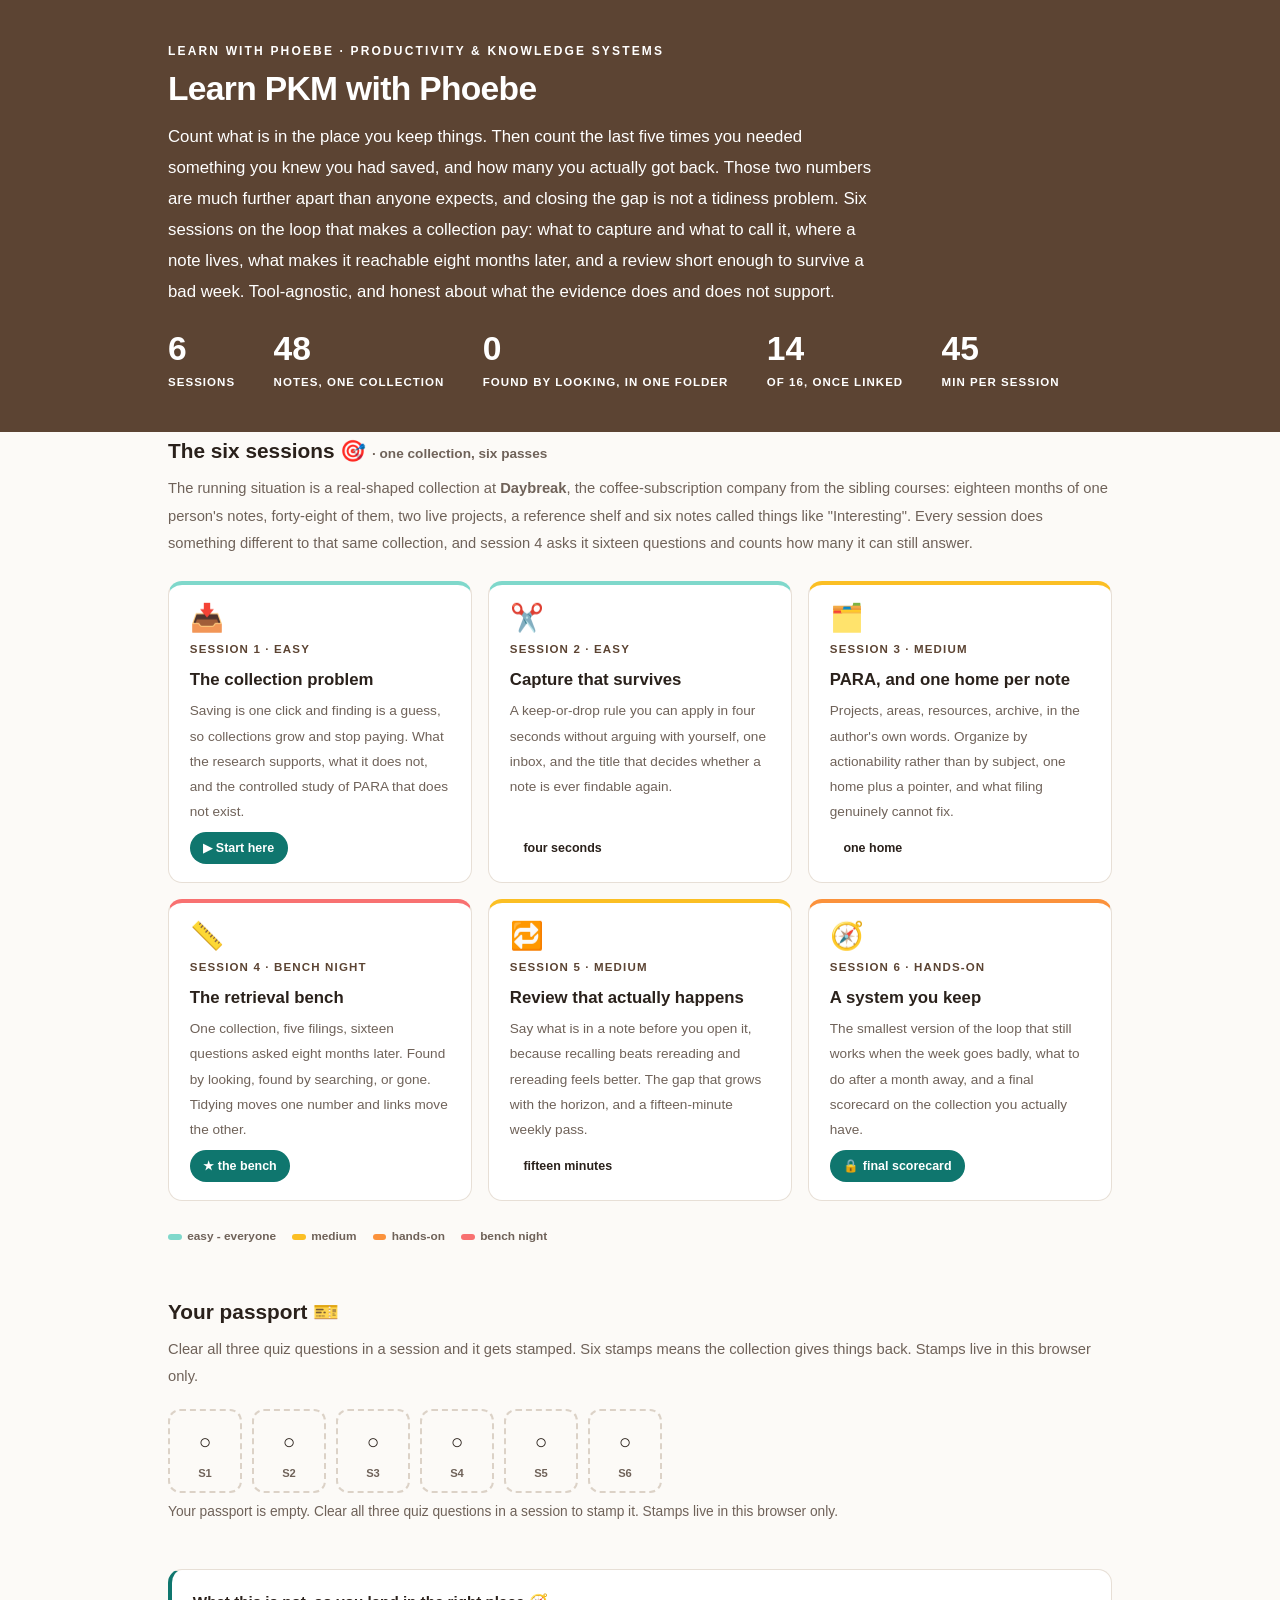
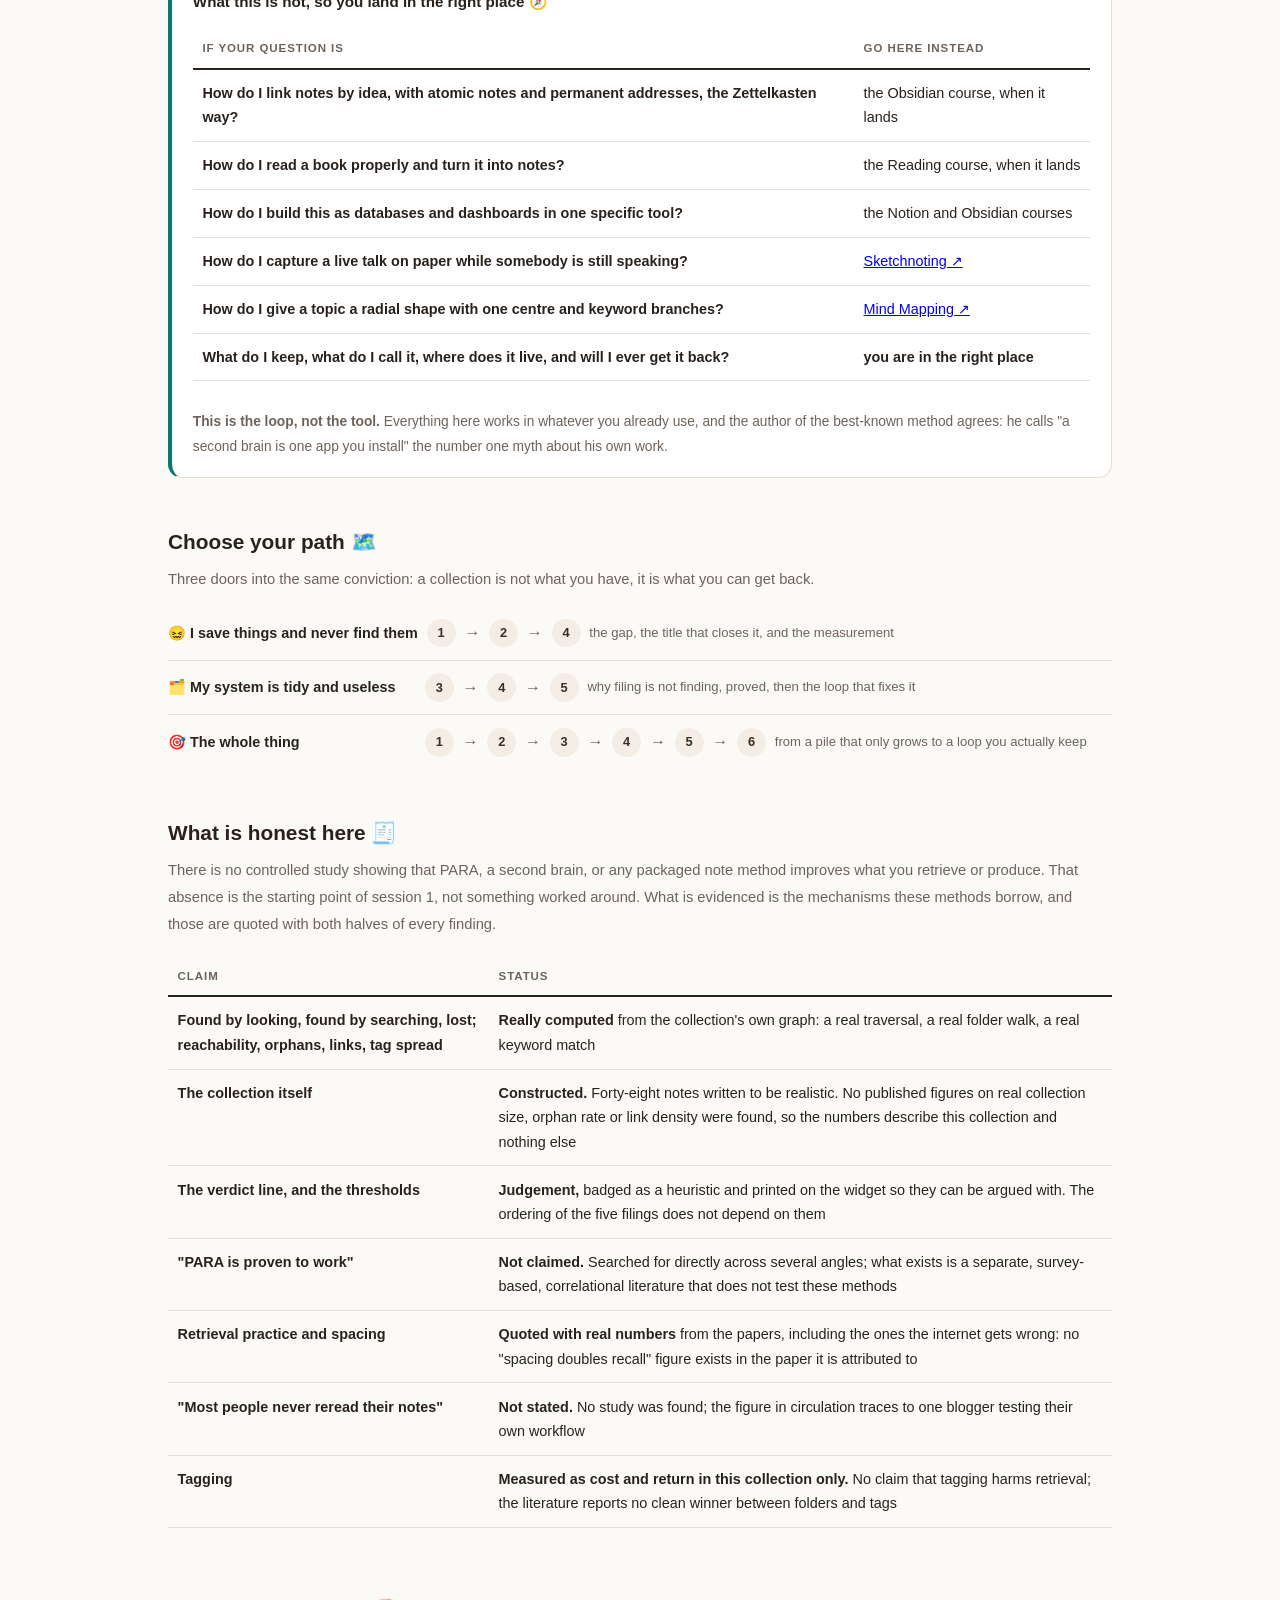
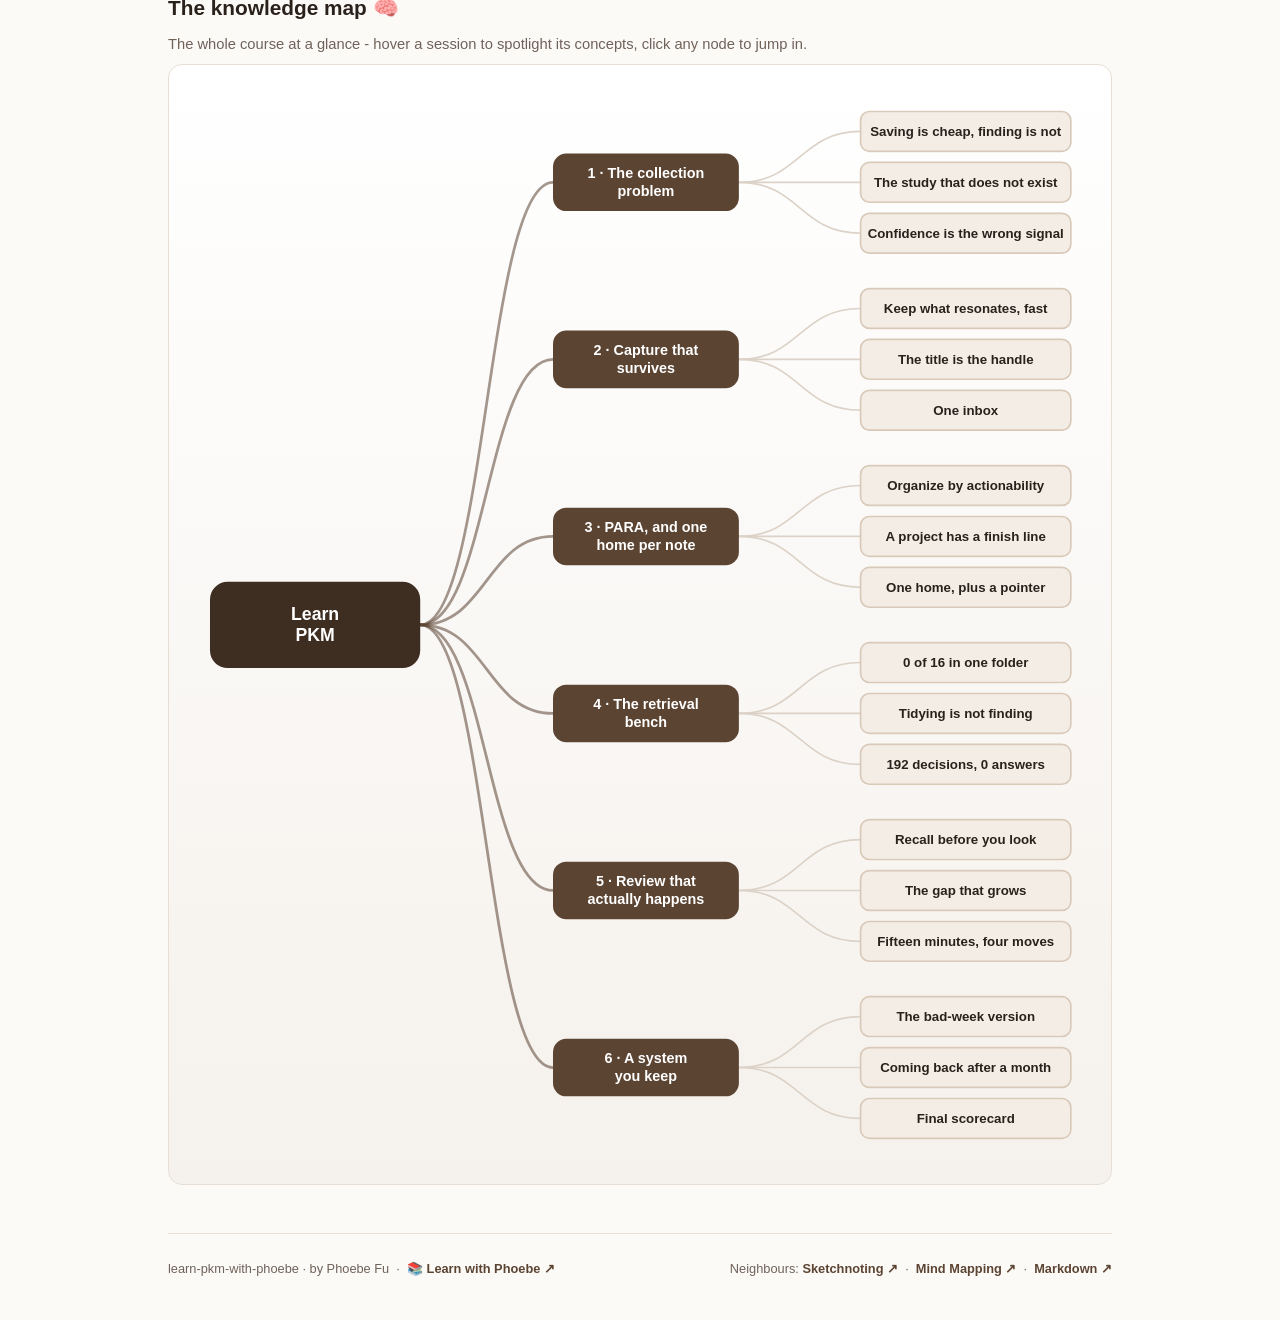
<file: index.html>
<!DOCTYPE html>
<html lang="en">
<head>
<meta charset="UTF-8">
<meta name="viewport" content="width=device-width, initial-scale=1.0">
<!-- social:start -->
<meta name="description" content="Six sessions on the loop that makes a note collection pay: capture, organize, retrieve, review - in any tool. With a bench that files one real collection five ways and counts what you could still get back eight months later. Free, by Phoebe Fu.">
<meta property="og:type" content="website">
<meta property="og:site_name" content="Learn with Phoebe">
<meta property="og:title" content="Learn PKM with Phoebe">
<meta property="og:description" content="One big folder answers zero of sixteen questions by looking. Sorting into topics fixes tidiness and not retrieval. Thirty-seven links fix both.">
<meta property="og:url" content="https://phoebefu6.github.io/learn-pkm-with-phoebe/">
<meta property="og:image" content="https://phoebefu6.github.io/learn-pkm-with-phoebe/assets/og-cover.png">
<meta property="og:image:width" content="1200">
<meta property="og:image:height" content="630">
<meta name="twitter:card" content="summary_large_image">
<meta name="twitter:title" content="Learn PKM with Phoebe">
<meta name="twitter:description" content="Six sessions on capture, organize, retrieve and review, with a bench that measures what a collection can still give back.">
<meta name="twitter:image" content="https://phoebefu6.github.io/learn-pkm-with-phoebe/assets/og-cover.png">
<!-- social:end -->
<title>Learn PKM with Phoebe</title>
<link rel="stylesheet" href="assets/style.css?v=24">
<style>

  .stats-row { display: flex; gap: 2.4rem; margin-top: 1.5rem; flex-wrap: wrap; }
  .stat b { display: block; font-size: 2.1rem; font-weight: 800; line-height: 1.05; font-variant-numeric: tabular-nums; }
  .stat span { font-size: .72rem; opacity: 1; text-transform: uppercase; letter-spacing: .09em; font-weight: 600; }

  .course-grid { display: grid; grid-template-columns: repeat(auto-fit, minmax(17rem, 1fr)); gap: 1rem; margin-top: 1.5rem; }
  .course-card {
    border: 1px solid var(--hairline);
    border-top: 4px solid var(--diff, var(--indigo));
    border-radius: var(--radius);
    padding: 1.2rem 1.3rem 1.1rem;
    display: flex;
    flex-direction: column;
    gap: .5rem;
    text-decoration: none;
    color: var(--ink);
    background: #fff;
    transition: box-shadow .15s ease, border-color .15s ease, transform .15s ease;
    position: relative;
  }
  .course-card:hover { border-color: var(--indigo-soft); border-top-color: var(--diff, var(--indigo)); box-shadow: 0 8px 28px rgba(92,68,51,.14); transform: translateY(-3px); }
  .course-card .cicon { font-size: 1.7rem; line-height: 1; }
  .course-card .cnum { font-size: .72rem; font-weight: 700; color: var(--indigo); text-transform: uppercase; letter-spacing: .1em; }
  .course-card h3 { font-size: 1.05rem; font-weight: 800; line-height: 1.3; }
  .course-card p { font-size: .85rem; color: var(--muted); flex: 1; }
  .course-card .meta { display: flex; gap: .4rem; flex-wrap: wrap; }

  .diff-legend { display: flex; gap: 1rem; margin-top: 1.6rem; font-size: .74rem; color: var(--muted); font-weight: 600; flex-wrap: wrap; }
  .diff-legend i { display: inline-block; width: .85rem; height: .35rem; border-radius: 999px; margin-right: .35rem; vertical-align: middle; }

  .paths { margin-top: 2.6rem; }
  .paths h2 { font-size: 1.3rem; font-weight: 800; margin-bottom: .3rem; }
  .paths .plede { color: var(--muted); font-size: .92rem; margin-bottom: .8rem; }
  .path { display: flex; gap: .55rem; align-items: center; padding: .75rem 0; border-bottom: .5px solid var(--hairline); flex-wrap: wrap; }
  .path:last-child { border-bottom: none; }
  .path b { min-width: 15.5rem; font-size: .9rem; }
  .path .pstep { background: var(--indigo-50); color: var(--indigo-deep); border-radius: 999px; padding: .16rem .68rem; font-weight: 700; font-size: .8rem; text-decoration: none; transition: all .12s ease; }
  .path .pstep:hover { background: var(--indigo); color: #fff; }
  .path .parr { color: var(--muted); font-weight: 700; }

  .mm-section { margin-top: 1.6rem; }
  .mm-section h2 { font-size: 1.3rem; font-weight: 800; margin-bottom: .2rem; }
  .mm-section .mm-lede { color: var(--muted); font-size: .92rem; margin-bottom: .4rem; }
  .mm-wrap { border: 1px solid var(--hairline); border-radius: var(--radius); background: linear-gradient(180deg,#fff,#F5F1EC); padding: .6rem; overflow-x: auto; }
  .mm-svg { width: 100%; height: auto; display: block; max-width: 60rem; margin: 0 auto; min-width: 34rem; }
  .mm-link { cursor: pointer; text-decoration: none; }
  .mm-node rect { transition: opacity .15s ease, filter .15s ease; }
  .mm-node text { pointer-events: none; }
  .mm-link:hover .mm-node rect { filter: brightness(1.06); }
  .mm-edge { transition: opacity .15s ease; }

  .not-this { border: 1px solid var(--hairline); border-left: 4px solid var(--jade); border-radius: var(--radius); background: #fff; padding: 1.1rem 1.3rem; margin-top: 1.2rem; }
  .not-this h3 { font-size: .95rem; font-weight: 800; margin-bottom: .5rem; }
</style>
</head>
<body>

<header class="masthead">
  <div class="wrap">
    <div class="eyebrow">Learn with Phoebe · Productivity &amp; Knowledge Systems</div>
    <h1>Learn <span class="accent">PKM</span> with Phoebe</h1>
    <p class="sub">Count what is in the place you keep things. Then count the last five times you needed something you knew you had saved, and how many you actually got back. Those two numbers are much further apart than anyone expects, and closing the gap is not a tidiness problem. Six sessions on the loop that makes a collection pay: what to capture and what to call it, where a note lives, what makes it reachable eight months later, and a review short enough to survive a bad week. Tool-agnostic, and honest about what the evidence does and does not support.</p>
    <div class="stats-row">
      <div class="stat"><b data-count="6">6</b><span>sessions</span></div>
      <div class="stat"><b data-count="48">48</b><span>notes, one collection</span></div>
      <div class="stat"><b data-count="0">0</b><span>found by looking, in one folder</span></div>
      <div class="stat"><b data-count="14">14</b><span>of 16, once linked</span></div>
      <div class="stat"><b data-count="45">45</b><span>min per session</span></div>
    </div>
  </div>
</header>

<main class="wrap">

  <section class="section">
    <div class="paths" style="margin-top:0">
      <h2>The six sessions 🎯 <span style="font-size:.85rem;font-weight:600;color:var(--muted)">· one collection, six passes</span></h2>
      <p class="plede">The running situation is a real-shaped collection at <strong>Daybreak</strong>, the coffee-subscription company from the sibling courses: eighteen months of one person's notes, forty-eight of them, two live projects, a reference shelf and six notes called things like "Interesting". Every session does something different to that same collection, and session 4 asks it sixteen questions and counts how many it can still answer.</p>
    </div>

    <div class="course-grid">
      <a class="course-card" href="courses/01-the-collection-problem.html" style="--diff:#7FD8CB">
        <span class="cicon">📥</span>
        <span class="cnum">Session 1 · easy</span>
        <h3>The collection problem</h3>
        <p>Saving is one click and finding is a guess, so collections grow and stop paying. What the research supports, what it does not, and the controlled study of PARA that does not exist.</p>
        <span class="meta"><span class="pill amber">▶ Start here</span></span>
      </a>
      <a class="course-card" href="courses/02-capture-that-survives.html" style="--diff:#7FD8CB">
        <span class="cicon">✂️</span>
        <span class="cnum">Session 2 · easy</span>
        <h3>Capture that survives</h3>
        <p>A keep-or-drop rule you can apply in four seconds without arguing with yourself, one inbox, and the title that decides whether a note is ever findable again.</p>
        <span class="meta"><span class="pill">four seconds</span></span>
      </a>
      <a class="course-card" href="courses/03-para-and-one-home.html" style="--diff:#FBBF24">
        <span class="cicon">🗂️</span>
        <span class="cnum">Session 3 · medium</span>
        <h3>PARA, and one home per note</h3>
        <p>Projects, areas, resources, archive, in the author's own words. Organize by actionability rather than by subject, one home plus a pointer, and what filing genuinely cannot fix.</p>
        <span class="meta"><span class="pill">one home</span></span>
      </a>
      <a class="course-card" href="courses/04-the-retrieval-bench.html" style="--diff:#F87171">
        <span class="cicon">📏</span>
        <span class="cnum">Session 4 · bench night</span>
        <h3>The retrieval bench</h3>
        <p>One collection, five filings, sixteen questions asked eight months later. Found by looking, found by searching, or gone. Tidying moves one number and links move the other.</p>
        <span class="meta"><span class="pill amber">★ the bench</span></span>
      </a>
      <a class="course-card" href="courses/05-review-that-actually-happens.html" style="--diff:#FBBF24">
        <span class="cicon">🔁</span>
        <span class="cnum">Session 5 · medium</span>
        <h3>Review that actually happens</h3>
        <p>Say what is in a note before you open it, because recalling beats rereading and rereading feels better. The gap that grows with the horizon, and a fifteen-minute weekly pass.</p>
        <span class="meta"><span class="pill">fifteen minutes</span></span>
      </a>
      <a class="course-card" href="courses/06-a-system-you-keep.html" style="--diff:#FB923C">
        <span class="cicon">🧭</span>
        <span class="cnum">Session 6 · hands-on</span>
        <h3>A system you keep</h3>
        <p>The smallest version of the loop that still works when the week goes badly, what to do after a month away, and a final scorecard on the collection you actually have.</p>
        <span class="meta"><span class="pill amber">🔒 final scorecard</span></span>
      </a>
    </div>

    <div class="diff-legend">
      <span><i style="background:#7FD8CB"></i>easy - everyone</span>
      <span><i style="background:#FBBF24"></i>medium</span>
      <span><i style="background:#FB923C"></i>hands-on</span>
      <span><i style="background:#F87171"></i>bench night</span>
    </div>
  </section>

  <section class="section">
    <div class="paths" style="margin-top:0">
      <h2>Your passport 🎫</h2>
      <p class="plede">Clear all three quiz questions in a session and it gets stamped. Six stamps means the collection gives things back. Stamps live in this browser only.</p>
    </div>
    <div class="pp-strip"></div>
  </section>

  <section class="section">
    <div class="not-this">
      <h3>What this is not, so you land in the right place 🧭</h3>
      <table class="clean">
        <tr><th>If your question is</th><th>Go here instead</th></tr>
        <tr><td>How do I link notes by idea, with atomic notes and permanent addresses, the Zettelkasten way?</td><td>the Obsidian course, when it lands</td></tr>
        <tr><td>How do I read a book properly and turn it into notes?</td><td>the Reading course, when it lands</td></tr>
        <tr><td>How do I build this as databases and dashboards in one specific tool?</td><td>the Notion and Obsidian courses</td></tr>
        <tr><td>How do I capture a live talk on paper while somebody is still speaking?</td><td><a href="https://phoebefu6.github.io/learn-sketchnoting-with-phoebe/">Sketchnoting ↗</a></td></tr>
        <tr><td>How do I give a topic a radial shape with one centre and keyword branches?</td><td><a href="https://phoebefu6.github.io/learn-mind-mapping-with-phoebe/">Mind Mapping ↗</a></td></tr>
        <tr><td><strong>What do I keep, what do I call it, where does it live, and will I ever get it back?</strong></td><td><strong>you are in the right place</strong></td></tr>
      </table>
      <p style="margin-top:.7rem;font-size:.86rem;color:var(--muted)"><strong>This is the loop, not the tool.</strong> Everything here works in whatever you already use, and the author of the best-known method agrees: he calls "a second brain is one app you install" the number one myth about his own work.</p>
    </div>
  </section>

  <section class="section">
    <div class="paths">
      <h2>Choose your path 🗺️</h2>
      <p class="plede">Three doors into the same conviction: a collection is not what you have, it is what you can get back.</p>
      <div class="path"><b>😖 I save things and never find them</b>
        <a class="pstep" href="courses/01-the-collection-problem.html">1</a><span class="parr">→</span>
        <a class="pstep" href="courses/02-capture-that-survives.html">2</a><span class="parr">→</span>
        <a class="pstep" href="courses/04-the-retrieval-bench.html">4</a>
        <span style="font-size:.82rem;color:var(--muted)">the gap, the title that closes it, and the measurement</span>
      </div>
      <div class="path"><b>🗂️ My system is tidy and useless</b>
        <a class="pstep" href="courses/03-para-and-one-home.html">3</a><span class="parr">→</span>
        <a class="pstep" href="courses/04-the-retrieval-bench.html">4</a><span class="parr">→</span>
        <a class="pstep" href="courses/05-review-that-actually-happens.html">5</a>
        <span style="font-size:.82rem;color:var(--muted)">why filing is not finding, proved, then the loop that fixes it</span>
      </div>
      <div class="path"><b>🎯 The whole thing</b>
        <a class="pstep" href="courses/01-the-collection-problem.html">1</a><span class="parr">→</span>
        <a class="pstep" href="courses/02-capture-that-survives.html">2</a><span class="parr">→</span>
        <a class="pstep" href="courses/03-para-and-one-home.html">3</a><span class="parr">→</span>
        <a class="pstep" href="courses/04-the-retrieval-bench.html">4</a><span class="parr">→</span>
        <a class="pstep" href="courses/05-review-that-actually-happens.html">5</a><span class="parr">→</span>
        <a class="pstep" href="courses/06-a-system-you-keep.html">6</a>
        <span style="font-size:.82rem;color:var(--muted)">from a pile that only grows to a loop you actually keep</span>
      </div>
    </div>
  </section>

  <section class="section">
    <div class="paths" style="margin-top:0">
      <h2>What is honest here 🧾</h2>
      <p class="plede">There is no controlled study showing that PARA, a second brain, or any packaged note method improves what you retrieve or produce. That absence is the starting point of session 1, not something worked around. What is evidenced is the mechanisms these methods borrow, and those are quoted with both halves of every finding.</p>
    </div>
    <table class="clean">
      <tr><th>Claim</th><th>Status</th></tr>
      <tr><td>Found by looking, found by searching, lost; reachability, orphans, links, tag spread</td><td><strong>Really computed</strong> from the collection's own graph: a real traversal, a real folder walk, a real keyword match</td></tr>
      <tr><td>The collection itself</td><td><strong>Constructed.</strong> Forty-eight notes written to be realistic. No published figures on real collection size, orphan rate or link density were found, so the numbers describe this collection and nothing else</td></tr>
      <tr><td>The verdict line, and the thresholds</td><td><strong>Judgement,</strong> badged as a heuristic and printed on the widget so they can be argued with. The ordering of the five filings does not depend on them</td></tr>
      <tr><td>"PARA is proven to work"</td><td><strong>Not claimed.</strong> Searched for directly across several angles; what exists is a separate, survey-based, correlational literature that does not test these methods</td></tr>
      <tr><td>Retrieval practice and spacing</td><td><strong>Quoted with real numbers</strong> from the papers, including the ones the internet gets wrong: no "spacing doubles recall" figure exists in the paper it is attributed to</td></tr>
      <tr><td>"Most people never reread their notes"</td><td><strong>Not stated.</strong> No study was found; the figure in circulation traces to one blogger testing their own workflow</td></tr>
      <tr><td>Tagging</td><td><strong>Measured as cost and return in this collection only.</strong> No claim that tagging harms retrieval; the literature reports no clean winner between folders and tags</td></tr>
    </table>
  </section>

  <section class="section mm-section">
    <h2>The knowledge map 🧠</h2>
    <p class="mm-lede">The whole course at a glance - hover a session to spotlight its concepts, click any node to jump in.</p>
    <div class="mm-wrap"><div id="mindmap"></div></div>
  </section>

  <footer class="pagefoot">
    <span>learn-pkm-with-phoebe · by Phoebe Fu &nbsp;·&nbsp; 📚 <a href="https://phoebefu6.github.io/learn-with-phoebe/">Learn with Phoebe ↗</a></span>
    <span>Neighbours: <a href="https://phoebefu6.github.io/learn-sketchnoting-with-phoebe/">Sketchnoting ↗</a> &nbsp;·&nbsp; <a href="https://phoebefu6.github.io/learn-mind-mapping-with-phoebe/">Mind Mapping ↗</a> &nbsp;·&nbsp; <a href="https://phoebefu6.github.io/learn-markdown-with-phoebe/">Markdown ↗</a></span>
  </footer>

</main>

<script>
window.MINDMAP_DATA = {
  title: "Learn\nPKM",
  centerColor: "#3E2D21",
  sessions: [
    { label: "The collection\nproblem", href: "courses/01-the-collection-problem.html", color: "#7FD8CB",
      concepts: [
        { label: "Saving is cheap, finding is not", href: "courses/01-the-collection-problem.html" },
        { label: "The study that does not exist", href: "courses/01-the-collection-problem.html" },
        { label: "Confidence is the wrong signal", href: "courses/01-the-collection-problem.html" } ] },
    { label: "Capture that\nsurvives", href: "courses/02-capture-that-survives.html", color: "#7FD8CB",
      concepts: [
        { label: "Keep what resonates, fast", href: "courses/02-capture-that-survives.html" },
        { label: "The title is the handle", href: "courses/02-capture-that-survives.html" },
        { label: "One inbox", href: "courses/02-capture-that-survives.html" } ] },
    { label: "PARA, and one\nhome per note", href: "courses/03-para-and-one-home.html", color: "#FBBF24",
      concepts: [
        { label: "Organize by actionability", href: "courses/03-para-and-one-home.html" },
        { label: "A project has a finish line", href: "courses/03-para-and-one-home.html" },
        { label: "One home, plus a pointer", href: "courses/03-para-and-one-home.html" } ] },
    { label: "The retrieval\nbench", href: "courses/04-the-retrieval-bench.html", color: "#F87171",
      concepts: [
        { label: "0 of 16 in one folder", href: "courses/04-the-retrieval-bench.html" },
        { label: "Tidying is not finding", href: "courses/04-the-retrieval-bench.html" },
        { label: "192 decisions, 0 answers", href: "courses/04-the-retrieval-bench.html" } ] },
    { label: "Review that\nactually happens", href: "courses/05-review-that-actually-happens.html", color: "#FBBF24",
      concepts: [
        { label: "Recall before you look", href: "courses/05-review-that-actually-happens.html" },
        { label: "The gap that grows", href: "courses/05-review-that-actually-happens.html" },
        { label: "Fifteen minutes, four moves", href: "courses/05-review-that-actually-happens.html" } ] },
    { label: "A system\nyou keep", href: "courses/06-a-system-you-keep.html", color: "#FB923C",
      concepts: [
        { label: "The bad-week version", href: "courses/06-a-system-you-keep.html" },
        { label: "Coming back after a month", href: "courses/06-a-system-you-keep.html" },
        { label: "Final scorecard", href: "courses/06-a-system-you-keep.html" } ] }
  ]
};
</script>
<script src="assets/mindmap.js?v=1"></script>
<script src="assets/app.js?v=21"></script>
</body>
</html>
</file>
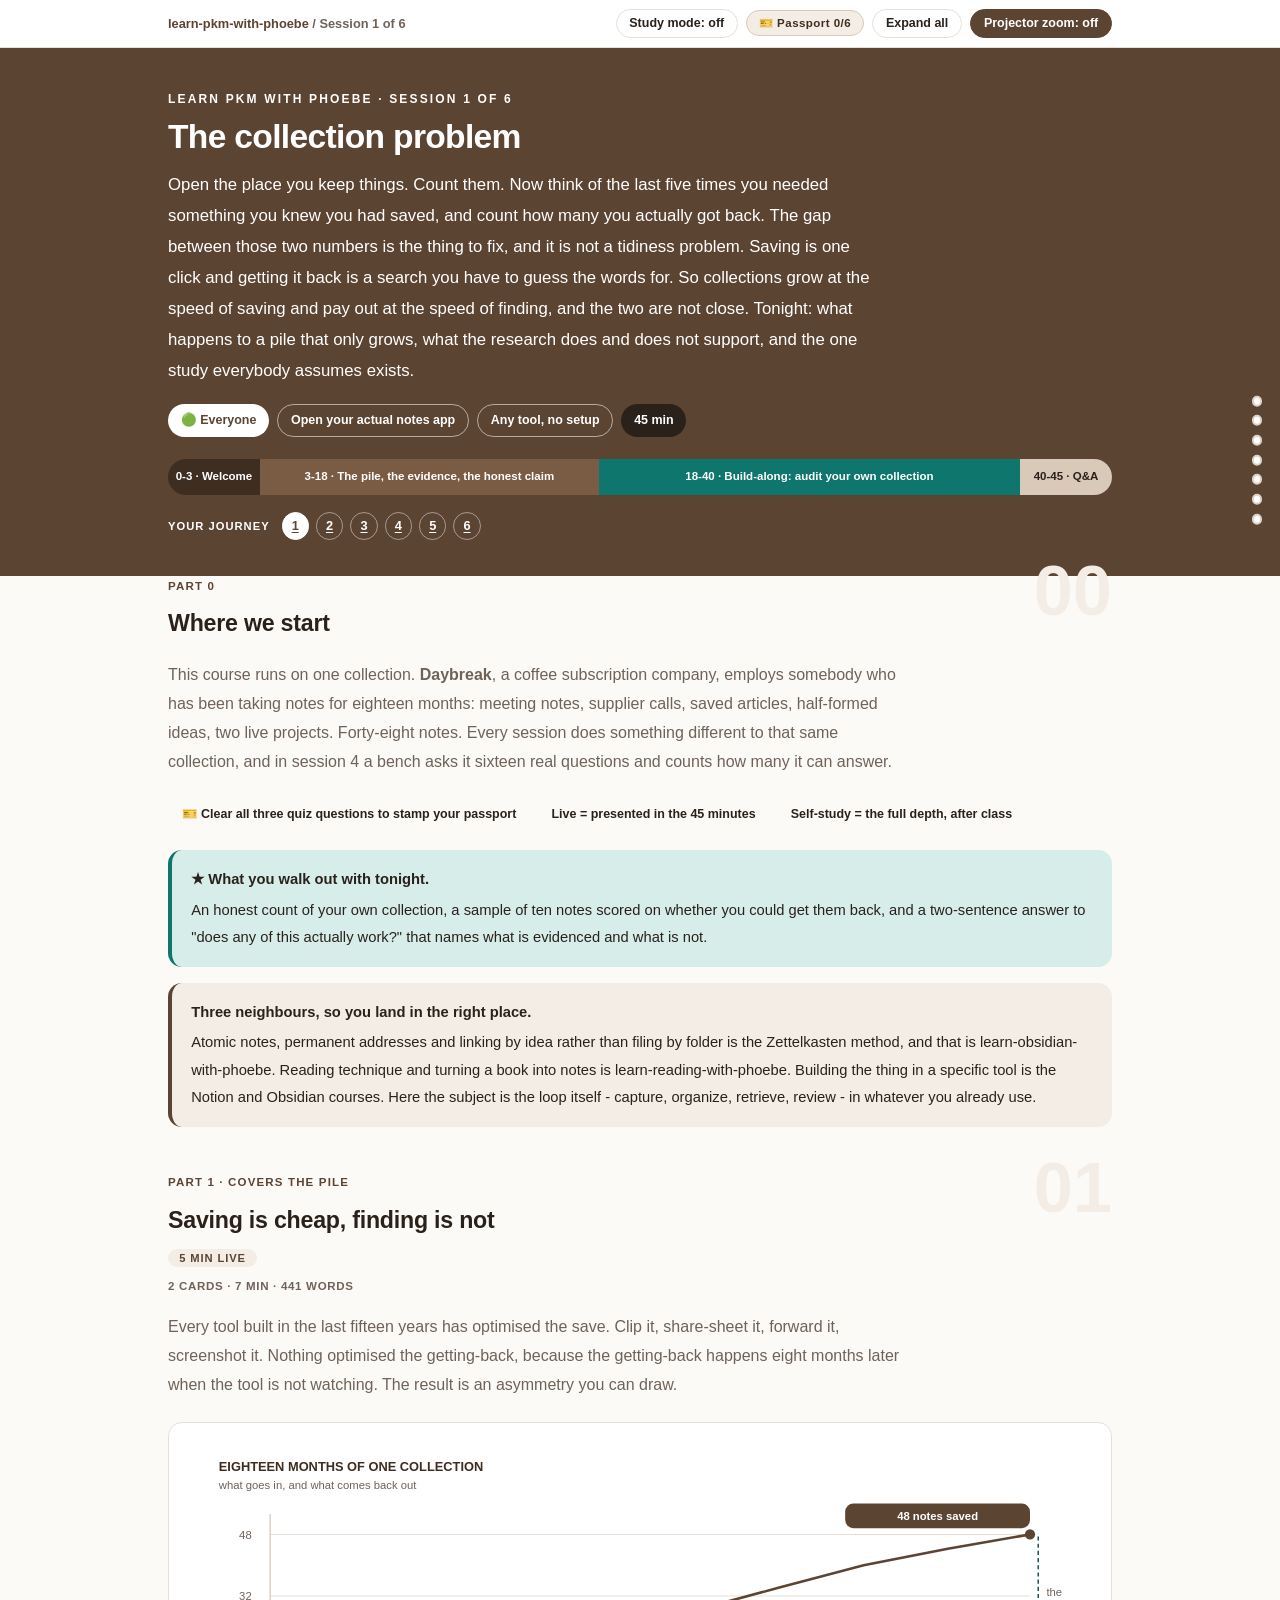
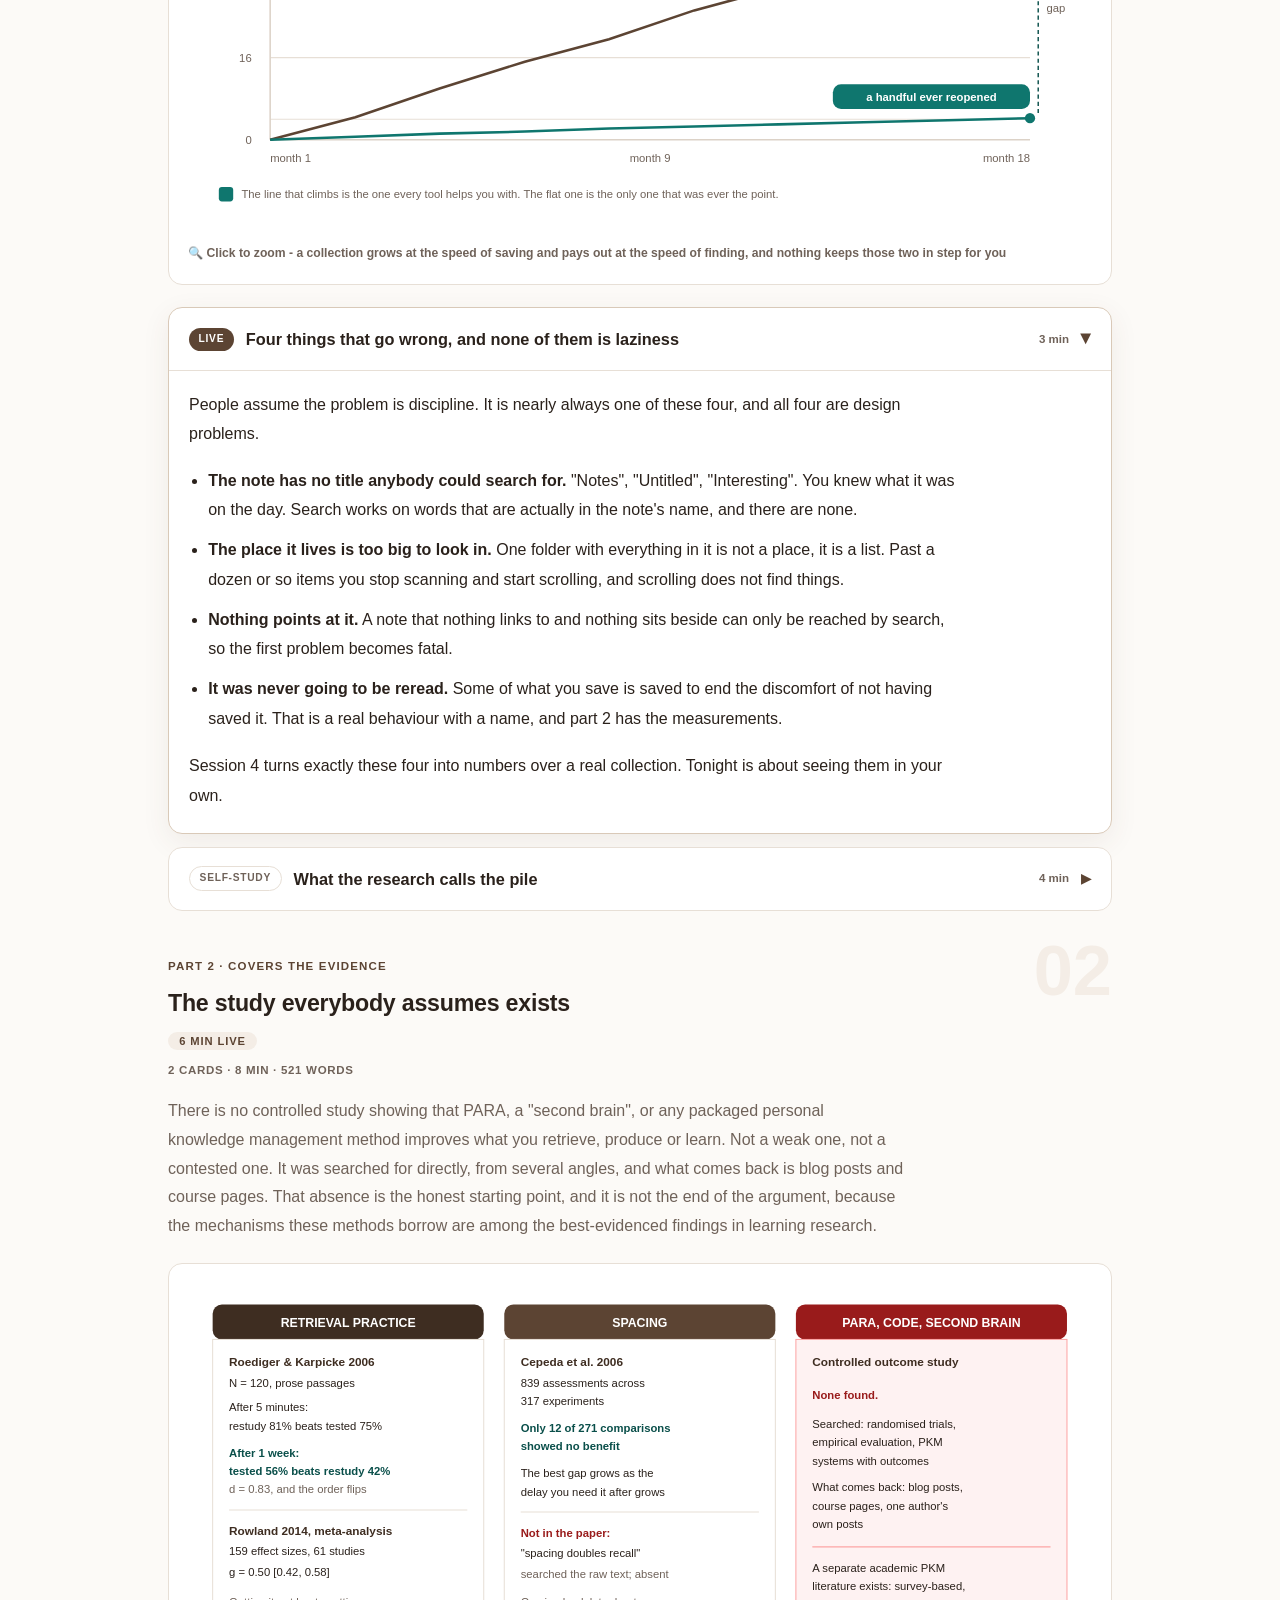
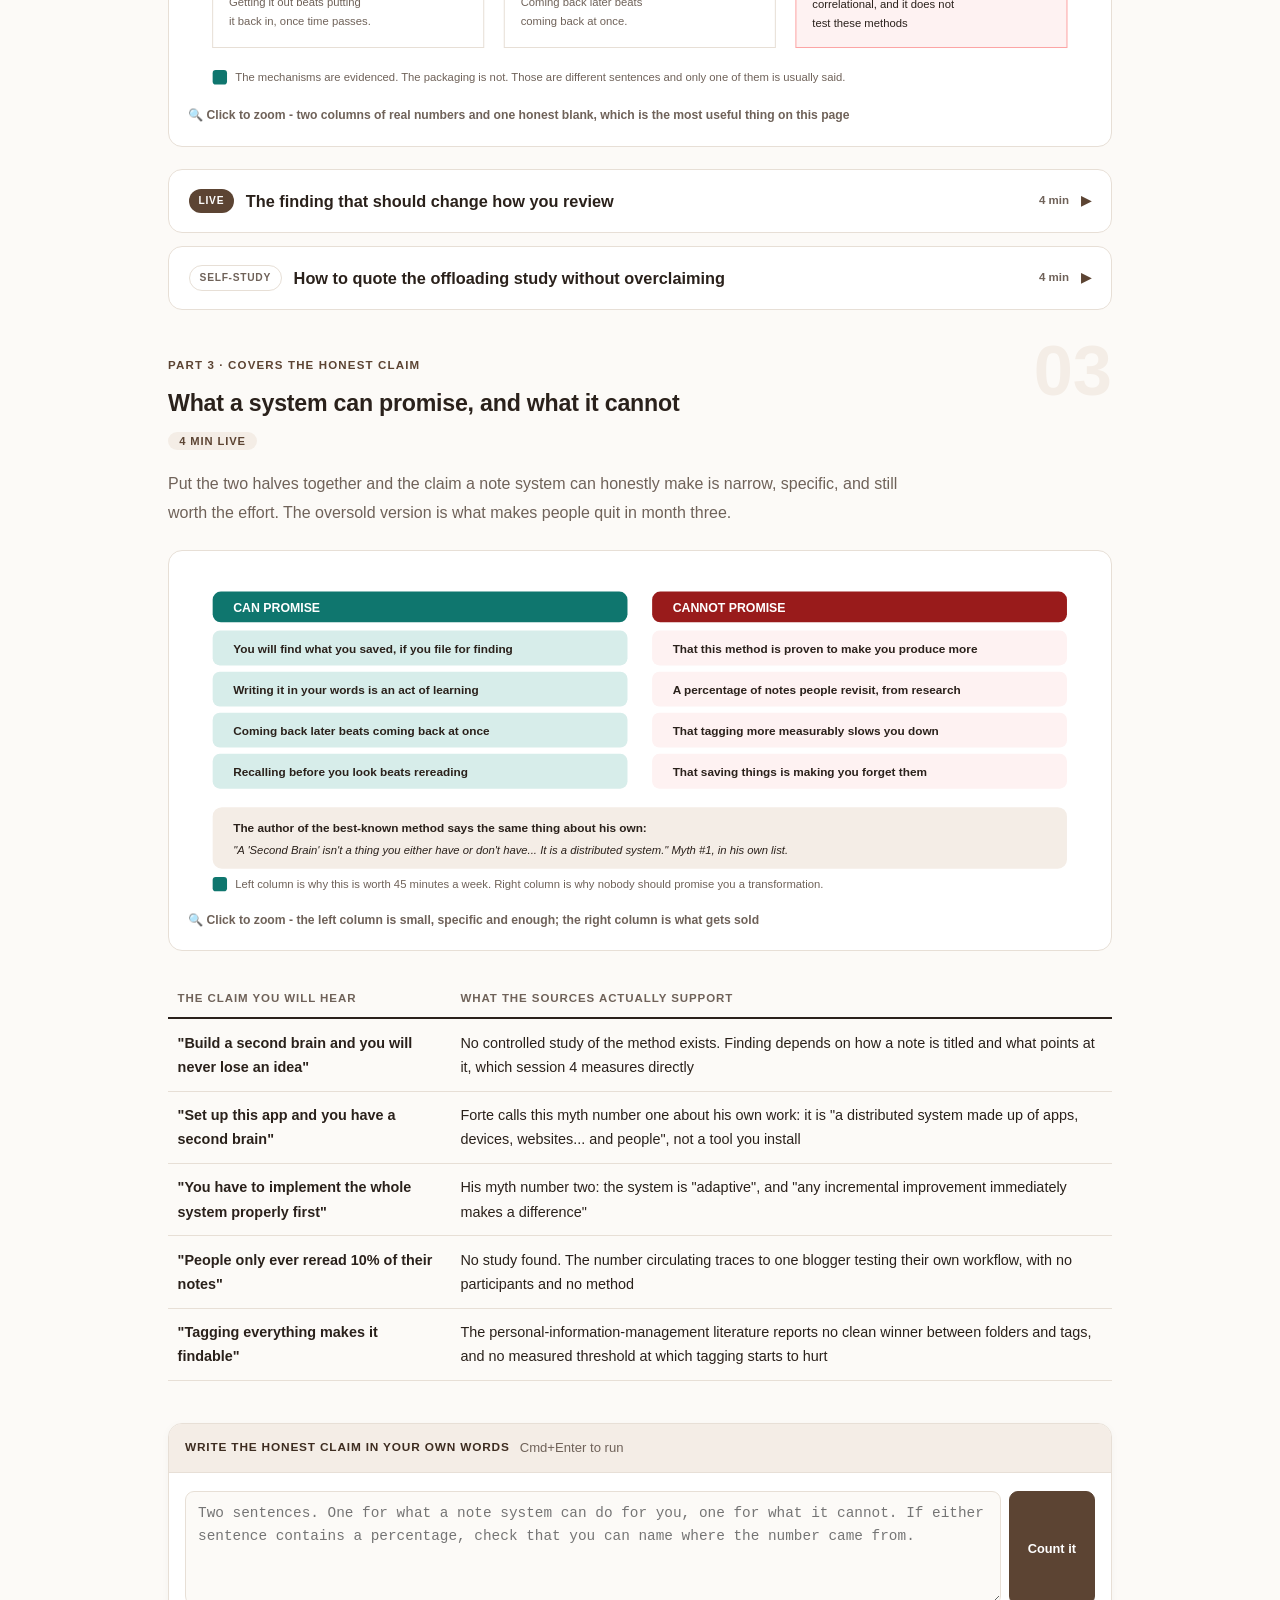
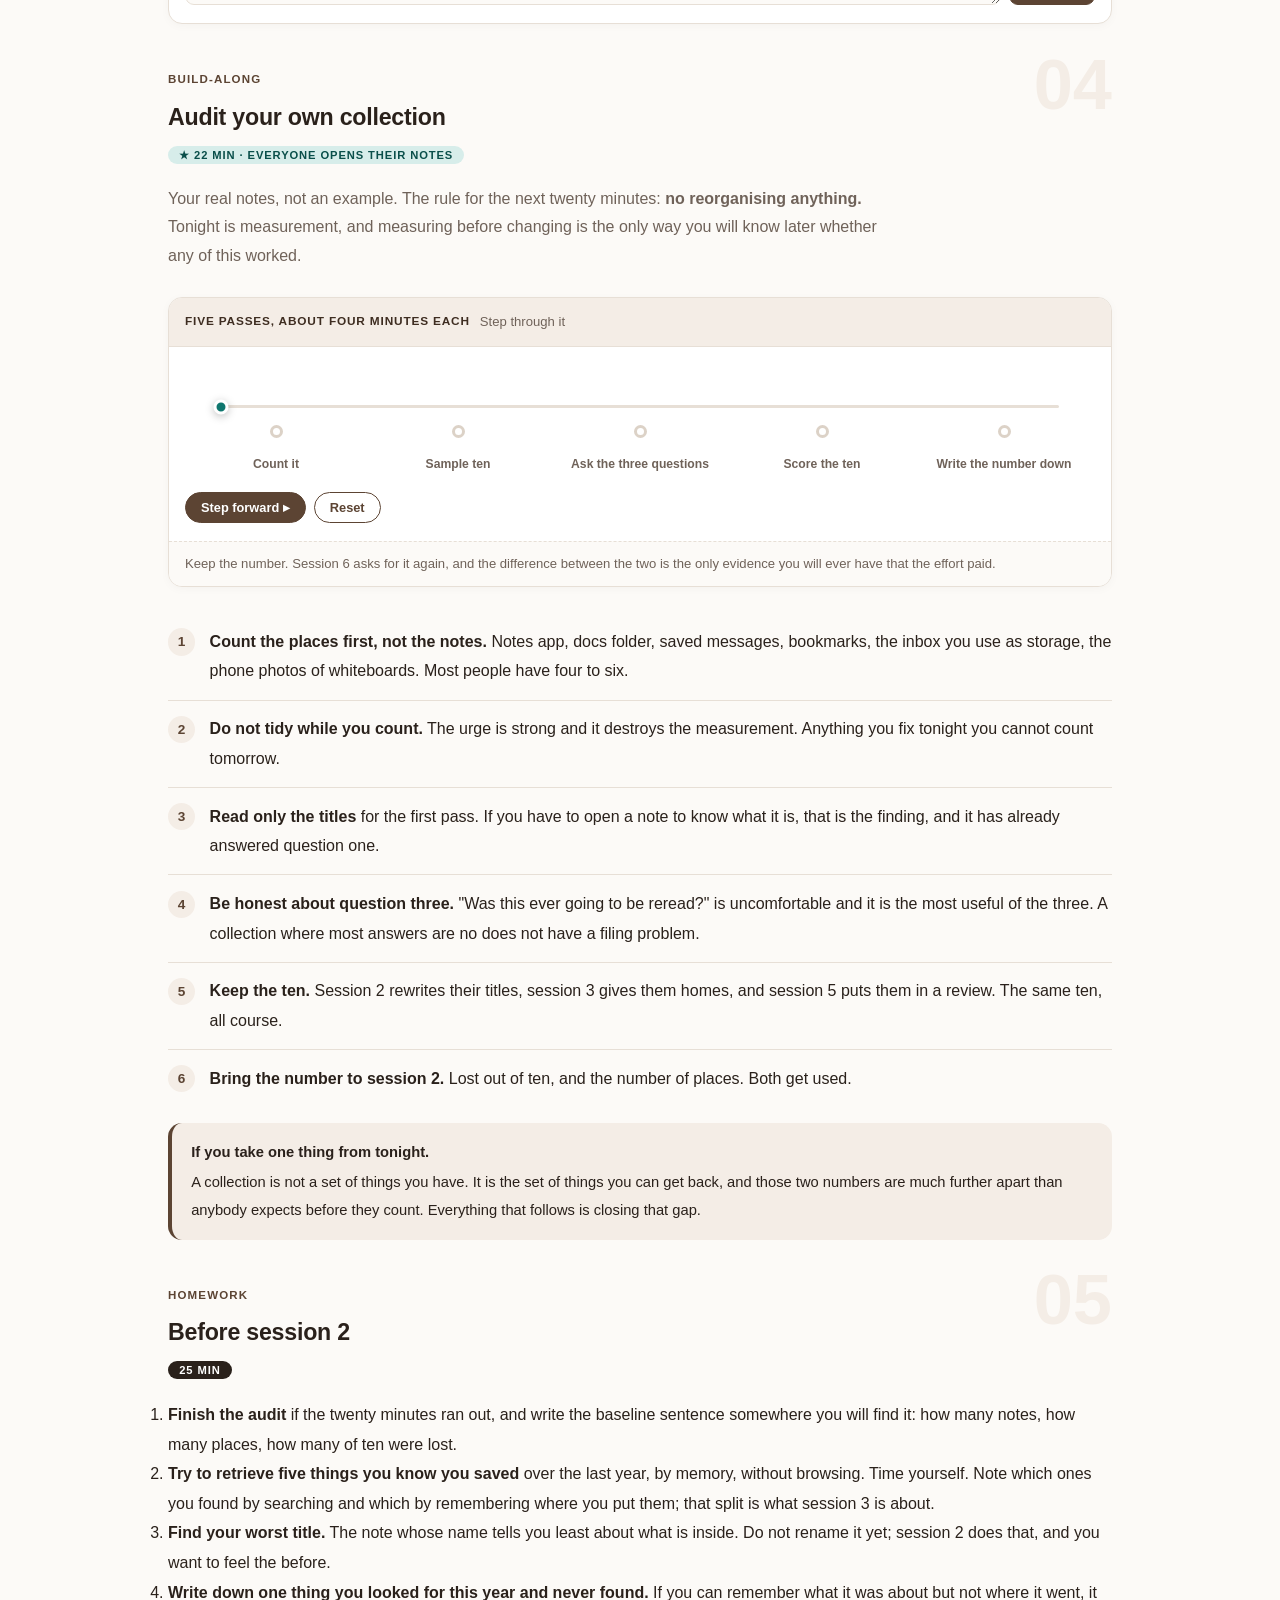
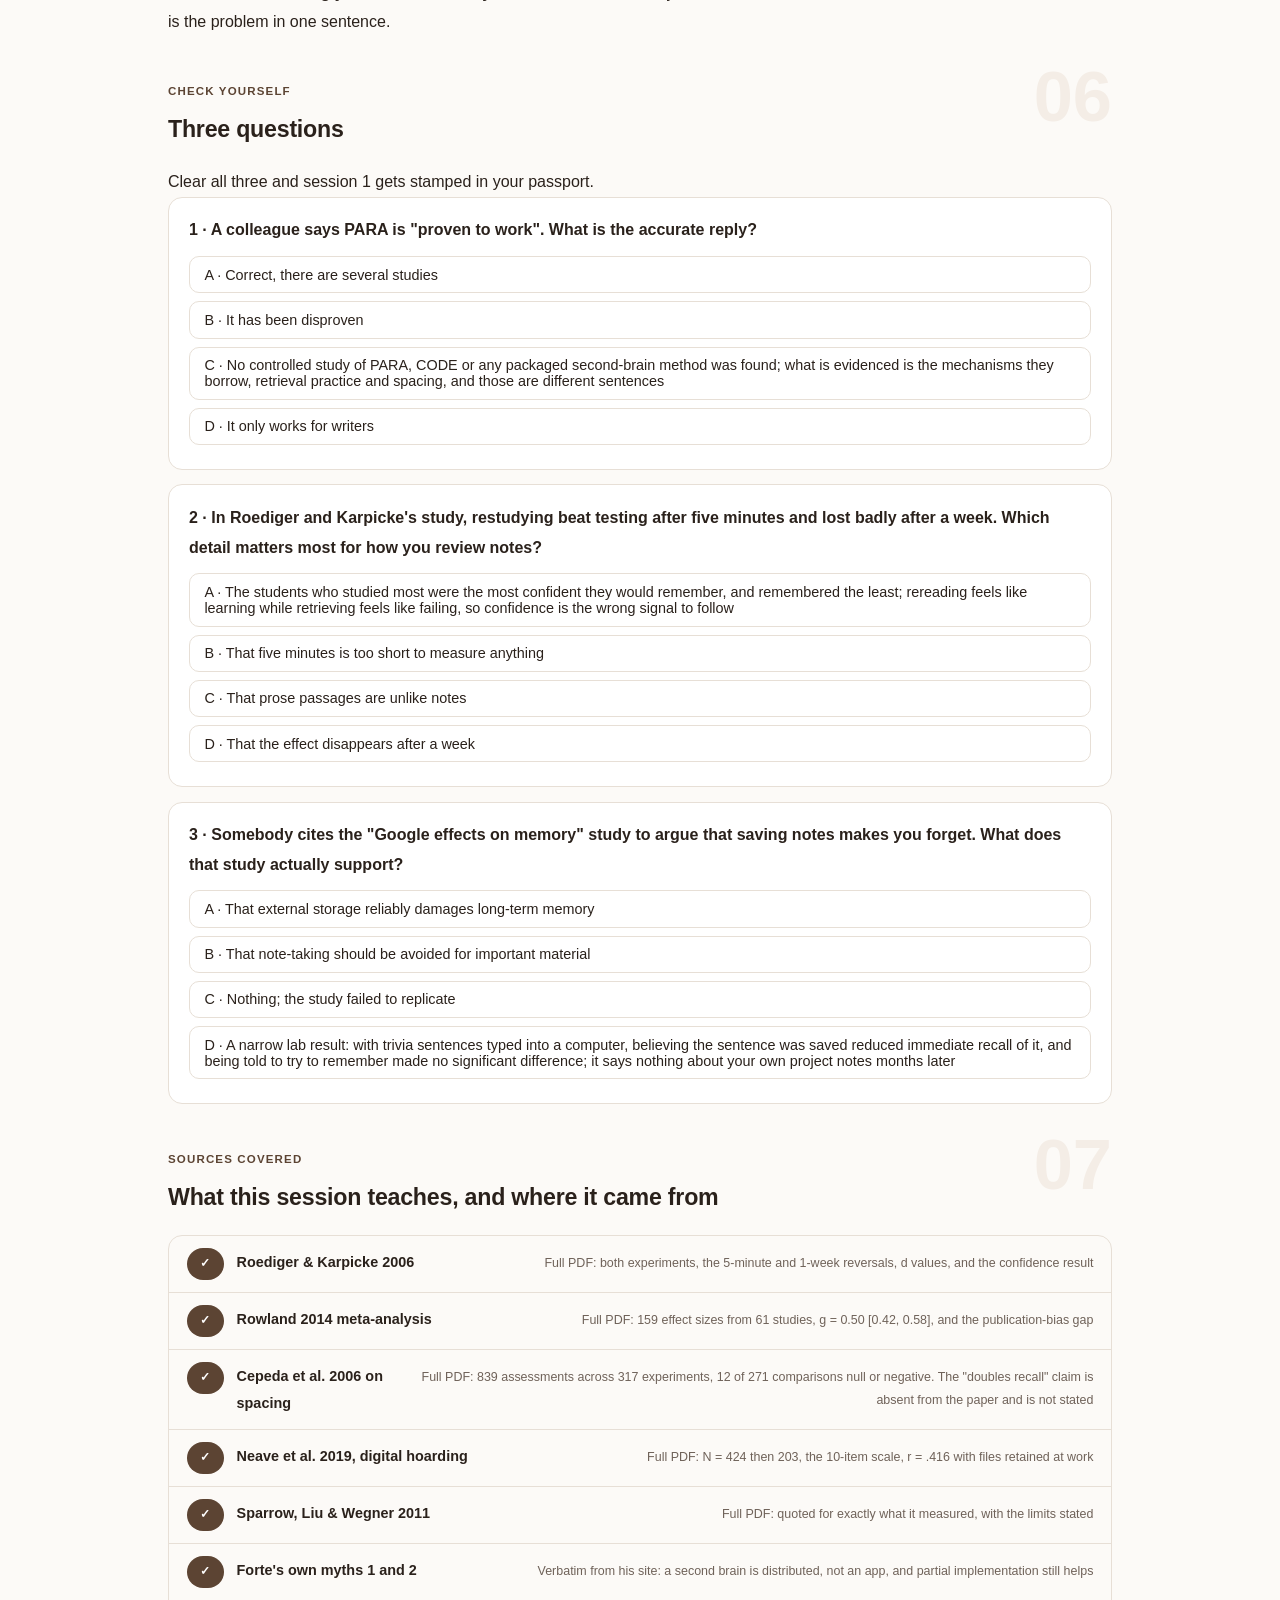
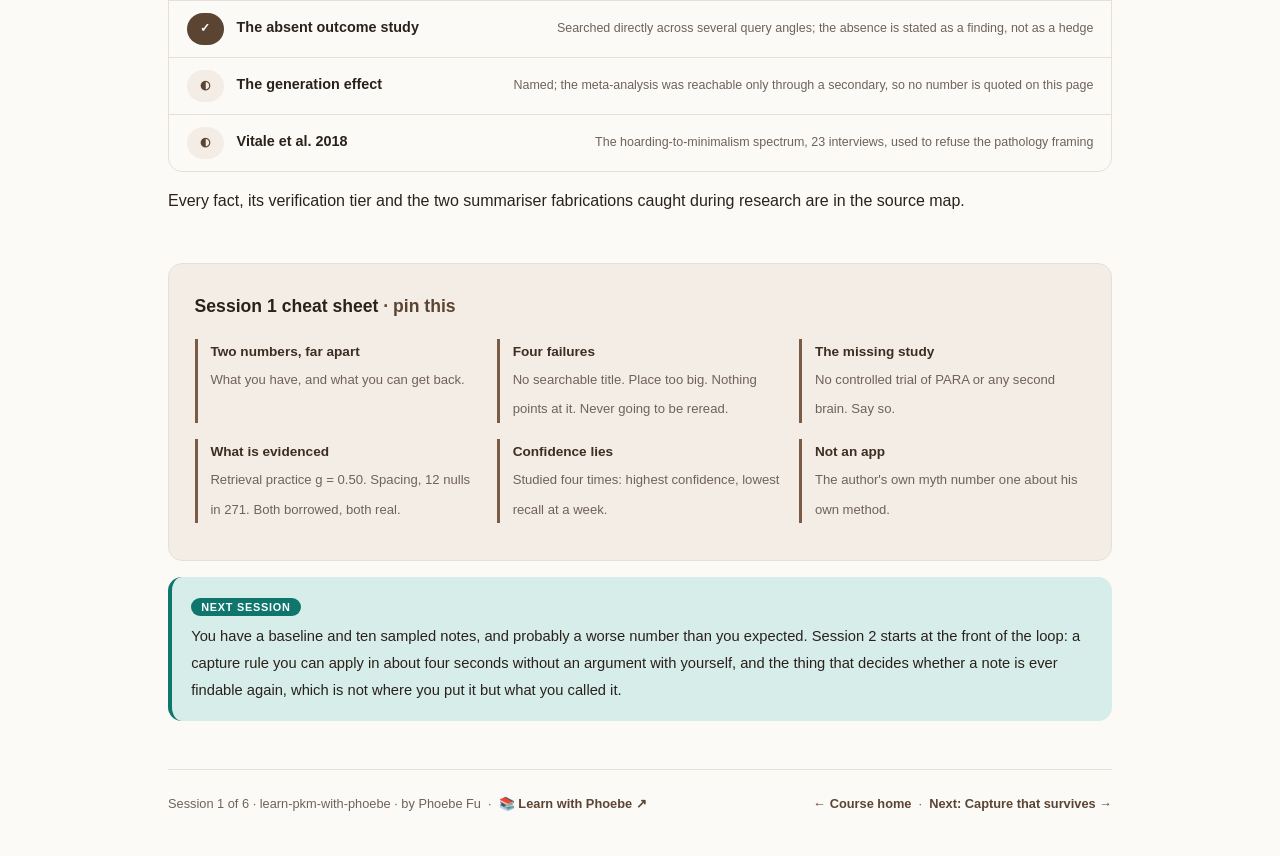
<file: courses/01-the-collection-problem.html>
<!DOCTYPE html>
<html lang="en">
<head>
<meta charset="UTF-8">
<meta name="viewport" content="width=device-width, initial-scale=1.0">
<!-- social:start -->
<meta name="description" content="Session 1 of 6. Saving is easy and getting it back is not, so collections grow and stop paying. What the evidence says about that - including the controlled study of PARA that does not exist, and the three findings a note system can honestly stand on.">
<meta property="og:type" content="article">
<meta property="og:site_name" content="Learn with Phoebe">
<meta property="og:title" content="The collection problem - learn PKM with phoebe">
<meta property="og:description" content="Session 1 of 6. Nobody has ever run a controlled study of PARA or of any second-brain method. That absence is the honest starting point, and there is still plenty to stand on.">
<meta property="og:url" content="https://phoebefu6.github.io/learn-pkm-with-phoebe/courses/01-the-collection-problem.html">
<meta property="og:image" content="https://phoebefu6.github.io/learn-pkm-with-phoebe/assets/og-cover.png">
<meta property="og:image:width" content="1200">
<meta property="og:image:height" content="630">
<meta name="twitter:card" content="summary_large_image">
<meta name="twitter:title" content="The collection problem - learn PKM with phoebe">
<meta name="twitter:description" content="Session 1 of 6. Why the pile stops paying, and what the evidence actually supports.">
<meta name="twitter:image" content="https://phoebefu6.github.io/learn-pkm-with-phoebe/assets/og-cover.png">
<!-- social:end -->
<title>Session 1 · The collection problem - learn PKM with phoebe</title>
<link rel="stylesheet" href="../assets/style.css?v=23">
</head>
<body>

<div class="toolbar">
  <div class="wrap">
    <span class="crumb"><a href="../index.html">learn-pkm-with-phoebe</a> / Session 1 of 6</span>
    <button class="btn" id="toggle-all" type="button">Expand all</button>
    <button class="btn primary" id="zoom-toggle" type="button">Projector zoom: off</button>
  </div>
</div>

<header class="masthead">
  <div class="wrap">
    <div class="eyebrow">Learn PKM with Phoebe · Session 1 of 6</div>
    <h1>The collection <span class="accent">problem</span></h1>
    <p class="sub">Open the place you keep things. Count them. Now think of the last five times you needed something you knew you had saved, and count how many you actually got back. The gap between those two numbers is the thing to fix, and it is not a tidiness problem. Saving is one click and getting it back is a search you have to guess the words for. So collections grow at the speed of saving and pay out at the speed of finding, and the two are not close. Tonight: what happens to a pile that only grows, what the research does and does not support, and the one study everybody assumes exists.</p>
    <div class="chip-row">
      <span class="chip level">🟢 Everyone</span>
      <span class="chip audience">Open your actual notes app</span>
      <span class="chip audience">Any tool, no setup</span>
      <span class="chip time">45 min</span>
    </div>
    <div class="agenda">
      <span class="a1" style="flex:1">0-3 · Welcome</span>
      <span class="a2" style="flex:4">3-18 · The pile, the evidence, the honest claim</span>
      <span class="a3" style="flex:5">18-40 · Build-along: audit your own collection</span>
      <span class="a4" style="flex:1">40-45 · Q&amp;A</span>
    </div>
  </div>
</header>

<main class="wrap">

  <section class="section" id="intro">
    <div class="section-kicker">
      <span class="klabel">Part 0</span>
      <h2>Where we start</h2>
    </div>
    <p class="lede">This course runs on one collection. <strong>Daybreak</strong>, a coffee subscription company, employs somebody who has been taking notes for eighteen months: meeting notes, supplier calls, saved articles, half-formed ideas, two live projects. Forty-eight notes. Every session does something different to that same collection, and in session 4 a bench asks it sixteen real questions and counts how many it can answer.</p>

    <div class="legend">
      <span class="pill">🎫 Clear all three quiz questions to stamp your passport</span>
      <span class="pill">Live = presented in the 45 minutes</span>
      <span class="pill">Self-study = the full depth, after class</span>
    </div>

    <div class="callout win">
      <p><strong>★ What you walk out with tonight.</strong> An honest count of your own collection, a sample of ten notes scored on whether you could get them back, and a two-sentence answer to "does any of this actually work?" that names what is evidenced and what is not.</p>
    </div>

    <div class="callout tip">
      <p><strong>Three neighbours, so you land in the right place.</strong> Atomic notes, permanent addresses and linking by idea rather than filing by folder is the Zettelkasten method, and that is <span class="mono">learn-obsidian-with-phoebe</span>. Reading technique and turning a book into notes is <span class="mono">learn-reading-with-phoebe</span>. Building the thing in a specific tool is the Notion and Obsidian courses. Here the subject is the loop itself - capture, organize, retrieve, review - in whatever you already use.</p>
    </div>
  </section>

  <section class="section" id="part-1">
    <div class="section-kicker">
      <span class="klabel">Part 1 · covers the pile</span>
      <h2>Saving is cheap, finding is not</h2>
      <span class="tag concept">5 min live</span>
    </div>
    <p class="lede">Every tool built in the last fifteen years has optimised the save. Clip it, share-sheet it, forward it, screenshot it. Nothing optimised the getting-back, because the getting-back happens eight months later when the tool is not watching. The result is an asymmetry you can draw.</p>

    <figure class="zoomable">
      <svg viewBox="0 0 880 380" xmlns="http://www.w3.org/2000/svg" role="img" aria-label="Two lines over eighteen months: notes saved climbing steadily to forty-eight, and notes retrieved staying almost flat, with the widening gap between them labelled as the collection problem">
        <style>
          .p1aH { font: 800 12.5px Inter, sans-serif; fill: #3E2D21; }
          .p1aB { font: 400 11px Inter, sans-serif; fill: #2A211B; }
          .p1aN { font: 400 11px Inter, sans-serif; fill: #6F6259; }
          .p1aW { font: 700 11px Inter, sans-serif; fill: #FFFFFF; }
          .p1aL { fill: none; stroke: #5C4433; stroke-width: 2.5; }
          .p1aJ { fill: none; stroke: #0F766E; stroke-width: 2.5; }
          .p1aG { stroke: #E7DFD6; stroke-width: 1; }
        </style>

        <text class="p1aH" x="30" y="28">EIGHTEEN MONTHS OF ONE COLLECTION</text>
        <text class="p1aN" x="30" y="46">what goes in, and what comes back out</text>

        <line class="p1aG" x1="80" y1="90" x2="820" y2="90"/>
        <line class="p1aG" x1="80" y1="150" x2="820" y2="150"/>
        <line class="p1aG" x1="80" y1="210" x2="820" y2="210"/>
        <line class="p1aG" x1="80" y1="270" x2="820" y2="270"/>
        <line x1="80" y1="290" x2="820" y2="290" stroke="#DCD2C7" stroke-width="1.5"/>
        <line x1="80" y1="70" x2="80" y2="290" stroke="#DCD2C7" stroke-width="1.5"/>

        <text class="p1aN" x="62" y="94" text-anchor="end">48</text>
        <text class="p1aN" x="62" y="154" text-anchor="end">32</text>
        <text class="p1aN" x="62" y="214" text-anchor="end">16</text>
        <text class="p1aN" x="62" y="294" text-anchor="end">0</text>
        <text class="p1aN" x="80" y="312">month 1</text>
        <text class="p1aN" x="450" y="312" text-anchor="middle">month 9</text>
        <text class="p1aN" x="820" y="312" text-anchor="end">month 18</text>

        <path class="p1aL" d="M80 290 L163 268 L245 240 L328 214 L410 192 L493 164 L575 142 L658 120 L740 104 L820 90"/>
        <circle cx="820" cy="90" r="5" fill="#5C4433"/>
        <rect x="640" y="60" width="180" height="24" rx="8" fill="#5C4433"/>
        <text class="p1aW" x="730" y="76" text-anchor="middle">48 notes saved</text>

        <path class="p1aJ" d="M80 290 L163 287 L245 284 L328 282 L410 279 L493 277 L575 275 L658 273 L740 271 L820 269"/>
        <circle cx="820" cy="269" r="5" fill="#0F766E"/>
        <rect x="628" y="236" width="192" height="24" rx="8" fill="#0F766E"/>
        <text class="p1aW" x="724" y="252" text-anchor="middle">a handful ever reopened</text>

        <path d="M828 92 L828 267" stroke="#0A4F4A" stroke-width="1.4" stroke-dasharray="4 3"/>
        <text class="p1aN" x="836" y="150">the</text>
        <text class="p1aN" x="836" y="166">gap</text>

        <rect x="30" y="336" width="14" height="14" rx="3" fill="#0F766E"/>
        <text class="p1aN" x="52" y="347">The line that climbs is the one every tool helps you with. The flat one is the only one that was ever the point.</text>
      </svg>
      <figcaption>🔍 Click to zoom - a collection grows at the speed of saving and pays out at the speed of finding, and nothing keeps those two in step for you</figcaption>
    </figure>

    <details class="card" open>
      <summary><span class="mode live">Live</span>Four things that go wrong, and none of them is laziness<span class="mini">3 min</span><span class="caret">▶</span></summary>
      <div class="body">
        <p>People assume the problem is discipline. It is nearly always one of these four, and all four are design problems.</p>
        <ul>
          <li><strong>The note has no title anybody could search for.</strong> "Notes", "Untitled", "Interesting". You knew what it was on the day. Search works on words that are actually in the note's name, and there are none.</li>
          <li><strong>The place it lives is too big to look in.</strong> One folder with everything in it is not a place, it is a list. Past a dozen or so items you stop scanning and start scrolling, and scrolling does not find things.</li>
          <li><strong>Nothing points at it.</strong> A note that nothing links to and nothing sits beside can only be reached by search, so the first problem becomes fatal.</li>
          <li><strong>It was never going to be reread.</strong> Some of what you save is saved to end the discomfort of not having saved it. That is a real behaviour with a name, and part 2 has the measurements.</li>
        </ul>
        <p>Session 4 turns exactly these four into numbers over a real collection. Tonight is about seeing them in your own.</p>
      </div>
    </details>

    <details class="card">
      <summary><span class="mode self">Self-study</span>What the research calls the pile<span class="mini">4 min</span><span class="caret">▶</span></summary>
      <div class="body">
        <p>Accumulating digital material you never revisit has been studied, and it has an instrument. Neave, Briggs, McKellar and Sillence (2019) built a Digital Hoarding Questionnaire across two samples: 424 adults for the structure, then a fresh 203 to validate it. It came out as ten items in two factors, <strong>difficulty deleting</strong> (six items) and <strong>accumulating</strong> (four), and the two correlate strongly at r = .736. Both sub-scales correlated at r = .416 with the sheer number of files a person kept at work. Emails were the most commonly hoarded thing in both samples.</p>
        <p>A separate qualitative study is worth knowing because it refuses the pathology framing. Vitale, Janzen and McGrenere (2018) interviewed 23 people and found a spectrum running from hoarding at one end to deliberate minimalism at the other, with most people somewhere in between and not distressed about it. So the honest framing is not "you are a hoarder". It is that keeping is frictionless, discarding is effortful, and a collection with no discard step only ever goes one direction.</p>
        <div class="callout example">
          <span class="ex-pill">Real world</span>
          <p>The Daybreak collection has six notes called some version of nothing: "Notes", "Untitled", "Interesting", "Read later", "Misc", "Ideas". Two of them turn out to matter: one is the meeting where the October launch date was agreed, and one is a competitor tip somebody sent. In session 4, the bench asks for both. One of them is recoverable in the best filing the course builds. The other is lost in every single one, and it stays lost, because nothing points at it and its title is a word.</p>
        </div>
      </div>
    </details>
  </section>

  <section class="section" id="part-2">
    <div class="section-kicker">
      <span class="klabel">Part 2 · covers the evidence</span>
      <h2>The study everybody assumes exists</h2>
      <span class="tag concept">6 min live</span>
    </div>
    <p class="lede">There is no controlled study showing that PARA, a "second brain", or any packaged personal knowledge management method improves what you retrieve, produce or learn. Not a weak one, not a contested one. It was searched for directly, from several angles, and what comes back is blog posts and course pages. That absence is the honest starting point, and it is not the end of the argument, because the mechanisms these methods borrow are among the best-evidenced findings in learning research.</p>

    <figure class="zoomable">
      <svg viewBox="0 0 880 400" xmlns="http://www.w3.org/2000/svg" role="img" aria-label="Three columns of evidence: retrieval practice with real numbers, spacing with real numbers, and the packaged PKM method with an empty column marked no controlled study found">
        <style>
          .p2aH { font: 800 12px Inter, sans-serif; fill: #FFFFFF; }
          .p2aT { font: 800 11.5px Inter, sans-serif; fill: #3E2D21; }
          .p2aB { font: 400 11px Inter, sans-serif; fill: #2A211B; }
          .p2aN { font: 400 11px Inter, sans-serif; fill: #6F6259; }
          .p2aS { font: 700 11px Inter, sans-serif; fill: #0A4F4A; }
          .p2aX { font: 800 11px Inter, sans-serif; fill: #991B1B; }
        </style>

        <rect x="24" y="20" width="264" height="34" rx="9" fill="#3E2D21"/>
        <text class="p2aH" x="156" y="42" text-anchor="middle">RETRIEVAL PRACTICE</text>
        <rect x="24" y="54" width="264" height="300" fill="#FFFFFF" stroke="#E7DFD6"/>
        <text class="p2aT" x="40" y="80">Roediger &amp; Karpicke 2006</text>
        <text class="p2aB" x="40" y="100">N = 120, prose passages</text>
        <text class="p2aB" x="40" y="124">After 5 minutes:</text>
        <text class="p2aB" x="40" y="142">restudy 81% beats tested 75%</text>
        <text class="p2aS" x="40" y="168">After 1 week:</text>
        <text class="p2aS" x="40" y="186">tested 56% beats restudy 42%</text>
        <text class="p2aN" x="40" y="204">d = 0.83, and the order flips</text>
        <line x1="40" y1="220" x2="272" y2="220" stroke="#E7DFD6"/>
        <text class="p2aT" x="40" y="244">Rowland 2014, meta-analysis</text>
        <text class="p2aB" x="40" y="264">159 effect sizes, 61 studies</text>
        <text class="p2aB" x="40" y="284">g = 0.50 [0.42, 0.58]</text>
        <text class="p2aN" x="40" y="314">Getting it out beats putting</text>
        <text class="p2aN" x="40" y="332">it back in, once time passes.</text>

        <rect x="308" y="20" width="264" height="34" rx="9" fill="#5C4433"/>
        <text class="p2aH" x="440" y="42" text-anchor="middle">SPACING</text>
        <rect x="308" y="54" width="264" height="300" fill="#FFFFFF" stroke="#E7DFD6"/>
        <text class="p2aT" x="324" y="80">Cepeda et al. 2006</text>
        <text class="p2aB" x="324" y="100">839 assessments across</text>
        <text class="p2aB" x="324" y="118">317 experiments</text>
        <text class="p2aS" x="324" y="144">Only 12 of 271 comparisons</text>
        <text class="p2aS" x="324" y="162">showed no benefit</text>
        <text class="p2aB" x="324" y="188">The best gap grows as the</text>
        <text class="p2aB" x="324" y="206">delay you need it after grows</text>
        <line x1="324" y1="222" x2="556" y2="222" stroke="#E7DFD6"/>
        <text class="p2aX" x="324" y="246">Not in the paper:</text>
        <text class="p2aB" x="324" y="266">"spacing doubles recall"</text>
        <text class="p2aN" x="324" y="286">searched the raw text; absent</text>
        <text class="p2aN" x="324" y="314">Coming back later beats</text>
        <text class="p2aN" x="324" y="332">coming back at once.</text>

        <rect x="592" y="20" width="264" height="34" rx="9" fill="#991B1B"/>
        <text class="p2aH" x="724" y="42" text-anchor="middle">PARA, CODE, SECOND BRAIN</text>
        <rect x="592" y="54" width="264" height="300" fill="#FEF2F2" stroke="#FCA5A5"/>
        <text class="p2aT" x="608" y="80">Controlled outcome study</text>
        <text class="p2aX" x="608" y="112">None found.</text>
        <text class="p2aB" x="608" y="140">Searched: randomised trials,</text>
        <text class="p2aB" x="608" y="158">empirical evaluation, PKM</text>
        <text class="p2aB" x="608" y="176">systems with outcomes</text>
        <text class="p2aB" x="608" y="202">What comes back: blog posts,</text>
        <text class="p2aB" x="608" y="220">course pages, one author's</text>
        <text class="p2aB" x="608" y="238">own posts</text>
        <line x1="608" y1="256" x2="840" y2="256" stroke="#FCA5A5"/>
        <text class="p2aB" x="608" y="280">A separate academic PKM</text>
        <text class="p2aB" x="608" y="298">literature exists: survey-based,</text>
        <text class="p2aB" x="608" y="316">correlational, and it does not</text>
        <text class="p2aB" x="608" y="334">test these methods</text>

        <rect x="24" y="376" width="14" height="14" rx="3" fill="#0F766E"/>
        <text class="p2aN" x="46" y="387">The mechanisms are evidenced. The packaging is not. Those are different sentences and only one of them is usually said.</text>
      </svg>
      <figcaption>🔍 Click to zoom - two columns of real numbers and one honest blank, which is the most useful thing on this page</figcaption>
    </figure>

    <details class="card">
      <summary><span class="mode live">Live</span>The finding that should change how you review<span class="mini">4 min</span><span class="caret">▶</span></summary>
      <div class="body">
        <p>Roediger and Karpicke gave 120 students prose passages to learn, then either let them restudy or made them try to recall with no feedback. Five minutes later, restudying won: 81% against 75%. That is the result everyone's instincts predict, and it is why people reread.</p>
        <p>Two days later it had reversed: 68% for the tested group, 54% for restudy. At one week, 56% against 42%, and the tested group after a week remembered as much as the restudy group had after two days. Their second experiment made it sharper. Studying four times beat everything at five minutes (83%) and came last at one week (40%), while the group that tested three times came last early (71%) and first late (61%).</p>
        <p>Then the part that matters most for a note system: <strong>the students who studied four times were the most confident they would remember it in a week, and they remembered the least.</strong> Rereading feels like learning. Retrieving feels like failing, and it is the one that works. A meta-analysis of 159 effect sizes across 61 studies puts the overall benefit at g = 0.50, medium and reliable, with the caveat that published studies show a bigger effect than unpublished ones, so some inflation is likely.</p>
        <p>The application is session 5, and it is not flashcards. It is that a review where you look at your notes is worth much less than one where you try to say what is in them first.</p>
      </div>
    </details>

    <details class="card">
      <summary><span class="mode self">Self-study</span>How to quote the offloading study without overclaiming<span class="mini">4 min</span><span class="caret">▶</span></summary>
      <div class="body">
        <p>Somebody will tell you that saving things makes you forget them, and cite Sparrow, Liu and Wegner's 2011 "Google Effects on Memory" in <em>Science</em>. Here is what that paper actually did. In one experiment, people who had just been asked hard trivia questions were slower to name the colour of computer-related words (712ms against 591ms) than general words, which suggests a knowledge gap makes you think of a computer. In another, people who typed trivia statements and were told the statements would be <em>erased</em> recalled more of them (0.31) than people told they would be <em>saved</em> (0.22). Being told to try hard to remember made no significant difference; expecting the thing to be available later did.</p>
        <p>What that licenses is narrow and worth saying precisely: in a small lab study, with decontextualised trivia sentences typed into a computer, believing a sentence was saved reduced immediate recall of that sentence. What it does not license is any claim about your project notes, about long-term memory in knowledge work, or about a filing method making anyone worse at their job. The task was not remotely like retrieving your own notes eight months later, and the paper does not claim it was.</p>
        <p>There is a real tension in this subject, and it is not that one. It is that the most quoted capture rule in the field, Tiago Forte's "keep only what resonates", is deliberately intuitive and non-analytical, while the digital hoarding work measures "difficulty deleting" as a trait that correlates with accumulating more than you can use. Session 2 does not resolve that tension. It gives you a capture rule you can defend and tells you which side it errs on.</p>
      </div>
    </details>
  </section>

  <section class="section" id="part-3">
    <div class="section-kicker">
      <span class="klabel">Part 3 · covers the honest claim</span>
      <h2>What a system can promise, and what it cannot</h2>
      <span class="tag concept">4 min live</span>
    </div>
    <p class="lede">Put the two halves together and the claim a note system can honestly make is narrow, specific, and still worth the effort. The oversold version is what makes people quit in month three.</p>

    <figure class="zoomable">
      <svg viewBox="0 0 880 320" xmlns="http://www.w3.org/2000/svg" role="img" aria-label="Two columns contrasting what a note system can honestly promise with the claims it cannot support, and underneath the author's own correction that a second brain is not a single app">
        <style>
          .p3aH { font: 800 12px Inter, sans-serif; fill: #FFFFFF; }
          .p3aT { font: 700 11.5px Inter, sans-serif; fill: #2A211B; }
          .p3aN { font: 400 11px Inter, sans-serif; fill: #6F6259; }
          .p3aQ { font: 400 11px Inter, sans-serif; fill: #2A211B; font-style: italic; }
        </style>

        <rect x="24" y="20" width="404" height="30" rx="8" fill="#0F766E"/>
        <text class="p3aH" x="44" y="40">CAN PROMISE</text>
        <rect x="24" y="58" width="404" height="34" rx="7" fill="#D7EDEA"/>
        <text class="p3aT" x="44" y="80">You will find what you saved, if you file for finding</text>
        <rect x="24" y="98" width="404" height="34" rx="7" fill="#D7EDEA"/>
        <text class="p3aT" x="44" y="120">Writing it in your words is an act of learning</text>
        <rect x="24" y="138" width="404" height="34" rx="7" fill="#D7EDEA"/>
        <text class="p3aT" x="44" y="160">Coming back later beats coming back at once</text>
        <rect x="24" y="178" width="404" height="34" rx="7" fill="#D7EDEA"/>
        <text class="p3aT" x="44" y="200">Recalling before you look beats rereading</text>

        <rect x="452" y="20" width="404" height="30" rx="8" fill="#991B1B"/>
        <text class="p3aH" x="472" y="40">CANNOT PROMISE</text>
        <rect x="452" y="58" width="404" height="34" rx="7" fill="#FEF2F2"/>
        <text class="p3aT" x="472" y="80">That this method is proven to make you produce more</text>
        <rect x="452" y="98" width="404" height="34" rx="7" fill="#FEF2F2"/>
        <text class="p3aT" x="472" y="120">A percentage of notes people revisit, from research</text>
        <rect x="452" y="138" width="404" height="34" rx="7" fill="#FEF2F2"/>
        <text class="p3aT" x="472" y="160">That tagging more measurably slows you down</text>
        <rect x="452" y="178" width="404" height="34" rx="7" fill="#FEF2F2"/>
        <text class="p3aT" x="472" y="200">That saving things is making you forget them</text>

        <rect x="24" y="230" width="832" height="60" rx="9" fill="#F4EDE6"/>
        <text class="p3aT" x="44" y="254">The author of the best-known method says the same thing about his own:</text>
        <text class="p3aQ" x="44" y="276">"A 'Second Brain' isn't a thing you either have or don't have... It is a distributed system." Myth #1, in his own list.</text>

        <rect x="24" y="298" width="14" height="14" rx="3" fill="#0F766E"/>
        <text class="p3aN" x="46" y="309">Left column is why this is worth 45 minutes a week. Right column is why nobody should promise you a transformation.</text>
      </svg>
      <figcaption>🔍 Click to zoom - the left column is small, specific and enough; the right column is what gets sold</figcaption>
    </figure>

    <table class="clean">
      <tr><th>The claim you will hear</th><th>What the sources actually support</th></tr>
      <tr><td>"Build a second brain and you will never lose an idea"</td><td>No controlled study of the method exists. Finding depends on how a note is titled and what points at it, which session 4 measures directly</td></tr>
      <tr><td>"Set up this app and you have a second brain"</td><td>Forte calls this myth number one about his own work: it is "a distributed system made up of apps, devices, websites... and people", not a tool you install</td></tr>
      <tr><td>"You have to implement the whole system properly first"</td><td>His myth number two: the system is "adaptive", and "any incremental improvement immediately makes a difference"</td></tr>
      <tr><td>"People only ever reread 10% of their notes"</td><td>No study found. The number circulating traces to one blogger testing their own workflow, with no participants and no method</td></tr>
      <tr><td>"Tagging everything makes it findable"</td><td>The personal-information-management literature reports no clean winner between folders and tags, and no measured threshold at which tagging starts to hurt</td></tr>
    </table>

    <div class="tryrow" data-fn="wordcount" data-multiline="1" data-title="Write the honest claim in your own words" data-hint="Two sentences. One for what a note system can do for you, one for what it cannot. If either sentence contains a percentage, check that you can name where the number came from." data-seed="" data-cta="Count it"></div>
  </section>

  <section class="section" id="demo-1">
    <div class="section-kicker">
      <span class="klabel">Build-along</span>
      <h2>Audit your own collection</h2>
      <span class="tag demo">★ 22 min · everyone opens their notes</span>
    </div>
    <p class="lede">Your real notes, not an example. The rule for the next twenty minutes: <strong>no reorganising anything.</strong> Tonight is measurement, and measuring before changing is the only way you will know later whether any of this worked.</p>

    <div class="tick" data-stages="Count it|Sample ten|Ask the three questions|Score the ten|Write the number down" data-title="Five passes, about four minutes each" data-foot="Keep the number. Session 6 asks for it again, and the difference between the two is the only evidence you will ever have that the effort paid.">
      <p class="tick-note" data-stage="0"><b>Count it.</b> How many notes, files or saved items are in the place you keep things? If there are several places, count each and add them. Most people are surprised twice: first by the total, then by how many places there are.</p>
      <p class="tick-note" data-stage="1"><b>Sample ten.</b> Not your ten favourites. Scroll to a random point and take ten in a row, then another random point if you ran out. Favourites are the ones you can already find, which is the wrong sample.</p>
      <p class="tick-note" data-stage="2"><b>Ask the three questions</b> of each of the ten. Could somebody search for this by its title alone? Does anything link to it or sit beside it in a place small enough to scan? And, honestly, was it ever going to be reread?</p>
      <p class="tick-note" data-stage="3"><b>Score the ten.</b> Two yeses or more is findable. One is fragile. Zero is lost, and you are looking at it right now, which is the only time that will ever happen.</p>
      <p class="tick-note" data-stage="4"><b>Write the number down</b> where you will find it in six weeks. "Lost 6 of 10, 2026-09-20." That sentence is your baseline.</p>
    </div>

    <div class="steps">
      <div class="step"><p><strong>Count the places first, not the notes.</strong> Notes app, docs folder, saved messages, bookmarks, the inbox you use as storage, the phone photos of whiteboards. Most people have four to six.</p></div>
      <div class="step"><p><strong>Do not tidy while you count.</strong> The urge is strong and it destroys the measurement. Anything you fix tonight you cannot count tomorrow.</p></div>
      <div class="step"><p><strong>Read only the titles</strong> for the first pass. If you have to open a note to know what it is, that is the finding, and it has already answered question one.</p></div>
      <div class="step"><p><strong>Be honest about question three.</strong> "Was this ever going to be reread?" is uncomfortable and it is the most useful of the three. A collection where most answers are no does not have a filing problem.</p></div>
      <div class="step"><p><strong>Keep the ten.</strong> Session 2 rewrites their titles, session 3 gives them homes, and session 5 puts them in a review. The same ten, all course.</p></div>
      <div class="step"><p><strong>Bring the number to session 2.</strong> Lost out of ten, and the number of places. Both get used.</p></div>
    </div>

    <div class="callout tip">
      <p><strong>If you take one thing from tonight.</strong> A collection is not a set of things you have. It is the set of things you can get back, and those two numbers are much further apart than anybody expects before they count. Everything that follows is closing that gap.</p>
    </div>
  </section>

  <section class="section" id="exercise">
    <div class="section-kicker">
      <span class="klabel">Homework</span>
      <h2>Before session 2</h2>
      <span class="tag exercise">25 min</span>
    </div>
    <ol>
      <li><strong>Finish the audit</strong> if the twenty minutes ran out, and write the baseline sentence somewhere you will find it: how many notes, how many places, how many of ten were lost.</li>
      <li><strong>Try to retrieve five things you know you saved</strong> over the last year, by memory, without browsing. Time yourself. Note which ones you found by searching and which by remembering where you put them; that split is what session 3 is about.</li>
      <li><strong>Find your worst title.</strong> The note whose name tells you least about what is inside. Do not rename it yet; session 2 does that, and you want to feel the before.</li>
      <li><strong>Write down one thing you looked for this year and never found.</strong> If you can remember what it was about but not where it went, it is the problem in one sentence.</li>
    </ol>
  </section>

  <section class="section" id="quiz">
    <div class="section-kicker">
      <span class="klabel">Check yourself</span>
      <h2>Three questions</h2>
    </div>
    <p>Clear all three and session 1 gets stamped in your passport.</p>

    <div class="quiz-q" data-answer="2">
      <p class="qtext">1 · A colleague says PARA is "proven to work". What is the accurate reply?</p>
      <button class="qopt" type="button">A · Correct, there are several studies</button>
      <button class="qopt" type="button">B · It has been disproven</button>
      <button class="qopt" type="button">C · No controlled study of PARA, CODE or any packaged second-brain method was found; what is evidenced is the mechanisms they borrow, retrieval practice and spacing, and those are different sentences</button>
      <button class="qopt" type="button">D · It only works for writers</button>
      <p class="qwhy">The search was made directly, from several angles, and returned blog posts and course pages rather than outcome studies. A separate academic PKM literature exists but is survey-based and correlational and does not test these methods. Saying "the mechanism is evidenced, the packaging is not" is both honest and still a good reason to do it.</p>
    </div>

    <div class="quiz-q" data-answer="0">
      <p class="qtext">2 · In Roediger and Karpicke's study, restudying beat testing after five minutes and lost badly after a week. Which detail matters most for how you review notes?</p>
      <button class="qopt" type="button">A · The students who studied most were the most confident they would remember, and remembered the least; rereading feels like learning while retrieving feels like failing, so confidence is the wrong signal to follow</button>
      <button class="qopt" type="button">B · That five minutes is too short to measure anything</button>
      <button class="qopt" type="button">C · That prose passages are unlike notes</button>
      <button class="qopt" type="button">D · That the effect disappears after a week</button>
      <p class="qwhy">The metacognitive reversal is the practical finding. Studying four times gave the highest five-minute score (83%) and the lowest one-week score (40%), with the highest confidence attached. A review built on what feels productive optimises for the wrong thing, which is why session 5 makes you say what is in a note before opening it.</p>
    </div>

    <div class="quiz-q" data-answer="3">
      <p class="qtext">3 · Somebody cites the "Google effects on memory" study to argue that saving notes makes you forget. What does that study actually support?</p>
      <button class="qopt" type="button">A · That external storage reliably damages long-term memory</button>
      <button class="qopt" type="button">B · That note-taking should be avoided for important material</button>
      <button class="qopt" type="button">C · Nothing; the study failed to replicate</button>
      <button class="qopt" type="button">D · A narrow lab result: with trivia sentences typed into a computer, believing the sentence was saved reduced immediate recall of it, and being told to try to remember made no significant difference; it says nothing about your own project notes months later</button>
      <p class="qwhy">The task was decontextualised trivia, the samples were small, and the measure was immediate recall of the typed sentence. The paper does not claim more than that. Quoting it as evidence against note-taking stretches it past what it measured, which is the same error as quoting PARA as proven.</p>
    </div>

    <p class="quiz-score"></p>
  </section>

  <section class="section" id="official">
    <div class="section-kicker">
      <span class="klabel">Sources covered</span>
      <h2>What this session teaches, and where it came from</h2>
    </div>
    <div class="covered">
      <div class="covered-row"><span class="status pill solid">✓</span><span class="name">Roediger &amp; Karpicke 2006</span><span class="note">Full PDF: both experiments, the 5-minute and 1-week reversals, d values, and the confidence result</span></div>
      <div class="covered-row"><span class="status pill solid">✓</span><span class="name">Rowland 2014 meta-analysis</span><span class="note">Full PDF: 159 effect sizes from 61 studies, g = 0.50 [0.42, 0.58], and the publication-bias gap</span></div>
      <div class="covered-row"><span class="status pill solid">✓</span><span class="name">Cepeda et al. 2006 on spacing</span><span class="note">Full PDF: 839 assessments across 317 experiments, 12 of 271 comparisons null or negative. The "doubles recall" claim is absent from the paper and is not stated</span></div>
      <div class="covered-row"><span class="status pill solid">✓</span><span class="name">Neave et al. 2019, digital hoarding</span><span class="note">Full PDF: N = 424 then 203, the 10-item scale, r = .416 with files retained at work</span></div>
      <div class="covered-row"><span class="status pill solid">✓</span><span class="name">Sparrow, Liu &amp; Wegner 2011</span><span class="note">Full PDF: quoted for exactly what it measured, with the limits stated</span></div>
      <div class="covered-row"><span class="status pill solid">✓</span><span class="name">Forte's own myths 1 and 2</span><span class="note">Verbatim from his site: a second brain is distributed, not an app, and partial implementation still helps</span></div>
      <div class="covered-row"><span class="status pill solid">✓</span><span class="name">The absent outcome study</span><span class="note">Searched directly across several query angles; the absence is stated as a finding, not as a hedge</span></div>
      <div class="covered-row"><span class="status pill light">◐</span><span class="name">The generation effect</span><span class="note">Named; the meta-analysis was reachable only through a secondary, so no number is quoted on this page</span></div>
      <div class="covered-row"><span class="status pill light">◐</span><span class="name">Vitale et al. 2018</span><span class="note">The hoarding-to-minimalism spectrum, 23 interviews, used to refuse the pathology framing</span></div>
    </div>
    <p class="mono" style="margin-top:14px">Every fact, its verification tier and the two summariser fabrications caught during research are in the source map.</p>
  </section>

  <section class="cheat" id="cheatsheet">
    <h3>Session 1 cheat sheet <span>· pin this</span></h3>
    <div class="grid-2">
      <div class="cheat-item"><b>Two numbers, far apart</b><span>What you have, and what you can get back.</span></div>
      <div class="cheat-item"><b>Four failures</b><span>No searchable title. Place too big. Nothing points at it. Never going to be reread.</span></div>
      <div class="cheat-item"><b>The missing study</b><span>No controlled trial of PARA or any second brain. Say so.</span></div>
      <div class="cheat-item"><b>What is evidenced</b><span>Retrieval practice g = 0.50. Spacing, 12 nulls in 271. Both borrowed, both real.</span></div>
      <div class="cheat-item"><b>Confidence lies</b><span>Studied four times: highest confidence, lowest recall at a week.</span></div>
      <div class="cheat-item"><b>Not an app</b><span>The author's own myth number one about his own method.</span></div>
    </div>
  </section>

  <div class="callout next">
    <span class="nx-pill">Next session</span>
    <p>You have a baseline and ten sampled notes, and probably a worse number than you expected. Session 2 starts at the front of the loop: a capture rule you can apply in about four seconds without an argument with yourself, and the thing that decides whether a note is ever findable again, which is not where you put it but what you called it.</p>
  </div>

  <footer class="pagefoot">
    <span>Session 1 of 6 · learn-pkm-with-phoebe · by Phoebe Fu &nbsp;·&nbsp; 📚 <a href="https://phoebefu6.github.io/learn-with-phoebe/">Learn with Phoebe ↗</a></span>
    <span><a href="../index.html">← Course home</a> &nbsp;·&nbsp; <a href="02-capture-that-survives.html">Next: Capture that survives →</a></span>
  </footer>

</main>

<script src="../assets/app.js?v=21"></script>
</body>
</html>
</file>
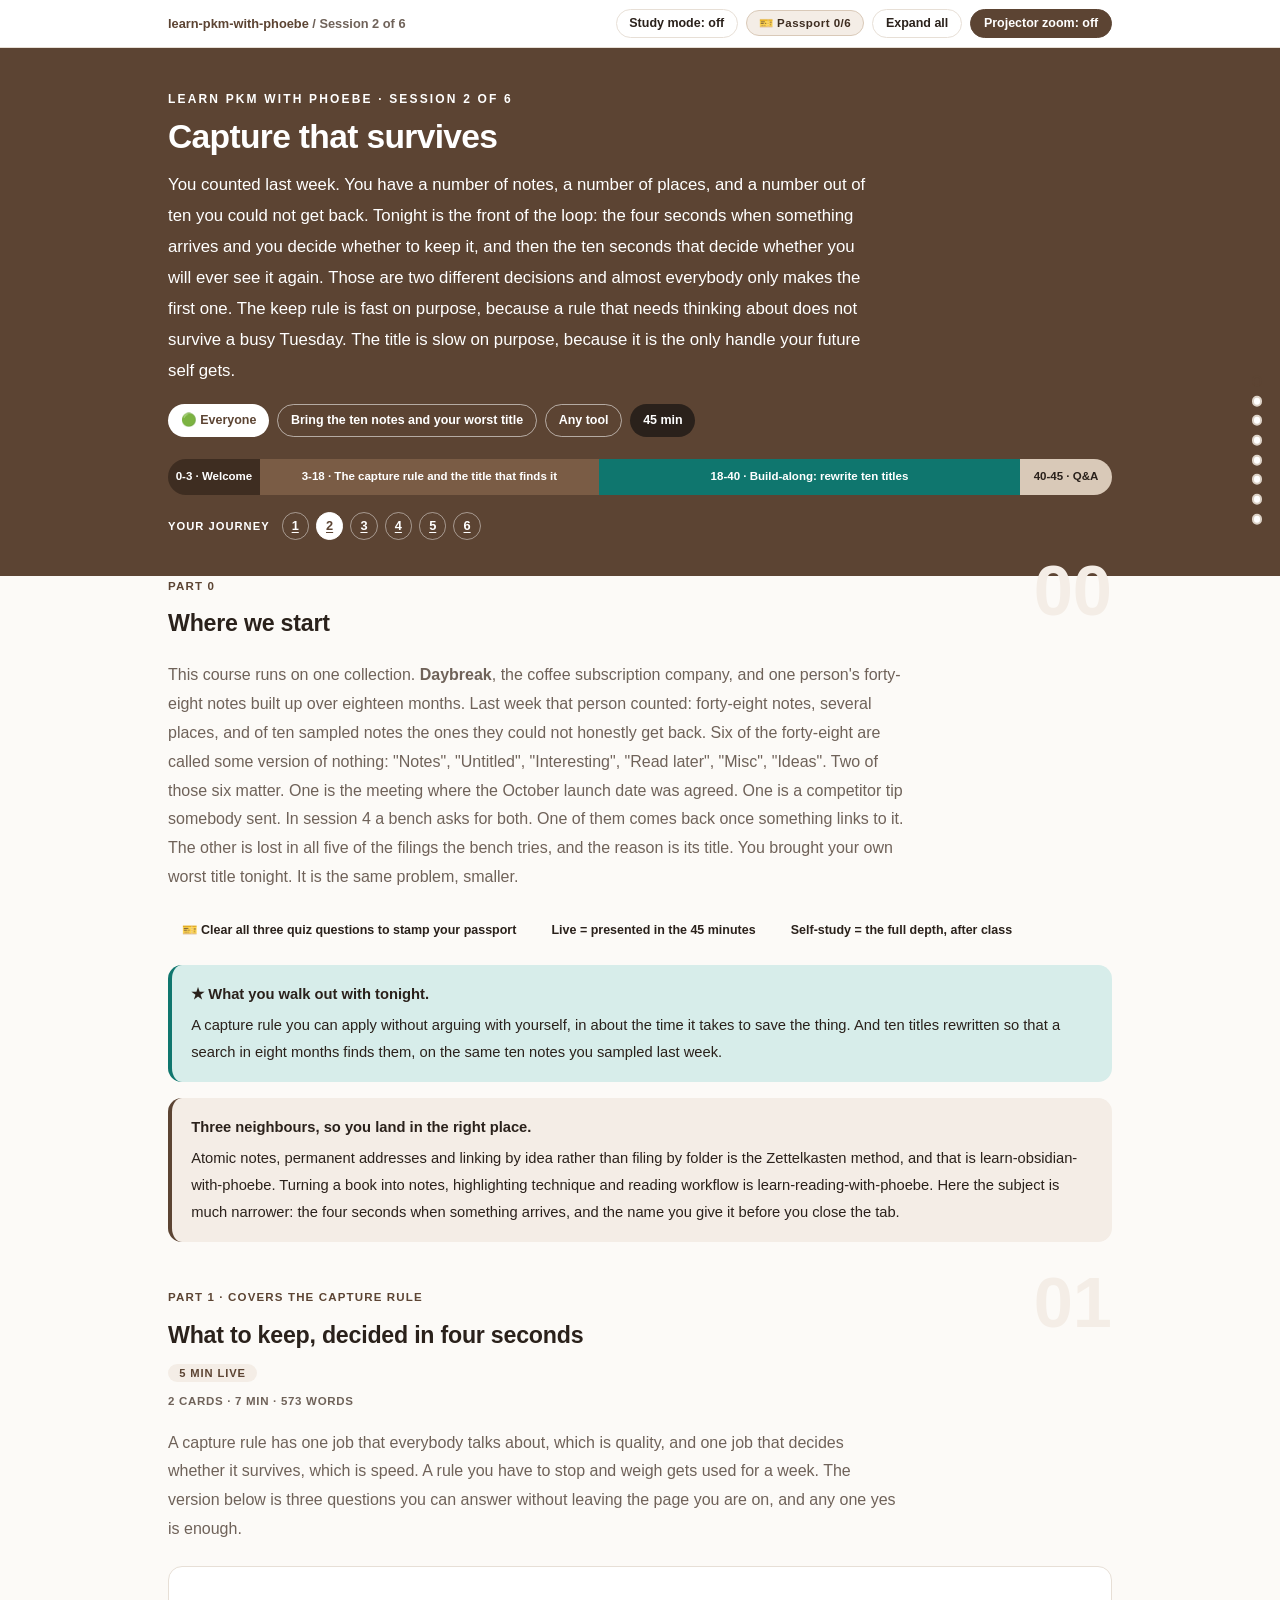
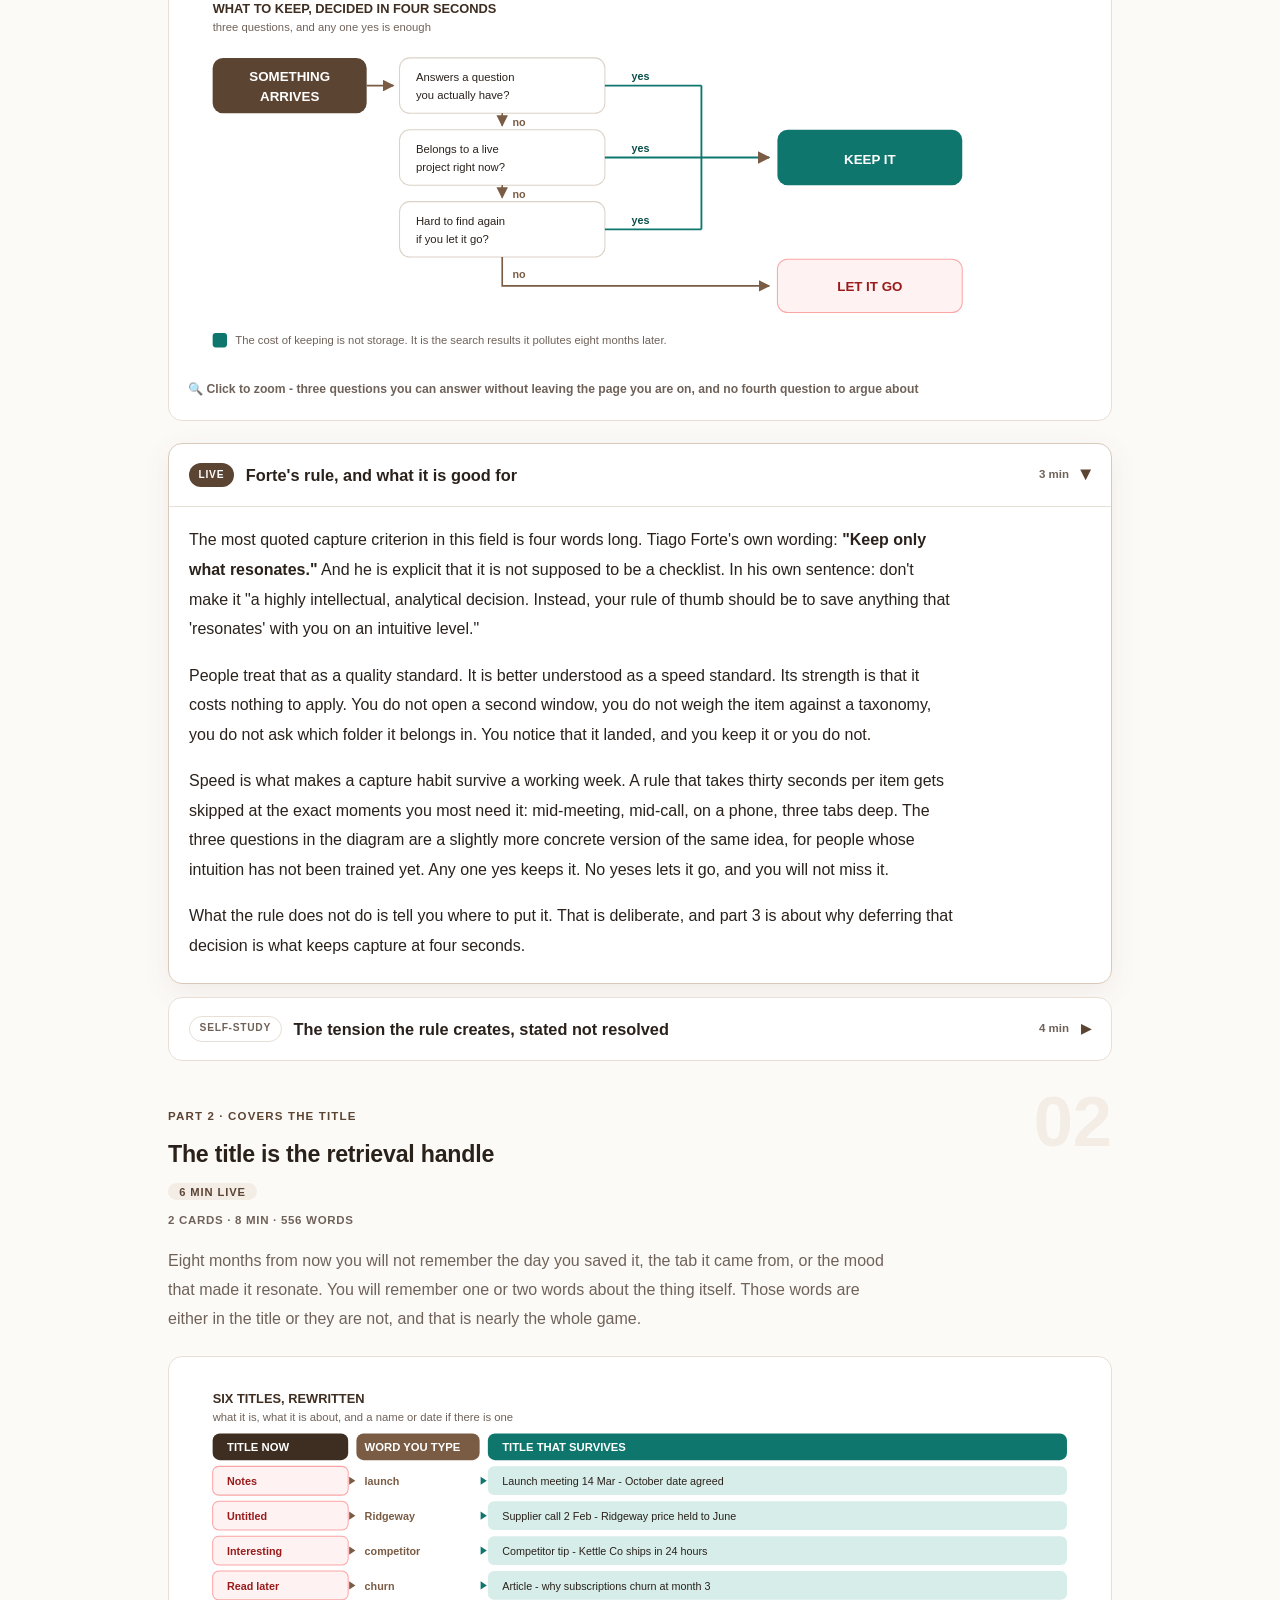
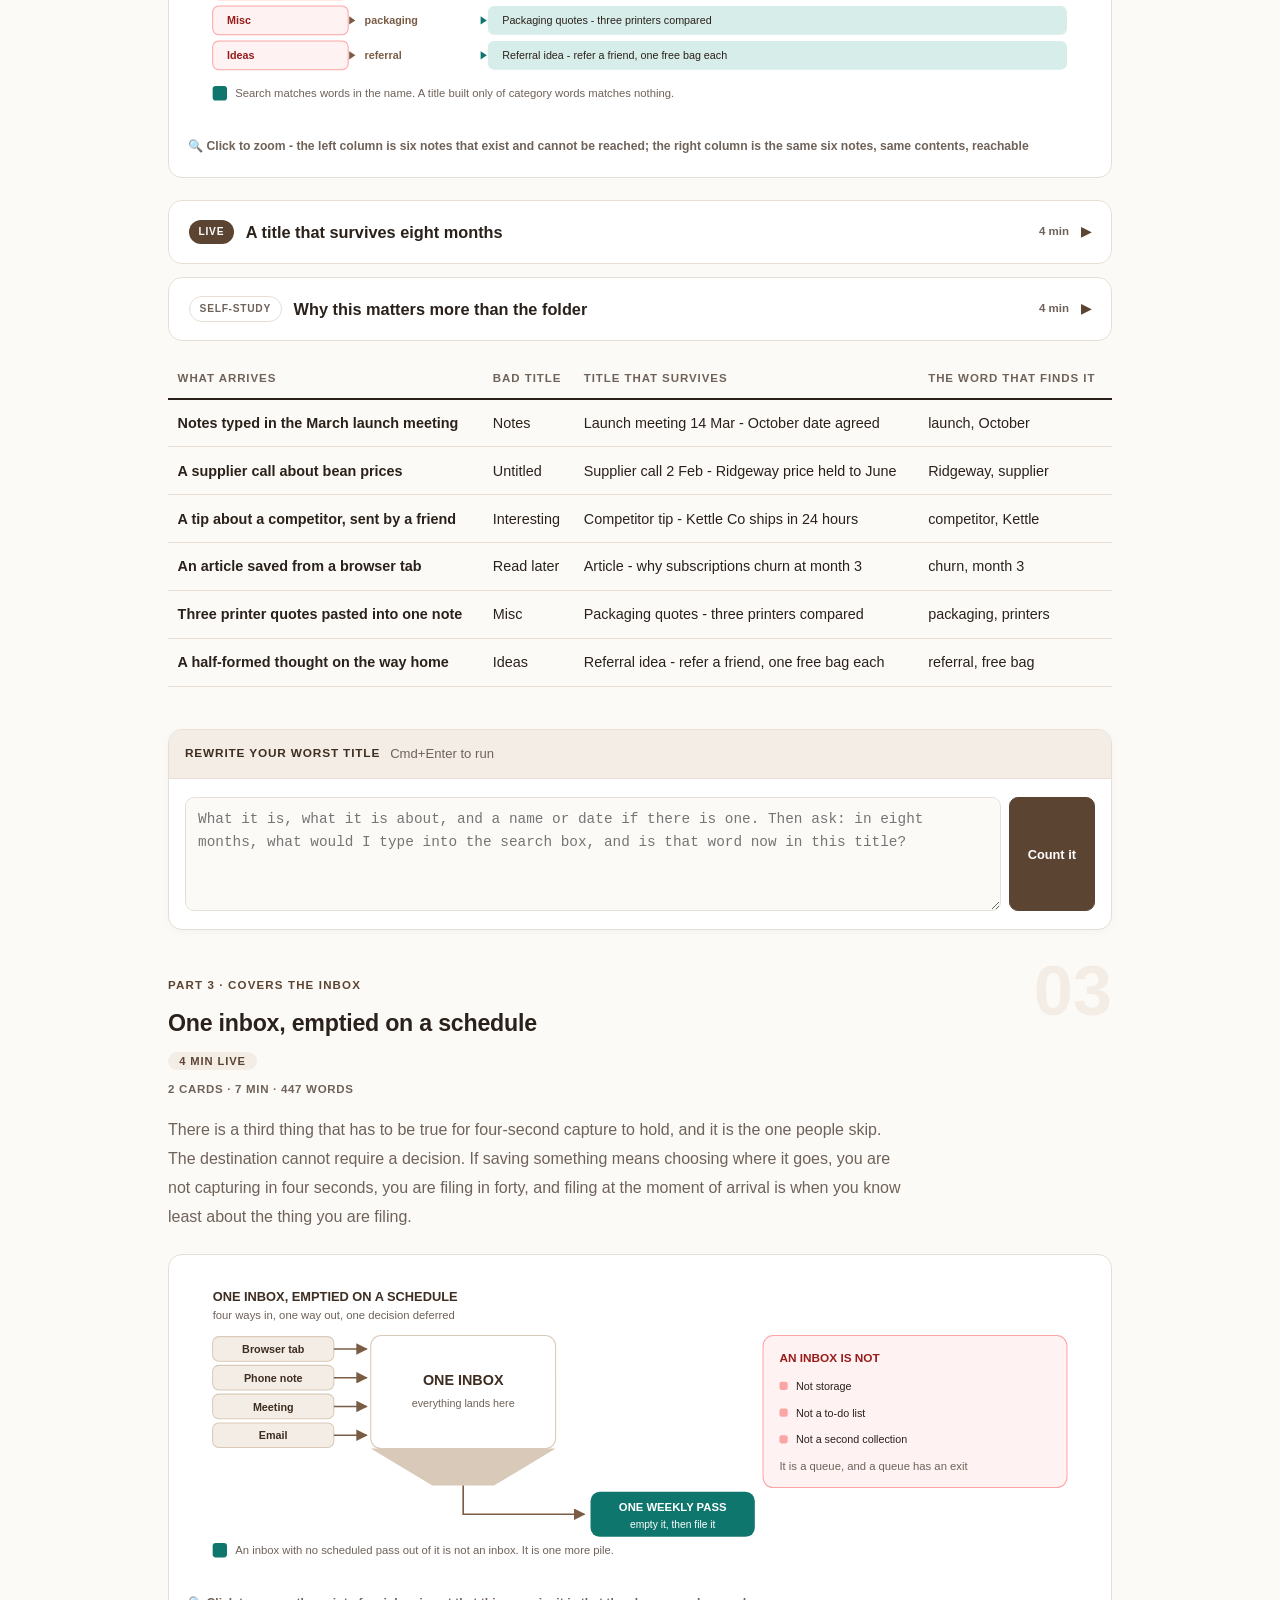
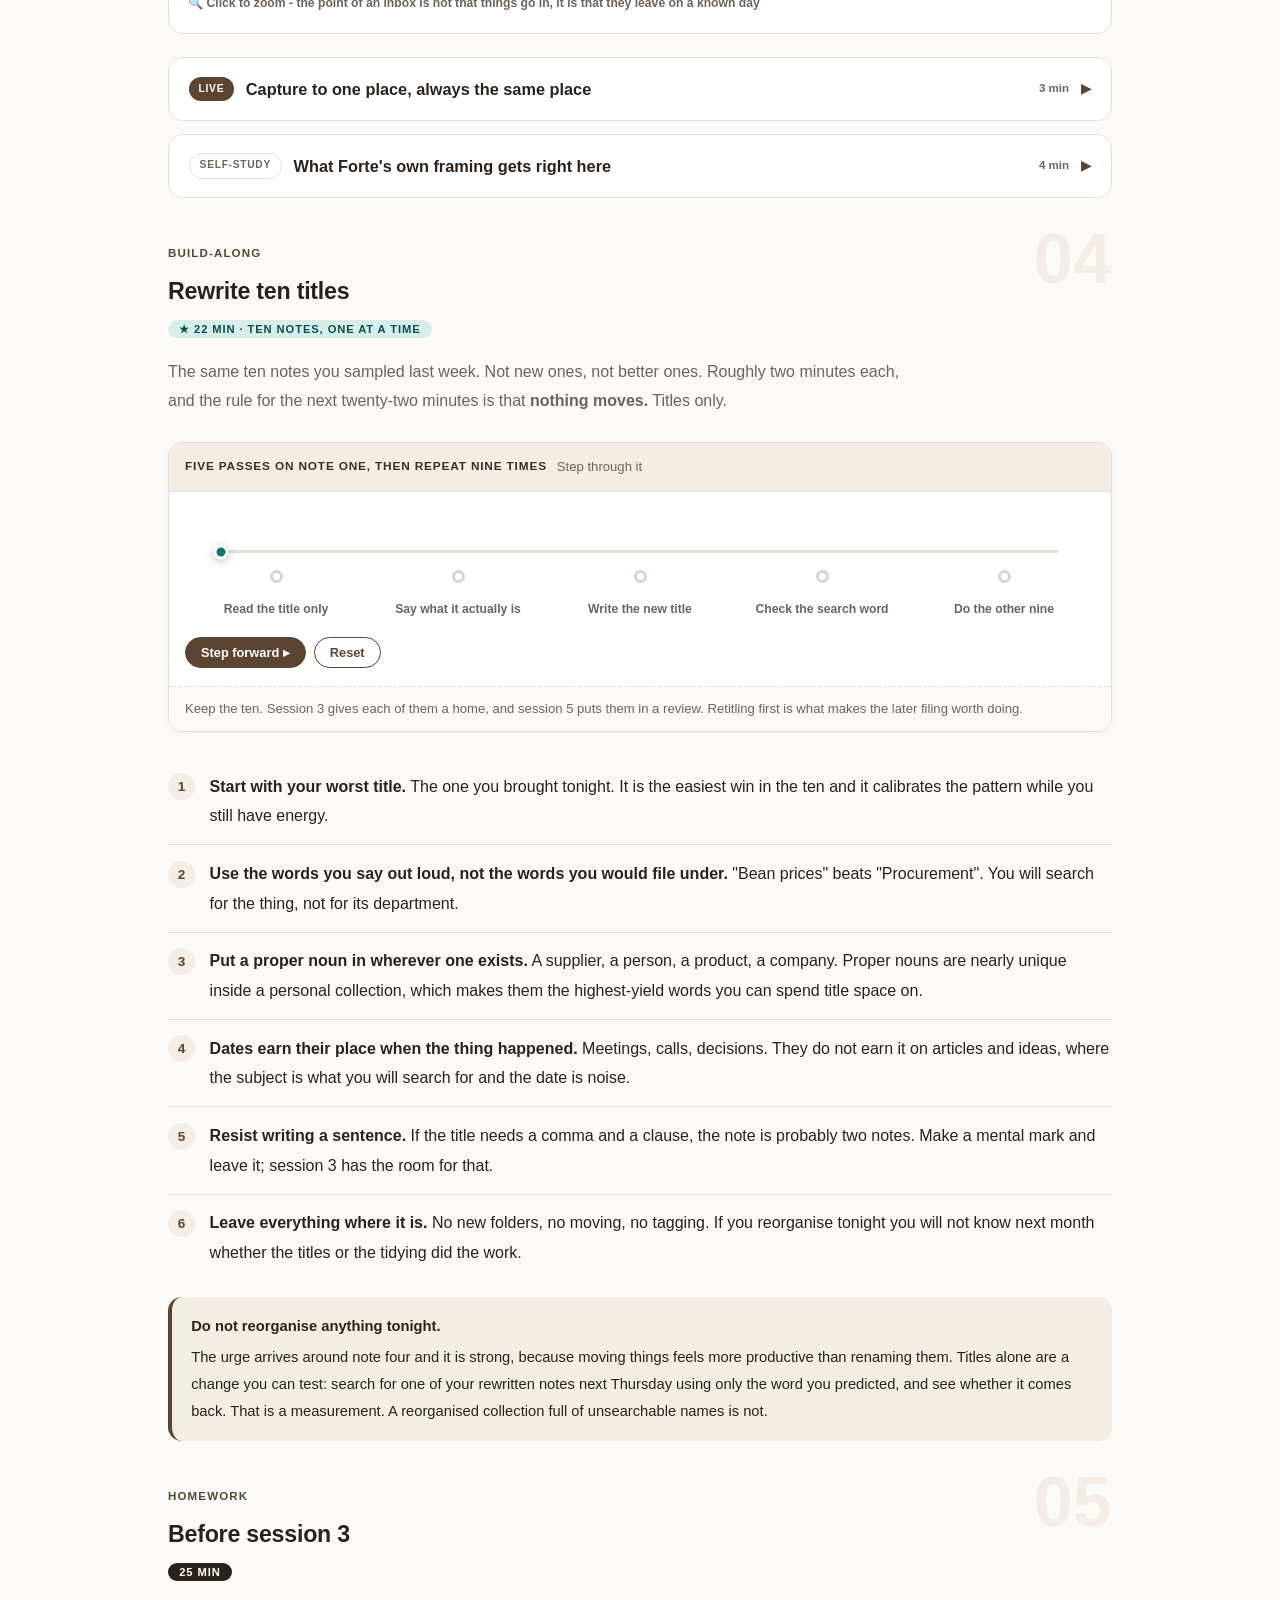
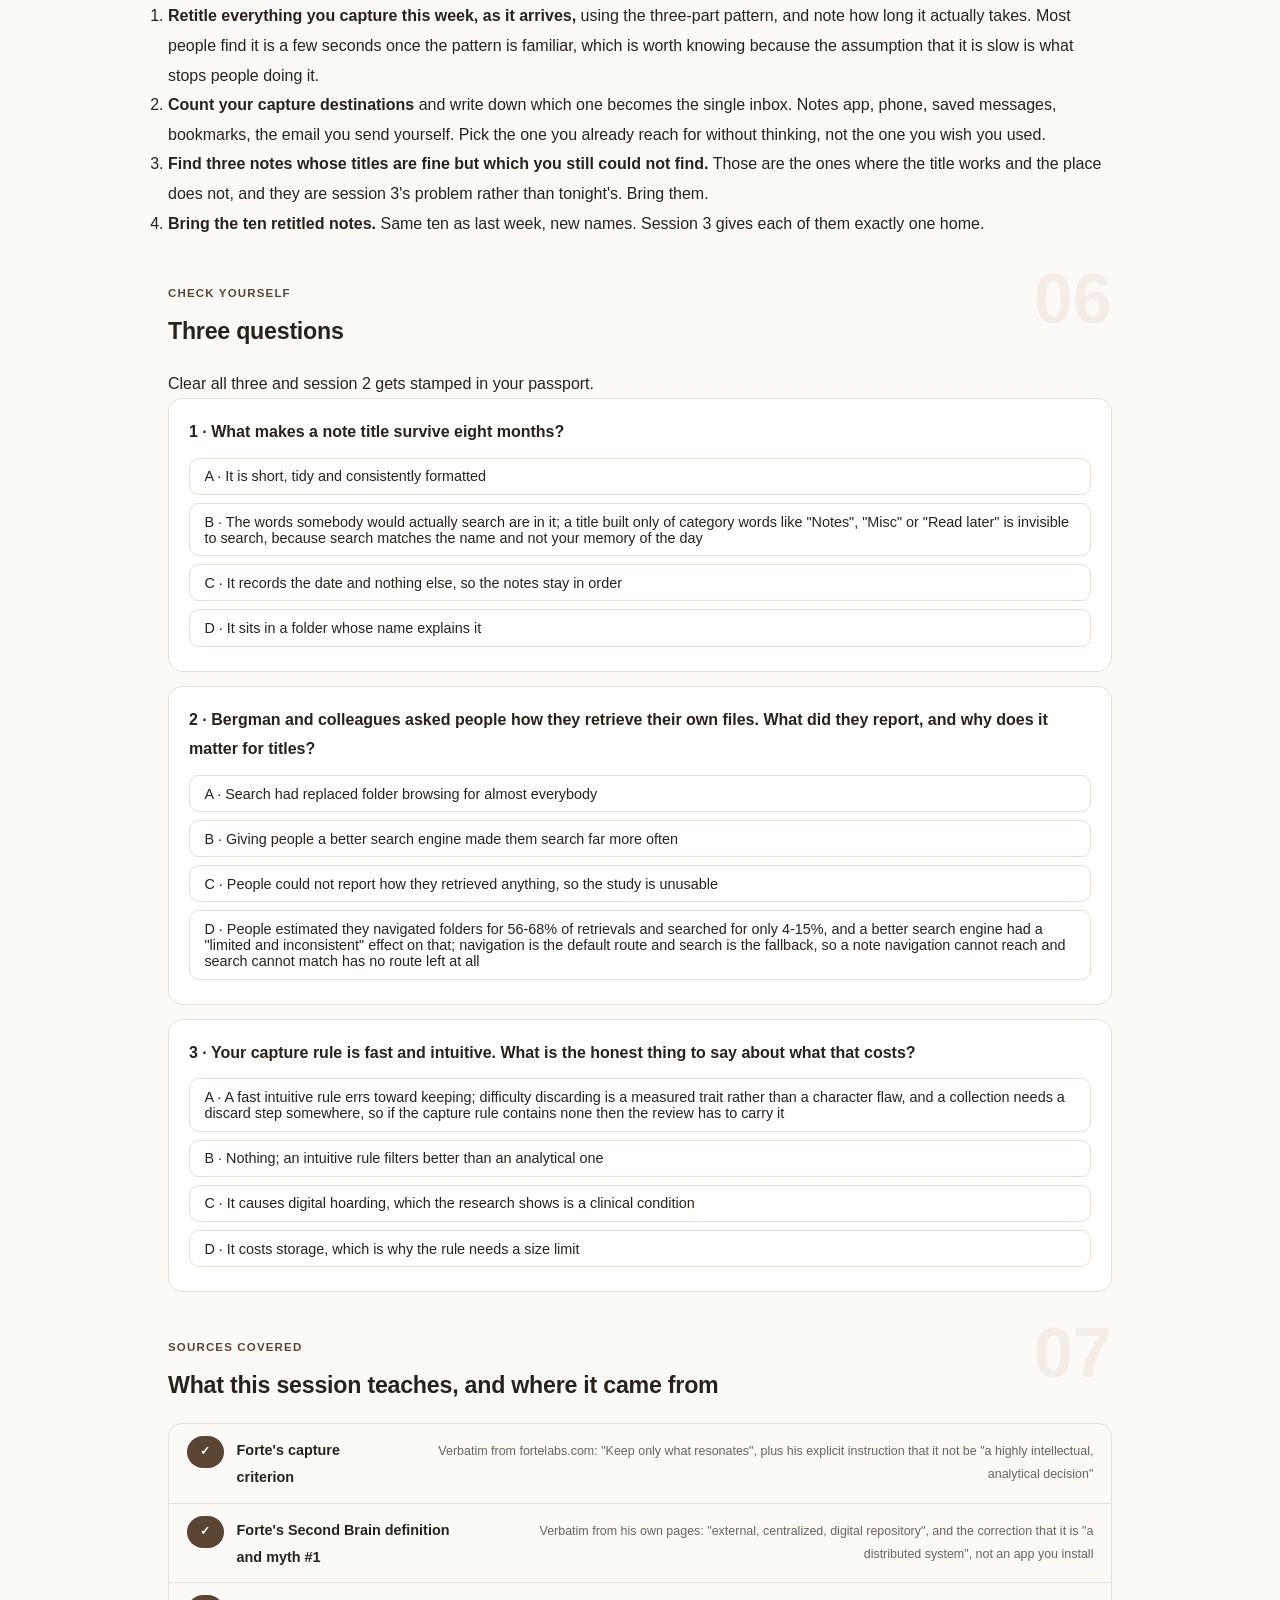
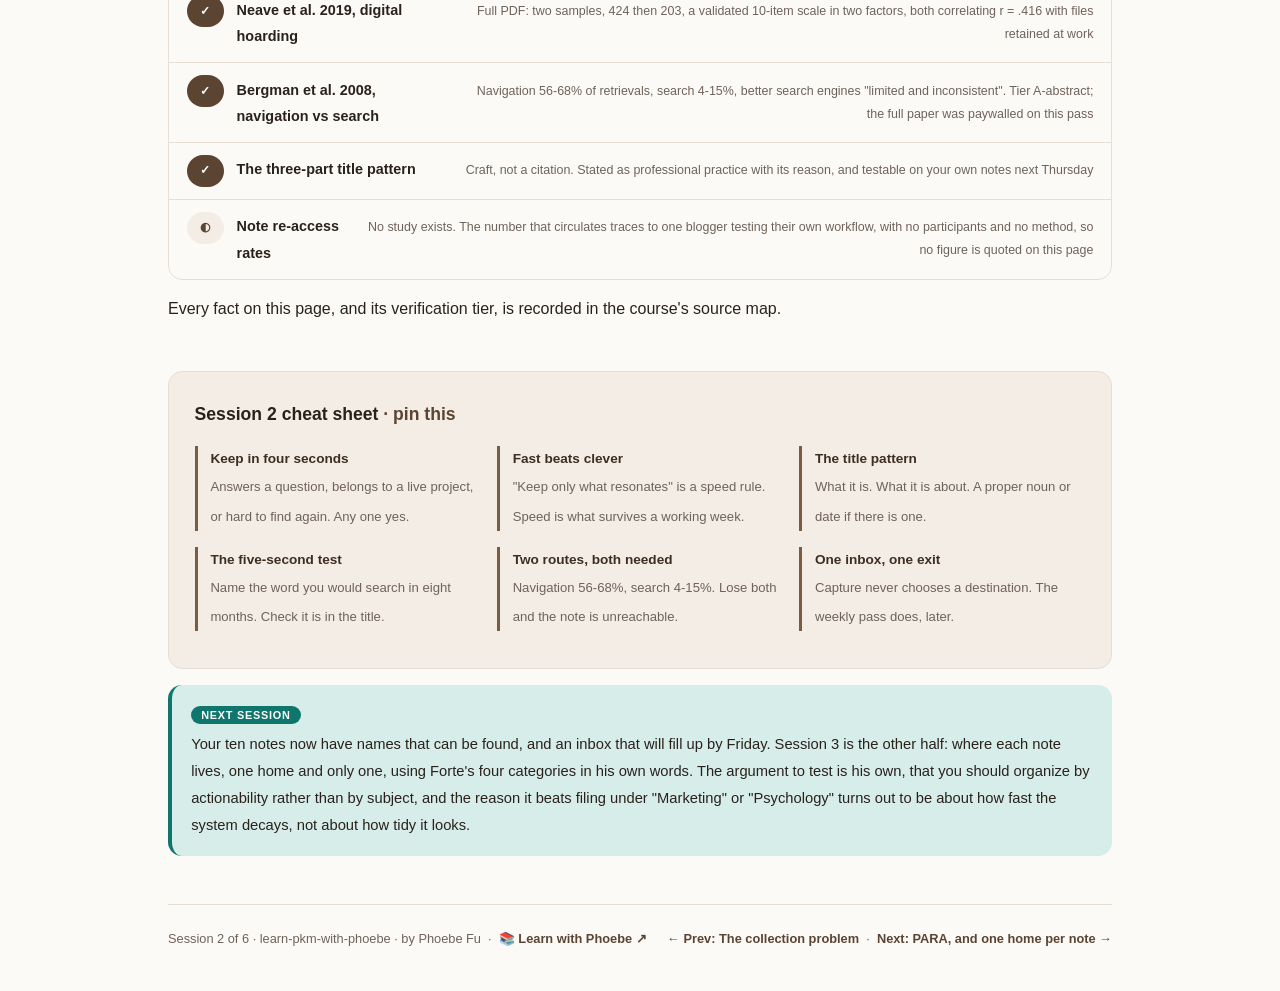
<file: courses/02-capture-that-survives.html>
<!DOCTYPE html>
<html lang="en">
<head>
<meta charset="UTF-8">
<meta name="viewport" content="width=device-width, initial-scale=1.0">
<!-- social:start -->
<meta name="description" content="Session 2 of 6. A capture rule you can apply in about four seconds, and the thing that actually decides whether a note comes back: not where you filed it, but what you called it.">
<meta property="og:type" content="article">
<meta property="og:site_name" content="Learn with Phoebe">
<meta property="og:title" content="Capture that survives - learn PKM with phoebe">
<meta property="og:description" content="Session 2 of 6. Keep or let go, decided in four seconds. Then rewrite ten titles so a search in eight months can find them.">
<meta property="og:url" content="https://phoebefu6.github.io/learn-pkm-with-phoebe/courses/02-capture-that-survives.html">
<meta property="og:image" content="https://phoebefu6.github.io/learn-pkm-with-phoebe/assets/og-cover.png">
<meta property="og:image:width" content="1200">
<meta property="og:image:height" content="630">
<meta name="twitter:card" content="summary_large_image">
<meta name="twitter:title" content="Capture that survives - learn PKM with phoebe">
<meta name="twitter:description" content="Session 2 of 6. The four-second keep rule, and the title that is the only handle your future self has.">
<meta name="twitter:image" content="https://phoebefu6.github.io/learn-pkm-with-phoebe/assets/og-cover.png">
<!-- social:end -->
<title>Session 2 · Capture that survives - learn PKM with phoebe</title>
<link rel="stylesheet" href="../assets/style.css?v=23">
</head>
<body>

<div class="toolbar">
  <div class="wrap">
    <span class="crumb"><a href="../index.html">learn-pkm-with-phoebe</a> / Session 2 of 6</span>
    <button class="btn" id="toggle-all" type="button">Expand all</button>
    <button class="btn primary" id="zoom-toggle" type="button">Projector zoom: off</button>
  </div>
</div>

<header class="masthead">
  <div class="wrap">
    <div class="eyebrow">Learn PKM with Phoebe · Session 2 of 6</div>
    <h1>Capture that <span class="accent">survives</span></h1>
    <p class="sub">You counted last week. You have a number of notes, a number of places, and a number out of ten you could not get back. Tonight is the front of the loop: the four seconds when something arrives and you decide whether to keep it, and then the ten seconds that decide whether you will ever see it again. Those are two different decisions and almost everybody only makes the first one. The keep rule is fast on purpose, because a rule that needs thinking about does not survive a busy Tuesday. The title is slow on purpose, because it is the only handle your future self gets.</p>
    <div class="chip-row">
      <span class="chip level">🟢 Everyone</span>
      <span class="chip audience">Bring the ten notes and your worst title</span>
      <span class="chip audience">Any tool</span>
      <span class="chip time">45 min</span>
    </div>
    <div class="agenda">
      <span class="a1" style="flex:1">0-3 · Welcome</span>
      <span class="a2" style="flex:4">3-18 · The capture rule and the title that finds it</span>
      <span class="a3" style="flex:5">18-40 · Build-along: rewrite ten titles</span>
      <span class="a4" style="flex:1">40-45 · Q&amp;A</span>
    </div>
  </div>
</header>

<main class="wrap">

  <section class="section" id="intro">
    <div class="section-kicker">
      <span class="klabel">Part 0</span>
      <h2>Where we start</h2>
    </div>
    <p class="lede">This course runs on one collection. <strong>Daybreak</strong>, the coffee subscription company, and one person's forty-eight notes built up over eighteen months. Last week that person counted: forty-eight notes, several places, and of ten sampled notes the ones they could not honestly get back. Six of the forty-eight are called some version of nothing: "Notes", "Untitled", "Interesting", "Read later", "Misc", "Ideas". Two of those six matter. One is the meeting where the October launch date was agreed. One is a competitor tip somebody sent. In session 4 a bench asks for both. One of them comes back once something links to it. The other is lost in all five of the filings the bench tries, and the reason is its title. You brought your own worst title tonight. It is the same problem, smaller.</p>

    <div class="legend">
      <span class="pill">🎫 Clear all three quiz questions to stamp your passport</span>
      <span class="pill">Live = presented in the 45 minutes</span>
      <span class="pill">Self-study = the full depth, after class</span>
    </div>

    <div class="callout win">
      <p><strong>★ What you walk out with tonight.</strong> A capture rule you can apply without arguing with yourself, in about the time it takes to save the thing. And ten titles rewritten so that a search in eight months finds them, on the same ten notes you sampled last week.</p>
    </div>

    <div class="callout tip">
      <p><strong>Three neighbours, so you land in the right place.</strong> Atomic notes, permanent addresses and linking by idea rather than filing by folder is the Zettelkasten method, and that is <span class="mono">learn-obsidian-with-phoebe</span>. Turning a book into notes, highlighting technique and reading workflow is <span class="mono">learn-reading-with-phoebe</span>. Here the subject is much narrower: the four seconds when something arrives, and the name you give it before you close the tab.</p>
    </div>
  </section>

  <section class="section" id="part-1">
    <div class="section-kicker">
      <span class="klabel">Part 1 · covers the capture rule</span>
      <h2>What to keep, decided in four seconds</h2>
      <span class="tag concept">5 min live</span>
    </div>
    <p class="lede">A capture rule has one job that everybody talks about, which is quality, and one job that decides whether it survives, which is speed. A rule you have to stop and weigh gets used for a week. The version below is three questions you can answer without leaving the page you are on, and any one yes is enough.</p>

    <figure class="zoomable">
      <svg viewBox="0 0 880 372" xmlns="http://www.w3.org/2000/svg" role="img" aria-label="A decision path for an arriving item: three questions in a column, any yes leading to keep it, all three no leading to let it go, with a note that the cost of keeping is polluted search results later">
        <defs>
          <marker id="p2aArrow" viewBox="0 0 10 10" refX="9" refY="5" markerWidth="7" markerHeight="7" orient="auto">
            <path d="M0 0 L10 5 L0 10 z" fill="#7A5C45"/>
          </marker>
        </defs>
        <style>
          .p2aH { font: 800 12.5px Inter, sans-serif; fill: #3E2D21; }
          .p2aS { font: 400 11px Inter, sans-serif; fill: #6F6259; }
          .p2aQ { font: 400 11px Inter, sans-serif; fill: #2A211B; }
          .p2aW { font: 800 13px Inter, sans-serif; fill: #FFFFFF; }
          .p2aR { font: 800 13px Inter, sans-serif; fill: #991B1B; }
          .p2aY { font: 700 10.5px Inter, sans-serif; fill: #0A4F4A; }
          .p2aN { font: 700 10.5px Inter, sans-serif; fill: #7A5C45; }
          .p2aL { fill: none; stroke: #7A5C45; stroke-width: 1.6; }
          .p2aJ { fill: none; stroke: #0F766E; stroke-width: 1.8; }
        </style>

        <text class="p2aH" x="24" y="26">WHAT TO KEEP, DECIDED IN FOUR SECONDS</text>
        <text class="p2aS" x="24" y="44">three questions, and any one yes is enough</text>

        <rect x="24" y="70" width="150" height="54" rx="10" fill="#5C4433"/>
        <text class="p2aW" x="99" y="93" text-anchor="middle">SOMETHING</text>
        <text class="p2aW" x="99" y="112" text-anchor="middle">ARRIVES</text>

        <rect x="206" y="70" width="200" height="54" rx="10" fill="#FFFFFF" stroke="#DCD2C7"/>
        <text class="p2aQ" x="222" y="93">Answers a question</text>
        <text class="p2aQ" x="222" y="110">you actually have?</text>

        <rect x="206" y="140" width="200" height="54" rx="10" fill="#FFFFFF" stroke="#DCD2C7"/>
        <text class="p2aQ" x="222" y="163">Belongs to a live</text>
        <text class="p2aQ" x="222" y="180">project right now?</text>

        <rect x="206" y="210" width="200" height="54" rx="10" fill="#FFFFFF" stroke="#DCD2C7"/>
        <text class="p2aQ" x="222" y="233">Hard to find again</text>
        <text class="p2aQ" x="222" y="250">if you let it go?</text>

        <path class="p2aL" d="M174 97 H 200" marker-end="url(#p2aArrow)"/>
        <path class="p2aL" d="M306 124 V 136" marker-end="url(#p2aArrow)"/>
        <text class="p2aN" x="316" y="136">no</text>
        <path class="p2aL" d="M306 194 V 206" marker-end="url(#p2aArrow)"/>
        <text class="p2aN" x="316" y="206">no</text>

        <path class="p2aJ" d="M406 97 H 500"/>
        <path class="p2aJ" d="M406 167 H 500"/>
        <path class="p2aJ" d="M406 237 H 500"/>
        <path class="p2aJ" d="M500 97 V 237"/>
        <path class="p2aJ" d="M500 167 H 566" marker-end="url(#p2aArrow)"/>
        <text class="p2aY" x="432" y="92">yes</text>
        <text class="p2aY" x="432" y="162">yes</text>
        <text class="p2aY" x="432" y="232">yes</text>

        <rect x="574" y="140" width="180" height="54" rx="10" fill="#0F766E"/>
        <text class="p2aW" x="664" y="173" text-anchor="middle">KEEP IT</text>

        <path class="p2aL" d="M306 264 V 292 H 566" marker-end="url(#p2aArrow)"/>
        <text class="p2aN" x="316" y="284">no</text>

        <rect x="574" y="266" width="180" height="52" rx="10" fill="#FEF2F2" stroke="#FCA5A5"/>
        <text class="p2aR" x="664" y="297" text-anchor="middle">LET IT GO</text>

        <rect x="24" y="338" width="14" height="14" rx="3" fill="#0F766E"/>
        <text class="p2aS" x="46" y="349">The cost of keeping is not storage. It is the search results it pollutes eight months later.</text>
      </svg>
      <figcaption>🔍 Click to zoom - three questions you can answer without leaving the page you are on, and no fourth question to argue about</figcaption>
    </figure>

    <details class="card" open>
      <summary><span class="mode live">Live</span>Forte's rule, and what it is good for<span class="mini">3 min</span><span class="caret">▶</span></summary>
      <div class="body">
        <p>The most quoted capture criterion in this field is four words long. Tiago Forte's own wording: <strong>"Keep only what resonates."</strong> And he is explicit that it is not supposed to be a checklist. In his own sentence: don't make it "a highly intellectual, analytical decision. Instead, your rule of thumb should be to save anything that 'resonates' with you on an intuitive level."</p>
        <p>People treat that as a quality standard. It is better understood as a speed standard. Its strength is that it costs nothing to apply. You do not open a second window, you do not weigh the item against a taxonomy, you do not ask which folder it belongs in. You notice that it landed, and you keep it or you do not.</p>
        <p>Speed is what makes a capture habit survive a working week. A rule that takes thirty seconds per item gets skipped at the exact moments you most need it: mid-meeting, mid-call, on a phone, three tabs deep. The three questions in the diagram are a slightly more concrete version of the same idea, for people whose intuition has not been trained yet. Any one yes keeps it. No yeses lets it go, and you will not miss it.</p>
        <p>What the rule does not do is tell you where to put it. That is deliberate, and part 3 is about why deferring that decision is what keeps capture at four seconds.</p>
      </div>
    </details>

    <details class="card">
      <summary><span class="mode self">Self-study</span>The tension the rule creates, stated not resolved<span class="mini">4 min</span><span class="caret">▶</span></summary>
      <div class="body">
        <p>There is a real problem with an intuitive keep-rule and it is worth naming rather than smoothing over. Neave, Briggs, McKellar and Sillence (2019) built and validated a Digital Hoarding Questionnaire across two samples: 424 adults to establish the structure, then a fresh 203 to validate it. The final instrument is ten items in two factors, <strong>difficulty deleting</strong> and <strong>accumulating</strong>. Both sub-scales correlated at r = .416 with the sheer number of digital files a person kept at work. Emails were the most commonly hoarded item type in both samples.</p>
        <p>So difficulty discarding is a measured trait with an instrument behind it, not a moral failing and not an excuse. And an intuitive keep-rule errs in exactly one direction. "Does this resonate?" asked quickly, under mild pressure, at the end of a long day, resolves to yes far more often than it resolves to no. The rule is fast because it removes the friction, and the friction was the only thing standing between you and keeping everything.</p>
        <p>Both halves of that are true at once, and neither cancels the other. Here is the honest professional position, stated in three clauses. A capture rule should be fast, because a slow one is not used. A collection needs a discard step somewhere, because keeping is frictionless and discarding is effortful and a system with only one of those goes one direction forever. And if the capture rule contains no discard, then the review has to carry it, which is what session 5 is for.</p>
        <div class="callout example">
          <span class="ex-pill">Real world</span>
          <p>The Daybreak person saved the competitor tip because it resonated. A friend sent it, it was genuinely useful, and it went in without hesitation. Then they titled it "Interesting" and closed the tab. Eight months later they remembered that somebody had told them something about a competitor and could not produce it. The capture rule worked perfectly. The title destroyed the entire value of the capture, which is why that note is still lost in session 4's bench and stays lost in every filing.</p>
        </div>
      </div>
    </details>
  </section>

  <section class="section" id="part-2">
    <div class="section-kicker">
      <span class="klabel">Part 2 · covers the title</span>
      <h2>The title is the retrieval handle</h2>
      <span class="tag concept">6 min live</span>
    </div>
    <p class="lede">Eight months from now you will not remember the day you saved it, the tab it came from, or the mood that made it resonate. You will remember one or two words about the thing itself. Those words are either in the title or they are not, and that is nearly the whole game.</p>

    <figure class="zoomable">
      <svg viewBox="0 0 880 340" xmlns="http://www.w3.org/2000/svg" role="img" aria-label="Six Daybreak note titles shown in their original unusable form, the single word somebody would actually type to find each, and the rewritten title that contains that word">
        <style>
          .p2bH { font: 800 12.5px Inter, sans-serif; fill: #3E2D21; }
          .p2bS { font: 400 11px Inter, sans-serif; fill: #6F6259; }
          .p2bK { font: 800 11px Inter, sans-serif; fill: #FFFFFF; }
          .p2bBad { font: 700 10.5px Inter, sans-serif; fill: #991B1B; }
          .p2bWord { font: 700 10.5px Inter, sans-serif; fill: #7A5C45; }
          .p2bGood { font: 400 10.5px Inter, sans-serif; fill: #2A211B; }
        </style>

        <text class="p2bH" x="24" y="26">SIX TITLES, REWRITTEN</text>
        <text class="p2bS" x="24" y="44">what it is, what it is about, and a name or date if there is one</text>

        <rect x="24" y="56" width="132" height="26" rx="7" fill="#3E2D21"/>
        <text class="p2bK" x="38" y="73">TITLE NOW</text>
        <rect x="164" y="56" width="120" height="26" rx="7" fill="#7A5C45"/>
        <text class="p2bK" x="172" y="73">WORD YOU TYPE</text>
        <rect x="292" y="56" width="564" height="26" rx="7" fill="#0F766E"/>
        <text class="p2bK" x="306" y="73">TITLE THAT SURVIVES</text>

        <rect x="24" y="88" width="132" height="28" rx="6" fill="#FEF2F2" stroke="#FCA5A5"/>
        <text class="p2bBad" x="38" y="106">Notes</text>
        <path d="M157 98 L163 102 L157 106 Z" fill="#7A5C45"/>
        <text class="p2bWord" x="172" y="106">launch</text>
        <path d="M285 98 L291 102 L285 106 Z" fill="#0F766E"/>
        <rect x="292" y="88" width="564" height="28" rx="6" fill="#D7EDEA"/>
        <text class="p2bGood" x="306" y="106">Launch meeting 14 Mar - October date agreed</text>

        <rect x="24" y="122" width="132" height="28" rx="6" fill="#FEF2F2" stroke="#FCA5A5"/>
        <text class="p2bBad" x="38" y="140">Untitled</text>
        <path d="M157 132 L163 136 L157 140 Z" fill="#7A5C45"/>
        <text class="p2bWord" x="172" y="140">Ridgeway</text>
        <path d="M285 132 L291 136 L285 140 Z" fill="#0F766E"/>
        <rect x="292" y="122" width="564" height="28" rx="6" fill="#D7EDEA"/>
        <text class="p2bGood" x="306" y="140">Supplier call 2 Feb - Ridgeway price held to June</text>

        <rect x="24" y="156" width="132" height="28" rx="6" fill="#FEF2F2" stroke="#FCA5A5"/>
        <text class="p2bBad" x="38" y="174">Interesting</text>
        <path d="M157 166 L163 170 L157 174 Z" fill="#7A5C45"/>
        <text class="p2bWord" x="172" y="174">competitor</text>
        <path d="M285 166 L291 170 L285 174 Z" fill="#0F766E"/>
        <rect x="292" y="156" width="564" height="28" rx="6" fill="#D7EDEA"/>
        <text class="p2bGood" x="306" y="174">Competitor tip - Kettle Co ships in 24 hours</text>

        <rect x="24" y="190" width="132" height="28" rx="6" fill="#FEF2F2" stroke="#FCA5A5"/>
        <text class="p2bBad" x="38" y="208">Read later</text>
        <path d="M157 200 L163 204 L157 208 Z" fill="#7A5C45"/>
        <text class="p2bWord" x="172" y="208">churn</text>
        <path d="M285 200 L291 204 L285 208 Z" fill="#0F766E"/>
        <rect x="292" y="190" width="564" height="28" rx="6" fill="#D7EDEA"/>
        <text class="p2bGood" x="306" y="208">Article - why subscriptions churn at month 3</text>

        <rect x="24" y="224" width="132" height="28" rx="6" fill="#FEF2F2" stroke="#FCA5A5"/>
        <text class="p2bBad" x="38" y="242">Misc</text>
        <path d="M157 234 L163 238 L157 242 Z" fill="#7A5C45"/>
        <text class="p2bWord" x="172" y="242">packaging</text>
        <path d="M285 234 L291 238 L285 242 Z" fill="#0F766E"/>
        <rect x="292" y="224" width="564" height="28" rx="6" fill="#D7EDEA"/>
        <text class="p2bGood" x="306" y="242">Packaging quotes - three printers compared</text>

        <rect x="24" y="258" width="132" height="28" rx="6" fill="#FEF2F2" stroke="#FCA5A5"/>
        <text class="p2bBad" x="38" y="276">Ideas</text>
        <path d="M157 268 L163 272 L157 276 Z" fill="#7A5C45"/>
        <text class="p2bWord" x="172" y="276">referral</text>
        <path d="M285 268 L291 272 L285 276 Z" fill="#0F766E"/>
        <rect x="292" y="258" width="564" height="28" rx="6" fill="#D7EDEA"/>
        <text class="p2bGood" x="306" y="276">Referral idea - refer a friend, one free bag each</text>

        <rect x="24" y="302" width="14" height="14" rx="3" fill="#0F766E"/>
        <text class="p2bS" x="46" y="313">Search matches words in the name. A title built only of category words matches nothing.</text>
      </svg>
      <figcaption>🔍 Click to zoom - the left column is six notes that exist and cannot be reached; the right column is the same six notes, same contents, reachable</figcaption>
    </figure>

    <details class="card">
      <summary><span class="mode live">Live</span>A title that survives eight months<span class="mini">4 min</span><span class="caret">▶</span></summary>
      <div class="body">
        <p>The pattern is three parts, and the third is optional only when there genuinely is no name or date attached to the thing.</p>
        <ul>
          <li><strong>What it is.</strong> Meeting, call, article, quote, idea, decision, spec. One word, and it tells you what kind of thing you are opening before you open it.</li>
          <li><strong>What it is about.</strong> The subject in the words you would use out loud. Not the category it belongs to, the subject.</li>
          <li><strong>A proper noun, a date, or a number, if there is one.</strong> A person, a company, a product, the day it happened. Proper nouns are the most searchable words that exist because nothing else in your collection uses them.</li>
        </ul>
        <p>So "Notes" becomes "Launch meeting 14 Mar - October date agreed". Same note, same contents, nothing moved. The difference is that the second one contains the words "launch", "March", "October" and "date", and at least one of those is a word your future self will type.</p>
        <p>The test takes about five seconds and it is the only part you must not skip. <strong>Name the word you would search for in eight months. Now check that the word is in the title.</strong> If it is not, the title is decorative. This is also the reason category words fail so completely: "Read later", "Misc" and "Ideas" describe your relationship to the note, not the note, and nobody has ever searched for their own relationship to a note.</p>
        <p>One more check that costs nothing. Would a colleague looking for this thing type any word that is in the title? If the answer is no, you have written a title only you can use, and in eight months you are the colleague.</p>
      </div>
    </details>

    <details class="card">
      <summary><span class="mode self">Self-study</span>Why this matters more than the folder<span class="mini">4 min</span><span class="caret">▶</span></summary>
      <div class="body">
        <p>People assume that a good filing structure makes titles matter less. The personal-information-management research points the other way, and the numbers are worth knowing because they reorder the whole problem.</p>
        <p>Bergman, Beyth-Marom, Nachmias, Gradovitch and Whittaker (2008) ran two studies comparing users of better and worse desktop search tools. Across both, people estimated they used <strong>navigation, meaning folder-browsing, for 56-68% of file-retrieval events, and search for only 4-15%</strong>. Improving the quality of the search engine had a "limited and inconsistent" effect on how often people actually searched, and search was used mainly as a last resort when they could not remember where a file was. These are self-estimates from questionnaires, not logged behaviour, and the full paper sat behind a paywall on this pass, so the figures come from the publisher's own indexed abstract.</p>
        <p>Read that carefully, because it is easy to take the wrong lesson. It does not say titles do not matter. It says most retrieval is navigation and <strong>search is the fallback</strong>. Which means the two routes stack. A note you can navigate to is fine whatever it is called. A note you cannot navigate to still has one route left, and that route runs entirely through the words in its name.</p>
        <p>Now put the two failures together. A note buried in a folder too big to scan, that nothing links to, and whose title is a category word, has no navigation route and no search route. It is not hard to find. It is unreachable, and no amount of reorganising later will change that, because reorganising moves notes between places and this note's problem is that it has no handle in any place.</p>
      </div>
    </details>

    <table class="clean">
      <tr><th>What arrives</th><th>Bad title</th><th>Title that survives</th><th>The word that finds it</th></tr>
      <tr><td>Notes typed in the March launch meeting</td><td>Notes</td><td>Launch meeting 14 Mar - October date agreed</td><td>launch, October</td></tr>
      <tr><td>A supplier call about bean prices</td><td>Untitled</td><td>Supplier call 2 Feb - Ridgeway price held to June</td><td>Ridgeway, supplier</td></tr>
      <tr><td>A tip about a competitor, sent by a friend</td><td>Interesting</td><td>Competitor tip - Kettle Co ships in 24 hours</td><td>competitor, Kettle</td></tr>
      <tr><td>An article saved from a browser tab</td><td>Read later</td><td>Article - why subscriptions churn at month 3</td><td>churn, month 3</td></tr>
      <tr><td>Three printer quotes pasted into one note</td><td>Misc</td><td>Packaging quotes - three printers compared</td><td>packaging, printers</td></tr>
      <tr><td>A half-formed thought on the way home</td><td>Ideas</td><td>Referral idea - refer a friend, one free bag each</td><td>referral, free bag</td></tr>
    </table>

    <div class="tryrow" data-fn="wordcount" data-multiline="1" data-title="Rewrite your worst title" data-hint="What it is, what it is about, and a name or date if there is one. Then ask: in eight months, what would I type into the search box, and is that word now in this title?" data-seed="" data-cta="Count it"></div>
  </section>

  <section class="section" id="part-3">
    <div class="section-kicker">
      <span class="klabel">Part 3 · covers the inbox</span>
      <h2>One inbox, emptied on a schedule</h2>
      <span class="tag concept">4 min live</span>
    </div>
    <p class="lede">There is a third thing that has to be true for four-second capture to hold, and it is the one people skip. The destination cannot require a decision. If saving something means choosing where it goes, you are not capturing in four seconds, you are filing in forty, and filing at the moment of arrival is when you know least about the thing you are filing.</p>

    <figure class="zoomable">
      <svg viewBox="0 0 880 300" xmlns="http://www.w3.org/2000/svg" role="img" aria-label="Four capture sources feeding one inbox, with a single outflow labelled the weekly pass, and a panel listing what an inbox is not: not storage, not a to-do list, not a second collection">
        <defs>
          <marker id="p2cArrow" viewBox="0 0 10 10" refX="9" refY="5" markerWidth="7" markerHeight="7" orient="auto">
            <path d="M0 0 L10 5 L0 10 z" fill="#7A5C45"/>
          </marker>
        </defs>
        <style>
          .p2cH { font: 800 12.5px Inter, sans-serif; fill: #3E2D21; }
          .p2cS { font: 400 11px Inter, sans-serif; fill: #6F6259; }
          .p2cSrc { font: 700 10.5px Inter, sans-serif; fill: #3E2D21; }
          .p2cBig { font: 800 14px Inter, sans-serif; fill: #3E2D21; }
          .p2cSub { font: 400 10.5px Inter, sans-serif; fill: #6F6259; }
          .p2cW { font: 800 11px Inter, sans-serif; fill: #FFFFFF; }
          .p2cWs { font: 400 10px Inter, sans-serif; fill: #FFFFFF; }
          .p2cRh { font: 800 11.5px Inter, sans-serif; fill: #991B1B; }
          .p2cR { font: 400 10.5px Inter, sans-serif; fill: #2A211B; }
          .p2cL { fill: none; stroke: #7A5C45; stroke-width: 1.6; }
        </style>

        <text class="p2cH" x="24" y="26">ONE INBOX, EMPTIED ON A SCHEDULE</text>
        <text class="p2cS" x="24" y="44">four ways in, one way out, one decision deferred</text>

        <rect x="24" y="61" width="118" height="24" rx="6" fill="#F4EDE6" stroke="#D9C9B8"/>
        <text class="p2cSrc" x="83" y="77" text-anchor="middle">Browser tab</text>
        <rect x="24" y="89" width="118" height="24" rx="6" fill="#F4EDE6" stroke="#D9C9B8"/>
        <text class="p2cSrc" x="83" y="105" text-anchor="middle">Phone note</text>
        <rect x="24" y="117" width="118" height="24" rx="6" fill="#F4EDE6" stroke="#D9C9B8"/>
        <text class="p2cSrc" x="83" y="133" text-anchor="middle">Meeting</text>
        <rect x="24" y="145" width="118" height="24" rx="6" fill="#F4EDE6" stroke="#D9C9B8"/>
        <text class="p2cSrc" x="83" y="161" text-anchor="middle">Email</text>

        <path class="p2cL" d="M142 73 H 174" marker-end="url(#p2cArrow)"/>
        <path class="p2cL" d="M142 101 H 174" marker-end="url(#p2cArrow)"/>
        <path class="p2cL" d="M142 129 H 174" marker-end="url(#p2cArrow)"/>
        <path class="p2cL" d="M142 157 H 174" marker-end="url(#p2cArrow)"/>

        <rect x="178" y="60" width="180" height="110" rx="10" fill="#FFFFFF" stroke="#D9C9B8"/>
        <polygon points="178,170 358,170 298,206 238,206" fill="#D9C9B8"/>
        <text class="p2cBig" x="268" y="108" text-anchor="middle">ONE INBOX</text>
        <text class="p2cSub" x="268" y="130" text-anchor="middle">everything lands here</text>

        <path class="p2cL" d="M268 206 V 234 H 386" marker-end="url(#p2cArrow)"/>

        <rect x="392" y="212" width="160" height="44" rx="9" fill="#0F766E"/>
        <text class="p2cW" x="472" y="231" text-anchor="middle">ONE WEEKLY PASS</text>
        <text class="p2cWs" x="472" y="247" text-anchor="middle">empty it, then file it</text>

        <rect x="560" y="60" width="296" height="148" rx="10" fill="#FEF2F2" stroke="#FCA5A5"/>
        <text class="p2cRh" x="576" y="86">AN INBOX IS NOT</text>
        <rect x="576" y="105" width="8" height="8" rx="2" fill="#FCA5A5"/>
        <text class="p2cR" x="592" y="113">Not storage</text>
        <rect x="576" y="131" width="8" height="8" rx="2" fill="#FCA5A5"/>
        <text class="p2cR" x="592" y="139">Not a to-do list</text>
        <rect x="576" y="157" width="8" height="8" rx="2" fill="#FCA5A5"/>
        <text class="p2cR" x="592" y="165">Not a second collection</text>
        <text class="p2cS" x="576" y="191">It is a queue, and a queue has an exit</text>

        <rect x="24" y="262" width="14" height="14" rx="3" fill="#0F766E"/>
        <text class="p2cS" x="46" y="273">An inbox with no scheduled pass out of it is not an inbox. It is one more pile.</text>
      </svg>
      <figcaption>🔍 Click to zoom - the point of an inbox is not that things go in, it is that they leave on a known day</figcaption>
    </figure>

    <details class="card">
      <summary><span class="mode live">Live</span>Capture to one place, always the same place<span class="mini">3 min</span><span class="caret">▶</span></summary>
      <div class="body">
        <p>Pick one destination and use it for everything, whatever the tool. A note titled "Inbox", a notebook called Inbox, a folder, a channel you message yourself in. The tool matters much less than the fact that it never changes, because the moment there are two plausible destinations you have reintroduced a decision, and the decision is the thing that was costing you the capture.</p>
        <p>The decision about where a note really lives is a real decision and it deserves real attention. It just does not deserve it at the moment of arrival. At arrival you know the least you will ever know about this item: whether it turns out to belong to a project, an ongoing responsibility, or nothing at all is usually clear a week later and almost never clear in the four seconds. Session 3 makes that decision properly, on a schedule, with a rule behind it.</p>
        <p>What you get for deferring it is the only thing that makes capture survive: no branching. Arrives, keep or let go, name it, inbox, done. One path, every time, on a phone, in a meeting, three tabs deep.</p>
      </div>
    </details>

    <details class="card">
      <summary><span class="mode self">Self-study</span>What Forte's own framing gets right here<span class="mini">4 min</span><span class="caret">▶</span></summary>
      <div class="body">
        <p>Forte defines a Second Brain, in his own words, as "an external, centralized, digital repository for the things you learn and the resources from which they come. A Second Brain ultimately expands our memory and our intellect using modern tools of technology." Read the word "centralized" and you would expect one app.</p>
        <p>He then spends myth number one of his own list of nine correcting exactly that reading. Verbatim: a Second Brain "isn't a thing you either have or don't have... It is a distributed system made up of apps, devices, websites, social media platforms, cloud and storage drives, organizations, and people... In today's world, we all have Second Brains."</p>
        <p>That correction is more practically useful than it first looks, and it changes what "one inbox" can honestly mean. It does not mean one app to rule them all, because nobody has that and nobody is going to get it. Your phone camera roll is part of the system. So is the shared drive at work you do not control, and the messaging app where half your useful links arrive. The realistic target is <strong>one inbox per system you actually use</strong>, each with a known exit, rather than one inbox in theory and five accidental ones in practice.</p>
        <p>Which makes the second number from last week's audit the important one. Not how many notes you have, but how many places they are in. That is the count to shrink, and shrinking it from six to three does more for retrieval than any amount of reorganising inside any one of them.</p>
      </div>
    </details>
  </section>

  <section class="section" id="demo-1">
    <div class="section-kicker">
      <span class="klabel">Build-along</span>
      <h2>Rewrite ten titles</h2>
      <span class="tag demo">★ 22 min · ten notes, one at a time</span>
    </div>
    <p class="lede">The same ten notes you sampled last week. Not new ones, not better ones. Roughly two minutes each, and the rule for the next twenty-two minutes is that <strong>nothing moves.</strong> Titles only.</p>

    <div class="tick" data-stages="Read the title only|Say what it actually is|Write the new title|Check the search word|Do the other nine" data-title="Five passes on note one, then repeat nine times" data-foot="Keep the ten. Session 3 gives each of them a home, and session 5 puts them in a review. Retitling first is what makes the later filing worth doing.">
      <p class="tick-note" data-stage="0"><b>Read the title only.</b> Do not open the note. Write down, in a few words, what you think is inside it. If you cannot, write "no idea", and notice that you have just reproduced exactly what will happen in eight months, except that tonight the note is still in front of you.</p>
      <p class="tick-note" data-stage="1"><b>Say what it actually is.</b> Now open it and say it in one plain sentence out loud. "It is the notes from the call with the printer where we agreed the run size." That sentence contains your new title. It almost always does.</p>
      <p class="tick-note" data-stage="2"><b>Write the new title.</b> What it is, what it is about, and the proper noun or date if there is one. Keep it to a line. You are not writing a summary, you are writing a handle, and a handle you cannot read at a glance is not one.</p>
      <p class="tick-note" data-stage="3"><b>Check the search word.</b> Name the single word you would type in eight months, then look at the title and confirm that word is in it. If it is not, the title is decorative and you fix it now, in five seconds, rather than discovering it in eight months when you cannot.</p>
      <p class="tick-note" data-stage="4"><b>Do the other nine.</b> The first two are slow and the rest are fast, because the pattern is three slots and you stop inventing. Nine more at ninety seconds each is the whole exercise.</p>
    </div>

    <div class="steps">
      <div class="step"><p><strong>Start with your worst title.</strong> The one you brought tonight. It is the easiest win in the ten and it calibrates the pattern while you still have energy.</p></div>
      <div class="step"><p><strong>Use the words you say out loud, not the words you would file under.</strong> "Bean prices" beats "Procurement". You will search for the thing, not for its department.</p></div>
      <div class="step"><p><strong>Put a proper noun in wherever one exists.</strong> A supplier, a person, a product, a company. Proper nouns are nearly unique inside a personal collection, which makes them the highest-yield words you can spend title space on.</p></div>
      <div class="step"><p><strong>Dates earn their place when the thing happened.</strong> Meetings, calls, decisions. They do not earn it on articles and ideas, where the subject is what you will search for and the date is noise.</p></div>
      <div class="step"><p><strong>Resist writing a sentence.</strong> If the title needs a comma and a clause, the note is probably two notes. Make a mental mark and leave it; session 3 has the room for that.</p></div>
      <div class="step"><p><strong>Leave everything where it is.</strong> No new folders, no moving, no tagging. If you reorganise tonight you will not know next month whether the titles or the tidying did the work.</p></div>
    </div>

    <div class="callout tip">
      <p><strong>Do not reorganise anything tonight.</strong> The urge arrives around note four and it is strong, because moving things feels more productive than renaming them. Titles alone are a change you can test: search for one of your rewritten notes next Thursday using only the word you predicted, and see whether it comes back. That is a measurement. A reorganised collection full of unsearchable names is not.</p>
    </div>
  </section>

  <section class="section" id="exercise">
    <div class="section-kicker">
      <span class="klabel">Homework</span>
      <h2>Before session 3</h2>
      <span class="tag exercise">25 min</span>
    </div>
    <ol>
      <li><strong>Retitle everything you capture this week, as it arrives,</strong> using the three-part pattern, and note how long it actually takes. Most people find it is a few seconds once the pattern is familiar, which is worth knowing because the assumption that it is slow is what stops people doing it.</li>
      <li><strong>Count your capture destinations</strong> and write down which one becomes the single inbox. Notes app, phone, saved messages, bookmarks, the email you send yourself. Pick the one you already reach for without thinking, not the one you wish you used.</li>
      <li><strong>Find three notes whose titles are fine but which you still could not find.</strong> Those are the ones where the title works and the place does not, and they are session 3's problem rather than tonight's. Bring them.</li>
      <li><strong>Bring the ten retitled notes.</strong> Same ten as last week, new names. Session 3 gives each of them exactly one home.</li>
    </ol>
  </section>

  <section class="section" id="quiz">
    <div class="section-kicker">
      <span class="klabel">Check yourself</span>
      <h2>Three questions</h2>
    </div>
    <p>Clear all three and session 2 gets stamped in your passport.</p>

    <div class="quiz-q" data-answer="1">
      <p class="qtext">1 · What makes a note title survive eight months?</p>
      <button class="qopt" type="button">A · It is short, tidy and consistently formatted</button>
      <button class="qopt" type="button">B · The words somebody would actually search are in it; a title built only of category words like "Notes", "Misc" or "Read later" is invisible to search, because search matches the name and not your memory of the day</button>
      <button class="qopt" type="button">C · It records the date and nothing else, so the notes stay in order</button>
      <button class="qopt" type="button">D · It sits in a folder whose name explains it</button>
      <p class="qwhy">The pattern is what it is, what it is about, and a proper noun or date if there is one. Category words describe your relationship to the note rather than the note itself, and nobody searches for their own relationship to a note. The five-second test is to name the word you would type in eight months and confirm that word is in the title.</p>
    </div>

    <div class="quiz-q" data-answer="3">
      <p class="qtext">2 · Bergman and colleagues asked people how they retrieve their own files. What did they report, and why does it matter for titles?</p>
      <button class="qopt" type="button">A · Search had replaced folder browsing for almost everybody</button>
      <button class="qopt" type="button">B · Giving people a better search engine made them search far more often</button>
      <button class="qopt" type="button">C · People could not report how they retrieved anything, so the study is unusable</button>
      <button class="qopt" type="button">D · People estimated they navigated folders for 56-68% of retrievals and searched for only 4-15%, and a better search engine had a "limited and inconsistent" effect on that; navigation is the default route and search is the fallback, so a note navigation cannot reach and search cannot match has no route left at all</button>
      <p class="qwhy">The finding is often misread as "titles do not matter because people browse". It means the opposite in practice: the two routes stack, and search is what is left when navigation fails. A note in a folder too big to scan, that nothing links to, and whose title is a category word, has lost both routes at once. These were self-estimates from questionnaires rather than logged behaviour, and the figures come from the publisher's indexed abstract.</p>
    </div>

    <div class="quiz-q" data-answer="0">
      <p class="qtext">3 · Your capture rule is fast and intuitive. What is the honest thing to say about what that costs?</p>
      <button class="qopt" type="button">A · A fast intuitive rule errs toward keeping; difficulty discarding is a measured trait rather than a character flaw, and a collection needs a discard step somewhere, so if the capture rule contains none then the review has to carry it</button>
      <button class="qopt" type="button">B · Nothing; an intuitive rule filters better than an analytical one</button>
      <button class="qopt" type="button">C · It causes digital hoarding, which the research shows is a clinical condition</button>
      <button class="qopt" type="button">D · It costs storage, which is why the rule needs a size limit</button>
      <p class="qwhy">Forte's criterion is deliberately non-analytical, and that is its strength: speed is what makes a capture habit survive a working week. Neave and colleagues built a validated ten-item scale across samples of 424 and then 203, with both sub-scales correlating at r = .416 with files retained at work, so difficulty discarding is measurable and ordinary rather than pathological. The two facts sit together unresolved, and the practical consequence is where the discard step has to live.</p>
    </div>

    <p class="quiz-score"></p>
  </section>

  <section class="section" id="official">
    <div class="section-kicker">
      <span class="klabel">Sources covered</span>
      <h2>What this session teaches, and where it came from</h2>
    </div>
    <div class="covered">
      <div class="covered-row"><span class="status pill solid">✓</span><span class="name">Forte's capture criterion</span><span class="note">Verbatim from fortelabs.com: "Keep only what resonates", plus his explicit instruction that it not be "a highly intellectual, analytical decision"</span></div>
      <div class="covered-row"><span class="status pill solid">✓</span><span class="name">Forte's Second Brain definition and myth #1</span><span class="note">Verbatim from his own pages: "external, centralized, digital repository", and the correction that it is "a distributed system", not an app you install</span></div>
      <div class="covered-row"><span class="status pill solid">✓</span><span class="name">Neave et al. 2019, digital hoarding</span><span class="note">Full PDF: two samples, 424 then 203, a validated 10-item scale in two factors, both correlating r = .416 with files retained at work</span></div>
      <div class="covered-row"><span class="status pill solid">✓</span><span class="name">Bergman et al. 2008, navigation vs search</span><span class="note">Navigation 56-68% of retrievals, search 4-15%, better search engines "limited and inconsistent". Tier A-abstract; the full paper was paywalled on this pass</span></div>
      <div class="covered-row"><span class="status pill solid">✓</span><span class="name">The three-part title pattern</span><span class="note">Craft, not a citation. Stated as professional practice with its reason, and testable on your own notes next Thursday</span></div>
      <div class="covered-row"><span class="status pill light">◐</span><span class="name">Note re-access rates</span><span class="note">No study exists. The number that circulates traces to one blogger testing their own workflow, with no participants and no method, so no figure is quoted on this page</span></div>
    </div>
    <p class="mono" style="margin-top:14px">Every fact on this page, and its verification tier, is recorded in the course's source map.</p>
  </section>

  <section class="cheat" id="cheatsheet">
    <h3>Session 2 cheat sheet <span>· pin this</span></h3>
    <div class="grid-2">
      <div class="cheat-item"><b>Keep in four seconds</b><span>Answers a question, belongs to a live project, or hard to find again. Any one yes.</span></div>
      <div class="cheat-item"><b>Fast beats clever</b><span>"Keep only what resonates" is a speed rule. Speed is what survives a working week.</span></div>
      <div class="cheat-item"><b>The title pattern</b><span>What it is. What it is about. A proper noun or date if there is one.</span></div>
      <div class="cheat-item"><b>The five-second test</b><span>Name the word you would search in eight months. Check it is in the title.</span></div>
      <div class="cheat-item"><b>Two routes, both needed</b><span>Navigation 56-68%, search 4-15%. Lose both and the note is unreachable.</span></div>
      <div class="cheat-item"><b>One inbox, one exit</b><span>Capture never chooses a destination. The weekly pass does, later.</span></div>
    </div>
  </section>

  <div class="callout next">
    <span class="nx-pill">Next session</span>
    <p>Your ten notes now have names that can be found, and an inbox that will fill up by Friday. Session 3 is the other half: where each note lives, one home and only one, using Forte's four categories in his own words. The argument to test is his own, that you should organize by actionability rather than by subject, and the reason it beats filing under "Marketing" or "Psychology" turns out to be about how fast the system decays, not about how tidy it looks.</p>
  </div>

  <footer class="pagefoot">
    <span>Session 2 of 6 · learn-pkm-with-phoebe · by Phoebe Fu &nbsp;·&nbsp; 📚 <a href="https://phoebefu6.github.io/learn-with-phoebe/">Learn with Phoebe ↗</a></span>
    <span><a href="01-the-collection-problem.html">← Prev: The collection problem</a> &nbsp;·&nbsp; <a href="03-para-and-one-home.html">Next: PARA, and one home per note →</a></span>
  </footer>

</main>

<script src="../assets/app.js?v=21"></script>
</body>
</html>
</file>
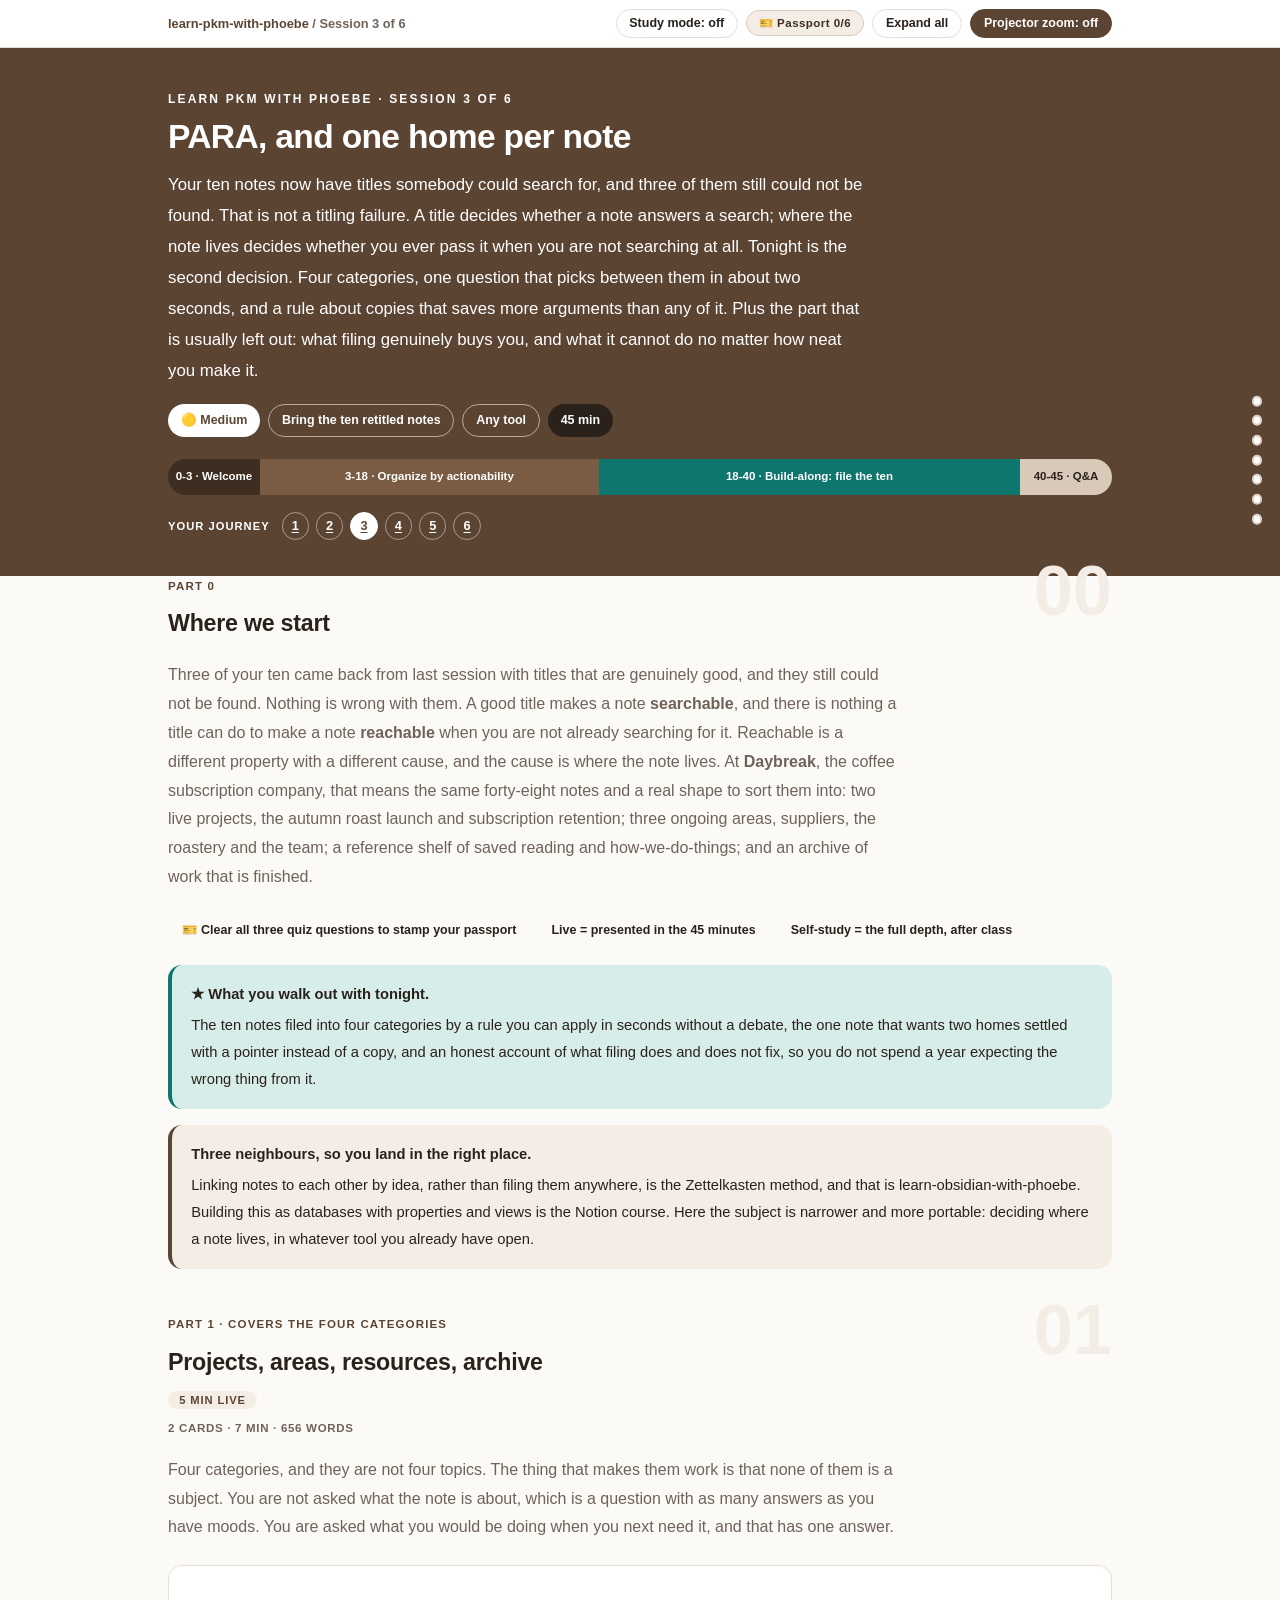
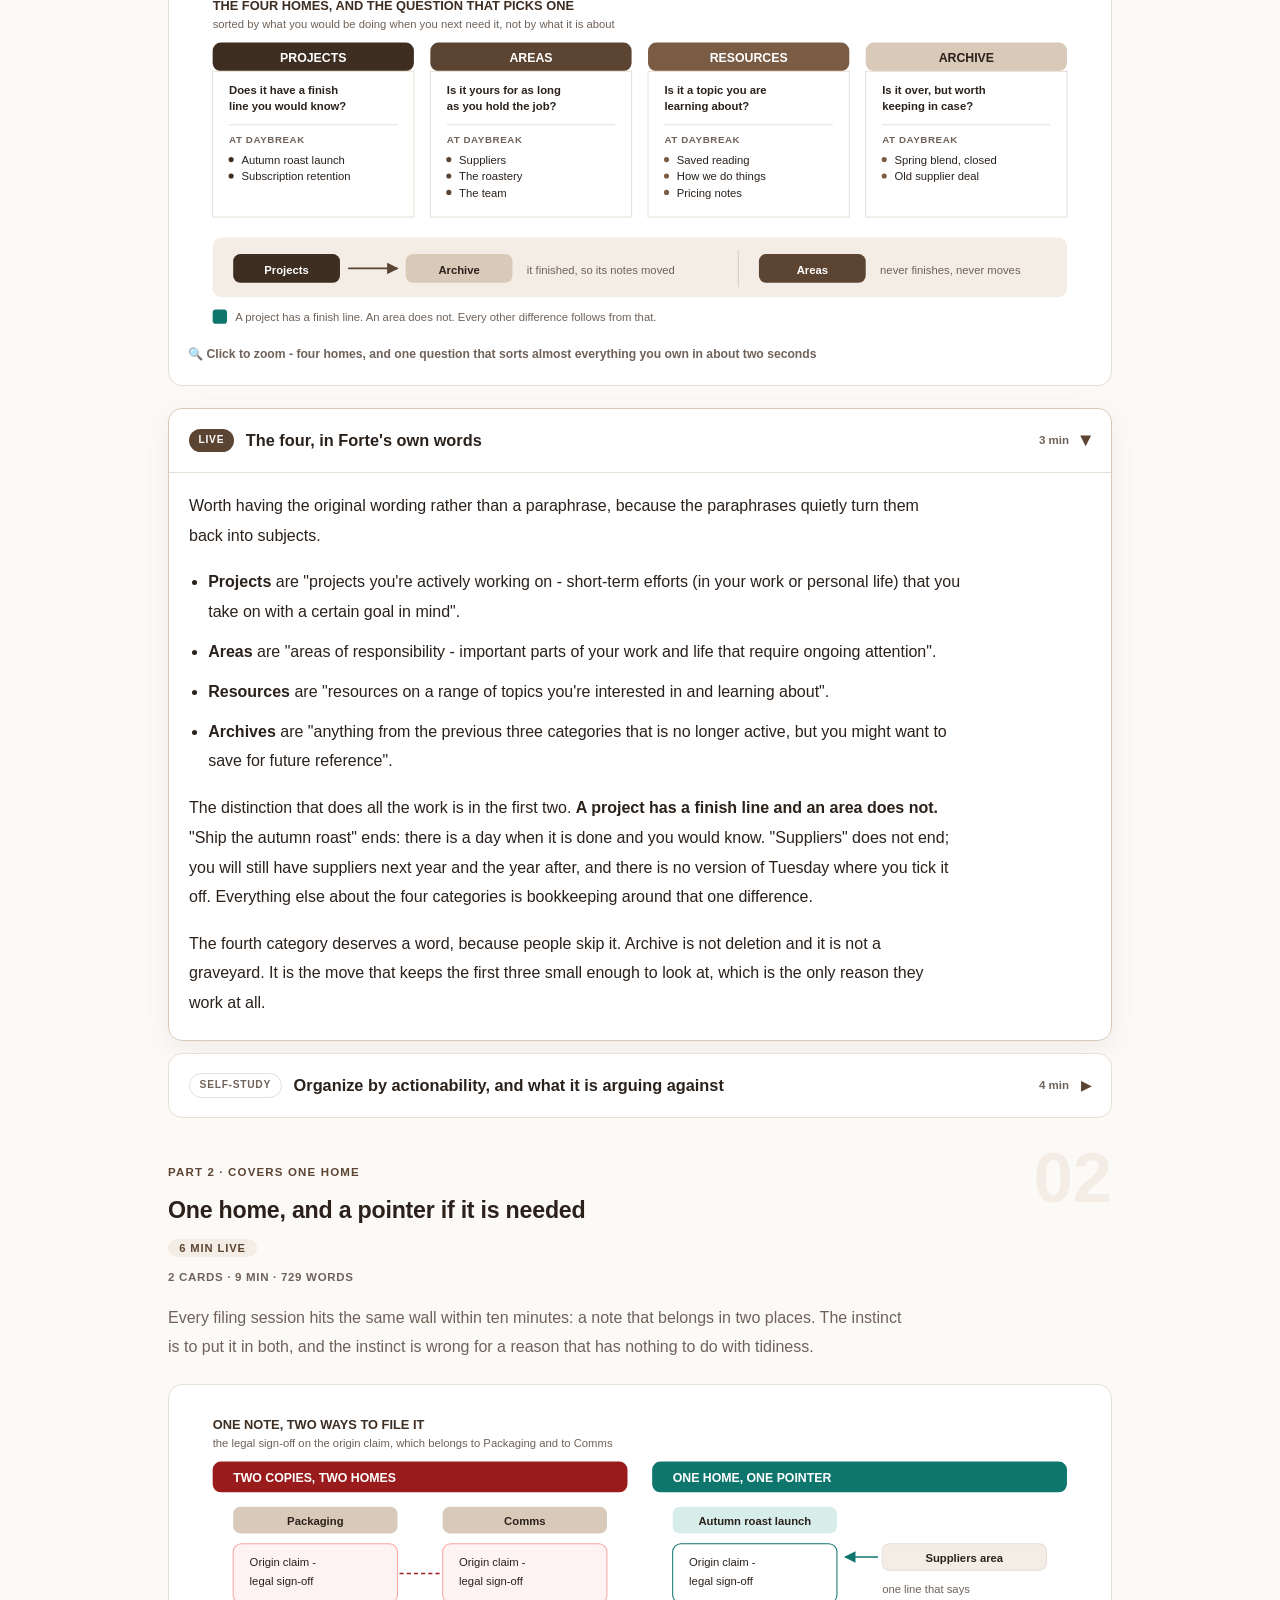
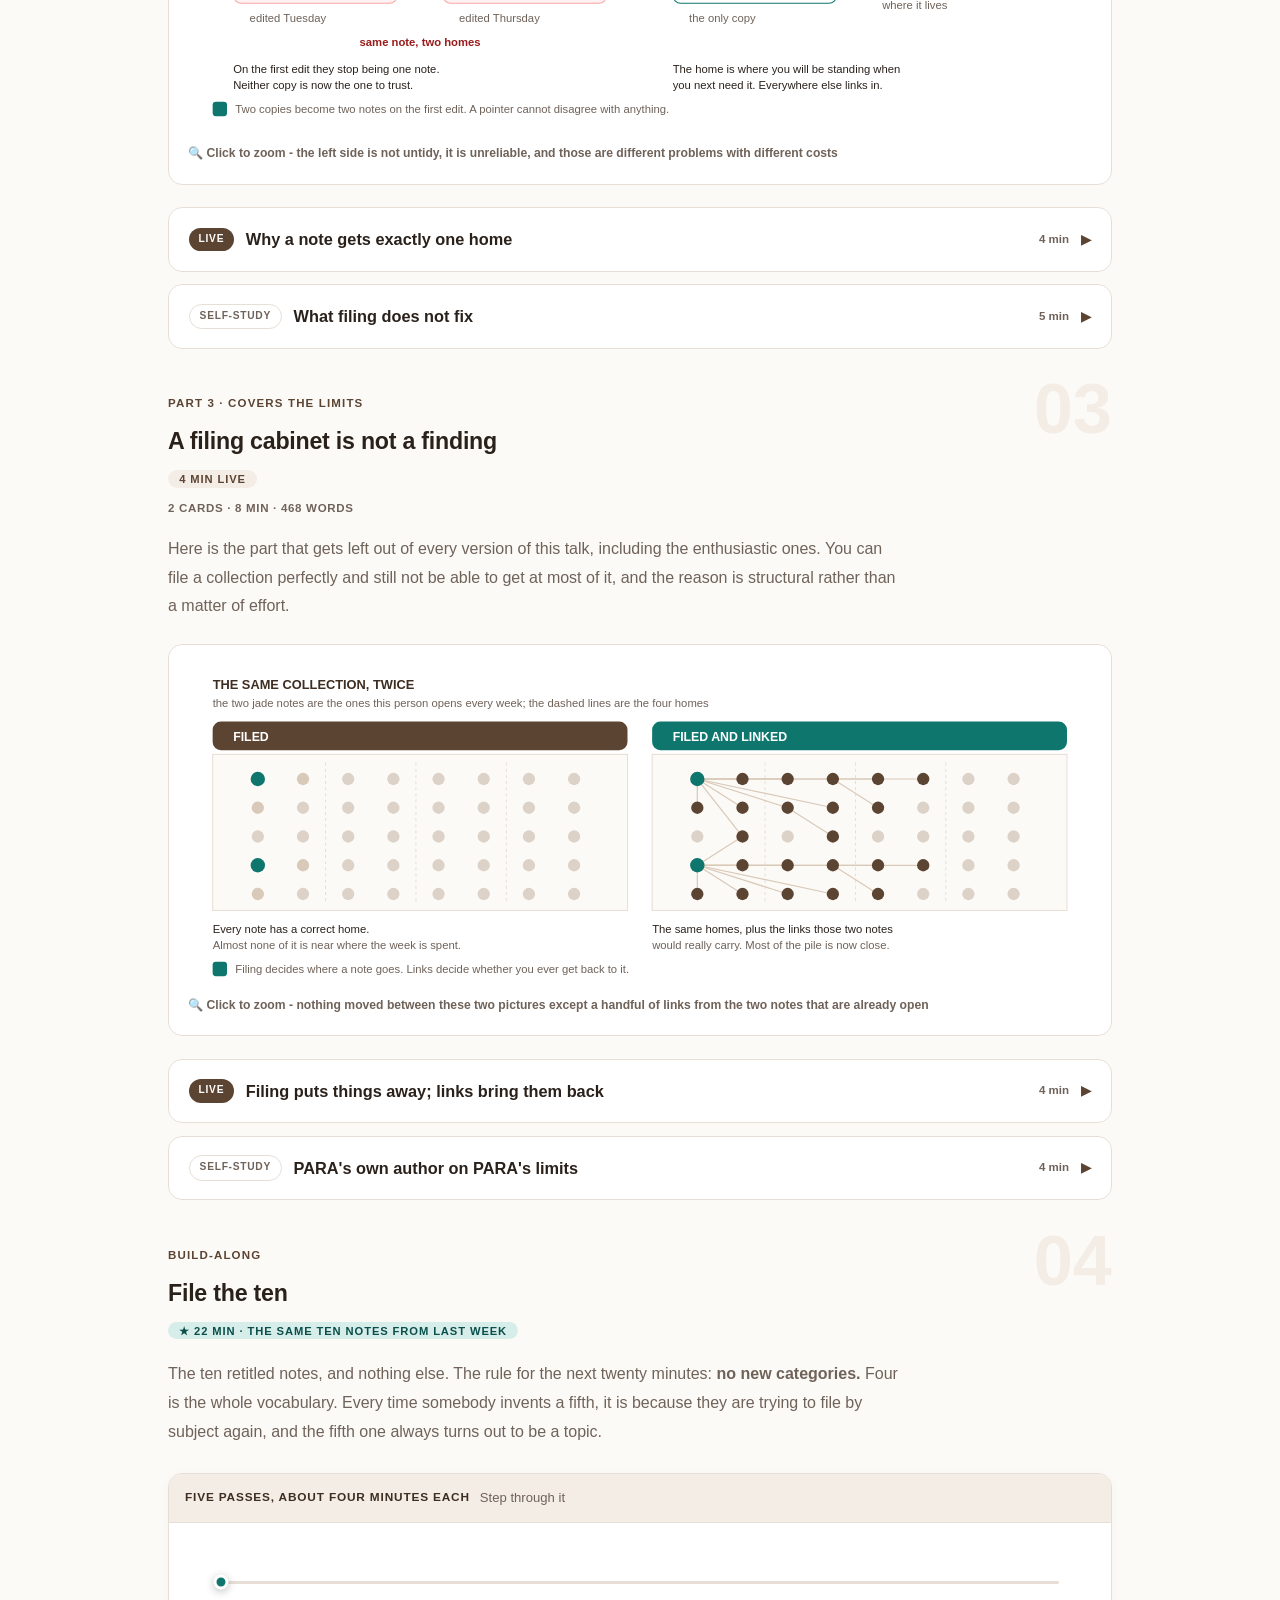
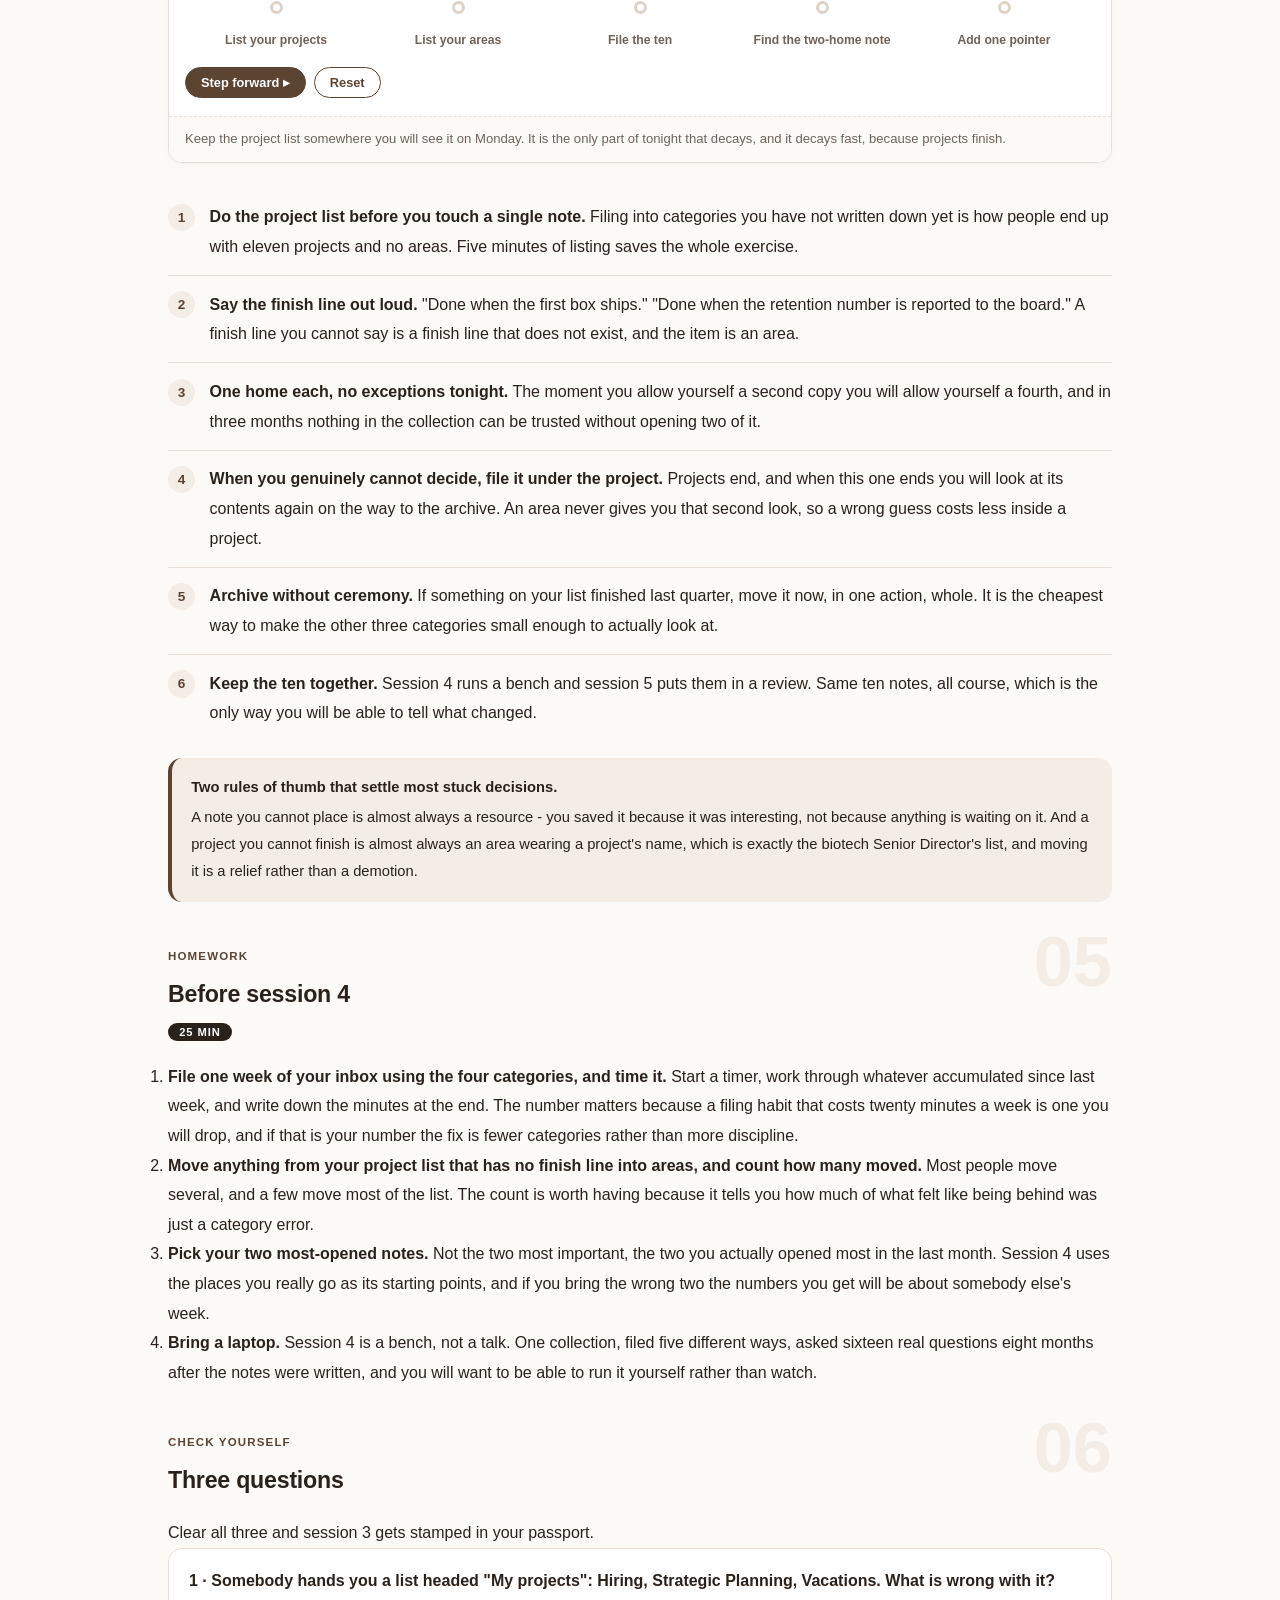
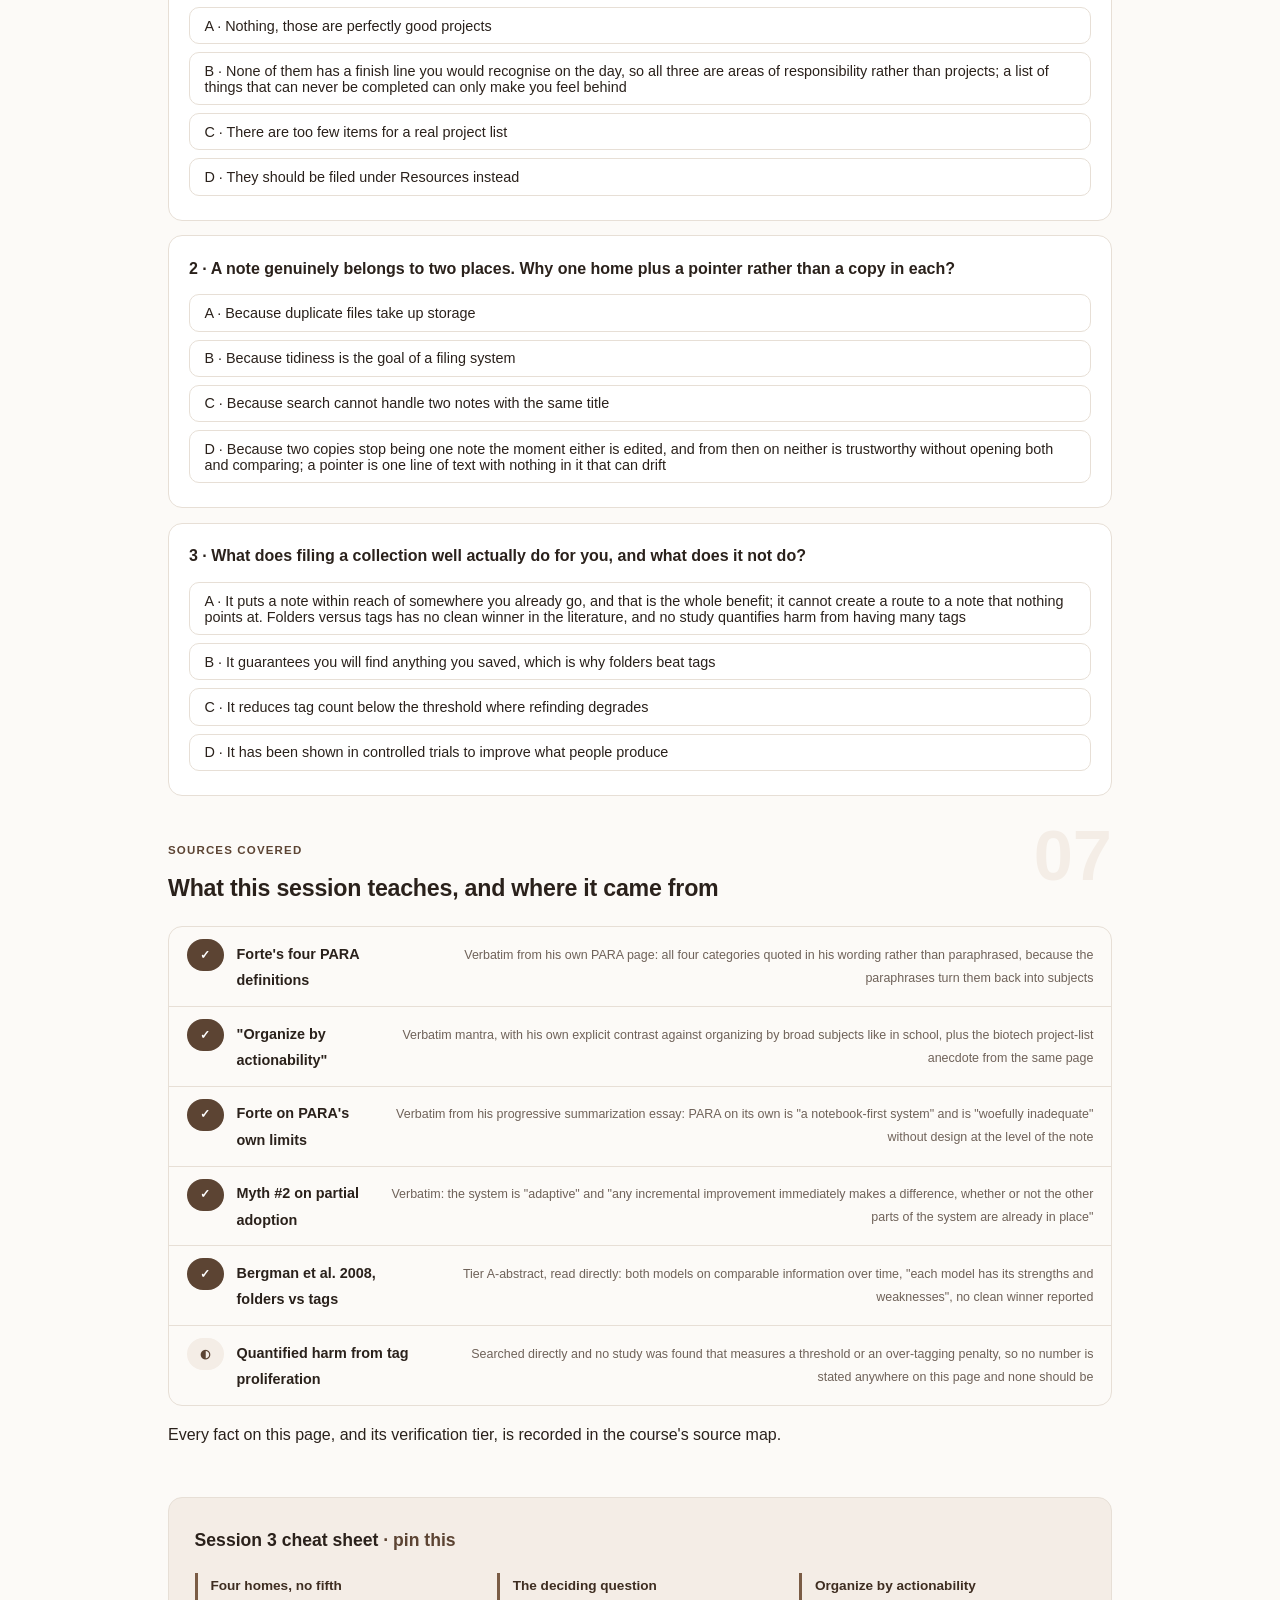
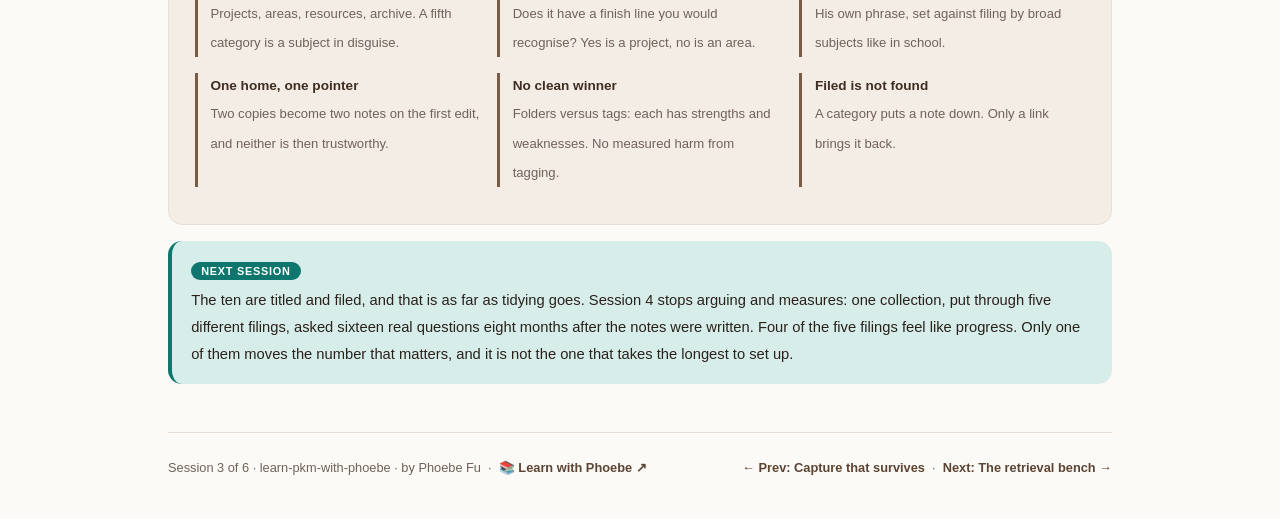
<file: courses/03-para-and-one-home.html>
<!DOCTYPE html>
<html lang="en">
<head>
<meta charset="UTF-8">
<meta name="viewport" content="width=device-width, initial-scale=1.0">
<!-- social:start -->
<meta name="description" content="Session 3 of 6. Projects, areas, resources, archive, in Forte's own words, plus the one question that picks between them in seconds. Then one home per note and a pointer instead of a second copy, and an honest account of what filing does not fix.">
<meta property="og:type" content="article">
<meta property="og:site_name" content="Learn with Phoebe">
<meta property="og:title" content="PARA, and one home per note - learn PKM with phoebe">
<meta property="og:description" content="Session 3 of 6. A project has a finish line and an area does not, and almost every filing argument comes down to that. Plus why a note gets exactly one home, and what filing cannot do for you.">
<meta property="og:url" content="https://phoebefu6.github.io/learn-pkm-with-phoebe/courses/03-para-and-one-home.html">
<meta property="og:image" content="https://phoebefu6.github.io/learn-pkm-with-phoebe/assets/og-cover.png">
<meta property="og:image:width" content="1200">
<meta property="og:image:height" content="630">
<meta name="twitter:card" content="summary_large_image">
<meta name="twitter:title" content="PARA, and one home per note - learn PKM with phoebe">
<meta name="twitter:description" content="Session 3 of 6. Four categories, one question, one home per note, and the limits nobody mentions.">
<meta name="twitter:image" content="https://phoebefu6.github.io/learn-pkm-with-phoebe/assets/og-cover.png">
<!-- social:end -->
<title>Session 3 · PARA, and one home per note - learn PKM with phoebe</title>
<link rel="stylesheet" href="../assets/style.css?v=23">
</head>
<body>

<div class="toolbar">
  <div class="wrap">
    <span class="crumb"><a href="../index.html">learn-pkm-with-phoebe</a> / Session 3 of 6</span>
    <button class="btn" id="toggle-all" type="button">Expand all</button>
    <button class="btn primary" id="zoom-toggle" type="button">Projector zoom: off</button>
  </div>
</div>

<header class="masthead">
  <div class="wrap">
    <div class="eyebrow">Learn PKM with Phoebe · Session 3 of 6</div>
    <h1>PARA, and <span class="accent">one home per note</span></h1>
    <p class="sub">Your ten notes now have titles somebody could search for, and three of them still could not be found. That is not a titling failure. A title decides whether a note answers a search; where the note lives decides whether you ever pass it when you are not searching at all. Tonight is the second decision. Four categories, one question that picks between them in about two seconds, and a rule about copies that saves more arguments than any of it. Plus the part that is usually left out: what filing genuinely buys you, and what it cannot do no matter how neat you make it.</p>
    <div class="chip-row">
      <span class="chip level">🟡 Medium</span>
      <span class="chip audience">Bring the ten retitled notes</span>
      <span class="chip audience">Any tool</span>
      <span class="chip time">45 min</span>
    </div>
    <div class="agenda">
      <span class="a1" style="flex:1">0-3 · Welcome</span>
      <span class="a2" style="flex:4">3-18 · Organize by actionability</span>
      <span class="a3" style="flex:5">18-40 · Build-along: file the ten</span>
      <span class="a4" style="flex:1">40-45 · Q&amp;A</span>
    </div>
  </div>
</header>

<main class="wrap">

  <section class="section" id="intro">
    <div class="section-kicker">
      <span class="klabel">Part 0</span>
      <h2>Where we start</h2>
    </div>
    <p class="lede">Three of your ten came back from last session with titles that are genuinely good, and they still could not be found. Nothing is wrong with them. A good title makes a note <strong>searchable</strong>, and there is nothing a title can do to make a note <strong>reachable</strong> when you are not already searching for it. Reachable is a different property with a different cause, and the cause is where the note lives. At <strong>Daybreak</strong>, the coffee subscription company, that means the same forty-eight notes and a real shape to sort them into: two live projects, the autumn roast launch and subscription retention; three ongoing areas, suppliers, the roastery and the team; a reference shelf of saved reading and how-we-do-things; and an archive of work that is finished.</p>

    <div class="legend">
      <span class="pill">🎫 Clear all three quiz questions to stamp your passport</span>
      <span class="pill">Live = presented in the 45 minutes</span>
      <span class="pill">Self-study = the full depth, after class</span>
    </div>

    <div class="callout win">
      <p><strong>★ What you walk out with tonight.</strong> The ten notes filed into four categories by a rule you can apply in seconds without a debate, the one note that wants two homes settled with a pointer instead of a copy, and an honest account of what filing does and does not fix, so you do not spend a year expecting the wrong thing from it.</p>
    </div>

    <div class="callout tip">
      <p><strong>Three neighbours, so you land in the right place.</strong> Linking notes to each other by idea, rather than filing them anywhere, is the Zettelkasten method, and that is <span class="mono">learn-obsidian-with-phoebe</span>. Building this as databases with properties and views is the Notion course. Here the subject is narrower and more portable: deciding where a note lives, in whatever tool you already have open.</p>
    </div>
  </section>

  <section class="section" id="part-1">
    <div class="section-kicker">
      <span class="klabel">Part 1 · covers the four categories</span>
      <h2>Projects, areas, resources, archive</h2>
      <span class="tag concept">5 min live</span>
    </div>
    <p class="lede">Four categories, and they are not four topics. The thing that makes them work is that none of them is a subject. You are not asked what the note is about, which is a question with as many answers as you have moods. You are asked what you would be doing when you next need it, and that has one answer.</p>

    <figure class="zoomable">
      <svg viewBox="0 0 880 340" xmlns="http://www.w3.org/2000/svg" role="img" aria-label="Four columns, one for each PARA category, each with the question that decides it and real Daybreak examples, over a band showing that a finished project moves to the archive while an area never does">
        <style>
          .p3aH { font: 800 12.5px Inter, sans-serif; fill: #3E2D21; }
          .p3aW { font: 800 12px Inter, sans-serif; fill: #FFFFFF; }
          .p3aK { font: 800 12px Inter, sans-serif; fill: #2A211B; }
          .p3aQ { font: 700 11px Inter, sans-serif; fill: #2A211B; }
          .p3aB { font: 400 11px Inter, sans-serif; fill: #2A211B; }
          .p3aN { font: 400 11px Inter, sans-serif; fill: #6F6259; }
          .p3aS { font: 700 9.5px Inter, sans-serif; fill: #6F6259; letter-spacing: .06em; }
          .p3aC { font: 700 11px Inter, sans-serif; fill: #FFFFFF; }
        </style>
        <defs>
          <marker id="p3aArrow" viewBox="0 0 10 10" refX="9" refY="5" markerWidth="7" markerHeight="7" orient="auto-start-reverse">
            <path d="M 0 0 L 10 5 L 0 10 z" fill="#5C4433"/>
          </marker>
        </defs>

        <text class="p3aH" x="24" y="24">THE FOUR HOMES, AND THE QUESTION THAT PICKS ONE</text>
        <text class="p3aN" x="24" y="42">sorted by what you would be doing when you next need it, not by what it is about</text>

        <rect x="24" y="56" width="196" height="28" rx="8" fill="#3E2D21"/>
        <text class="p3aW" x="122" y="75" text-anchor="middle">PROJECTS</text>
        <rect x="24" y="84" width="196" height="142" fill="#FFFFFF" stroke="#E7DFD6"/>
        <text class="p3aQ" x="40" y="106">Does it have a finish</text>
        <text class="p3aQ" x="40" y="122">line you would know?</text>
        <line x1="40" y1="136" x2="204" y2="136" stroke="#E7DFD6"/>
        <text class="p3aS" x="40" y="154">AT DAYBREAK</text>
        <circle cx="42" cy="170" r="2.5" fill="#3E2D21"/>
        <text class="p3aB" x="52" y="174">Autumn roast launch</text>
        <circle cx="42" cy="186" r="2.5" fill="#3E2D21"/>
        <text class="p3aB" x="52" y="190">Subscription retention</text>

        <rect x="236" y="56" width="196" height="28" rx="8" fill="#5C4433"/>
        <text class="p3aW" x="334" y="75" text-anchor="middle">AREAS</text>
        <rect x="236" y="84" width="196" height="142" fill="#FFFFFF" stroke="#E7DFD6"/>
        <text class="p3aQ" x="252" y="106">Is it yours for as long</text>
        <text class="p3aQ" x="252" y="122">as you hold the job?</text>
        <line x1="252" y1="136" x2="416" y2="136" stroke="#E7DFD6"/>
        <text class="p3aS" x="252" y="154">AT DAYBREAK</text>
        <circle cx="254" cy="170" r="2.5" fill="#5C4433"/>
        <text class="p3aB" x="264" y="174">Suppliers</text>
        <circle cx="254" cy="186" r="2.5" fill="#5C4433"/>
        <text class="p3aB" x="264" y="190">The roastery</text>
        <circle cx="254" cy="202" r="2.5" fill="#5C4433"/>
        <text class="p3aB" x="264" y="206">The team</text>

        <rect x="448" y="56" width="196" height="28" rx="8" fill="#7A5C45"/>
        <text class="p3aW" x="546" y="75" text-anchor="middle">RESOURCES</text>
        <rect x="448" y="84" width="196" height="142" fill="#FFFFFF" stroke="#E7DFD6"/>
        <text class="p3aQ" x="464" y="106">Is it a topic you are</text>
        <text class="p3aQ" x="464" y="122">learning about?</text>
        <line x1="464" y1="136" x2="628" y2="136" stroke="#E7DFD6"/>
        <text class="p3aS" x="464" y="154">AT DAYBREAK</text>
        <circle cx="466" cy="170" r="2.5" fill="#7A5C45"/>
        <text class="p3aB" x="476" y="174">Saved reading</text>
        <circle cx="466" cy="186" r="2.5" fill="#7A5C45"/>
        <text class="p3aB" x="476" y="190">How we do things</text>
        <circle cx="466" cy="202" r="2.5" fill="#7A5C45"/>
        <text class="p3aB" x="476" y="206">Pricing notes</text>

        <rect x="660" y="56" width="196" height="28" rx="8" fill="#D9C9B8"/>
        <text class="p3aK" x="758" y="75" text-anchor="middle">ARCHIVE</text>
        <rect x="660" y="84" width="196" height="142" fill="#FFFFFF" stroke="#E7DFD6"/>
        <text class="p3aQ" x="676" y="106">Is it over, but worth</text>
        <text class="p3aQ" x="676" y="122">keeping in case?</text>
        <line x1="676" y1="136" x2="840" y2="136" stroke="#E7DFD6"/>
        <text class="p3aS" x="676" y="154">AT DAYBREAK</text>
        <circle cx="678" cy="170" r="2.5" fill="#7A5C45"/>
        <text class="p3aB" x="688" y="174">Spring blend, closed</text>
        <circle cx="678" cy="186" r="2.5" fill="#7A5C45"/>
        <text class="p3aB" x="688" y="190">Old supplier deal</text>

        <rect x="24" y="246" width="832" height="58" rx="9" fill="#F4EDE6"/>
        <rect x="44" y="262" width="104" height="28" rx="7" fill="#3E2D21"/>
        <text class="p3aC" x="96" y="281" text-anchor="middle">Projects</text>
        <line x1="156" y1="276" x2="204" y2="276" stroke="#5C4433" stroke-width="1.6" marker-end="url(#p3aArrow)"/>
        <rect x="212" y="262" width="104" height="28" rx="7" fill="#D9C9B8"/>
        <text class="p3aQ" x="264" y="281" text-anchor="middle">Archive</text>
        <text class="p3aN" x="330" y="281">it finished, so its notes moved</text>
        <line x1="536" y1="258" x2="536" y2="294" stroke="#DCD2C7" stroke-width="1.2"/>
        <rect x="556" y="262" width="104" height="28" rx="7" fill="#5C4433"/>
        <text class="p3aC" x="608" y="281" text-anchor="middle">Areas</text>
        <text class="p3aN" x="674" y="281">never finishes, never moves</text>

        <rect x="24" y="316" width="14" height="14" rx="3" fill="#0F766E"/>
        <text class="p3aN" x="46" y="327">A project has a finish line. An area does not. Every other difference follows from that.</text>
      </svg>
      <figcaption>🔍 Click to zoom - four homes, and one question that sorts almost everything you own in about two seconds</figcaption>
    </figure>

    <details class="card" open>
      <summary><span class="mode live">Live</span>The four, in Forte's own words<span class="mini">3 min</span><span class="caret">▶</span></summary>
      <div class="body">
        <p>Worth having the original wording rather than a paraphrase, because the paraphrases quietly turn them back into subjects.</p>
        <ul>
          <li><strong>Projects</strong> are "projects you're actively working on - short-term efforts (in your work or personal life) that you take on with a certain goal in mind".</li>
          <li><strong>Areas</strong> are "areas of responsibility - important parts of your work and life that require ongoing attention".</li>
          <li><strong>Resources</strong> are "resources on a range of topics you're interested in and learning about".</li>
          <li><strong>Archives</strong> are "anything from the previous three categories that is no longer active, but you might want to save for future reference".</li>
        </ul>
        <p>The distinction that does all the work is in the first two. <strong>A project has a finish line and an area does not.</strong> "Ship the autumn roast" ends: there is a day when it is done and you would know. "Suppliers" does not end; you will still have suppliers next year and the year after, and there is no version of Tuesday where you tick it off. Everything else about the four categories is bookkeeping around that one difference.</p>
        <p>The fourth category deserves a word, because people skip it. Archive is not deletion and it is not a graveyard. It is the move that keeps the first three small enough to look at, which is the only reason they work at all.</p>
      </div>
    </details>

    <details class="card">
      <summary><span class="mode self">Self-study</span>Organize by actionability, and what it is arguing against<span class="mini">4 min</span><span class="caret">▶</span></summary>
      <div class="body">
        <p>Forte's mantra for the whole scheme is three words: <strong>"organize by actionability"</strong>. He sets it explicitly against organizing "by broad subjects like in school" - the instinct that files everything under Psychology, or Marketing, or Coffee, the way a library would.</p>
        <p>The reason that instinct fails is not that subjects are wrong, it is that they are ambiguous at exactly the wrong moment. A note about a supplier's pricing for the autumn roast is about pricing, and suppliers, and the launch, and coffee. Four correct answers, and you will pick a different one on a different day, which means next year you will look in the wrong one. Actionability has a single answer because it is a question about you rather than about the note: what would you be doing when you need this? If the answer is "shipping the autumn roast", the note goes with the autumn roast, and it does not matter that it is also about pricing.</p>
        <p>Forte's own origin story for PARA is the mistake in its purest form, and it is worth retelling because everybody makes it. He was working with a Senior Director at a biotech company who produced a project list, and the list turned out to be nothing of the kind: Hiring, Strategic Planning, Vacations. Not one of those items had a finish line, so not one of them was a project, and a list of things that can never be completed is a list that can only make you feel behind.</p>
        <table class="clean">
          <tr><th>Category</th><th>The question that decides it</th><th>At Daybreak</th><th>What happens when it is done</th></tr>
          <tr><td><strong>Projects</strong></td><td>Does it have a finish line you would recognise on the day?</td><td>The autumn roast launch</td><td>It ships, and the whole home moves to archive in one action</td></tr>
          <tr><td><strong>Areas</strong></td><td>Is this yours for as long as you hold the job?</td><td>Suppliers</td><td>Nothing. An area has no done, so it stays exactly where it is</td></tr>
          <tr><td><strong>Resources</strong></td><td>Are you reading about it rather than acting on it?</td><td>Saved reading on subscription pricing</td><td>Nothing, until a project needs it and links to it from there</td></tr>
          <tr><td><strong>Archive</strong></td><td>Is it over, and worth keeping in case somebody asks?</td><td>Last spring's blend launch</td><td>Nothing, which is the point. Out of the way, still searchable</td></tr>
        </table>
        <p>One caution, since it is the honest one. Whether actionability-based filing is genuinely easier to maintain than topic-based filing is asserted by its author, not measured. No controlled comparison of the two on real people's maintenance behaviour was found. What can be said without stretching anything is narrower and still useful: actionability gives a note one answer where a subject gives it four, and a question with one answer is the kind you can still answer in a year.</p>
      </div>
    </details>
  </section>

  <section class="section" id="part-2">
    <div class="section-kicker">
      <span class="klabel">Part 2 · covers one home</span>
      <h2>One home, and a pointer if it is needed</h2>
      <span class="tag concept">6 min live</span>
    </div>
    <p class="lede">Every filing session hits the same wall within ten minutes: a note that belongs in two places. The instinct is to put it in both, and the instinct is wrong for a reason that has nothing to do with tidiness.</p>

    <figure class="zoomable">
      <svg viewBox="0 0 880 320" xmlns="http://www.w3.org/2000/svg" role="img" aria-label="On the left the same note duplicated into two folders with a dashed line marked same note two homes and the copies diverging on edit; on the right the note filed once under the launch project with a small pointer from the suppliers area">
        <style>
          .p3bH { font: 800 12.5px Inter, sans-serif; fill: #3E2D21; }
          .p3bW { font: 800 12px Inter, sans-serif; fill: #FFFFFF; }
          .p3bT { font: 700 11px Inter, sans-serif; fill: #2A211B; }
          .p3bB { font: 400 11px Inter, sans-serif; fill: #2A211B; }
          .p3bN { font: 400 11px Inter, sans-serif; fill: #6F6259; }
          .p3bX { font: 800 11px Inter, sans-serif; fill: #991B1B; }
        </style>
        <defs>
          <marker id="p3bArrow" viewBox="0 0 10 10" refX="9" refY="5" markerWidth="7" markerHeight="7" orient="auto">
            <path d="M 0 0 L 10 5 L 0 10 z" fill="#0F766E"/>
          </marker>
        </defs>

        <text class="p3bH" x="24" y="24">ONE NOTE, TWO WAYS TO FILE IT</text>
        <text class="p3bN" x="24" y="42">the legal sign-off on the origin claim, which belongs to Packaging and to Comms</text>

        <rect x="24" y="56" width="404" height="30" rx="8" fill="#991B1B"/>
        <text class="p3bW" x="44" y="76">TWO COPIES, TWO HOMES</text>

        <rect x="44" y="100" width="160" height="26" rx="7" fill="#D9C9B8"/>
        <text class="p3bT" x="124" y="118" text-anchor="middle">Packaging</text>
        <rect x="44" y="136" width="160" height="58" rx="8" fill="#FEF2F2" stroke="#FCA5A5"/>
        <text class="p3bB" x="60" y="158">Origin claim -</text>
        <text class="p3bB" x="60" y="176">legal sign-off</text>
        <text class="p3bN" x="60" y="212">edited Tuesday</text>

        <rect x="248" y="100" width="160" height="26" rx="7" fill="#D9C9B8"/>
        <text class="p3bT" x="328" y="118" text-anchor="middle">Comms</text>
        <rect x="248" y="136" width="160" height="58" rx="8" fill="#FEF2F2" stroke="#FCA5A5"/>
        <text class="p3bB" x="264" y="158">Origin claim -</text>
        <text class="p3bB" x="264" y="176">legal sign-off</text>
        <text class="p3bN" x="264" y="212">edited Thursday</text>

        <line x1="206" y1="165" x2="246" y2="165" stroke="#991B1B" stroke-width="1.4" stroke-dasharray="4 3"/>
        <text class="p3bX" x="226" y="236" text-anchor="middle">same note, two homes</text>
        <text class="p3bB" x="44" y="262">On the first edit they stop being one note.</text>
        <text class="p3bB" x="44" y="278">Neither copy is now the one to trust.</text>

        <rect x="452" y="56" width="404" height="30" rx="8" fill="#0F766E"/>
        <text class="p3bW" x="472" y="76">ONE HOME, ONE POINTER</text>

        <rect x="472" y="100" width="160" height="26" rx="7" fill="#D7EDEA"/>
        <text class="p3bT" x="552" y="118" text-anchor="middle">Autumn roast launch</text>
        <rect x="472" y="136" width="160" height="58" rx="8" fill="#FFFFFF" stroke="#0F766E"/>
        <text class="p3bB" x="488" y="158">Origin claim -</text>
        <text class="p3bB" x="488" y="176">legal sign-off</text>
        <text class="p3bN" x="488" y="212">the only copy</text>

        <rect x="676" y="136" width="160" height="26" rx="7" fill="#F4EDE6" stroke="#E7DFD6"/>
        <text class="p3bT" x="756" y="154" text-anchor="middle">Suppliers area</text>
        <line x1="672" y1="149" x2="640" y2="149" stroke="#0F766E" stroke-width="1.6" marker-end="url(#p3bArrow)"/>
        <text class="p3bN" x="676" y="184">one line that says</text>
        <text class="p3bN" x="676" y="200">where it lives</text>
        <text class="p3bB" x="472" y="262">The home is where you will be standing when</text>
        <text class="p3bB" x="472" y="278">you next need it. Everywhere else links in.</text>

        <rect x="24" y="290" width="14" height="14" rx="3" fill="#0F766E"/>
        <text class="p3bN" x="46" y="301">Two copies become two notes on the first edit. A pointer cannot disagree with anything.</text>
      </svg>
      <figcaption>🔍 Click to zoom - the left side is not untidy, it is unreliable, and those are different problems with different costs</figcaption>
    </figure>

    <details class="card">
      <summary><span class="mode live">Live</span>Why a note gets exactly one home<span class="mini">4 min</span><span class="caret">▶</span></summary>
      <div class="body">
        <p>Put a note in two places and for about a week you have one note in two convenient locations, which feels like a clever solution to a real problem. Then somebody edits one of them. From that moment you do not have one note in two places, you have <strong>two different notes with the same title</strong>, and the expensive part is not the duplication. It is that neither one is trustworthy any more. You cannot tell by looking which is current, so the only safe move is to open both and compare, every time, forever. That is a worse position than having filed it in the wrong place, because a note in the wrong place is at least still correct.</p>
        <p>The fix is small: <strong>one home, plus a pointer from anywhere else that has a claim on it.</strong> A pointer is a line of text with a link in it, and it cannot drift, because there is nothing in it to drift. It says where the thing lives, and when the thing changes the pointer keeps being right.</p>
        <p>Which leaves the actual question: which of the two places is the home? The same rule as everything else tonight. <strong>Where would you be standing when you next need it?</strong> The legal sign-off on the origin claim will be needed when somebody is shipping the launch, because that is when a claim has to be defensible. So the launch project is the home, and the suppliers area gets the pointer. Not because packaging matters less, but because nobody goes looking in an area when they are chasing a deadline.</p>
        <p>This is the whole of the actionability rule applied to one decision, and it is why the rule is worth having: it turns a judgement call that could absorb ten minutes of a meeting into a question with one answer.</p>
      </div>
    </details>

    <details class="card">
      <summary><span class="mode self">Self-study</span>What filing does not fix<span class="mini">5 min</span><span class="caret">▶</span></summary>
      <div class="body">
        <p>Two things that are commonly claimed about filing are not supported, and it is better to know that now than to discover it in month six.</p>
        <p>The first is that folders beat tags. Bergman and colleagues, in 2008, put both models on comparable sets of the same information and followed how people kept, organized and re-found things with each. The reported conclusion is that <strong>"each model has its strengths and weaknesses"</strong>. No clean winner. The paper's own framing rejects a simple "tags beat folders" and rejects the reverse just as firmly, and that is a finding from the literature rather than a shrug, so it is worth stating as one. The tier here is honest too: this is the publisher's indexed abstract, read directly, not the full paper.</p>
        <p>The second is more specific and comes up whenever somebody defends folders. <strong>There is no study quantifying a point at which having too many tags starts to hurt you.</strong> A targeted search for it turned up related work on tagging inconsistency, and on how a tag's own attributes affect browsing, but nothing that measures a proliferation threshold or an over-tagging penalty as an effect in its own right. So the sentence "past about thirty tags you slow down" has no source behind it, and neither does any variant with a number in it. Say instead what is true, which is that nobody has measured this.</p>
        <p>What filing genuinely does is narrow and real: <strong>it puts a note within reach of somewhere you already go.</strong> That is the entire benefit, and it is worth the twenty minutes. What it cannot do is make a note reachable that nothing points at. A note can have a perfect home, in the correct category, spelled correctly, and if no route runs through that home in your ordinary week then filing it changed nothing about your chances of seeing it again. Session 4 measures exactly that difference on a real collection, and the gap between those two states is larger than almost anyone expects.</p>
        <div class="callout example">
          <span class="ex-pill">Real world</span>
          <p>At Daybreak the legal sign-off on the origin claim genuinely belonged to Packaging and to Comms, so it was kept in both, and for five weeks nothing went wrong. Then the sleeve team edited their copy after legal loosened the wording, and three days later the launch owner read the other one and wrote the old wording into the campaign brief. Nobody was careless. Both of them opened a note called "Origin claim - legal sign-off", in a sensible folder, and read it.</p>
        </div>
      </div>
    </details>
  </section>

  <section class="section" id="part-3">
    <div class="section-kicker">
      <span class="klabel">Part 3 · covers the limits</span>
      <h2>A filing cabinet is not a finding</h2>
      <span class="tag concept">4 min live</span>
    </div>
    <p class="lede">Here is the part that gets left out of every version of this talk, including the enthusiastic ones. You can file a collection perfectly and still not be able to get at most of it, and the reason is structural rather than a matter of effort.</p>

    <figure class="zoomable">
      <svg viewBox="0 0 880 312" xmlns="http://www.w3.org/2000/svg" role="img" aria-label="The same collection twice: on the left every note has a correct home and almost none is within reach of the two notes the person opens weekly; on the right the same homes plus a handful of links from those two notes, and most of the collection now sits within two steps">
        <style>
          .p3cH { font: 800 12.5px Inter, sans-serif; fill: #3E2D21; }
          .p3cW { font: 800 12px Inter, sans-serif; fill: #FFFFFF; }
          .p3cB { font: 400 11px Inter, sans-serif; fill: #2A211B; }
          .p3cN { font: 400 11px Inter, sans-serif; fill: #6F6259; }
          .p3cE { stroke: #D9C9B8; stroke-width: 1.2; fill: none; }
        </style>

        <text class="p3cH" x="24" y="24">THE SAME COLLECTION, TWICE</text>
        <text class="p3cN" x="24" y="42">the two jade notes are the ones this person opens every week; the dashed lines are the four homes</text>

        <rect x="24" y="56" width="404" height="28" rx="8" fill="#5C4433"/>
        <text class="p3cW" x="44" y="75">FILED</text>
        <rect x="24" y="88" width="404" height="152" fill="#FCFAF7" stroke="#E7DFD6"/>
        <line x1="134" y1="96" x2="134" y2="232" stroke="#E7DFD6" stroke-dasharray="3 3"/>
        <line x1="222" y1="96" x2="222" y2="232" stroke="#E7DFD6" stroke-dasharray="3 3"/>
        <line x1="310" y1="96" x2="310" y2="232" stroke="#E7DFD6" stroke-dasharray="3 3"/>
        <circle cx="68" cy="112" r="7" fill="#0F766E"/>
        <circle cx="68" cy="196" r="7" fill="#0F766E"/>
        <circle cx="112" cy="112" r="6" fill="#D9C9B8"/>
        <circle cx="112" cy="196" r="6" fill="#D9C9B8"/>
        <circle cx="68" cy="140" r="6" fill="#D9C9B8"/>
        <circle cx="68" cy="224" r="6" fill="#D9C9B8"/>
        <circle cx="68" cy="168" r="6" fill="#DCD2C7"/>
        <circle cx="112" cy="140" r="6" fill="#DCD2C7"/>
        <circle cx="112" cy="168" r="6" fill="#DCD2C7"/>
        <circle cx="112" cy="224" r="6" fill="#DCD2C7"/>
        <circle cx="156" cy="112" r="6" fill="#DCD2C7"/>
        <circle cx="156" cy="140" r="6" fill="#DCD2C7"/>
        <circle cx="156" cy="168" r="6" fill="#DCD2C7"/>
        <circle cx="156" cy="196" r="6" fill="#DCD2C7"/>
        <circle cx="156" cy="224" r="6" fill="#DCD2C7"/>
        <circle cx="200" cy="112" r="6" fill="#DCD2C7"/>
        <circle cx="200" cy="140" r="6" fill="#DCD2C7"/>
        <circle cx="200" cy="168" r="6" fill="#DCD2C7"/>
        <circle cx="200" cy="196" r="6" fill="#DCD2C7"/>
        <circle cx="200" cy="224" r="6" fill="#DCD2C7"/>
        <circle cx="244" cy="112" r="6" fill="#DCD2C7"/>
        <circle cx="244" cy="140" r="6" fill="#DCD2C7"/>
        <circle cx="244" cy="168" r="6" fill="#DCD2C7"/>
        <circle cx="244" cy="196" r="6" fill="#DCD2C7"/>
        <circle cx="244" cy="224" r="6" fill="#DCD2C7"/>
        <circle cx="288" cy="112" r="6" fill="#DCD2C7"/>
        <circle cx="288" cy="140" r="6" fill="#DCD2C7"/>
        <circle cx="288" cy="168" r="6" fill="#DCD2C7"/>
        <circle cx="288" cy="196" r="6" fill="#DCD2C7"/>
        <circle cx="288" cy="224" r="6" fill="#DCD2C7"/>
        <circle cx="332" cy="112" r="6" fill="#DCD2C7"/>
        <circle cx="332" cy="140" r="6" fill="#DCD2C7"/>
        <circle cx="332" cy="168" r="6" fill="#DCD2C7"/>
        <circle cx="332" cy="196" r="6" fill="#DCD2C7"/>
        <circle cx="332" cy="224" r="6" fill="#DCD2C7"/>
        <circle cx="376" cy="112" r="6" fill="#DCD2C7"/>
        <circle cx="376" cy="140" r="6" fill="#DCD2C7"/>
        <circle cx="376" cy="168" r="6" fill="#DCD2C7"/>
        <circle cx="376" cy="196" r="6" fill="#DCD2C7"/>
        <circle cx="376" cy="224" r="6" fill="#DCD2C7"/>
        <text class="p3cB" x="24" y="262">Every note has a correct home.</text>
        <text class="p3cN" x="24" y="278">Almost none of it is near where the week is spent.</text>

        <rect x="452" y="56" width="404" height="28" rx="8" fill="#0F766E"/>
        <text class="p3cW" x="472" y="75">FILED AND LINKED</text>
        <rect x="452" y="88" width="404" height="152" fill="#FCFAF7" stroke="#E7DFD6"/>
        <line x1="562" y1="96" x2="562" y2="232" stroke="#E7DFD6" stroke-dasharray="3 3"/>
        <line x1="650" y1="96" x2="650" y2="232" stroke="#E7DFD6" stroke-dasharray="3 3"/>
        <line x1="738" y1="96" x2="738" y2="232" stroke="#E7DFD6" stroke-dasharray="3 3"/>

        <path class="p3cE" d="M496 112 L540 112"/>
        <path class="p3cE" d="M496 112 L584 112"/>
        <path class="p3cE" d="M496 112 L628 112"/>
        <path class="p3cE" d="M496 112 L672 112"/>
        <path class="p3cE" d="M496 112 L496 140"/>
        <path class="p3cE" d="M496 112 L540 140"/>
        <path class="p3cE" d="M496 112 L584 140"/>
        <path class="p3cE" d="M496 112 L628 140"/>
        <path class="p3cE" d="M496 112 L540 168"/>
        <path class="p3cE" d="M628 112 L672 140"/>
        <path class="p3cE" d="M628 112 L716 112"/>
        <path class="p3cE" d="M584 140 L628 168"/>
        <path class="p3cE" d="M496 196 L540 196"/>
        <path class="p3cE" d="M496 196 L584 196"/>
        <path class="p3cE" d="M496 196 L628 196"/>
        <path class="p3cE" d="M496 196 L672 196"/>
        <path class="p3cE" d="M496 196 L496 224"/>
        <path class="p3cE" d="M496 196 L540 224"/>
        <path class="p3cE" d="M496 196 L584 224"/>
        <path class="p3cE" d="M496 196 L628 224"/>
        <path class="p3cE" d="M496 196 L540 168"/>
        <path class="p3cE" d="M628 196 L672 224"/>
        <path class="p3cE" d="M628 196 L716 196"/>

        <circle cx="496" cy="112" r="7" fill="#0F766E"/>
        <circle cx="496" cy="196" r="7" fill="#0F766E"/>
        <circle cx="540" cy="112" r="6" fill="#5C4433"/>
        <circle cx="584" cy="112" r="6" fill="#5C4433"/>
        <circle cx="628" cy="112" r="6" fill="#5C4433"/>
        <circle cx="672" cy="112" r="6" fill="#5C4433"/>
        <circle cx="716" cy="112" r="6" fill="#5C4433"/>
        <circle cx="760" cy="112" r="6" fill="#DCD2C7"/>
        <circle cx="804" cy="112" r="6" fill="#DCD2C7"/>
        <circle cx="496" cy="140" r="6" fill="#5C4433"/>
        <circle cx="540" cy="140" r="6" fill="#5C4433"/>
        <circle cx="584" cy="140" r="6" fill="#5C4433"/>
        <circle cx="628" cy="140" r="6" fill="#5C4433"/>
        <circle cx="672" cy="140" r="6" fill="#5C4433"/>
        <circle cx="716" cy="140" r="6" fill="#DCD2C7"/>
        <circle cx="760" cy="140" r="6" fill="#DCD2C7"/>
        <circle cx="804" cy="140" r="6" fill="#DCD2C7"/>
        <circle cx="496" cy="168" r="6" fill="#DCD2C7"/>
        <circle cx="540" cy="168" r="6" fill="#5C4433"/>
        <circle cx="584" cy="168" r="6" fill="#DCD2C7"/>
        <circle cx="628" cy="168" r="6" fill="#5C4433"/>
        <circle cx="672" cy="168" r="6" fill="#DCD2C7"/>
        <circle cx="716" cy="168" r="6" fill="#DCD2C7"/>
        <circle cx="760" cy="168" r="6" fill="#DCD2C7"/>
        <circle cx="804" cy="168" r="6" fill="#DCD2C7"/>
        <circle cx="540" cy="196" r="6" fill="#5C4433"/>
        <circle cx="584" cy="196" r="6" fill="#5C4433"/>
        <circle cx="628" cy="196" r="6" fill="#5C4433"/>
        <circle cx="672" cy="196" r="6" fill="#5C4433"/>
        <circle cx="716" cy="196" r="6" fill="#5C4433"/>
        <circle cx="760" cy="196" r="6" fill="#DCD2C7"/>
        <circle cx="804" cy="196" r="6" fill="#DCD2C7"/>
        <circle cx="496" cy="224" r="6" fill="#5C4433"/>
        <circle cx="540" cy="224" r="6" fill="#5C4433"/>
        <circle cx="584" cy="224" r="6" fill="#5C4433"/>
        <circle cx="628" cy="224" r="6" fill="#5C4433"/>
        <circle cx="672" cy="224" r="6" fill="#5C4433"/>
        <circle cx="716" cy="224" r="6" fill="#DCD2C7"/>
        <circle cx="760" cy="224" r="6" fill="#DCD2C7"/>
        <circle cx="804" cy="224" r="6" fill="#DCD2C7"/>
        <text class="p3cB" x="452" y="262">The same homes, plus the links those two notes</text>
        <text class="p3cN" x="452" y="278">would really carry. Most of the pile is now close.</text>

        <rect x="24" y="290" width="14" height="14" rx="3" fill="#0F766E"/>
        <text class="p3cN" x="46" y="301">Filing decides where a note goes. Links decide whether you ever get back to it.</text>
      </svg>
      <figcaption>🔍 Click to zoom - nothing moved between these two pictures except a handful of links from the two notes that are already open</figcaption>
    </figure>

    <details class="card">
      <summary><span class="mode live">Live</span>Filing puts things away; links bring them back<span class="mini">4 min</span><span class="caret">▶</span></summary>
      <div class="body">
        <p>A category is an instruction for putting a note <em>down</em>. That is what it is for and it does it well. But notice what it does not contain: nothing about a category creates a route back to the note later. Sitting in Resources does not make a note pass in front of you. It only means that if you ever decide to go and look in Resources, it will be there.</p>
        <p>Routes come from somewhere else entirely. They come from the two or three notes you actually open every week - the live project, the thing on your screen right now - pointing at the things they depend on. That is the whole mechanism. Your launch note links to the supplier contract, the legal sign-off and the pricing sheet, and now those three are one click from a place you are standing anyway. You did not tidy them. You made them adjacent to your Tuesday.</p>
        <p>Both pictures above have the same homes. The only difference is a handful of links out of the two notes the person opens anyway, and the second picture puts most of the collection within two steps of somewhere they already are. Session 4 measures exactly this on a real collection, and the difference the links make is larger than nearly everybody expects when they guess first. Guess your number tonight, before you see it.</p>
      </div>
    </details>

    <details class="card">
      <summary><span class="mode self">Self-study</span>PARA's own author on PARA's limits<span class="mini">4 min</span><span class="caret">▶</span></summary>
      <div class="body">
        <p>The best version of this argument is not a critique from outside. It is Forte's own. In his essay on progressive summarization, he describes PARA on its own as <strong>"a notebook-first system"</strong> and calls it <strong>"woefully inadequate"</strong> without design at the level of the individual note sitting on top of it. His whole argument in that piece is that neither tagging-first nor notebook-first carries the weight, and that the note itself has to be built to be found.</p>
        <p>That is a striking thing for an author to say about the method he is best known for, and it is the right way to read tonight. Filing is a floor, not a system. It gets a note out of the pile and into a place with a name, and past that it has nothing further to offer you.</p>
        <p>The second quote is the one that should stop anybody from waiting until they can do this properly. His myth number two, in his own words: a second brain is <strong>"adaptive"</strong>, and <strong>"any incremental improvement immediately makes a difference, whether or not the other parts of the system are already in place"</strong>. Partial adoption is not a failed implementation, it is the normal case. Ten notes filed tonight is not a tenth of a system that will start working when you finish; it is ten notes you can now get to. Nobody ever has a complete anything, and it does not matter.</p>
        <div class="tryrow" data-fn="wordcount" data-multiline="1" data-title="Name your projects, and only your projects" data-hint="One line each. A project has a finish line and you would know if it were done. If a line has no finish line it is an area, and moving it is the single most useful thing you will do tonight." data-seed="" data-cta="Count them"></div>
      </div>
    </details>
  </section>

  <section class="section" id="demo-1">
    <div class="section-kicker">
      <span class="klabel">Build-along</span>
      <h2>File the ten</h2>
      <span class="tag demo">★ 22 min · the same ten notes from last week</span>
    </div>
    <p class="lede">The ten retitled notes, and nothing else. The rule for the next twenty minutes: <strong>no new categories.</strong> Four is the whole vocabulary. Every time somebody invents a fifth, it is because they are trying to file by subject again, and the fifth one always turns out to be a topic.</p>

    <div class="tick" data-stages="List your projects|List your areas|File the ten|Find the two-home note|Add one pointer" data-title="Five passes, about four minutes each" data-foot="Keep the project list somewhere you will see it on Monday. It is the only part of tonight that decays, and it decays fast, because projects finish.">
      <p class="tick-note" data-stage="0"><b>Write the projects with finish lines.</b> Not what you are busy with, what has an end. Give each one the finish line in the same line: "Autumn roast launch - shipped when the first box goes out." If you cannot write the second half of that sentence, it is not a project, and you have just found something useful.</p>
      <p class="tick-note" data-stage="1"><b>Write the areas that never finish.</b> Suppliers. The roastery. The team. Your own health, if that is a thing you keep notes about. The test is the same one backwards: if there is no day on which somebody could say "that is done", it goes here. Most people's lists come out around three to six.</p>
      <p class="tick-note" data-stage="2"><b>Take each of the ten and ask which of the four.</b> Do not ask what it is about. Ask what you would be doing when you next need it, and file it where you would be standing. If the answer is "nothing, I would just be curious", that is Resources and that is a real answer. If the answer is "I would be looking back at something finished", that is Archive.</p>
      <p class="tick-note" data-stage="3"><b>Find the one that wants two homes.</b> There is almost always exactly one, and you will know it because it is the one you have been leaving until last. Pick its home with the same question, not by importance: where would you be standing when you need it? Deadlines beat responsibilities, so a project beats an area nearly every time.</p>
      <p class="tick-note" data-stage="4"><b>Add the pointer from the other place.</b> One line, with a link in it, that says where the note lives. It takes fifteen seconds and it is the reason the other half of the argument does not need to be had again in six weeks.</p>
    </div>

    <div class="steps">
      <div class="step"><p><strong>Do the project list before you touch a single note.</strong> Filing into categories you have not written down yet is how people end up with eleven projects and no areas. Five minutes of listing saves the whole exercise.</p></div>
      <div class="step"><p><strong>Say the finish line out loud.</strong> "Done when the first box ships." "Done when the retention number is reported to the board." A finish line you cannot say is a finish line that does not exist, and the item is an area.</p></div>
      <div class="step"><p><strong>One home each, no exceptions tonight.</strong> The moment you allow yourself a second copy you will allow yourself a fourth, and in three months nothing in the collection can be trusted without opening two of it.</p></div>
      <div class="step"><p><strong>When you genuinely cannot decide, file it under the project.</strong> Projects end, and when this one ends you will look at its contents again on the way to the archive. An area never gives you that second look, so a wrong guess costs less inside a project.</p></div>
      <div class="step"><p><strong>Archive without ceremony.</strong> If something on your list finished last quarter, move it now, in one action, whole. It is the cheapest way to make the other three categories small enough to actually look at.</p></div>
      <div class="step"><p><strong>Keep the ten together.</strong> Session 4 runs a bench and session 5 puts them in a review. Same ten notes, all course, which is the only way you will be able to tell what changed.</p></div>
    </div>

    <div class="callout tip">
      <p><strong>Two rules of thumb that settle most stuck decisions.</strong> A note you cannot place is almost always a resource - you saved it because it was interesting, not because anything is waiting on it. And a project you cannot finish is almost always an area wearing a project's name, which is exactly the biotech Senior Director's list, and moving it is a relief rather than a demotion.</p>
    </div>
  </section>

  <section class="section" id="exercise">
    <div class="section-kicker">
      <span class="klabel">Homework</span>
      <h2>Before session 4</h2>
      <span class="tag exercise">25 min</span>
    </div>
    <ol>
      <li><strong>File one week of your inbox using the four categories, and time it.</strong> Start a timer, work through whatever accumulated since last week, and write down the minutes at the end. The number matters because a filing habit that costs twenty minutes a week is one you will drop, and if that is your number the fix is fewer categories rather than more discipline.</li>
      <li><strong>Move anything from your project list that has no finish line into areas, and count how many moved.</strong> Most people move several, and a few move most of the list. The count is worth having because it tells you how much of what felt like being behind was just a category error.</li>
      <li><strong>Pick your two most-opened notes.</strong> Not the two most important, the two you actually opened most in the last month. Session 4 uses the places you really go as its starting points, and if you bring the wrong two the numbers you get will be about somebody else's week.</li>
      <li><strong>Bring a laptop.</strong> Session 4 is a bench, not a talk. One collection, filed five different ways, asked sixteen real questions eight months after the notes were written, and you will want to be able to run it yourself rather than watch.</li>
    </ol>
  </section>

  <section class="section" id="quiz">
    <div class="section-kicker">
      <span class="klabel">Check yourself</span>
      <h2>Three questions</h2>
    </div>
    <p>Clear all three and session 3 gets stamped in your passport.</p>

    <div class="quiz-q" data-answer="1">
      <p class="qtext">1 · Somebody hands you a list headed "My projects": Hiring, Strategic Planning, Vacations. What is wrong with it?</p>
      <button class="qopt" type="button">A · Nothing, those are perfectly good projects</button>
      <button class="qopt" type="button">B · None of them has a finish line you would recognise on the day, so all three are areas of responsibility rather than projects; a list of things that can never be completed can only make you feel behind</button>
      <button class="qopt" type="button">C · There are too few items for a real project list</button>
      <button class="qopt" type="button">D · They should be filed under Resources instead</button>
      <p class="qwhy">This is Forte's own origin anecdote, a biotech Senior Director whose project list turned out to be a list of areas. The single distinction that carries the whole scheme is that a project has a finish line and an area does not. Moving those three is not a demotion, it is the thing that makes the remaining project list mean something.</p>
    </div>

    <div class="quiz-q" data-answer="3">
      <p class="qtext">2 · A note genuinely belongs to two places. Why one home plus a pointer rather than a copy in each?</p>
      <button class="qopt" type="button">A · Because duplicate files take up storage</button>
      <button class="qopt" type="button">B · Because tidiness is the goal of a filing system</button>
      <button class="qopt" type="button">C · Because search cannot handle two notes with the same title</button>
      <button class="qopt" type="button">D · Because two copies stop being one note the moment either is edited, and from then on neither is trustworthy without opening both and comparing; a pointer is one line of text with nothing in it that can drift</button>
      <p class="qwhy">The cost is reliability, not neatness. A note filed in the wrong place is at least still correct, whereas two copies that have diverged leave you unable to tell by looking which one is current. The home is chosen by the same question as everything else: where would you be standing when you next need it.</p>
    </div>

    <div class="quiz-q" data-answer="0">
      <p class="qtext">3 · What does filing a collection well actually do for you, and what does it not do?</p>
      <button class="qopt" type="button">A · It puts a note within reach of somewhere you already go, and that is the whole benefit; it cannot create a route to a note that nothing points at. Folders versus tags has no clean winner in the literature, and no study quantifies harm from having many tags</button>
      <button class="qopt" type="button">B · It guarantees you will find anything you saved, which is why folders beat tags</button>
      <button class="qopt" type="button">C · It reduces tag count below the threshold where refinding degrades</button>
      <button class="qopt" type="button">D · It has been shown in controlled trials to improve what people produce</button>
      <p class="qwhy">Bergman and colleagues in 2008 compared both models on comparable information over time and report that each has its strengths and weaknesses, with no winner declared. A targeted search for a measured over-tagging threshold found nothing, so any sentence with a number in it about tag proliferation is invented. What filing does is make a note adjacent to a place you already stand, and session 4 measures how much of a collection that leaves out of reach.</p>
    </div>

    <p class="quiz-score"></p>
  </section>

  <section class="section" id="official">
    <div class="section-kicker">
      <span class="klabel">Sources covered</span>
      <h2>What this session teaches, and where it came from</h2>
    </div>
    <div class="covered">
      <div class="covered-row"><span class="status pill solid">✓</span><span class="name">Forte's four PARA definitions</span><span class="note">Verbatim from his own PARA page: all four categories quoted in his wording rather than paraphrased, because the paraphrases turn them back into subjects</span></div>
      <div class="covered-row"><span class="status pill solid">✓</span><span class="name">"Organize by actionability"</span><span class="note">Verbatim mantra, with his own explicit contrast against organizing by broad subjects like in school, plus the biotech project-list anecdote from the same page</span></div>
      <div class="covered-row"><span class="status pill solid">✓</span><span class="name">Forte on PARA's own limits</span><span class="note">Verbatim from his progressive summarization essay: PARA on its own is "a notebook-first system" and is "woefully inadequate" without design at the level of the note</span></div>
      <div class="covered-row"><span class="status pill solid">✓</span><span class="name">Myth #2 on partial adoption</span><span class="note">Verbatim: the system is "adaptive" and "any incremental improvement immediately makes a difference, whether or not the other parts of the system are already in place"</span></div>
      <div class="covered-row"><span class="status pill solid">✓</span><span class="name">Bergman et al. 2008, folders vs tags</span><span class="note">Tier A-abstract, read directly: both models on comparable information over time, "each model has its strengths and weaknesses", no clean winner reported</span></div>
      <div class="covered-row"><span class="status pill light">◐</span><span class="name">Quantified harm from tag proliferation</span><span class="note">Searched directly and no study was found that measures a threshold or an over-tagging penalty, so no number is stated anywhere on this page and none should be</span></div>
    </div>
    <p class="mono" style="margin-top:14px">Every fact on this page, and its verification tier, is recorded in the course's source map.</p>
  </section>

  <section class="cheat" id="cheatsheet">
    <h3>Session 3 cheat sheet <span>· pin this</span></h3>
    <div class="grid-2">
      <div class="cheat-item"><b>Four homes, no fifth</b><span>Projects, areas, resources, archive. A fifth category is a subject in disguise.</span></div>
      <div class="cheat-item"><b>The deciding question</b><span>Does it have a finish line you would recognise? Yes is a project, no is an area.</span></div>
      <div class="cheat-item"><b>Organize by actionability</b><span>His own phrase, set against filing by broad subjects like in school.</span></div>
      <div class="cheat-item"><b>One home, one pointer</b><span>Two copies become two notes on the first edit, and neither is then trustworthy.</span></div>
      <div class="cheat-item"><b>No clean winner</b><span>Folders versus tags: each has strengths and weaknesses. No measured harm from tagging.</span></div>
      <div class="cheat-item"><b>Filed is not found</b><span>A category puts a note down. Only a link brings it back.</span></div>
    </div>
  </section>

  <div class="callout next">
    <span class="nx-pill">Next session</span>
    <p>The ten are titled and filed, and that is as far as tidying goes. Session 4 stops arguing and measures: one collection, put through five different filings, asked sixteen real questions eight months after the notes were written. Four of the five filings feel like progress. Only one of them moves the number that matters, and it is not the one that takes the longest to set up.</p>
  </div>

  <footer class="pagefoot">
    <span>Session 3 of 6 · learn-pkm-with-phoebe · by Phoebe Fu &nbsp;·&nbsp; 📚 <a href="https://phoebefu6.github.io/learn-with-phoebe/">Learn with Phoebe ↗</a></span>
    <span><a href="02-capture-that-survives.html">← Prev: Capture that survives</a> &nbsp;·&nbsp; <a href="04-the-retrieval-bench.html">Next: The retrieval bench →</a></span>
  </footer>

</main>

<script src="../assets/app.js?v=21"></script>
</body>
</html>
</file>
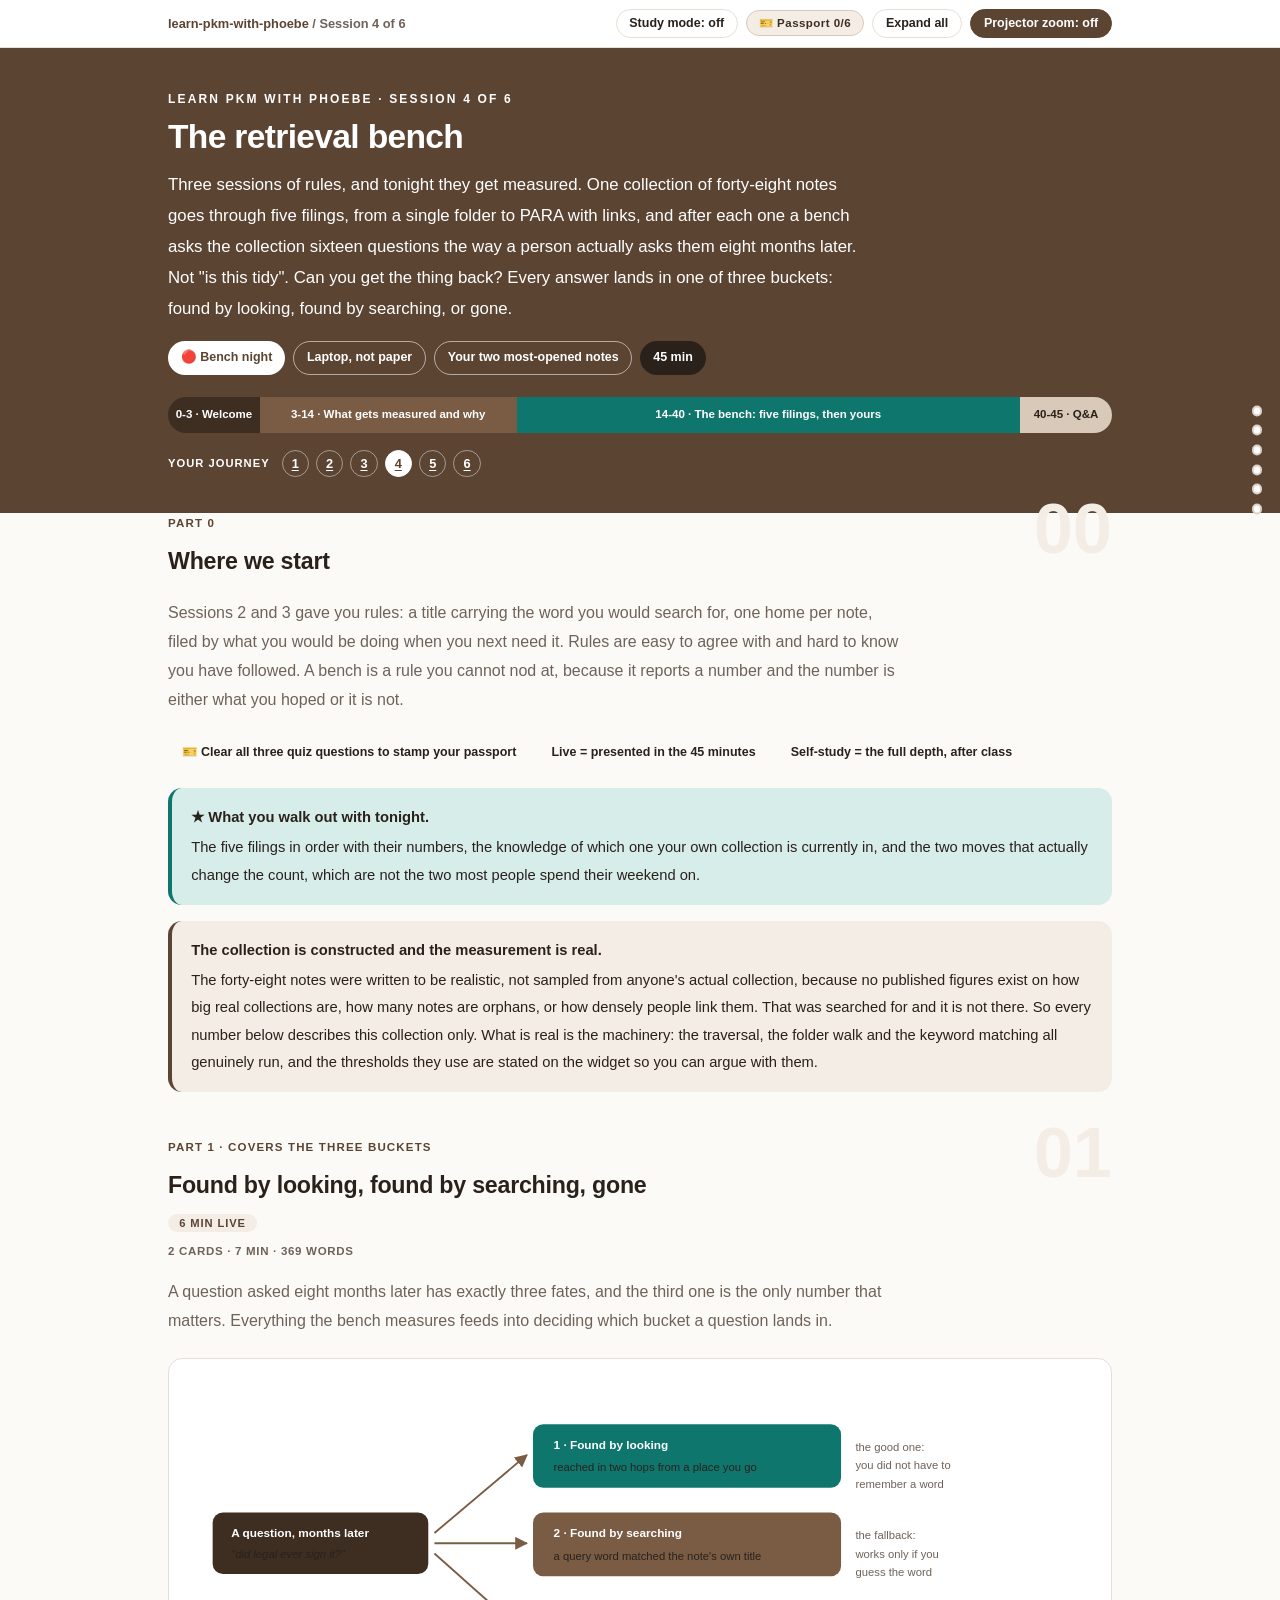
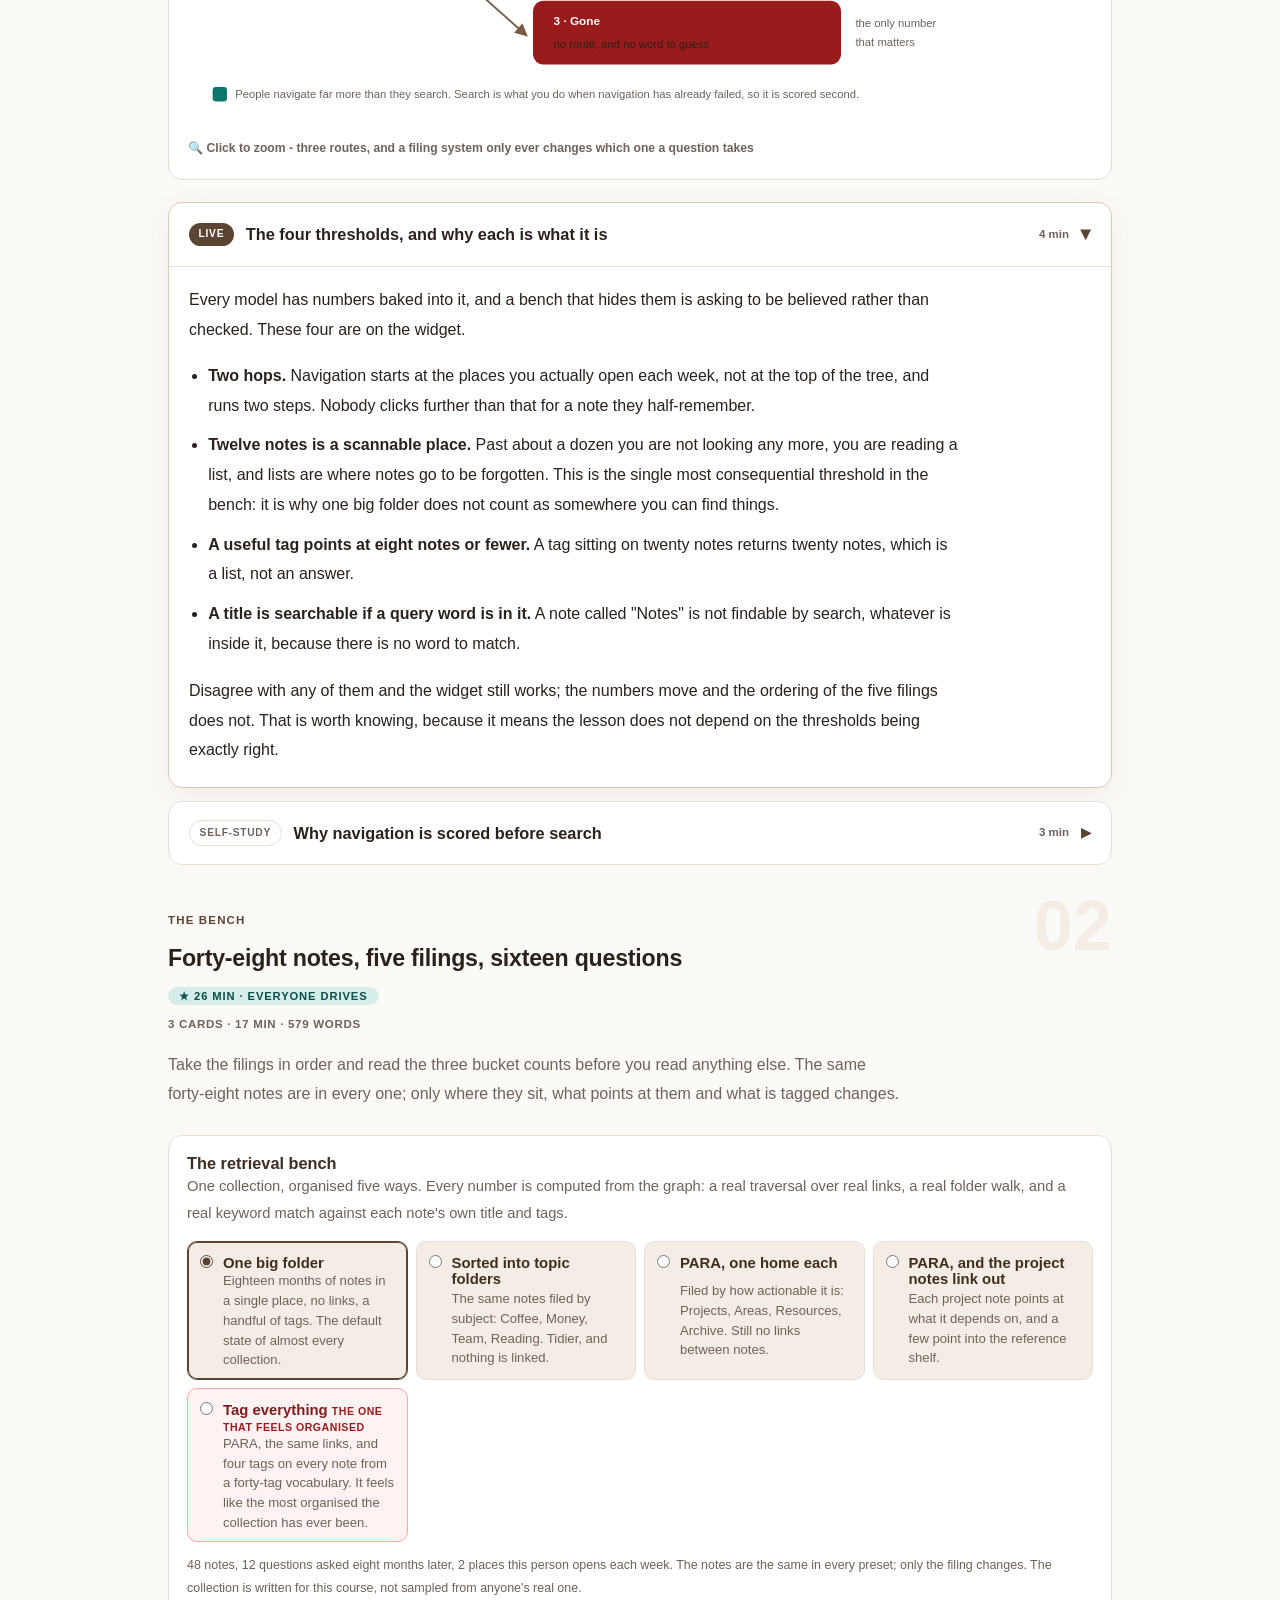
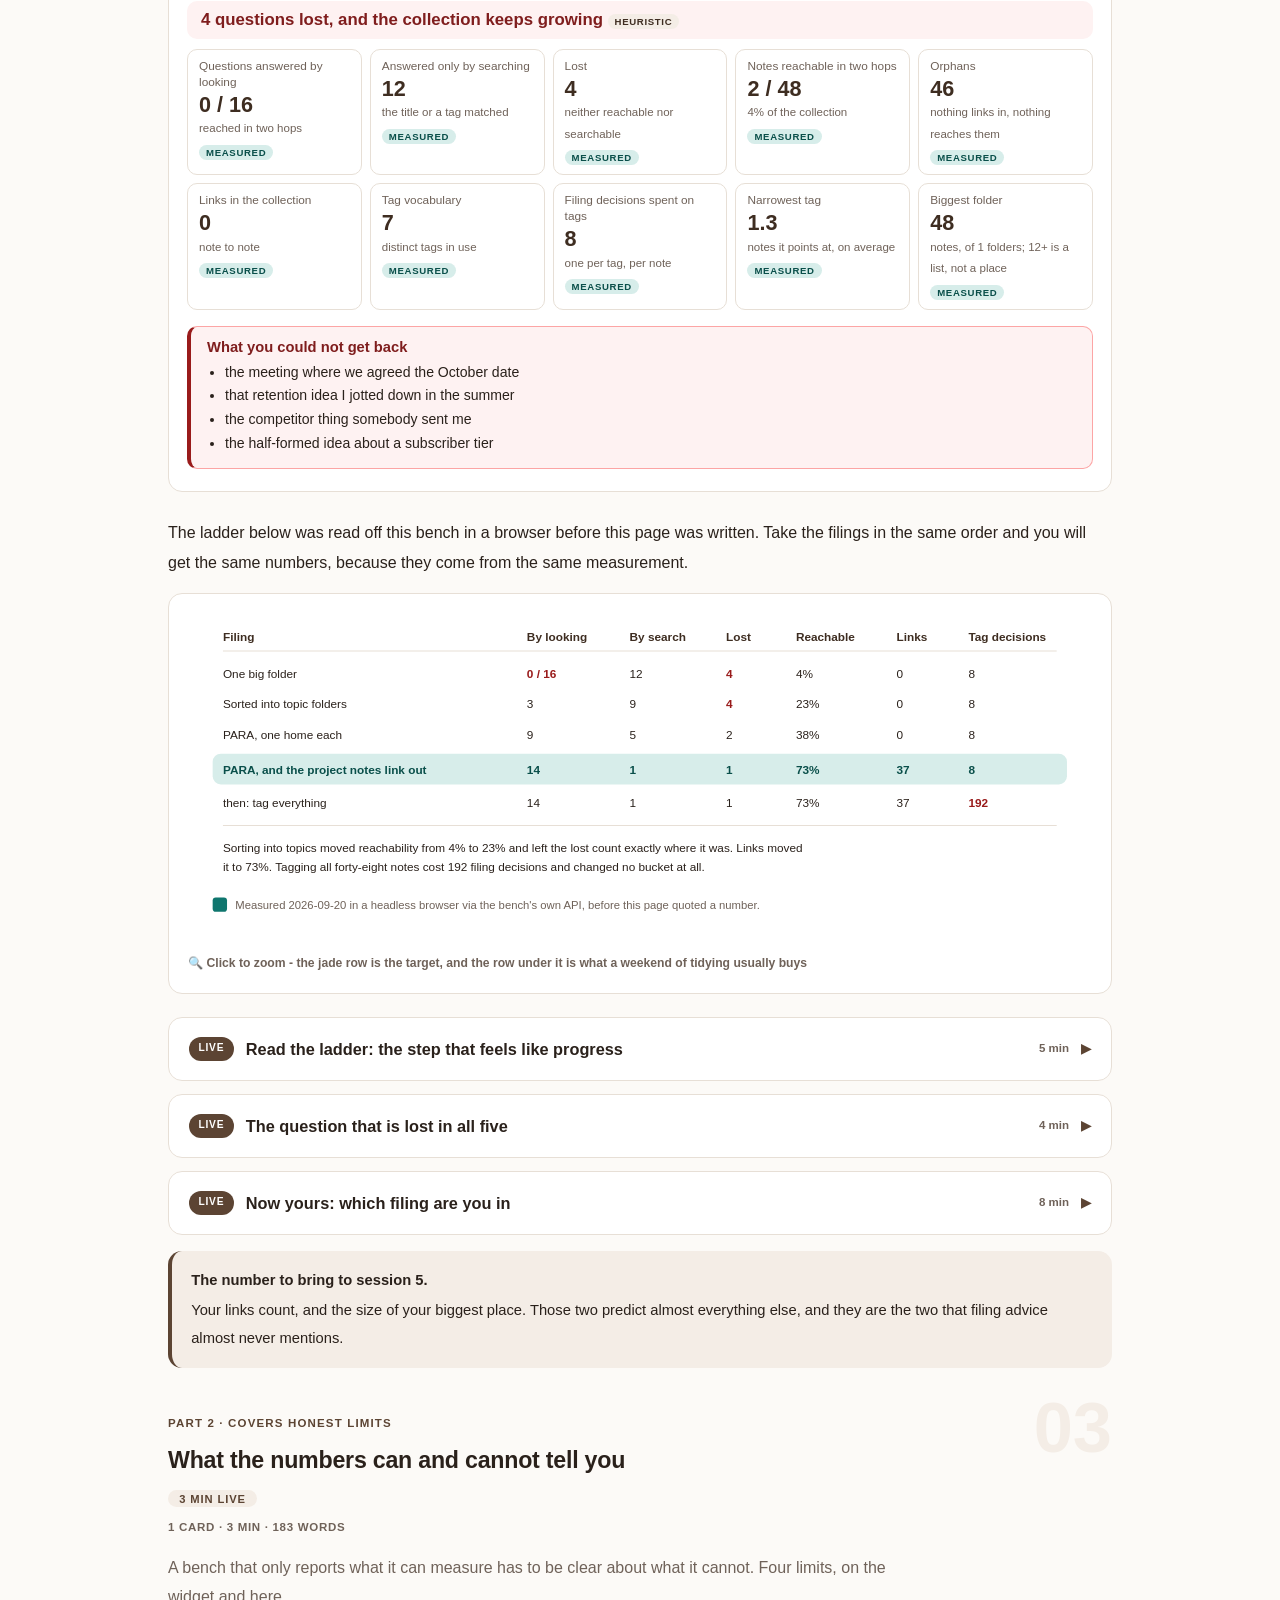
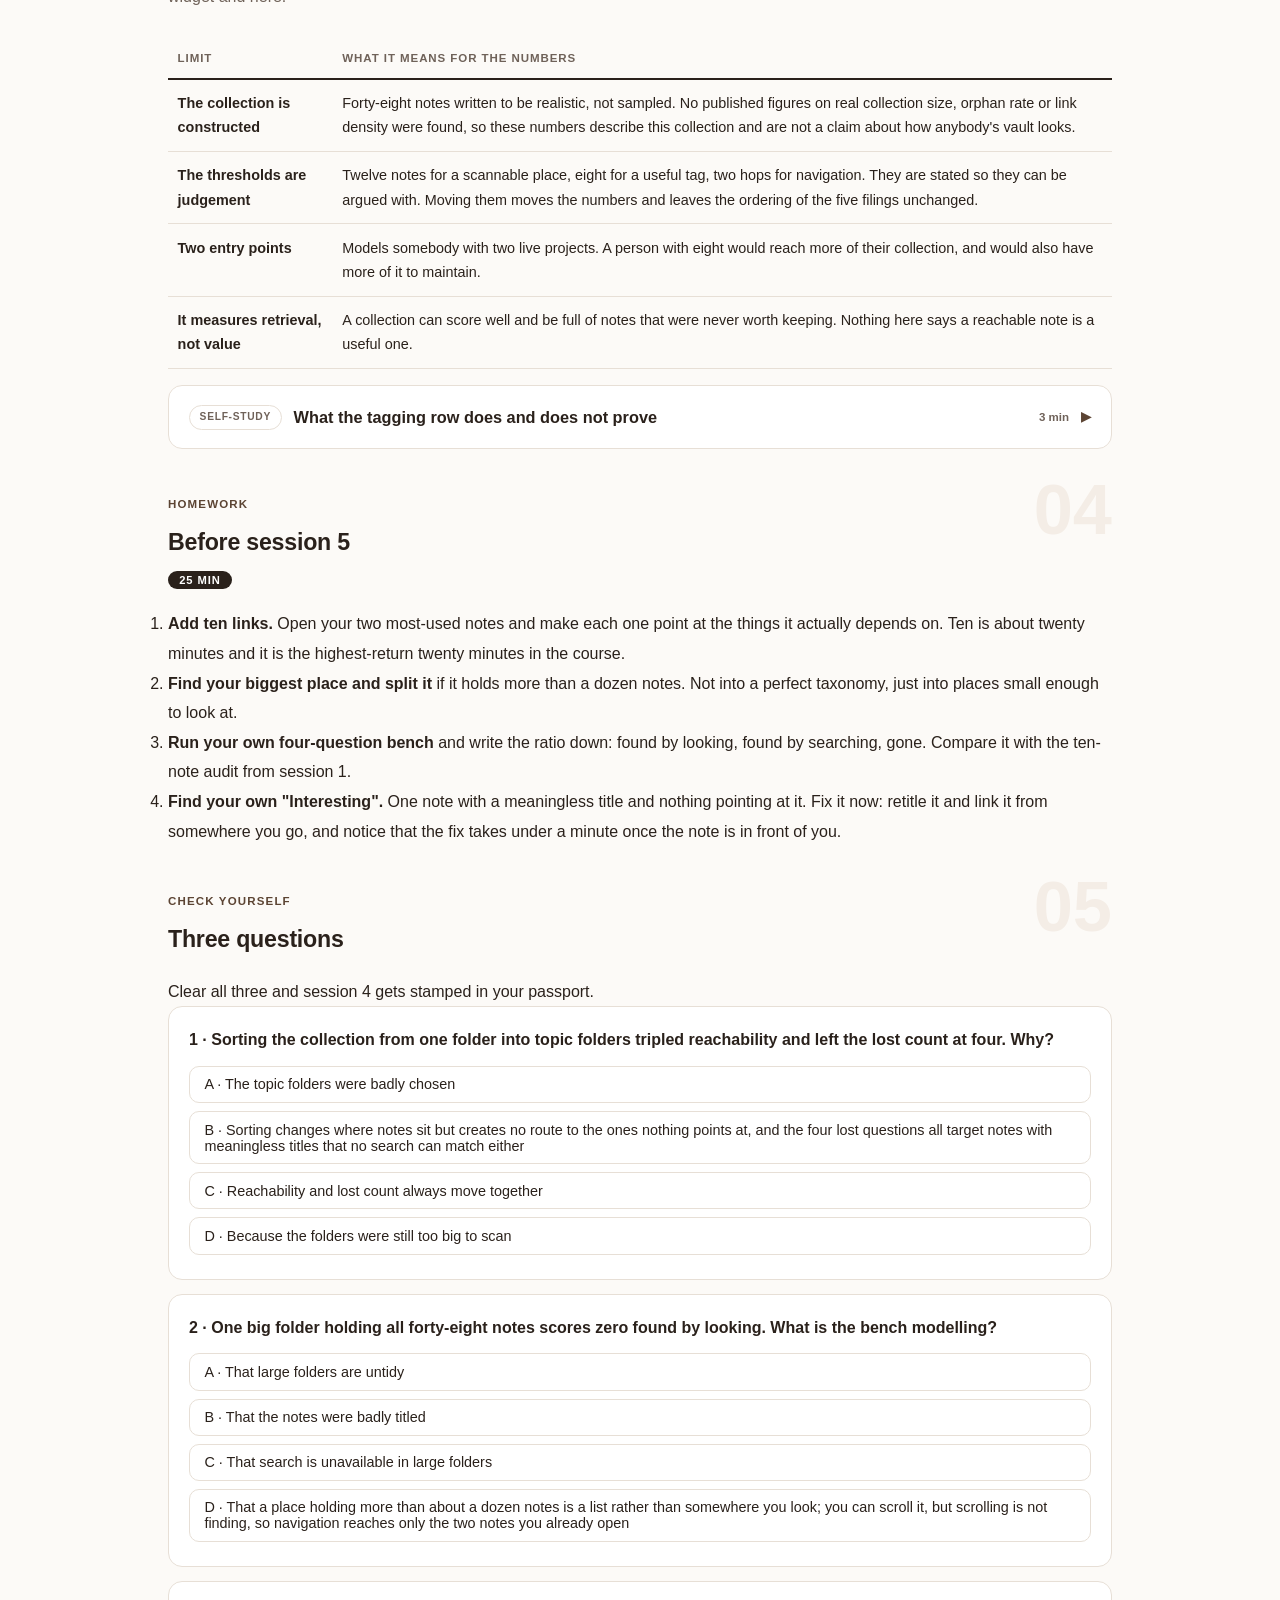
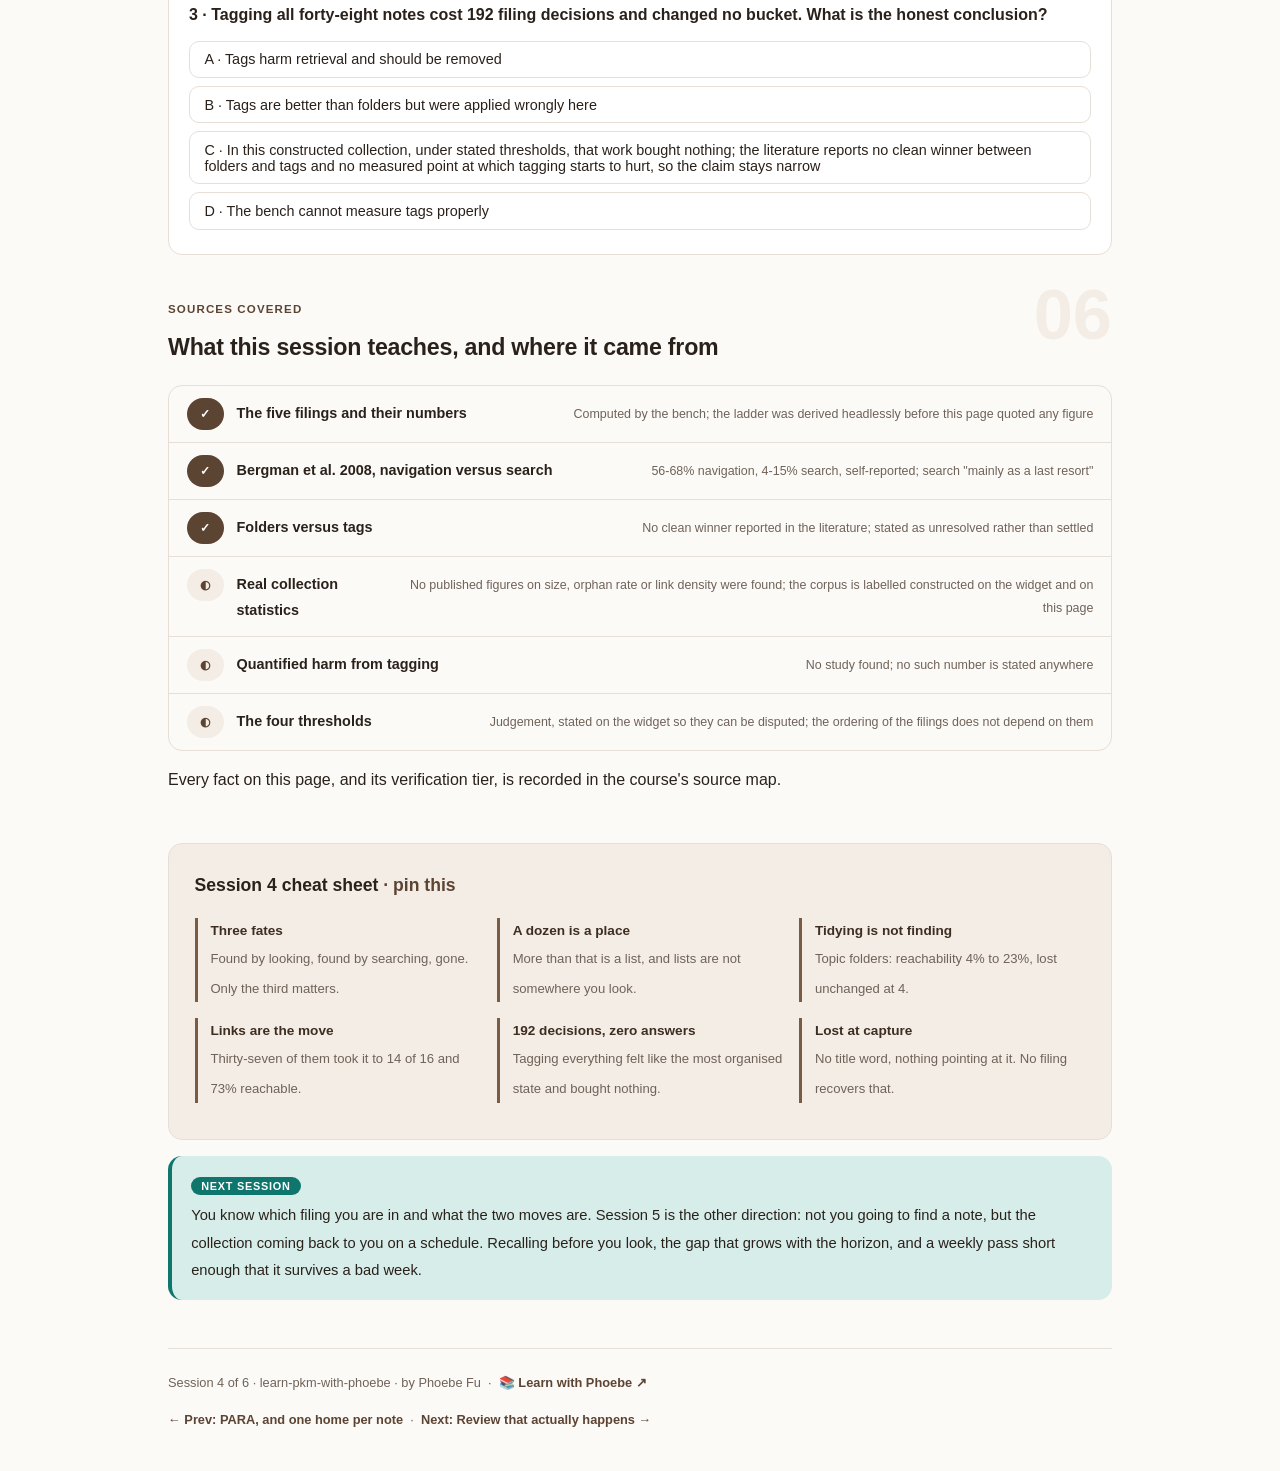
<file: courses/04-the-retrieval-bench.html>
<!DOCTYPE html>
<html lang="en">
<head>
<meta charset="UTF-8">
<meta name="viewport" content="width=device-width, initial-scale=1.0">
<!-- social:start -->
<meta name="description" content="Session 4 of 6. One collection of 48 notes, filed five ways, asked 16 questions eight months later. The bench counts what you could reach, what you could only search for, and what is simply gone.">
<meta property="og:type" content="article">
<meta property="og:site_name" content="Learn with Phoebe">
<meta property="og:title" content="The retrieval bench - learn PKM with phoebe">
<meta property="og:description" content="Session 4 of 6. One big folder finds nothing by looking. Sorting into topics fixes tidiness and not retrieval. Links are what move the number.">
<meta property="og:url" content="https://phoebefu6.github.io/learn-pkm-with-phoebe/courses/04-the-retrieval-bench.html">
<meta property="og:image" content="https://phoebefu6.github.io/learn-pkm-with-phoebe/assets/og-cover.png">
<meta property="og:image:width" content="1200">
<meta property="og:image:height" content="630">
<meta name="twitter:card" content="summary_large_image">
<meta name="twitter:title" content="The retrieval bench - learn PKM with phoebe">
<meta name="twitter:description" content="Session 4 of 6. Five filings, sixteen questions, and the one that stays lost in all of them.">
<meta name="twitter:image" content="https://phoebefu6.github.io/learn-pkm-with-phoebe/assets/og-cover.png">
<!-- social:end -->
<title>Session 4 · The retrieval bench - learn PKM with phoebe</title>
<link rel="stylesheet" href="../assets/style.css?v=23">
</head>
<body>

<div class="toolbar">
  <div class="wrap">
    <span class="crumb"><a href="../index.html">learn-pkm-with-phoebe</a> / Session 4 of 6</span>
    <button class="btn" id="toggle-all" type="button">Expand all</button>
    <button class="btn primary" id="zoom-toggle" type="button">Projector zoom: off</button>
  </div>
</div>

<header class="masthead">
  <div class="wrap">
    <div class="eyebrow">Learn PKM with Phoebe · Session 4 of 6</div>
    <h1>The retrieval <span class="accent">bench</span></h1>
    <p class="sub">Three sessions of rules, and tonight they get measured. One collection of forty-eight notes goes through five filings, from a single folder to PARA with links, and after each one a bench asks the collection sixteen questions the way a person actually asks them eight months later. Not "is this tidy". Can you get the thing back? Every answer lands in one of three buckets: found by looking, found by searching, or gone.</p>
    <div class="chip-row">
      <span class="chip level">🔴 Bench night</span>
      <span class="chip audience">Laptop, not paper</span>
      <span class="chip audience">Your two most-opened notes</span>
      <span class="chip time">45 min</span>
    </div>
    <div class="agenda">
      <span class="a1" style="flex:1">0-3 · Welcome</span>
      <span class="a2" style="flex:3">3-14 · What gets measured and why</span>
      <span class="a3" style="flex:6">14-40 · The bench: five filings, then yours</span>
      <span class="a4" style="flex:1">40-45 · Q&amp;A</span>
    </div>
  </div>
</header>

<main class="wrap">

  <section class="section" id="intro">
    <div class="section-kicker">
      <span class="klabel">Part 0</span>
      <h2>Where we start</h2>
    </div>
    <p class="lede">Sessions 2 and 3 gave you rules: a title carrying the word you would search for, one home per note, filed by what you would be doing when you next need it. Rules are easy to agree with and hard to know you have followed. A bench is a rule you cannot nod at, because it reports a number and the number is either what you hoped or it is not.</p>

    <div class="legend">
      <span class="pill">🎫 Clear all three quiz questions to stamp your passport</span>
      <span class="pill">Live = presented in the 45 minutes</span>
      <span class="pill">Self-study = the full depth, after class</span>
    </div>

    <div class="callout win">
      <p><strong>★ What you walk out with tonight.</strong> The five filings in order with their numbers, the knowledge of which one your own collection is currently in, and the two moves that actually change the count, which are not the two most people spend their weekend on.</p>
    </div>

    <div class="callout tip">
      <p><strong>The collection is constructed and the measurement is real.</strong> The forty-eight notes were written to be realistic, not sampled from anyone's actual collection, because no published figures exist on how big real collections are, how many notes are orphans, or how densely people link them. That was searched for and it is not there. So every number below describes this collection only. What is real is the machinery: the traversal, the folder walk and the keyword matching all genuinely run, and the thresholds they use are stated on the widget so you can argue with them.</p>
    </div>
  </section>

  <section class="section" id="part-1">
    <div class="section-kicker">
      <span class="klabel">Part 1 · covers the three buckets</span>
      <h2>Found by looking, found by searching, gone</h2>
      <span class="tag concept">6 min live</span>
    </div>
    <p class="lede">A question asked eight months later has exactly three fates, and the third one is the only number that matters. Everything the bench measures feeds into deciding which bucket a question lands in.</p>

    <figure class="zoomable">
      <svg viewBox="0 0 880 340" xmlns="http://www.w3.org/2000/svg" role="img" aria-label="A question arriving and taking one of three routes: reached by navigation in two hops, matched by a search against the note's own title, or lost when neither works">
        <style>
          .p4aH { font: 800 12px Inter, sans-serif; fill: #3E2D21; }
          .p4aT { font: 800 11.5px Inter, sans-serif; fill: #FFFFFF; }
          .p4aB { font: 400 11px Inter, sans-serif; fill: #2A211B; }
          .p4aN { font: 400 11px Inter, sans-serif; fill: #6F6259; }
          .p4aQ { font: 400 11px Inter, sans-serif; fill: #2A211B; font-style: italic; }
          .p4aE { fill: none; stroke: #7A5C45; stroke-width: 1.8; }
        </style>
        <defs>
          <marker id="p4a-arr" viewBox="0 0 10 10" refX="9" refY="5" markerWidth="7" markerHeight="7" orient="auto-start-reverse">
            <path d="M0 0 L10 5 L0 10 z" fill="#7A5C45"/>
          </marker>
        </defs>

        <rect x="24" y="130" width="210" height="60" rx="10" fill="#3E2D21"/>
        <text class="p4aT" x="42" y="154">A question, months later</text>
        <text class="p4aQ" x="42" y="174" fill="#F4EDE6">"did legal ever sign it?"</text>

        <path class="p4aE" d="M240 150 L330 74" marker-end="url(#p4a-arr)"/>
        <path class="p4aE" d="M240 160 L330 160" marker-end="url(#p4a-arr)"/>
        <path class="p4aE" d="M240 170 L330 250" marker-end="url(#p4a-arr)"/>

        <rect x="336" y="44" width="300" height="62" rx="10" fill="#0F766E"/>
        <text class="p4aT" x="356" y="68">1 · Found by looking</text>
        <text class="p4aB" x="356" y="90" fill="#D7EDEA">reached in two hops from a place you go</text>
        <text class="p4aN" x="650" y="70">the good one:</text>
        <text class="p4aN" x="650" y="88">you did not have to</text>
        <text class="p4aN" x="650" y="106">remember a word</text>

        <rect x="336" y="130" width="300" height="62" rx="10" fill="#7A5C45"/>
        <text class="p4aT" x="356" y="154">2 · Found by searching</text>
        <text class="p4aB" x="356" y="176" fill="#F4EDE6">a query word matched the note's own title</text>
        <text class="p4aN" x="650" y="156">the fallback:</text>
        <text class="p4aN" x="650" y="174">works only if you</text>
        <text class="p4aN" x="650" y="192">guess the word</text>

        <rect x="336" y="216" width="300" height="62" rx="10" fill="#991B1B"/>
        <text class="p4aT" x="356" y="240">3 · Gone</text>
        <text class="p4aB" x="356" y="262" fill="#FEF2F2">no route, and no word to guess</text>
        <text class="p4aN" x="650" y="242">the only number</text>
        <text class="p4aN" x="650" y="260">that matters</text>

        <rect x="24" y="300" width="14" height="14" rx="3" fill="#0F766E"/>
        <text class="p4aN" x="46" y="311">People navigate far more than they search. Search is what you do when navigation has already failed, so it is scored second.</text>
      </svg>
      <figcaption>🔍 Click to zoom - three routes, and a filing system only ever changes which one a question takes</figcaption>
    </figure>

    <details class="card" open>
      <summary><span class="mode live">Live</span>The four thresholds, and why each is what it is<span class="mini">4 min</span><span class="caret">▶</span></summary>
      <div class="body">
        <p>Every model has numbers baked into it, and a bench that hides them is asking to be believed rather than checked. These four are on the widget.</p>
        <ul>
          <li><strong>Two hops.</strong> Navigation starts at the places you actually open each week, not at the top of the tree, and runs two steps. Nobody clicks further than that for a note they half-remember.</li>
          <li><strong>Twelve notes is a scannable place.</strong> Past about a dozen you are not looking any more, you are reading a list, and lists are where notes go to be forgotten. This is the single most consequential threshold in the bench: it is why one big folder does not count as somewhere you can find things.</li>
          <li><strong>A useful tag points at eight notes or fewer.</strong> A tag sitting on twenty notes returns twenty notes, which is a list, not an answer.</li>
          <li><strong>A title is searchable if a query word is in it.</strong> A note called "Notes" is not findable by search, whatever is inside it, because there is no word to match.</li>
        </ul>
        <p>Disagree with any of them and the widget still works; the numbers move and the ordering of the five filings does not. That is worth knowing, because it means the lesson does not depend on the thresholds being exactly right.</p>
      </div>
    </details>

    <details class="card">
      <summary><span class="mode self">Self-study</span>Why navigation is scored before search<span class="mini">3 min</span><span class="caret">▶</span></summary>
      <div class="body">
        <p>Because that is what people do. Bergman and colleagues compared users of better and worse desktop search tools and found people estimated they used navigation, meaning browsing through folders, for 56 to 68 percent of file retrievals, and search for only 4 to 15 percent. Improving the quality of the search engine had a "limited and inconsistent" effect on how often people actually searched, and search was used "mainly as a last resort when users could not remember file location". These are self-reported estimates from questionnaires rather than logged behaviour, which is a real limitation and worth carrying with the number.</p>
        <p>The consequence for a collection is direct. If most retrieval is navigation, then a note that navigation cannot reach is already relying on the fallback, and if its title has no searchable word the fallback fails too. That is not two independent problems. It is one problem with two locks, and session 2 unlocked one of them.</p>
      </div>
    </details>
  </section>

  <section class="section" id="demo-1">
    <div class="section-kicker">
      <span class="klabel">The bench</span>
      <h2>Forty-eight notes, five filings, sixteen questions</h2>
      <span class="tag demo">★ 26 min · everyone drives</span>
    </div>
    <p class="lede">Take the filings in order and read the three bucket counts before you read anything else. The same forty-eight notes are in every one; only where they sit, what points at them and what is tagged changes.</p>

    <div class="mb-wrap">
      <h4>The retrieval bench</h4>
      <p class="mb-intro">One collection, organised five ways. Every number is computed from the graph: a real traversal over real links, a real folder walk, and a real keyword match against each note's own title and tags.</p>
      <div id="retrieval-bench"></div>
    </div>

    <p>The ladder below was read off this bench in a browser before this page was written. Take the filings in the same order and you will get the same numbers, because they come from the same measurement.</p>

    <figure class="zoomable">
      <svg viewBox="0 0 880 320" xmlns="http://www.w3.org/2000/svg" role="img" aria-label="Verified ladder of the five filings with questions found by looking, found by searching, lost, reachability and tag decisions for each">
        <style>
          .p4bH { font: 800 11.5px Inter, sans-serif; fill: #3E2D21; }
          .p4bB { font: 400 11.5px Inter, sans-serif; fill: #2A211B; }
          .p4bS { font: 800 11.5px Inter, sans-serif; fill: #0A4F4A; }
          .p4bR { font: 800 11.5px Inter, sans-serif; fill: #991B1B; }
          .p4bN { font: 400 11px Inter, sans-serif; fill: #6F6259; }
        </style>
        <text class="p4bH" x="34" y="26">Filing</text>
        <text class="p4bH" x="330" y="26">By looking</text>
        <text class="p4bH" x="430" y="26">By search</text>
        <text class="p4bH" x="524" y="26">Lost</text>
        <text class="p4bH" x="592" y="26">Reachable</text>
        <text class="p4bH" x="690" y="26">Links</text>
        <text class="p4bH" x="760" y="26">Tag decisions</text>
        <line x1="34" y1="36" x2="846" y2="36" stroke="#E7DFD6"/>

        <text class="p4bB" x="34" y="62">One big folder</text>
        <text class="p4bR" x="330" y="62">0 / 16</text>
        <text class="p4bB" x="430" y="62">12</text>
        <text class="p4bR" x="524" y="62">4</text>
        <text class="p4bB" x="592" y="62">4%</text>
        <text class="p4bB" x="690" y="62">0</text>
        <text class="p4bB" x="760" y="62">8</text>

        <text class="p4bB" x="34" y="92">Sorted into topic folders</text>
        <text class="p4bB" x="330" y="92">3</text>
        <text class="p4bB" x="430" y="92">9</text>
        <text class="p4bR" x="524" y="92">4</text>
        <text class="p4bB" x="592" y="92">23%</text>
        <text class="p4bB" x="690" y="92">0</text>
        <text class="p4bB" x="760" y="92">8</text>

        <text class="p4bB" x="34" y="122">PARA, one home each</text>
        <text class="p4bB" x="330" y="122">9</text>
        <text class="p4bB" x="430" y="122">5</text>
        <text class="p4bB" x="524" y="122">2</text>
        <text class="p4bB" x="592" y="122">38%</text>
        <text class="p4bB" x="690" y="122">0</text>
        <text class="p4bB" x="760" y="122">8</text>

        <rect x="24" y="136" width="832" height="30" rx="8" fill="#D7EDEA"/>
        <text class="p4bS" x="34" y="156">PARA, and the project notes link out</text>
        <text class="p4bS" x="330" y="156">14</text>
        <text class="p4bS" x="430" y="156">1</text>
        <text class="p4bS" x="524" y="156">1</text>
        <text class="p4bS" x="592" y="156">73%</text>
        <text class="p4bS" x="690" y="156">37</text>
        <text class="p4bS" x="760" y="156">8</text>

        <text class="p4bB" x="34" y="188">then: tag everything</text>
        <text class="p4bB" x="330" y="188">14</text>
        <text class="p4bB" x="430" y="188">1</text>
        <text class="p4bB" x="524" y="188">1</text>
        <text class="p4bB" x="592" y="188">73%</text>
        <text class="p4bB" x="690" y="188">37</text>
        <text class="p4bR" x="760" y="188">192</text>

        <line x1="34" y1="206" x2="846" y2="206" stroke="#E7DFD6"/>
        <text class="p4bB" x="34" y="232">Sorting into topics moved reachability from 4% to 23% and left the lost count exactly where it was. Links moved</text>
        <text class="p4bB" x="34" y="250">it to 73%. Tagging all forty-eight notes cost 192 filing decisions and changed no bucket at all.</text>

        <rect x="24" y="276" width="14" height="14" rx="3" fill="#0F766E"/>
        <text class="p4bN" x="46" y="287">Measured 2026-09-20 in a headless browser via the bench's own API, before this page quoted a number.</text>
      </svg>
      <figcaption>🔍 Click to zoom - the jade row is the target, and the row under it is what a weekend of tidying usually buys</figcaption>
    </figure>

    <details class="card">
      <summary><span class="mode live">Live</span>Read the ladder: the step that feels like progress<span class="mini">5 min</span><span class="caret">▶</span></summary>
      <div class="body">
        <ul>
          <li><strong>One big folder finds nothing by looking. Zero of sixteen.</strong> Every question that gets answered is answered by search, and the four that search cannot answer are gone. The folder holds all forty-eight notes, which is why it reaches nothing: you cannot look in a place that size, you can only scroll it.</li>
          <li><strong>Sorting into topic folders is the honest disappointment.</strong> Reachability triples, from 4 percent to 23 percent, and the lost count does not move at all. Still four. This is the weekend everybody spends: the collection becomes tidy, it photographs well, and the questions you could not answer on Friday you still cannot answer on Monday.</li>
          <li><strong>PARA halves the lost count</strong>, from four to two, because filing by what you are doing puts the project material next to the two notes you actually open. Nine of sixteen now answer by looking. Note what did it: not better categories in the abstract, but categories that sit where your attention already is.</li>
          <li><strong>Links are the move.</strong> Adding the links a person would naturally make, from the project notes to the things they depend on, takes it to fourteen of sixteen by looking and 73 percent reachable. Thirty-seven links. That is an afternoon, and it does more than the entire filing exercise before it.</li>
          <li><strong>Tagging everything is the trap.</strong> One hundred and ninety-two filing decisions, four tags on every note, and the buckets are identical: fourteen, one, one. It is not that tags are harmful. It is that this work bought nothing, while feeling more like organising than anything else in the list.</li>
        </ul>
      </div>
    </details>

    <details class="card">
      <summary><span class="mode live">Live</span>The question that is lost in all five<span class="mini">4 min</span><span class="caret">▶</span></summary>
      <div class="body">
        <p>Read the panel under the numbers on the best filing. One question survives every improvement: <em>"the competitor thing somebody sent me."</em></p>
        <p>Its note is titled "Interesting". Nothing links to it. It sits in a perfectly correct folder under a perfectly sensible category, and there is no route to it and no word to search for. No amount of further filing recovers it, because filing was never the thing that was broken. It was captured in four seconds by a rule that said keep what resonates, given a title that meant something for about a day, and then left alone.</p>
        <p>That single row is the argument of the whole course. A note is recoverable if something points at it or its title carries the word you will look for. A note with neither is a note you have already lost, and you lost it at the moment of capture, not at the moment of filing.</p>
      </div>
    </details>

    <details class="card">
      <summary><span class="mode live">Live</span>Now yours: which filing are you in<span class="mini">8 min</span><span class="caret">▶</span></summary>
      <div class="body">
        <p>Open your own collection beside the bench and answer four questions honestly.</p>
        <p><strong>How big is your biggest place?</strong> If one folder, notebook or tag holds more than about a dozen notes, that place is not somewhere you find things. Count it. Most people find their biggest place holds more than half of everything they own.</p>
        <p><strong>What do you open every week?</strong> Two or three notes, usually. Those are your entry points, and everything you can reach in two steps from them is your real collection. Everything else is in storage.</p>
        <p><strong>How many links are there?</strong> Not tags, not folders: notes that point at other notes. For most people the answer is zero, which puts them on the third row at best.</p>
        <p><strong>Ask yourself four questions you failed to answer this year</strong>, and trace each one. Reached from an entry point? Matched by a title? Or gone? That ratio is your own bench result, and you can run it without any tooling at all.</p>
      </div>
    </details>

    <div class="callout tip">
      <p><strong>The number to bring to session 5.</strong> Your links count, and the size of your biggest place. Those two predict almost everything else, and they are the two that filing advice almost never mentions.</p>
    </div>
  </section>

  <section class="section" id="part-2">
    <div class="section-kicker">
      <span class="klabel">Part 2 · covers honest limits</span>
      <h2>What the numbers can and cannot tell you</h2>
      <span class="tag concept">3 min live</span>
    </div>
    <p class="lede">A bench that only reports what it can measure has to be clear about what it cannot. Four limits, on the widget and here.</p>

    <table class="clean">
      <tr><th>Limit</th><th>What it means for the numbers</th></tr>
      <tr><td>The collection is constructed</td><td>Forty-eight notes written to be realistic, not sampled. No published figures on real collection size, orphan rate or link density were found, so these numbers describe this collection and are not a claim about how anybody's vault looks.</td></tr>
      <tr><td>The thresholds are judgement</td><td>Twelve notes for a scannable place, eight for a useful tag, two hops for navigation. They are stated so they can be argued with. Moving them moves the numbers and leaves the ordering of the five filings unchanged.</td></tr>
      <tr><td>Two entry points</td><td>Models somebody with two live projects. A person with eight would reach more of their collection, and would also have more of it to maintain.</td></tr>
      <tr><td>It measures retrieval, not value</td><td>A collection can score well and be full of notes that were never worth keeping. Nothing here says a reachable note is a useful one.</td></tr>
    </table>

    <details class="card">
      <summary><span class="mode self">Self-study</span>What the tagging row does and does not prove<span class="mini">3 min</span><span class="caret">▶</span></summary>
      <div class="body">
        <p>Be careful with this one, because it is the easiest result on the page to overstate. The bench shows that in this collection, applying four tags to every note bought no additional answers. That is a measurement of a cost and a return, in one constructed corpus, under stated thresholds.</p>
        <p>It is <strong>not</strong> a finding that tagging harms retrieval. The personal-information-management literature compared folders and tags on the same material and reports no clean winner: each model has strengths and weaknesses for keeping, organising and re-finding. And no study was found that quantifies a point at which adding tags starts to cost you, which is why no such number appears anywhere here. The defensible sentence is the narrow one: tagging is work, work should buy something, and in this collection it did not.</p>
        <div class="callout example">
          <span class="ex-pill">Real world</span>
          <p>The Daybreak person spent a Sunday adding tags to everything and felt, correctly, that the collection had never looked better. The following Thursday they could not find the supplier call, for the same reason as before: nothing pointed at it from the launch note they actually had open.</p>
        </div>
      </div>
    </details>
  </section>

  <section class="section" id="exercise">
    <div class="section-kicker">
      <span class="klabel">Homework</span>
      <h2>Before session 5</h2>
      <span class="tag exercise">25 min</span>
    </div>
    <ol>
      <li><strong>Add ten links.</strong> Open your two most-used notes and make each one point at the things it actually depends on. Ten is about twenty minutes and it is the highest-return twenty minutes in the course.</li>
      <li><strong>Find your biggest place and split it</strong> if it holds more than a dozen notes. Not into a perfect taxonomy, just into places small enough to look at.</li>
      <li><strong>Run your own four-question bench</strong> and write the ratio down: found by looking, found by searching, gone. Compare it with the ten-note audit from session 1.</li>
      <li><strong>Find your own "Interesting".</strong> One note with a meaningless title and nothing pointing at it. Fix it now: retitle it and link it from somewhere you go, and notice that the fix takes under a minute once the note is in front of you.</li>
    </ol>
  </section>

  <section class="section" id="quiz">
    <div class="section-kicker">
      <span class="klabel">Check yourself</span>
      <h2>Three questions</h2>
    </div>
    <p>Clear all three and session 4 gets stamped in your passport.</p>

    <div class="quiz-q" data-answer="1">
      <p class="qtext">1 · Sorting the collection from one folder into topic folders tripled reachability and left the lost count at four. Why?</p>
      <button class="qopt" type="button">A · The topic folders were badly chosen</button>
      <button class="qopt" type="button">B · Sorting changes where notes sit but creates no route to the ones nothing points at, and the four lost questions all target notes with meaningless titles that no search can match either</button>
      <button class="qopt" type="button">C · Reachability and lost count always move together</button>
      <button class="qopt" type="button">D · Because the folders were still too big to scan</button>
      <p class="qwhy">The lost bucket is defined by having neither a route nor a searchable title. Tidying the shelves changes neither for those notes. That is why the step which feels most like progress can move a real number, reachability, while leaving the number that matters exactly where it was.</p>
    </div>

    <div class="quiz-q" data-answer="3">
      <p class="qtext">2 · One big folder holding all forty-eight notes scores zero found by looking. What is the bench modelling?</p>
      <button class="qopt" type="button">A · That large folders are untidy</button>
      <button class="qopt" type="button">B · That the notes were badly titled</button>
      <button class="qopt" type="button">C · That search is unavailable in large folders</button>
      <button class="qopt" type="button">D · That a place holding more than about a dozen notes is a list rather than somewhere you look; you can scroll it, but scrolling is not finding, so navigation reaches only the two notes you already open</button>
      <p class="qwhy">The scannable-place threshold is twelve, and it is the most consequential number in the model. It is also why splitting one huge place into several small ones does something real, even before any linking: it converts storage into places you can actually look in.</p>
    </div>

    <div class="quiz-q" data-answer="2">
      <p class="qtext">3 · Tagging all forty-eight notes cost 192 filing decisions and changed no bucket. What is the honest conclusion?</p>
      <button class="qopt" type="button">A · Tags harm retrieval and should be removed</button>
      <button class="qopt" type="button">B · Tags are better than folders but were applied wrongly here</button>
      <button class="qopt" type="button">C · In this constructed collection, under stated thresholds, that work bought nothing; the literature reports no clean winner between folders and tags and no measured point at which tagging starts to hurt, so the claim stays narrow</button>
      <button class="qopt" type="button">D · The bench cannot measure tags properly</button>
      <p class="qwhy">The measurement is of cost and return in one corpus, not a general law. Overstating it into "tagging is bad" would be exactly the kind of claim session 1 spent its time refusing. Tagging is work; work should buy something; here it did not.</p>
    </div>

    <p class="quiz-score"></p>
  </section>

  <section class="section" id="official">
    <div class="section-kicker">
      <span class="klabel">Sources covered</span>
      <h2>What this session teaches, and where it came from</h2>
    </div>
    <div class="covered">
      <div class="covered-row"><span class="status pill solid">✓</span><span class="name">The five filings and their numbers</span><span class="note">Computed by the bench; the ladder was derived headlessly before this page quoted any figure</span></div>
      <div class="covered-row"><span class="status pill solid">✓</span><span class="name">Bergman et al. 2008, navigation versus search</span><span class="note">56-68% navigation, 4-15% search, self-reported; search "mainly as a last resort"</span></div>
      <div class="covered-row"><span class="status pill solid">✓</span><span class="name">Folders versus tags</span><span class="note">No clean winner reported in the literature; stated as unresolved rather than settled</span></div>
      <div class="covered-row"><span class="status pill light">◐</span><span class="name">Real collection statistics</span><span class="note">No published figures on size, orphan rate or link density were found; the corpus is labelled constructed on the widget and on this page</span></div>
      <div class="covered-row"><span class="status pill light">◐</span><span class="name">Quantified harm from tagging</span><span class="note">No study found; no such number is stated anywhere</span></div>
      <div class="covered-row"><span class="status pill light">◐</span><span class="name">The four thresholds</span><span class="note">Judgement, stated on the widget so they can be disputed; the ordering of the filings does not depend on them</span></div>
    </div>
    <p class="mono" style="margin-top:14px">Every fact on this page, and its verification tier, is recorded in the course's source map.</p>
  </section>

  <section class="cheat" id="cheatsheet">
    <h3>Session 4 cheat sheet <span>· pin this</span></h3>
    <div class="grid-2">
      <div class="cheat-item"><b>Three fates</b><span>Found by looking, found by searching, gone. Only the third matters.</span></div>
      <div class="cheat-item"><b>A dozen is a place</b><span>More than that is a list, and lists are not somewhere you look.</span></div>
      <div class="cheat-item"><b>Tidying is not finding</b><span>Topic folders: reachability 4% to 23%, lost unchanged at 4.</span></div>
      <div class="cheat-item"><b>Links are the move</b><span>Thirty-seven of them took it to 14 of 16 and 73% reachable.</span></div>
      <div class="cheat-item"><b>192 decisions, zero answers</b><span>Tagging everything felt like the most organised state and bought nothing.</span></div>
      <div class="cheat-item"><b>Lost at capture</b><span>No title word, nothing pointing at it. No filing recovers that.</span></div>
    </div>
  </section>

  <div class="callout next">
    <span class="nx-pill">Next session</span>
    <p>You know which filing you are in and what the two moves are. Session 5 is the other direction: not you going to find a note, but the collection coming back to you on a schedule. Recalling before you look, the gap that grows with the horizon, and a weekly pass short enough that it survives a bad week.</p>
  </div>

  <footer class="pagefoot">
    <span>Session 4 of 6 · learn-pkm-with-phoebe · by Phoebe Fu &nbsp;·&nbsp; 📚 <a href="https://phoebefu6.github.io/learn-with-phoebe/">Learn with Phoebe ↗</a></span>
    <span><a href="03-para-and-one-home.html">← Prev: PARA, and one home per note</a> &nbsp;·&nbsp; <a href="05-review-that-actually-happens.html">Next: Review that actually happens →</a></span>
  </footer>

</main>

<script src="../assets/app.js?v=21"></script>
<script src="../assets/pkm-live.js?v=1"></script>
</body>
</html>
</file>
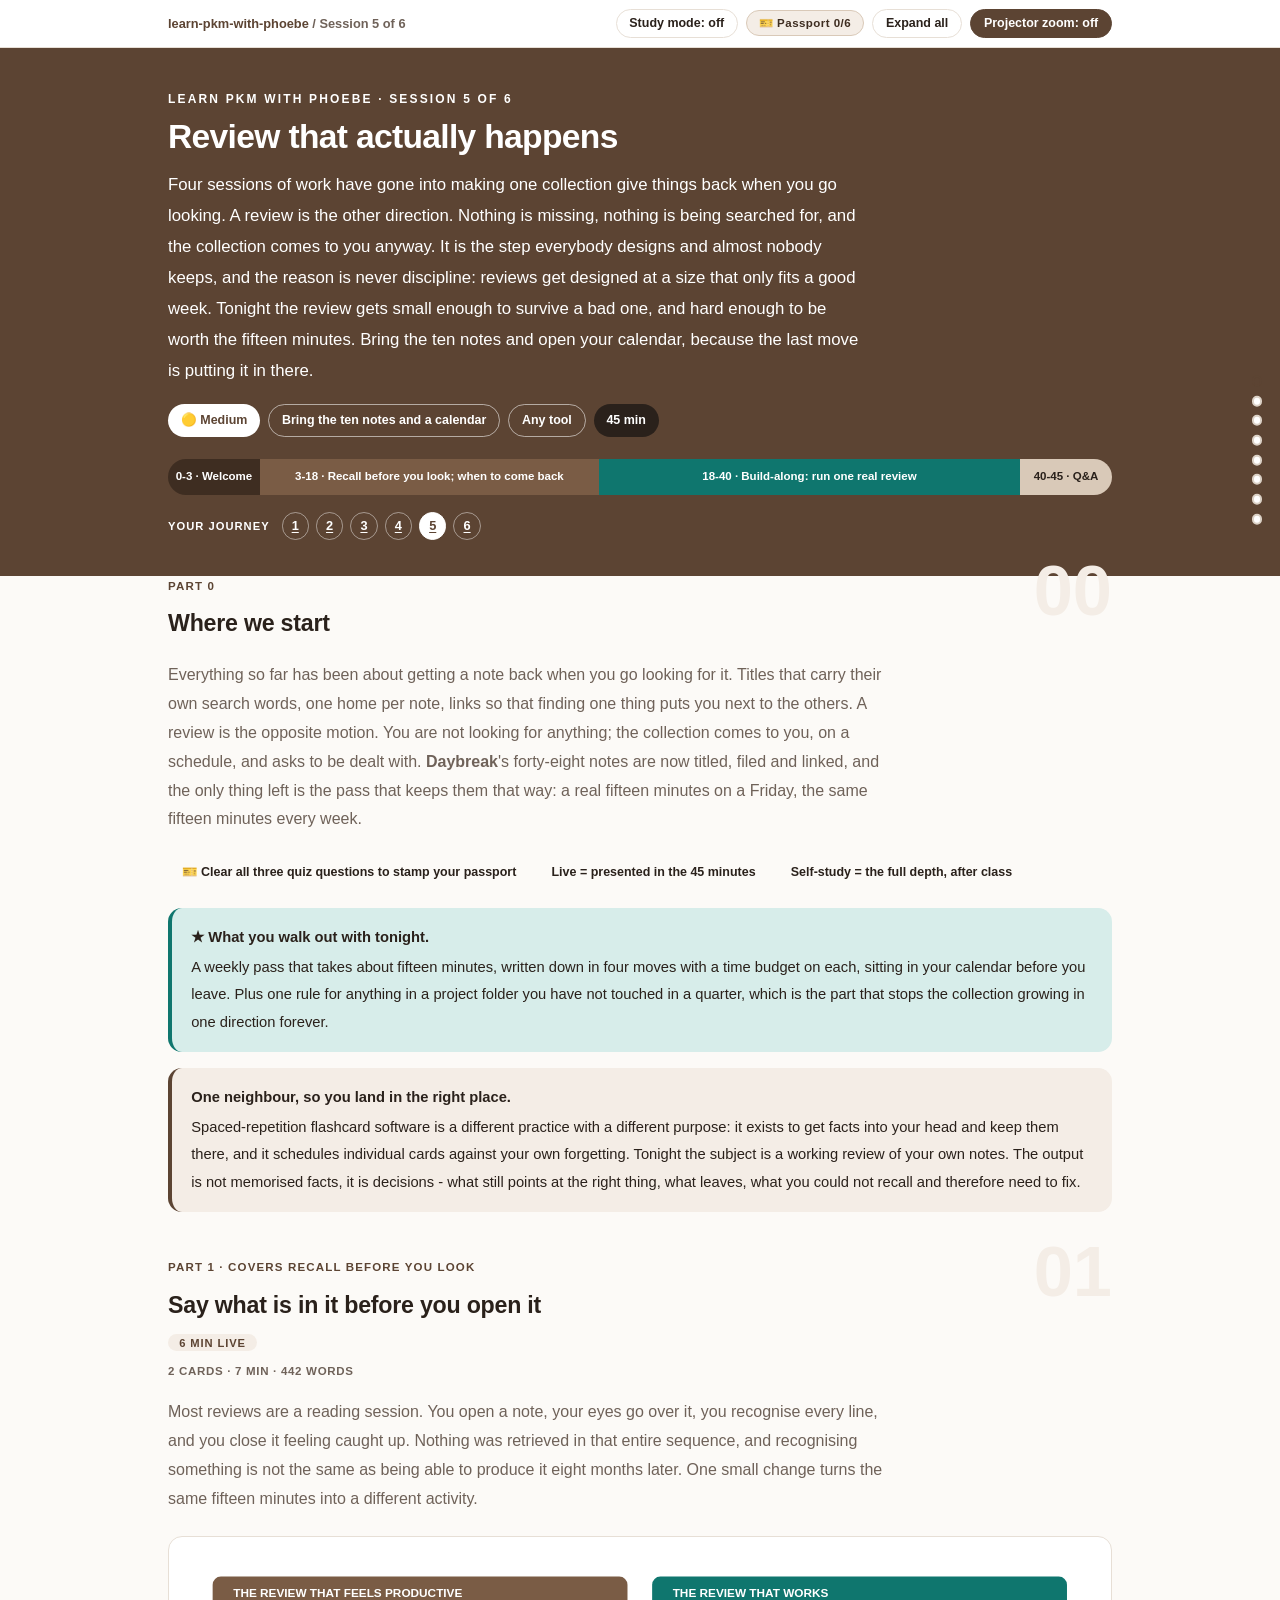
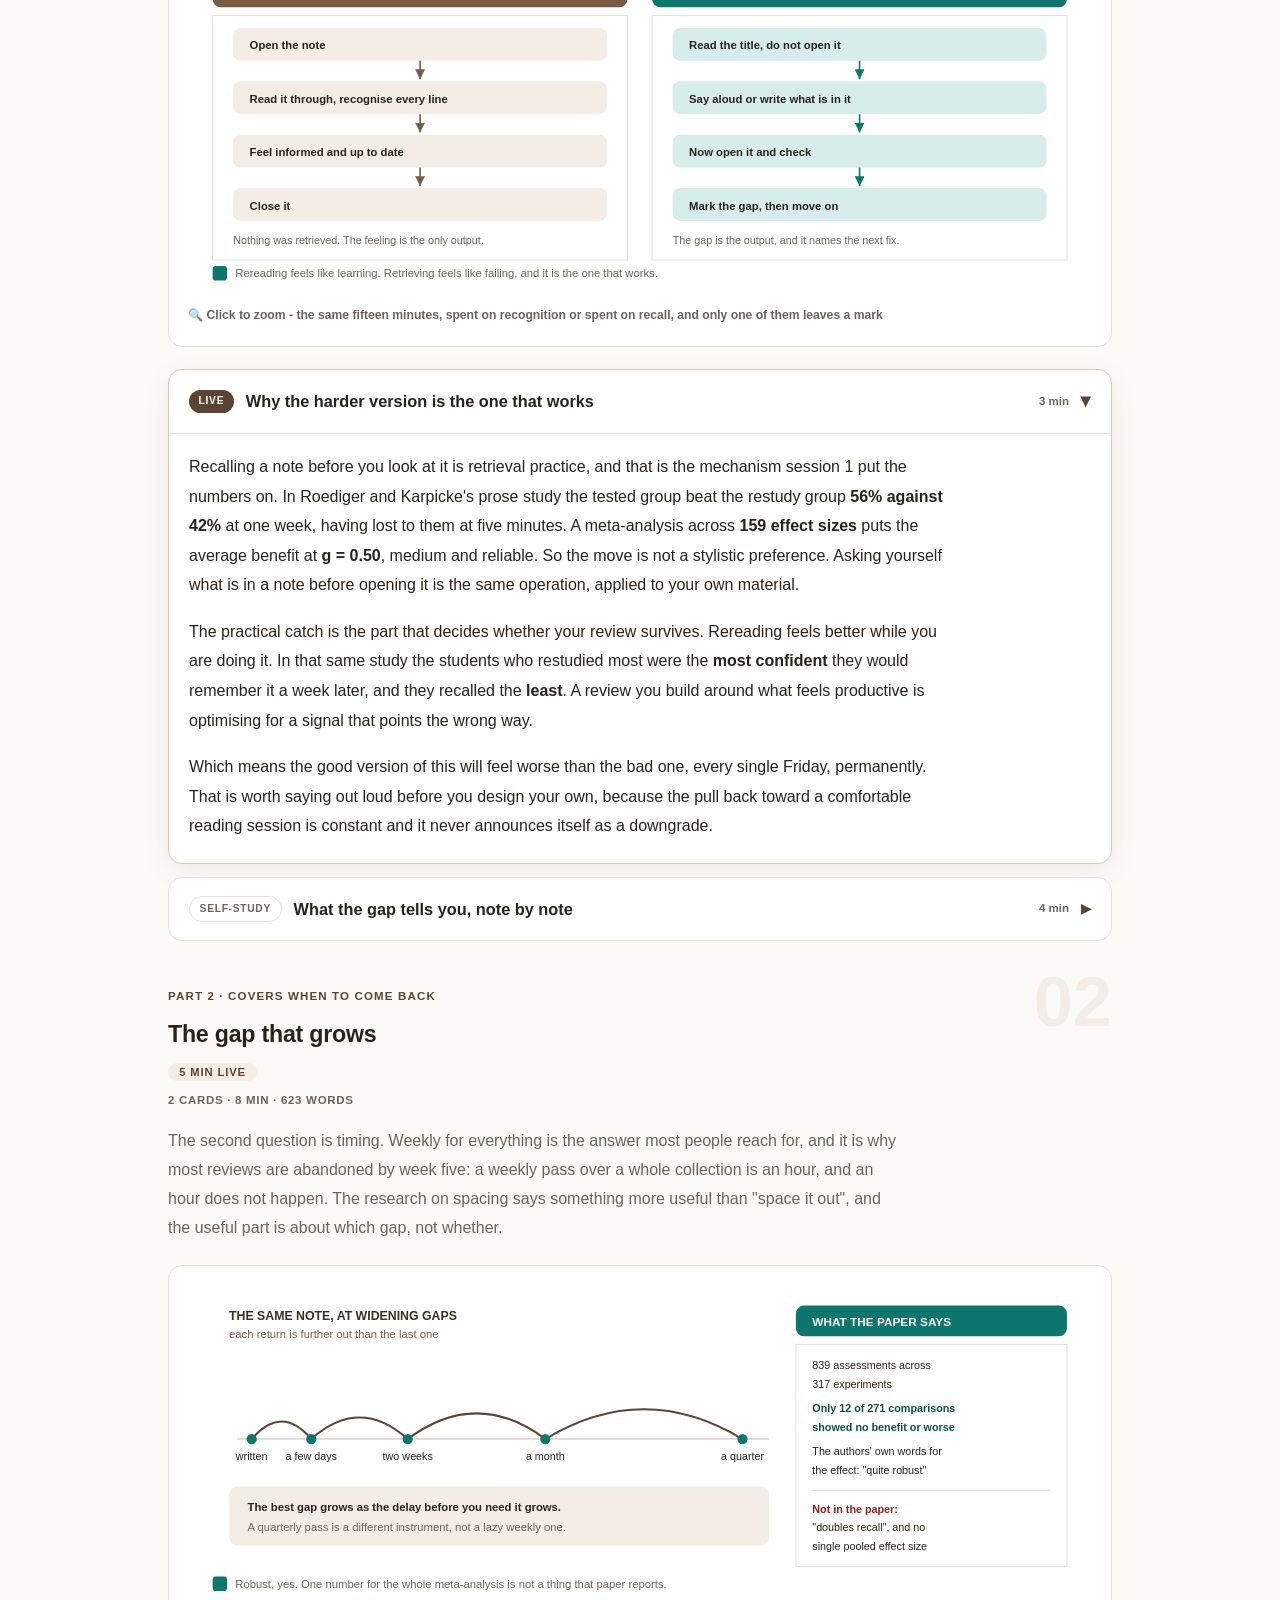
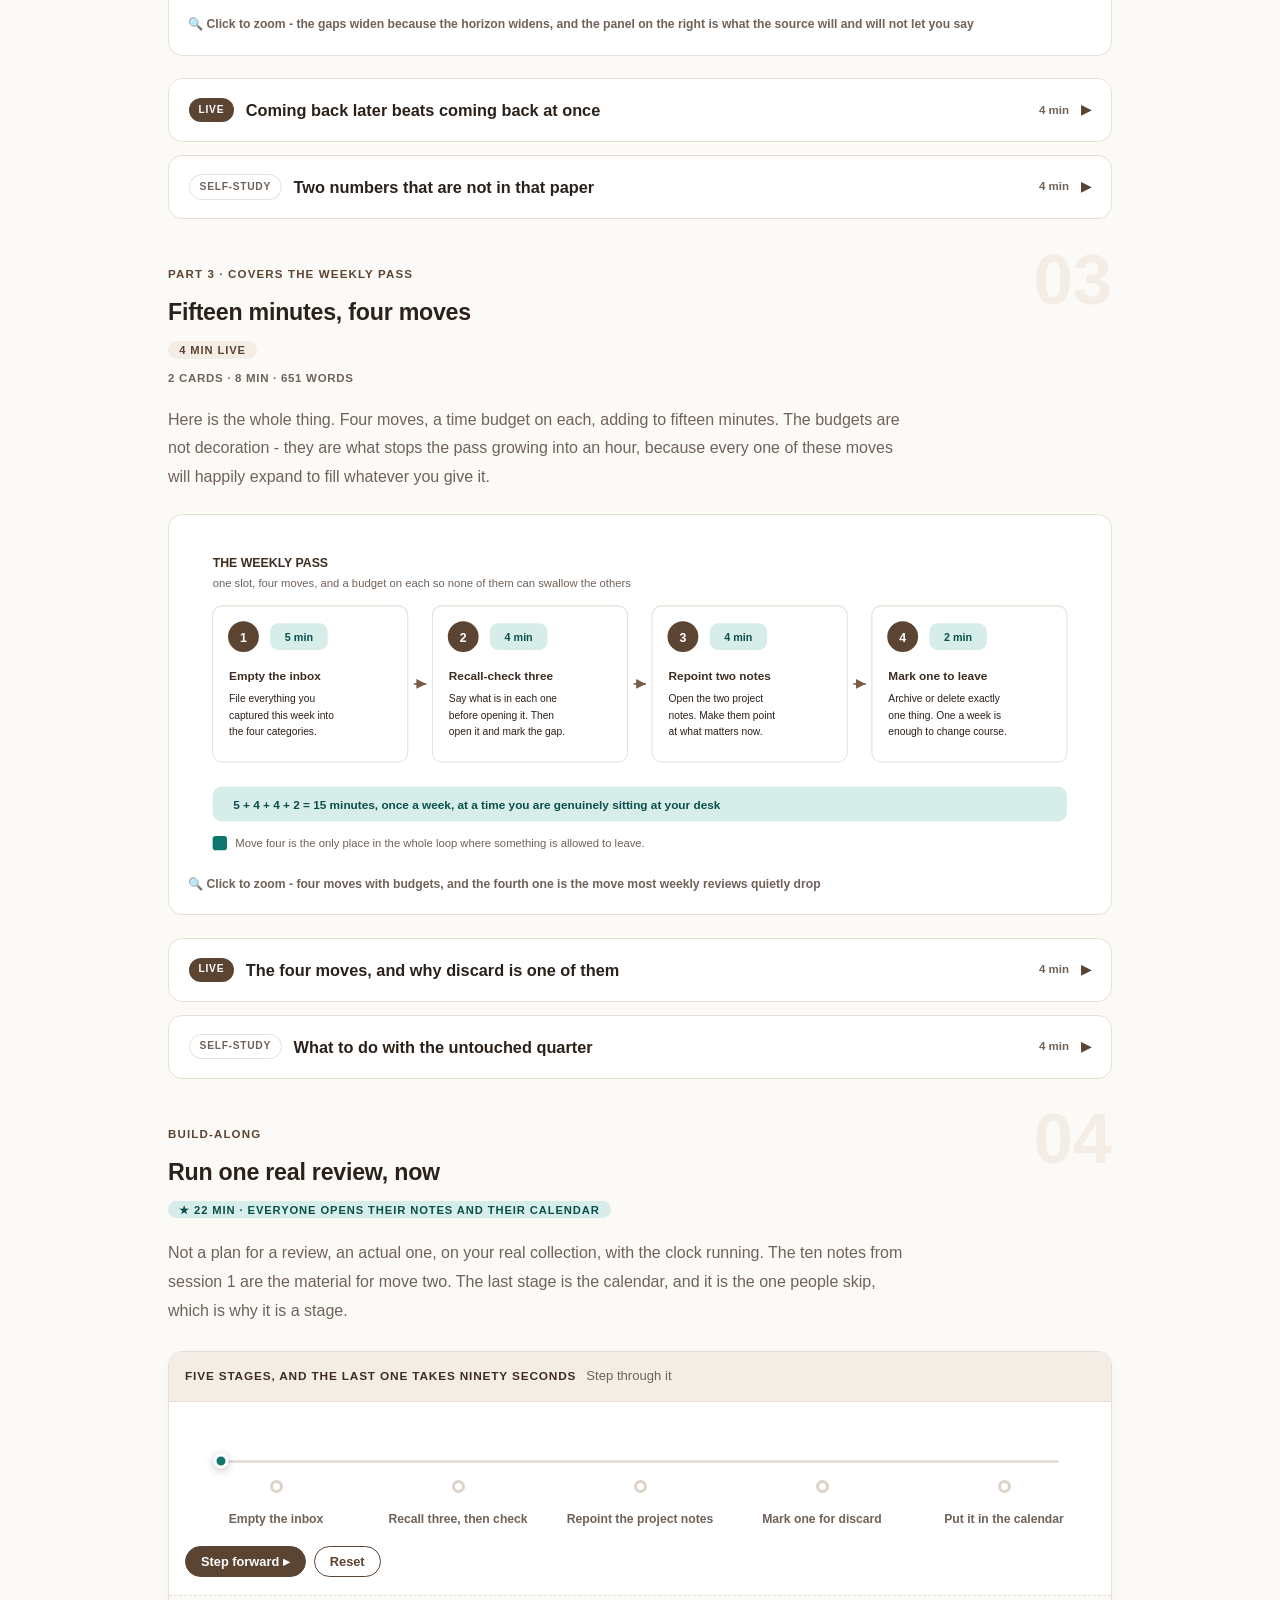
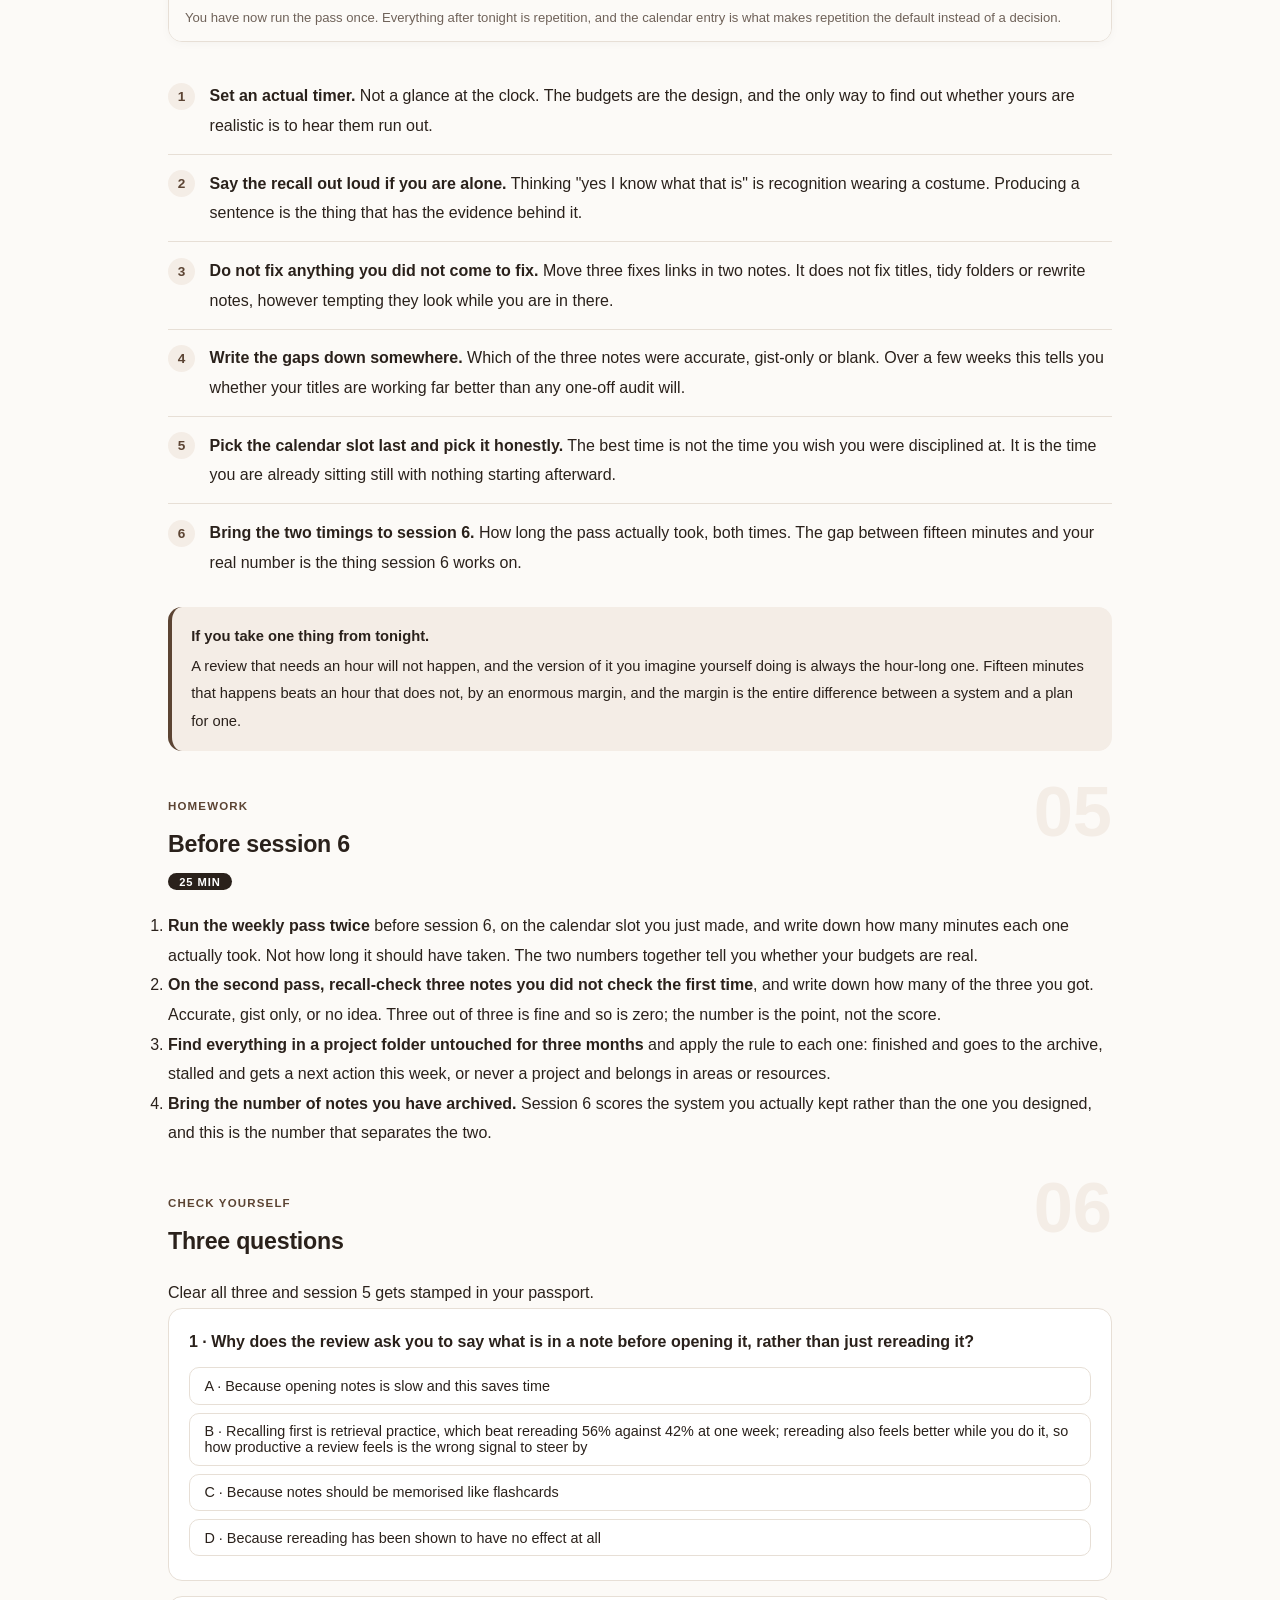
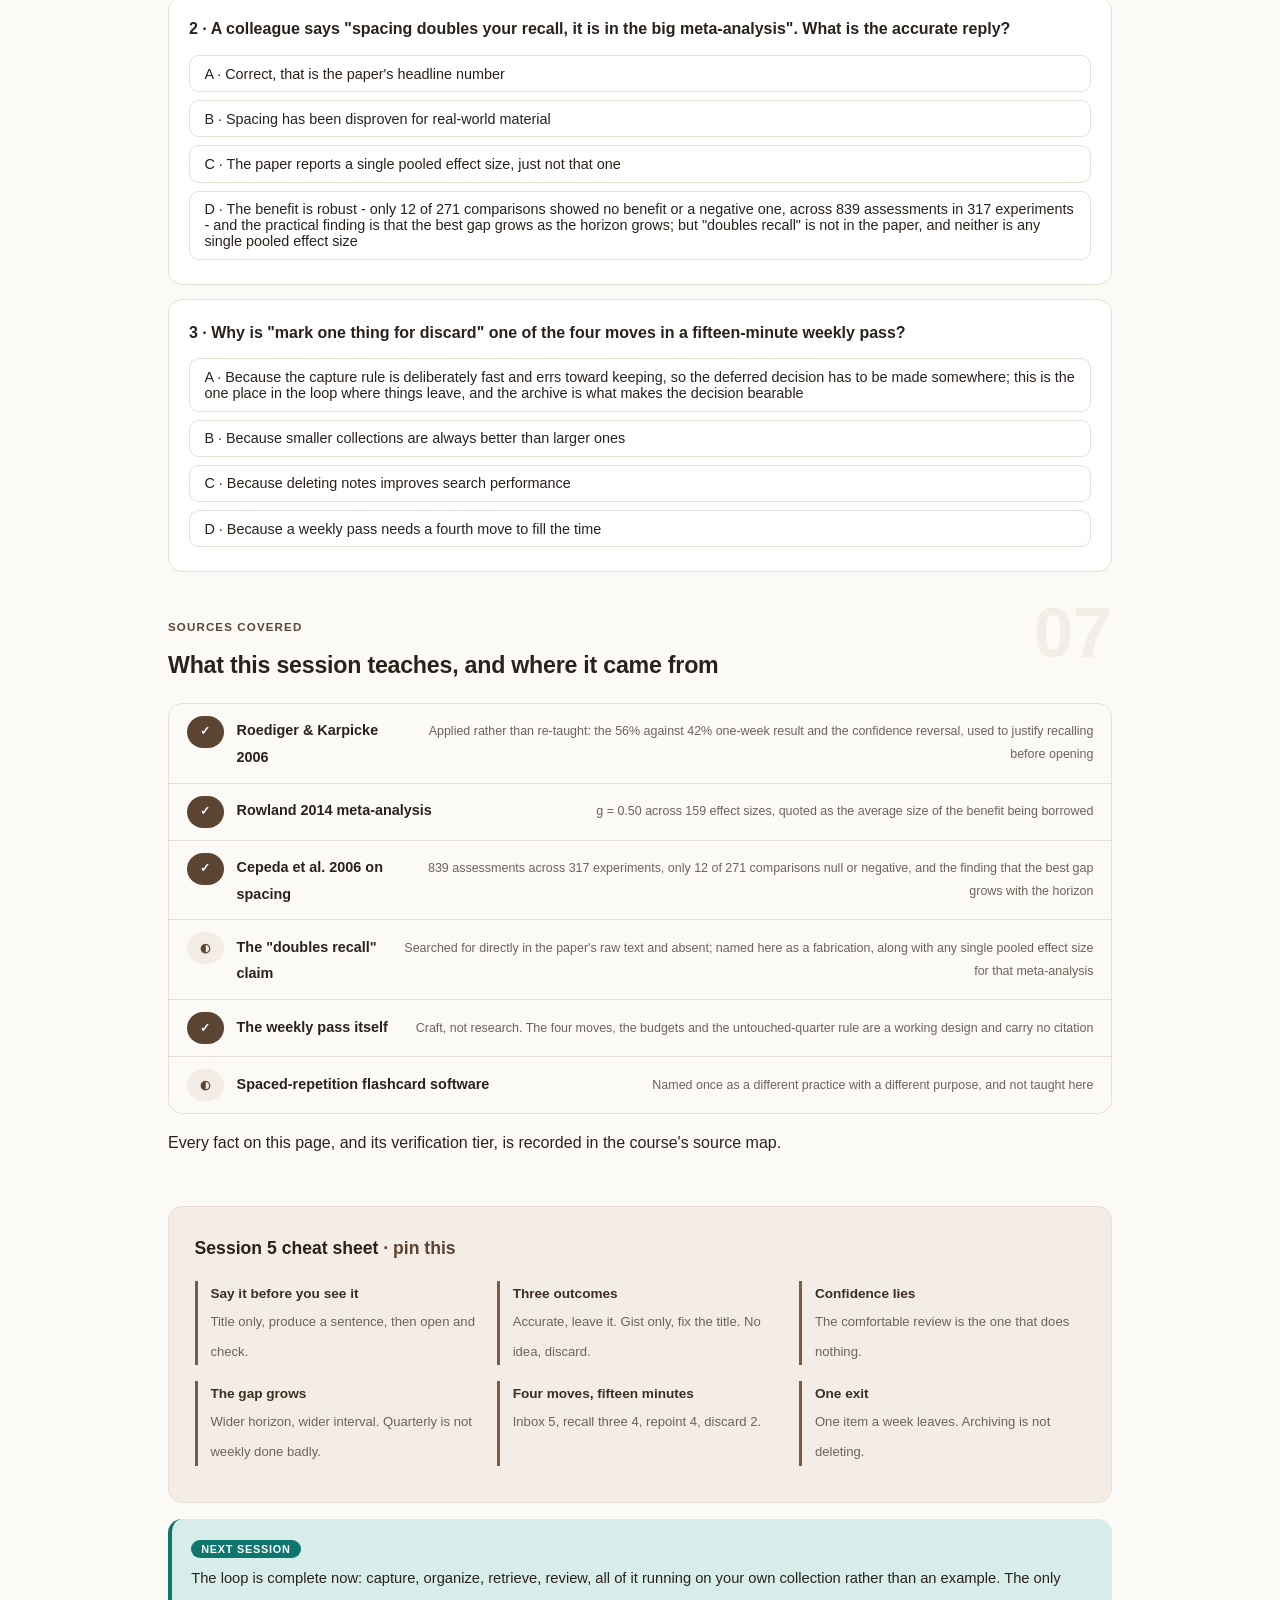
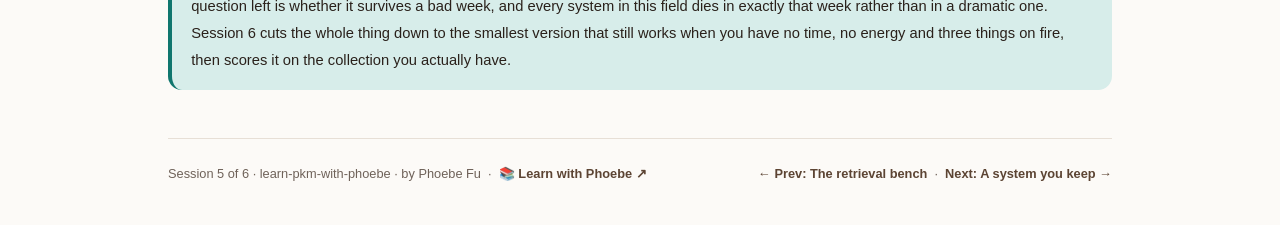
<file: courses/05-review-that-actually-happens.html>
<!DOCTYPE html>
<html lang="en">
<head>
<meta charset="UTF-8">
<meta name="viewport" content="width=device-width, initial-scale=1.0">
<!-- social:start -->
<meta name="description" content="Session 5 of 6. A review is the step everyone designs and nobody keeps. Say what is in a note before you open it, put the gap where the horizon is, and run a weekly pass that fits in fifteen minutes.">
<meta property="og:type" content="article">
<meta property="og:site_name" content="Learn with Phoebe">
<meta property="og:title" content="Review that actually happens - learn PKM with phoebe">
<meta property="og:description" content="Session 5 of 6. Recall before you look, come back at the right gap, and keep a fifteen-minute weekly pass with a place where things leave.">
<meta property="og:url" content="https://phoebefu6.github.io/learn-pkm-with-phoebe/courses/05-review-that-actually-happens.html">
<meta property="og:image" content="https://phoebefu6.github.io/learn-pkm-with-phoebe/assets/og-cover.png">
<meta property="og:image:width" content="1200">
<meta property="og:image:height" content="630">
<meta name="twitter:card" content="summary_large_image">
<meta name="twitter:title" content="Review that actually happens - learn PKM with phoebe">
<meta name="twitter:description" content="Session 5 of 6. Fifteen minutes, four moves, and a rule for anything untouched for a quarter.">
<meta name="twitter:image" content="https://phoebefu6.github.io/learn-pkm-with-phoebe/assets/og-cover.png">
<!-- social:end -->
<title>Session 5 · Review that actually happens - learn PKM with phoebe</title>
<link rel="stylesheet" href="../assets/style.css?v=23">
</head>
<body>

<div class="toolbar">
  <div class="wrap">
    <span class="crumb"><a href="../index.html">learn-pkm-with-phoebe</a> / Session 5 of 6</span>
    <button class="btn" id="toggle-all" type="button">Expand all</button>
    <button class="btn primary" id="zoom-toggle" type="button">Projector zoom: off</button>
  </div>
</div>

<header class="masthead">
  <div class="wrap">
    <div class="eyebrow">Learn PKM with Phoebe · Session 5 of 6</div>
    <h1>Review that <span class="accent">actually happens</span></h1>
    <p class="sub">Four sessions of work have gone into making one collection give things back when you go looking. A review is the other direction. Nothing is missing, nothing is being searched for, and the collection comes to you anyway. It is the step everybody designs and almost nobody keeps, and the reason is never discipline: reviews get designed at a size that only fits a good week. Tonight the review gets small enough to survive a bad one, and hard enough to be worth the fifteen minutes. Bring the ten notes and open your calendar, because the last move is putting it in there.</p>
    <div class="chip-row">
      <span class="chip level">🟡 Medium</span>
      <span class="chip audience">Bring the ten notes and a calendar</span>
      <span class="chip audience">Any tool</span>
      <span class="chip time">45 min</span>
    </div>
    <div class="agenda">
      <span class="a1" style="flex:1">0-3 · Welcome</span>
      <span class="a2" style="flex:4">3-18 · Recall before you look; when to come back</span>
      <span class="a3" style="flex:5">18-40 · Build-along: run one real review</span>
      <span class="a4" style="flex:1">40-45 · Q&amp;A</span>
    </div>
  </div>
</header>

<main class="wrap">

  <section class="section" id="intro">
    <div class="section-kicker">
      <span class="klabel">Part 0</span>
      <h2>Where we start</h2>
    </div>
    <p class="lede">Everything so far has been about getting a note back when you go looking for it. Titles that carry their own search words, one home per note, links so that finding one thing puts you next to the others. A review is the opposite motion. You are not looking for anything; the collection comes to you, on a schedule, and asks to be dealt with. <strong>Daybreak</strong>'s forty-eight notes are now titled, filed and linked, and the only thing left is the pass that keeps them that way: a real fifteen minutes on a Friday, the same fifteen minutes every week.</p>

    <div class="legend">
      <span class="pill">🎫 Clear all three quiz questions to stamp your passport</span>
      <span class="pill">Live = presented in the 45 minutes</span>
      <span class="pill">Self-study = the full depth, after class</span>
    </div>

    <div class="callout win">
      <p><strong>★ What you walk out with tonight.</strong> A weekly pass that takes about fifteen minutes, written down in four moves with a time budget on each, sitting in your calendar before you leave. Plus one rule for anything in a project folder you have not touched in a quarter, which is the part that stops the collection growing in one direction forever.</p>
    </div>

    <div class="callout tip">
      <p><strong>One neighbour, so you land in the right place.</strong> Spaced-repetition flashcard software is a different practice with a different purpose: it exists to get facts into your head and keep them there, and it schedules individual cards against your own forgetting. Tonight the subject is a working review of your own notes. The output is not memorised facts, it is decisions - what still points at the right thing, what leaves, what you could not recall and therefore need to fix.</p>
    </div>
  </section>

  <section class="section" id="part-1">
    <div class="section-kicker">
      <span class="klabel">Part 1 · covers recall before you look</span>
      <h2>Say what is in it before you open it</h2>
      <span class="tag concept">6 min live</span>
    </div>
    <p class="lede">Most reviews are a reading session. You open a note, your eyes go over it, you recognise every line, and you close it feeling caught up. Nothing was retrieved in that entire sequence, and recognising something is not the same as being able to produce it eight months later. One small change turns the same fifteen minutes into a different activity.</p>

    <figure class="zoomable">
      <svg viewBox="0 0 880 330" xmlns="http://www.w3.org/2000/svg" role="img" aria-label="Two review loops side by side: on the left, open the note, read it, feel informed, close it, with nothing retrieved; on the right, read the title, say what is in it, open and check, mark the gap">
        <style>
          .p5aH { font: 800 11.5px Inter, sans-serif; fill: #FFFFFF; }
          .p5aT { font: 700 11px Inter, sans-serif; fill: #2A211B; }
          .p5aN { font: 400 10.5px Inter, sans-serif; fill: #6F6259; }
          .p5aF { font: 400 11px Inter, sans-serif; fill: #6F6259; }
          .p5aA { fill: none; stroke: #7A5C45; stroke-width: 1.6; }
          .p5aJ { fill: none; stroke: #0F766E; stroke-width: 1.6; }
        </style>
        <defs>
          <marker id="p5aTipWarm" markerWidth="8" markerHeight="8" refX="6" refY="3" orient="auto">
            <path d="M0 0 L6 3 L0 6 z" fill="#7A5C45"/>
          </marker>
          <marker id="p5aTipJade" markerWidth="8" markerHeight="8" refX="6" refY="3" orient="auto">
            <path d="M0 0 L6 3 L0 6 z" fill="#0F766E"/>
          </marker>
        </defs>

        <rect x="24" y="20" width="404" height="30" rx="8" fill="#7A5C45"/>
        <text class="p5aH" x="44" y="40">THE REVIEW THAT FEELS PRODUCTIVE</text>
        <rect x="24" y="58" width="404" height="238" fill="#FFFFFF" stroke="#E7DFD6"/>

        <rect x="44" y="70" width="364" height="32" rx="7" fill="#F4EDE6"/>
        <text class="p5aT" x="60" y="91">Open the note</text>
        <line class="p5aA" x1="226" y1="102" x2="226" y2="120" marker-end="url(#p5aTipWarm)"/>
        <rect x="44" y="122" width="364" height="32" rx="7" fill="#F4EDE6"/>
        <text class="p5aT" x="60" y="143">Read it through, recognise every line</text>
        <line class="p5aA" x1="226" y1="154" x2="226" y2="172" marker-end="url(#p5aTipWarm)"/>
        <rect x="44" y="174" width="364" height="32" rx="7" fill="#F4EDE6"/>
        <text class="p5aT" x="60" y="195">Feel informed and up to date</text>
        <line class="p5aA" x1="226" y1="206" x2="226" y2="224" marker-end="url(#p5aTipWarm)"/>
        <rect x="44" y="226" width="364" height="32" rx="7" fill="#F4EDE6"/>
        <text class="p5aT" x="60" y="247">Close it</text>
        <text class="p5aN" x="44" y="280">Nothing was retrieved. The feeling is the only output.</text>

        <rect x="452" y="20" width="404" height="30" rx="8" fill="#0F766E"/>
        <text class="p5aH" x="472" y="40">THE REVIEW THAT WORKS</text>
        <rect x="452" y="58" width="404" height="238" fill="#FFFFFF" stroke="#E7DFD6"/>

        <rect x="472" y="70" width="364" height="32" rx="7" fill="#D7EDEA"/>
        <text class="p5aT" x="488" y="91">Read the title, do not open it</text>
        <line class="p5aJ" x1="654" y1="102" x2="654" y2="120" marker-end="url(#p5aTipJade)"/>
        <rect x="472" y="122" width="364" height="32" rx="7" fill="#D7EDEA"/>
        <text class="p5aT" x="488" y="143">Say aloud or write what is in it</text>
        <line class="p5aJ" x1="654" y1="154" x2="654" y2="172" marker-end="url(#p5aTipJade)"/>
        <rect x="472" y="174" width="364" height="32" rx="7" fill="#D7EDEA"/>
        <text class="p5aT" x="488" y="195">Now open it and check</text>
        <line class="p5aJ" x1="654" y1="206" x2="654" y2="224" marker-end="url(#p5aTipJade)"/>
        <rect x="472" y="226" width="364" height="32" rx="7" fill="#D7EDEA"/>
        <text class="p5aT" x="488" y="247">Mark the gap, then move on</text>
        <text class="p5aN" x="472" y="280">The gap is the output, and it names the next fix.</text>

        <rect x="24" y="302" width="14" height="14" rx="3" fill="#0F766E"/>
        <text class="p5aF" x="46" y="313">Rereading feels like learning. Retrieving feels like failing, and it is the one that works.</text>
      </svg>
      <figcaption>🔍 Click to zoom - the same fifteen minutes, spent on recognition or spent on recall, and only one of them leaves a mark</figcaption>
    </figure>

    <details class="card" open>
      <summary><span class="mode live">Live</span>Why the harder version is the one that works<span class="mini">3 min</span><span class="caret">▶</span></summary>
      <div class="body">
        <p>Recalling a note before you look at it is retrieval practice, and that is the mechanism session 1 put the numbers on. In Roediger and Karpicke's prose study the tested group beat the restudy group <strong>56% against 42%</strong> at one week, having lost to them at five minutes. A meta-analysis across <strong>159 effect sizes</strong> puts the average benefit at <strong>g = 0.50</strong>, medium and reliable. So the move is not a stylistic preference. Asking yourself what is in a note before opening it is the same operation, applied to your own material.</p>
        <p>The practical catch is the part that decides whether your review survives. Rereading feels better while you are doing it. In that same study the students who restudied most were the <strong>most confident</strong> they would remember it a week later, and they recalled the <strong>least</strong>. A review you build around what feels productive is optimising for a signal that points the wrong way.</p>
        <p>Which means the good version of this will feel worse than the bad one, every single Friday, permanently. That is worth saying out loud before you design your own, because the pull back toward a comfortable reading session is constant and it never announces itself as a downgrade.</p>
      </div>
    </details>

    <details class="card">
      <summary><span class="mode self">Self-study</span>What the gap tells you, note by note<span class="mini">4 min</span><span class="caret">▶</span></summary>
      <div class="body">
        <p>When you open the note and compare it against what you just said, there are only three outcomes, and each one points somewhere different.</p>
        <ul>
          <li><strong>You recalled it accurately.</strong> The note is doing its job. Leave it completely alone, do not tidy it, do not improve the wording. This is the most common outcome and it should cost you no time at all.</li>
          <li><strong>You got the gist but not the specifics.</strong> The note itself is fine. What is usually wrong is the title: it is carrying more meaning than it can hold, so you remember the shape of the thing and none of its contents. This is the session 2 problem showing up two months later, and the fix is a narrower title or a split into two notes.</li>
          <li><strong>You had no idea what was in it.</strong> Two possibilities, and you have to pick. Either the title is wrong, which is again session 2 and takes thirty seconds to fix. Or the note should not have been kept at all, which is a discard decision - and the capture rule in session 2 was deliberately fast and deferred exactly this decision to here, on purpose, because deciding at capture time costs you the capture.</li>
        </ul>
        <p>Notice that only the third outcome can send a note out of the collection, and it is the only place in the whole loop where that can happen. A system with no third outcome grows forever.</p>
      </div>
    </details>
  </section>

  <section class="section" id="part-2">
    <div class="section-kicker">
      <span class="klabel">Part 2 · covers when to come back</span>
      <h2>The gap that grows</h2>
      <span class="tag concept">5 min live</span>
    </div>
    <p class="lede">The second question is timing. Weekly for everything is the answer most people reach for, and it is why most reviews are abandoned by week five: a weekly pass over a whole collection is an hour, and an hour does not happen. The research on spacing says something more useful than "space it out", and the useful part is about which gap, not whether.</p>

    <figure class="zoomable">
      <svg viewBox="0 0 880 310" xmlns="http://www.w3.org/2000/svg" role="img" aria-label="A timeline of one note revisited at widening intervals from a few days to a quarter, beside a panel listing what the spacing meta-analysis does and does not report">
        <style>
          .p5bH { font: 800 12px Inter, sans-serif; fill: #3E2D21; }
          .p5bW { font: 800 11.5px Inter, sans-serif; fill: #FFFFFF; }
          .p5bB { font: 400 10.5px Inter, sans-serif; fill: #2A211B; }
          .p5bS { font: 700 10.5px Inter, sans-serif; fill: #0A4F4A; }
          .p5bX { font: 800 10.5px Inter, sans-serif; fill: #991B1B; }
          .p5bT { font: 700 11px Inter, sans-serif; fill: #2A211B; }
          .p5bN { font: 400 11px Inter, sans-serif; fill: #6F6259; }
          .p5bC { fill: none; stroke: #5C4433; stroke-width: 2; }
        </style>

        <text class="p5bH" x="40" y="34">THE SAME NOTE, AT WIDENING GAPS</text>
        <text class="p5bN" x="40" y="52">each return is further out than the last one</text>

        <path class="p5bC" d="M62 150 Q91 116 120 150"/>
        <path class="p5bC" d="M120 150 Q167 108 214 150"/>
        <path class="p5bC" d="M214 150 Q281 100 348 150"/>
        <path class="p5bC" d="M348 150 Q444 92 540 150"/>

        <line x1="48" y1="150" x2="566" y2="150" stroke="#DCD2C7" stroke-width="1.5"/>
        <circle cx="62" cy="150" r="5" fill="#0F766E"/>
        <circle cx="120" cy="150" r="5" fill="#0F766E"/>
        <circle cx="214" cy="150" r="5" fill="#0F766E"/>
        <circle cx="348" cy="150" r="5" fill="#0F766E"/>
        <circle cx="540" cy="150" r="5" fill="#0F766E"/>

        <text class="p5bB" x="62" y="170" text-anchor="middle">written</text>
        <text class="p5bB" x="120" y="170" text-anchor="middle">a few days</text>
        <text class="p5bB" x="214" y="170" text-anchor="middle">two weeks</text>
        <text class="p5bB" x="348" y="170" text-anchor="middle">a month</text>
        <text class="p5bB" x="540" y="170" text-anchor="middle">a quarter</text>

        <rect x="40" y="196" width="526" height="58" rx="9" fill="#F4EDE6"/>
        <text class="p5bT" x="58" y="220">The best gap grows as the delay before you need it grows.</text>
        <text class="p5bN" x="58" y="240">A quarterly pass is a different instrument, not a lazy weekly one.</text>

        <rect x="592" y="20" width="264" height="30" rx="8" fill="#0F766E"/>
        <text class="p5bW" x="608" y="40">WHAT THE PAPER SAYS</text>
        <rect x="592" y="58" width="264" height="216" fill="#FFFFFF" stroke="#E7DFD6"/>
        <text class="p5bB" x="608" y="82">839 assessments across</text>
        <text class="p5bB" x="608" y="100">317 experiments</text>
        <text class="p5bS" x="608" y="124">Only 12 of 271 comparisons</text>
        <text class="p5bS" x="608" y="142">showed no benefit or worse</text>
        <text class="p5bB" x="608" y="166">The authors' own words for</text>
        <text class="p5bB" x="608" y="184">the effect: "quite robust"</text>
        <line x1="608" y1="200" x2="840" y2="200" stroke="#E7DFD6"/>
        <text class="p5bX" x="608" y="222">Not in the paper:</text>
        <text class="p5bB" x="608" y="240">"doubles recall", and no</text>
        <text class="p5bB" x="608" y="258">single pooled effect size</text>

        <rect x="24" y="284" width="14" height="14" rx="3" fill="#0F766E"/>
        <text class="p5bN" x="46" y="295">Robust, yes. One number for the whole meta-analysis is not a thing that paper reports.</text>
      </svg>
      <figcaption>🔍 Click to zoom - the gaps widen because the horizon widens, and the panel on the right is what the source will and will not let you say</figcaption>
    </figure>

    <details class="card">
      <summary><span class="mode live">Live</span>Coming back later beats coming back at once<span class="mini">4 min</span><span class="caret">▶</span></summary>
      <div class="body">
        <p>Cepeda and colleagues pulled together <strong>839 assessments of distributed practice across 317 experiments</strong>. Of the 271 comparisons where massed and spaced study could be set against each other, <strong>only 12 showed no benefit or a negative one</strong>. The authors' own description of the spacing effect is that it is "quite robust". As findings in this area go, that is about as settled as they get.</p>
        <p>The part with the most practical bite is not the headline. It is that <strong>the interval that maximises retention grows as the delay before you need the material grows.</strong> There is an optimal gap, and it moves. More spacing is not automatically better, and neither is more frequency.</p>
        <p>Which reframes the whole scheduling question. A quarterly review is not a weekly review done badly. It is the right instrument for a different horizon: things you will need in a year want a wide gap, and the project you ship next Thursday wants a narrow one. Trying to run one interval over an entire collection is what makes the pass too long, and a pass that is too long is a pass that stops.</p>
        <p>So the weekly pass in part 3 covers a small, changing set - this week's captures and your two live projects. The rest of the collection is on a much longer clock, and most of it is on no clock at all until you need it.</p>
      </div>
    </details>

    <details class="card">
      <summary><span class="mode self">Self-study</span>Two numbers that are not in that paper<span class="mini">4 min</span><span class="caret">▶</span></summary>
      <div class="body">
        <p>You will see spacing quoted with a number attached. The two most common are that it "doubles recall" and that it gives "2-3x better retention". Both were searched for directly in that paper's own raw text, and <strong>neither is there.</strong> Not phrased differently, not in a table, not in the abstract. They are confections that grew in the retelling, and they get repeated confidently because nobody who repeats them has opened the paper.</p>
        <p>There is a second, quieter version of the same error: quoting one pooled effect size for the whole meta-analysis, usually as a single d value. That paper does not report one. Most of the studies it covers did not report enough to compute an effect size at all, so what it reports instead is <strong>raw accuracy differences</strong> and the <strong>271-comparison split</strong> you saw above, with effect sizes available for only 23. Anybody handing you a single pooled number for it is quoting something else, or quoting nobody.</p>
        <p>This matters more than it looks. The honest version of the claim is stronger, not weaker: 12 nulls in 271 comparisons is a more persuasive sentence than a round multiplier anyone can wave away, and it survives being checked. The dishonest version has the property that the first person who looks it up stops believing the rest of what you said.</p>

        <table class="clean">
          <tr><th>Horizon</th><th>What a pass at this interval is for</th><th>What it costs</th></tr>
          <tr><td><strong>Weekly</strong></td><td>This week's captures and the two live projects. File the inbox, check three notes by recall, make sure the project notes still point at what they depend on now</td><td>Fifteen minutes, and it has to be the same fifteen minutes every week or it becomes a decision</td></tr>
          <tr><td><strong>Monthly</strong></td><td>Areas rather than projects. The ongoing responsibilities that have no finish line and therefore never force their own review</td><td>About half an hour, and it will be skipped roughly one month in three, which is survivable</td></tr>
          <tr><td><strong>Quarterly</strong></td><td>The untouched. Anything in a project folder you have not opened in three months, run against the rule below</td><td>An hour, four times a year, and it is the only pass that meaningfully shrinks the collection</td></tr>
          <tr><td><strong>Yearly</strong></td><td>The shape of the thing. Whether the categories still match your actual life, and whether the archive has anything in it you want back</td><td>An afternoon. Most people never do this one, and the cost of skipping it is slow drift, not failure</td></tr>
        </table>
      </div>
    </details>
  </section>

  <section class="section" id="part-3">
    <div class="section-kicker">
      <span class="klabel">Part 3 · covers the weekly pass</span>
      <h2>Fifteen minutes, four moves</h2>
      <span class="tag concept">4 min live</span>
    </div>
    <p class="lede">Here is the whole thing. Four moves, a time budget on each, adding to fifteen minutes. The budgets are not decoration - they are what stops the pass growing into an hour, because every one of these moves will happily expand to fill whatever you give it.</p>

    <figure class="zoomable">
      <svg viewBox="0 0 880 320" xmlns="http://www.w3.org/2000/svg" role="img" aria-label="Four numbered stations of a weekly pass with time budgets: empty the inbox five minutes, recall-check three notes four minutes, repoint the project notes four minutes, mark one for discard two minutes, totalling fifteen">
        <style>
          .p5cH { font: 800 12px Inter, sans-serif; fill: #3E2D21; }
          .p5cS { font: 400 11px Inter, sans-serif; fill: #6F6259; }
          .p5cT { font: 700 11.5px Inter, sans-serif; fill: #3E2D21; }
          .p5cB { font: 400 10px Inter, sans-serif; fill: #2A211B; }
          .p5cW { font: 800 12px Inter, sans-serif; fill: #FFFFFF; }
          .p5cJ { font: 700 10.5px Inter, sans-serif; fill: #0A4F4A; }
          .p5cF { font: 400 11px Inter, sans-serif; fill: #6F6259; }
          .p5cTot { font: 700 11.5px Inter, sans-serif; fill: #0A4F4A; }
          .p5cA { fill: none; stroke: #7A5C45; stroke-width: 1.6; }
        </style>
        <defs>
          <marker id="p5cTipWalnut" markerWidth="8" markerHeight="8" refX="6" refY="3" orient="auto">
            <path d="M0 0 L6 3 L0 6 z" fill="#7A5C45"/>
          </marker>
        </defs>

        <text class="p5cH" x="24" y="32">THE WEEKLY PASS</text>
        <text class="p5cS" x="24" y="52">one slot, four moves, and a budget on each so none of them can swallow the others</text>

        <rect x="24" y="70" width="190" height="152" rx="9" fill="#FFFFFF" stroke="#E7DFD6"/>
        <circle cx="54" cy="100" r="15" fill="#5C4433"/>
        <text class="p5cW" x="54" y="105" text-anchor="middle">1</text>
        <rect x="80" y="87" width="56" height="26" rx="8" fill="#D7EDEA"/>
        <text class="p5cJ" x="108" y="104" text-anchor="middle">5 min</text>
        <text class="p5cT" x="40" y="142">Empty the inbox</text>
        <text class="p5cB" x="40" y="164">File everything you</text>
        <text class="p5cB" x="40" y="180">captured this week into</text>
        <text class="p5cB" x="40" y="196">the four categories.</text>

        <line class="p5cA" x1="220" y1="146" x2="232" y2="146" marker-end="url(#p5cTipWalnut)"/>

        <rect x="238" y="70" width="190" height="152" rx="9" fill="#FFFFFF" stroke="#E7DFD6"/>
        <circle cx="268" cy="100" r="15" fill="#5C4433"/>
        <text class="p5cW" x="268" y="105" text-anchor="middle">2</text>
        <rect x="294" y="87" width="56" height="26" rx="8" fill="#D7EDEA"/>
        <text class="p5cJ" x="322" y="104" text-anchor="middle">4 min</text>
        <text class="p5cT" x="254" y="142">Recall-check three</text>
        <text class="p5cB" x="254" y="164">Say what is in each one</text>
        <text class="p5cB" x="254" y="180">before opening it. Then</text>
        <text class="p5cB" x="254" y="196">open it and mark the gap.</text>

        <line class="p5cA" x1="434" y1="146" x2="446" y2="146" marker-end="url(#p5cTipWalnut)"/>

        <rect x="452" y="70" width="190" height="152" rx="9" fill="#FFFFFF" stroke="#E7DFD6"/>
        <circle cx="482" cy="100" r="15" fill="#5C4433"/>
        <text class="p5cW" x="482" y="105" text-anchor="middle">3</text>
        <rect x="508" y="87" width="56" height="26" rx="8" fill="#D7EDEA"/>
        <text class="p5cJ" x="536" y="104" text-anchor="middle">4 min</text>
        <text class="p5cT" x="468" y="142">Repoint two notes</text>
        <text class="p5cB" x="468" y="164">Open the two project</text>
        <text class="p5cB" x="468" y="180">notes. Make them point</text>
        <text class="p5cB" x="468" y="196">at what matters now.</text>

        <line class="p5cA" x1="648" y1="146" x2="660" y2="146" marker-end="url(#p5cTipWalnut)"/>

        <rect x="666" y="70" width="190" height="152" rx="9" fill="#FFFFFF" stroke="#E7DFD6"/>
        <circle cx="696" cy="100" r="15" fill="#5C4433"/>
        <text class="p5cW" x="696" y="105" text-anchor="middle">4</text>
        <rect x="722" y="87" width="56" height="26" rx="8" fill="#D7EDEA"/>
        <text class="p5cJ" x="750" y="104" text-anchor="middle">2 min</text>
        <text class="p5cT" x="682" y="142">Mark one to leave</text>
        <text class="p5cB" x="682" y="164">Archive or delete exactly</text>
        <text class="p5cB" x="682" y="180">one thing. One a week is</text>
        <text class="p5cB" x="682" y="196">enough to change course.</text>

        <rect x="24" y="246" width="832" height="34" rx="9" fill="#D7EDEA"/>
        <text class="p5cTot" x="44" y="268">5 + 4 + 4 + 2 = 15 minutes, once a week, at a time you are genuinely sitting at your desk</text>

        <rect x="24" y="294" width="14" height="14" rx="3" fill="#0F766E"/>
        <text class="p5cF" x="46" y="305">Move four is the only place in the whole loop where something is allowed to leave.</text>
      </svg>
      <figcaption>🔍 Click to zoom - four moves with budgets, and the fourth one is the move most weekly reviews quietly drop</figcaption>
    </figure>

    <details class="card">
      <summary><span class="mode live">Live</span>The four moves, and why discard is one of them<span class="mini">4 min</span><span class="caret">▶</span></summary>
      <div class="body">
        <ul>
          <li><strong>Empty the inbox, five minutes.</strong> Everything you captured this week gets a home in one of the four categories. Five minutes is enough for a normal week's capture, and if it is not, that is information about your capture rule rather than about your review.</li>
          <li><strong>Recall-check three notes, four minutes.</strong> Three, not ten. Titles only, say what is in each, then open and mark the gap. Rotating three a week gets you through a hundred and fifty notes a year without ever feeling like a study session.</li>
          <li><strong>Repoint the project notes, four minutes.</strong> Your two live projects change faster than anything else in the collection, so the links out of them go stale fastest. This is the move that keeps the thing session 4 measured - links moving retrieval far more than filing does - actually true a month from now.</li>
          <li><strong>Mark one thing for discard, two minutes.</strong> One. Archive it or delete it, and do it during the pass rather than making a list of things to consider later.</li>
        </ul>
        <p>That last move needs its reason said plainly. The capture rule in session 2 is deliberately fast and errs toward keeping, because a capture rule that makes you deliberate is a capture rule you stop using. That choice is only defensible if the deferred decision gets made somewhere, and this is the somewhere. Without it the collection has an entrance and no exit, which is the shape session 1 measured on everybody's real notes.</p>
        <p>One item a week is deliberately small. It is not a cleanup and it will never feel like one. But fifty-two decisions a year, each one made while you are actually looking at the note, is enough to change the direction a collection is travelling, and that is the whole ambition.</p>
      </div>
    </details>

    <details class="card">
      <summary><span class="mode self">Self-study</span>What to do with the untouched quarter<span class="mini">4 min</span><span class="caret">▶</span></summary>
      <div class="body">
        <p>The quarterly pass has exactly one job: find everything in a project folder that has not been opened in three months, and apply one rule. For each of them there are only three honest answers.</p>
        <ul>
          <li><strong>The project is finished.</strong> Nobody declares a project over; it just stops having next actions. Its notes belong in the archive, and moving them there is what makes the remaining project list mean something.</li>
          <li><strong>The project is stalled.</strong> This is the valuable one. Three months of not opening something is a fact about the project, not about your filing, and it is a fact you would otherwise never be told. Either it gets a next action this week or it goes to the archive and stops pretending.</li>
          <li><strong>It was never a project.</strong> No finish line, no goal, just an ongoing part of your work or life. That is an area, or it is reference material and belongs in resources. Miscategorised areas sitting in a project list are the most common reason a project list feels permanently overwhelming.</li>
        </ul>
        <p>The thing that makes all of this possible is that <strong>archiving is not deleting.</strong> The archive keeps everything, searchably, forever, and asks nothing of you. Almost nobody can delete their own notes, and almost everybody can move them somewhere quiet. A collection with a real archive is one where discarding costs nothing emotionally, and that is the only reason the discard step in the weekly pass survives contact with a human being.</p>

        <div class="callout example">
          <span class="ex-pill">Real world</span>
          <p>Three Fridays into the habit, the Daybreak person's pass got to move three and opened the autumn roast project note. It still linked to a supplier note that had been superseded six weeks earlier, when the second supplier came in with different lead times. Nothing was broken, nothing had errored, and the stale link looked exactly like a good one. The fix was forty seconds: change the link, delete one line. That Monday the launch brief went out with the current lead times, and it was the only reason it did. Nobody ever found out how close that was, which is what a working review looks like from the outside.</p>
        </div>
      </div>
    </details>
  </section>

  <section class="section" id="demo-1">
    <div class="section-kicker">
      <span class="klabel">Build-along</span>
      <h2>Run one real review, now</h2>
      <span class="tag demo">★ 22 min · everyone opens their notes and their calendar</span>
    </div>
    <p class="lede">Not a plan for a review, an actual one, on your real collection, with the clock running. The ten notes from session 1 are the material for move two. The last stage is the calendar, and it is the one people skip, which is why it is a stage.</p>

    <div class="tick" data-stages="Empty the inbox|Recall three, then check|Repoint the project notes|Mark one for discard|Put it in the calendar" data-title="Five stages, and the last one takes ninety seconds" data-foot="You have now run the pass once. Everything after tonight is repetition, and the calendar entry is what makes repetition the default instead of a decision.">
      <p class="tick-note" data-stage="0"><b>Empty the inbox, five minutes.</b> Everything you captured this week, wherever it landed, gets filed into one of the four categories. Do not improve anything while you file. If a note has no obvious home, it goes in resources and you move on; hesitating over one item is how five minutes becomes twenty.</p>
      <p class="tick-note" data-stage="1"><b>Recall three, then check, four minutes.</b> Take three of the ten notes. Read the title only. Say aloud or write down what you think is in it, in one sentence, before you open anything. Then open it and mark which of the three outcomes you got: accurate, gist only, or no idea. Keep the marks.</p>
      <p class="tick-note" data-stage="2"><b>Repoint the project notes, four minutes.</b> Open the two notes you open most often, the ones that are the front door to your live work. Read every link in them and ask whether it still points at what that project actually depends on today. Fix the ones that do not. This is where stale links get caught, and they never announce themselves.</p>
      <p class="tick-note" data-stage="3"><b>Mark one for discard, two minutes.</b> One thing. Archive it if you can imagine ever wanting it, delete it if you cannot. Do it now, in the two minutes, not on a list for later. If nothing comes to mind, use whichever of the three notes you just checked scored "no idea".</p>
      <p class="tick-note" data-stage="4"><b>Put it in the calendar, ninety seconds.</b> A recurring fifteen minutes, weekly, at a time you are genuinely at your desk and not in transit or about to leave. Friday afternoon works for many people because nothing new starts after it. Name the entry the four moves, not "review", so that the future you knows what to do without deciding.</p>
    </div>

    <div class="steps">
      <div class="step"><p><strong>Set an actual timer.</strong> Not a glance at the clock. The budgets are the design, and the only way to find out whether yours are realistic is to hear them run out.</p></div>
      <div class="step"><p><strong>Say the recall out loud if you are alone.</strong> Thinking "yes I know what that is" is recognition wearing a costume. Producing a sentence is the thing that has the evidence behind it.</p></div>
      <div class="step"><p><strong>Do not fix anything you did not come to fix.</strong> Move three fixes links in two notes. It does not fix titles, tidy folders or rewrite notes, however tempting they look while you are in there.</p></div>
      <div class="step"><p><strong>Write the gaps down somewhere.</strong> Which of the three notes were accurate, gist-only or blank. Over a few weeks this tells you whether your titles are working far better than any one-off audit will.</p></div>
      <div class="step"><p><strong>Pick the calendar slot last and pick it honestly.</strong> The best time is not the time you wish you were disciplined at. It is the time you are already sitting still with nothing starting afterward.</p></div>
      <div class="step"><p><strong>Bring the two timings to session 6.</strong> How long the pass actually took, both times. The gap between fifteen minutes and your real number is the thing session 6 works on.</p></div>
    </div>

    <div class="callout tip">
      <p><strong>If you take one thing from tonight.</strong> A review that needs an hour will not happen, and the version of it you imagine yourself doing is always the hour-long one. Fifteen minutes that happens beats an hour that does not, by an enormous margin, and the margin is the entire difference between a system and a plan for one.</p>
    </div>
  </section>

  <section class="section" id="exercise">
    <div class="section-kicker">
      <span class="klabel">Homework</span>
      <h2>Before session 6</h2>
      <span class="tag exercise">25 min</span>
    </div>
    <ol>
      <li><strong>Run the weekly pass twice</strong> before session 6, on the calendar slot you just made, and write down how many minutes each one actually took. Not how long it should have taken. The two numbers together tell you whether your budgets are real.</li>
      <li><strong>On the second pass, recall-check three notes you did not check the first time</strong>, and write down how many of the three you got. Accurate, gist only, or no idea. Three out of three is fine and so is zero; the number is the point, not the score.</li>
      <li><strong>Find everything in a project folder untouched for three months</strong> and apply the rule to each one: finished and goes to the archive, stalled and gets a next action this week, or never a project and belongs in areas or resources.</li>
      <li><strong>Bring the number of notes you have archived.</strong> Session 6 scores the system you actually kept rather than the one you designed, and this is the number that separates the two.</li>
    </ol>
  </section>

  <section class="section" id="quiz">
    <div class="section-kicker">
      <span class="klabel">Check yourself</span>
      <h2>Three questions</h2>
    </div>
    <p>Clear all three and session 5 gets stamped in your passport.</p>

    <div class="quiz-q" data-answer="1">
      <p class="qtext">1 · Why does the review ask you to say what is in a note before opening it, rather than just rereading it?</p>
      <button class="qopt" type="button">A · Because opening notes is slow and this saves time</button>
      <button class="qopt" type="button">B · Recalling first is retrieval practice, which beat rereading 56% against 42% at one week; rereading also feels better while you do it, so how productive a review feels is the wrong signal to steer by</button>
      <button class="qopt" type="button">C · Because notes should be memorised like flashcards</button>
      <button class="qopt" type="button">D · Because rereading has been shown to have no effect at all</button>
      <p class="qwhy">The mechanism is the one session 1 measured: retrieval beats restudy once any real time has passed, with a meta-analytic average of g = 0.50 across 159 effect sizes. The metacognitive half matters just as much here. The students who restudied most were the most confident and recalled the least, so a review designed around what feels productive optimises for confidence rather than recall.</p>
    </div>

    <div class="quiz-q" data-answer="3">
      <p class="qtext">2 · A colleague says "spacing doubles your recall, it is in the big meta-analysis". What is the accurate reply?</p>
      <button class="qopt" type="button">A · Correct, that is the paper's headline number</button>
      <button class="qopt" type="button">B · Spacing has been disproven for real-world material</button>
      <button class="qopt" type="button">C · The paper reports a single pooled effect size, just not that one</button>
      <button class="qopt" type="button">D · The benefit is robust - only 12 of 271 comparisons showed no benefit or a negative one, across 839 assessments in 317 experiments - and the practical finding is that the best gap grows as the horizon grows; but "doubles recall" is not in the paper, and neither is any single pooled effect size</button>
      <p class="qwhy">Both halves need saying. The effect is real and the authors call it quite robust, so there is no need to hedge on whether spacing works. But that specific multiplier was searched for in the paper's raw text and is absent, and the paper reports raw accuracy differences and a 271-comparison split rather than one pooled number. Anyone quoting a single figure for it is quoting something else.</p>
    </div>

    <div class="quiz-q" data-answer="0">
      <p class="qtext">3 · Why is "mark one thing for discard" one of the four moves in a fifteen-minute weekly pass?</p>
      <button class="qopt" type="button">A · Because the capture rule is deliberately fast and errs toward keeping, so the deferred decision has to be made somewhere; this is the one place in the loop where things leave, and the archive is what makes the decision bearable</button>
      <button class="qopt" type="button">B · Because smaller collections are always better than larger ones</button>
      <button class="qopt" type="button">C · Because deleting notes improves search performance</button>
      <button class="qopt" type="button">D · Because a weekly pass needs a fourth move to fill the time</button>
      <p class="qwhy">A fast capture rule is only defensible if something downstream makes the decision it skipped, and nothing else in the loop can send a note out. One item a week sounds trivial and is not: fifty-two decisions a year, each made with the note open in front of you, changes the direction the collection travels. The archive is the enabling part, because moving something somewhere quiet is a thing people can actually do and deleting it usually is not.</p>
    </div>

    <p class="quiz-score"></p>
  </section>

  <section class="section" id="official">
    <div class="section-kicker">
      <span class="klabel">Sources covered</span>
      <h2>What this session teaches, and where it came from</h2>
    </div>
    <div class="covered">
      <div class="covered-row"><span class="status pill solid">✓</span><span class="name">Roediger &amp; Karpicke 2006</span><span class="note">Applied rather than re-taught: the 56% against 42% one-week result and the confidence reversal, used to justify recalling before opening</span></div>
      <div class="covered-row"><span class="status pill solid">✓</span><span class="name">Rowland 2014 meta-analysis</span><span class="note">g = 0.50 across 159 effect sizes, quoted as the average size of the benefit being borrowed</span></div>
      <div class="covered-row"><span class="status pill solid">✓</span><span class="name">Cepeda et al. 2006 on spacing</span><span class="note">839 assessments across 317 experiments, only 12 of 271 comparisons null or negative, and the finding that the best gap grows with the horizon</span></div>
      <div class="covered-row"><span class="status pill light">◐</span><span class="name">The "doubles recall" claim</span><span class="note">Searched for directly in the paper's raw text and absent; named here as a fabrication, along with any single pooled effect size for that meta-analysis</span></div>
      <div class="covered-row"><span class="status pill solid">✓</span><span class="name">The weekly pass itself</span><span class="note">Craft, not research. The four moves, the budgets and the untouched-quarter rule are a working design and carry no citation</span></div>
      <div class="covered-row"><span class="status pill light">◐</span><span class="name">Spaced-repetition flashcard software</span><span class="note">Named once as a different practice with a different purpose, and not taught here</span></div>
    </div>
    <p class="mono" style="margin-top:14px">Every fact on this page, and its verification tier, is recorded in the course's source map.</p>
  </section>

  <section class="cheat" id="cheatsheet">
    <h3>Session 5 cheat sheet <span>· pin this</span></h3>
    <div class="grid-2">
      <div class="cheat-item"><b>Say it before you see it</b><span>Title only, produce a sentence, then open and check.</span></div>
      <div class="cheat-item"><b>Three outcomes</b><span>Accurate, leave it. Gist only, fix the title. No idea, discard.</span></div>
      <div class="cheat-item"><b>Confidence lies</b><span>The comfortable review is the one that does nothing.</span></div>
      <div class="cheat-item"><b>The gap grows</b><span>Wider horizon, wider interval. Quarterly is not weekly done badly.</span></div>
      <div class="cheat-item"><b>Four moves, fifteen minutes</b><span>Inbox 5, recall three 4, repoint 4, discard 2.</span></div>
      <div class="cheat-item"><b>One exit</b><span>One item a week leaves. Archiving is not deleting.</span></div>
    </div>
  </section>

  <div class="callout next">
    <span class="nx-pill">Next session</span>
    <p>The loop is complete now: capture, organize, retrieve, review, all of it running on your own collection rather than an example. The only question left is whether it survives a bad week, and every system in this field dies in exactly that week rather than in a dramatic one. Session 6 cuts the whole thing down to the smallest version that still works when you have no time, no energy and three things on fire, then scores it on the collection you actually have.</p>
  </div>

  <footer class="pagefoot">
    <span>Session 5 of 6 · learn-pkm-with-phoebe · by Phoebe Fu &nbsp;·&nbsp; 📚 <a href="https://phoebefu6.github.io/learn-with-phoebe/">Learn with Phoebe ↗</a></span>
    <span><a href="04-the-retrieval-bench.html">← Prev: The retrieval bench</a> &nbsp;·&nbsp; <a href="06-a-system-you-keep.html">Next: A system you keep →</a></span>
  </footer>

</main>

<script src="../assets/app.js?v=21"></script>
</body>
</html>
</file>
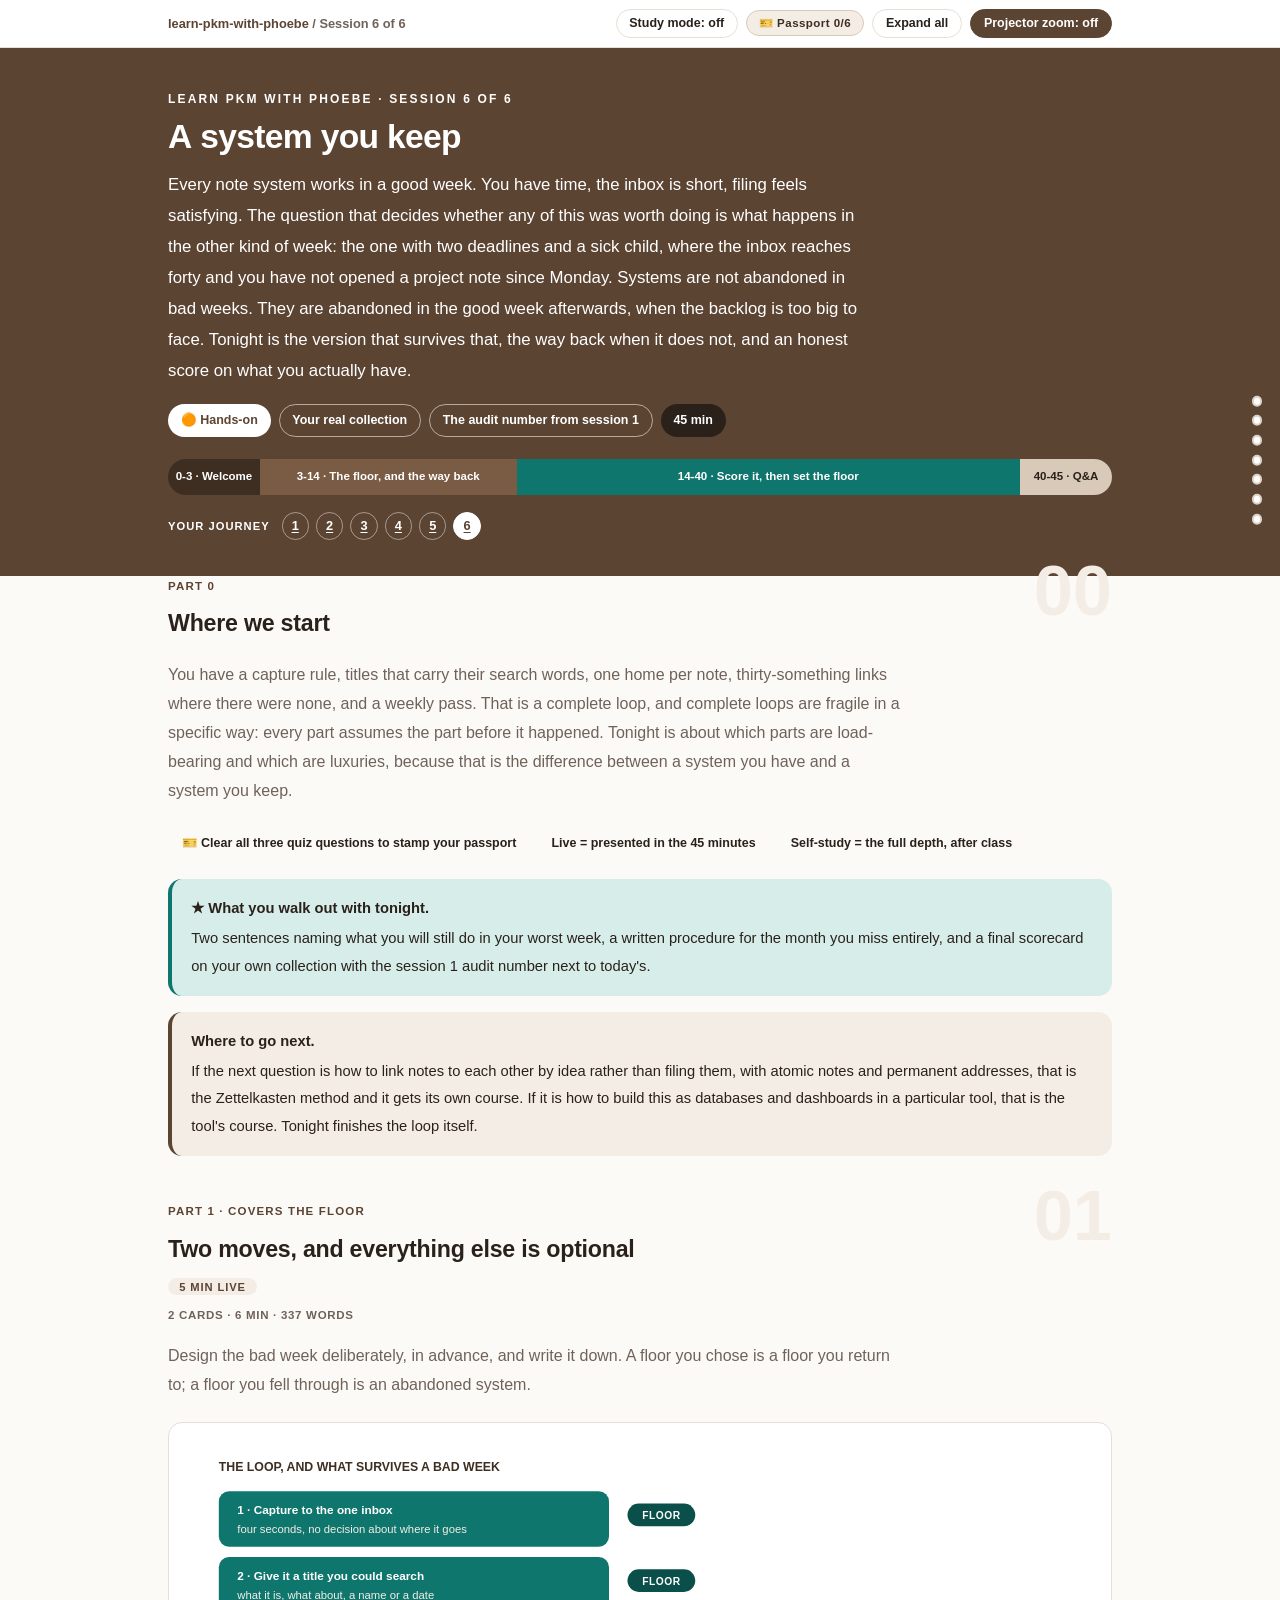
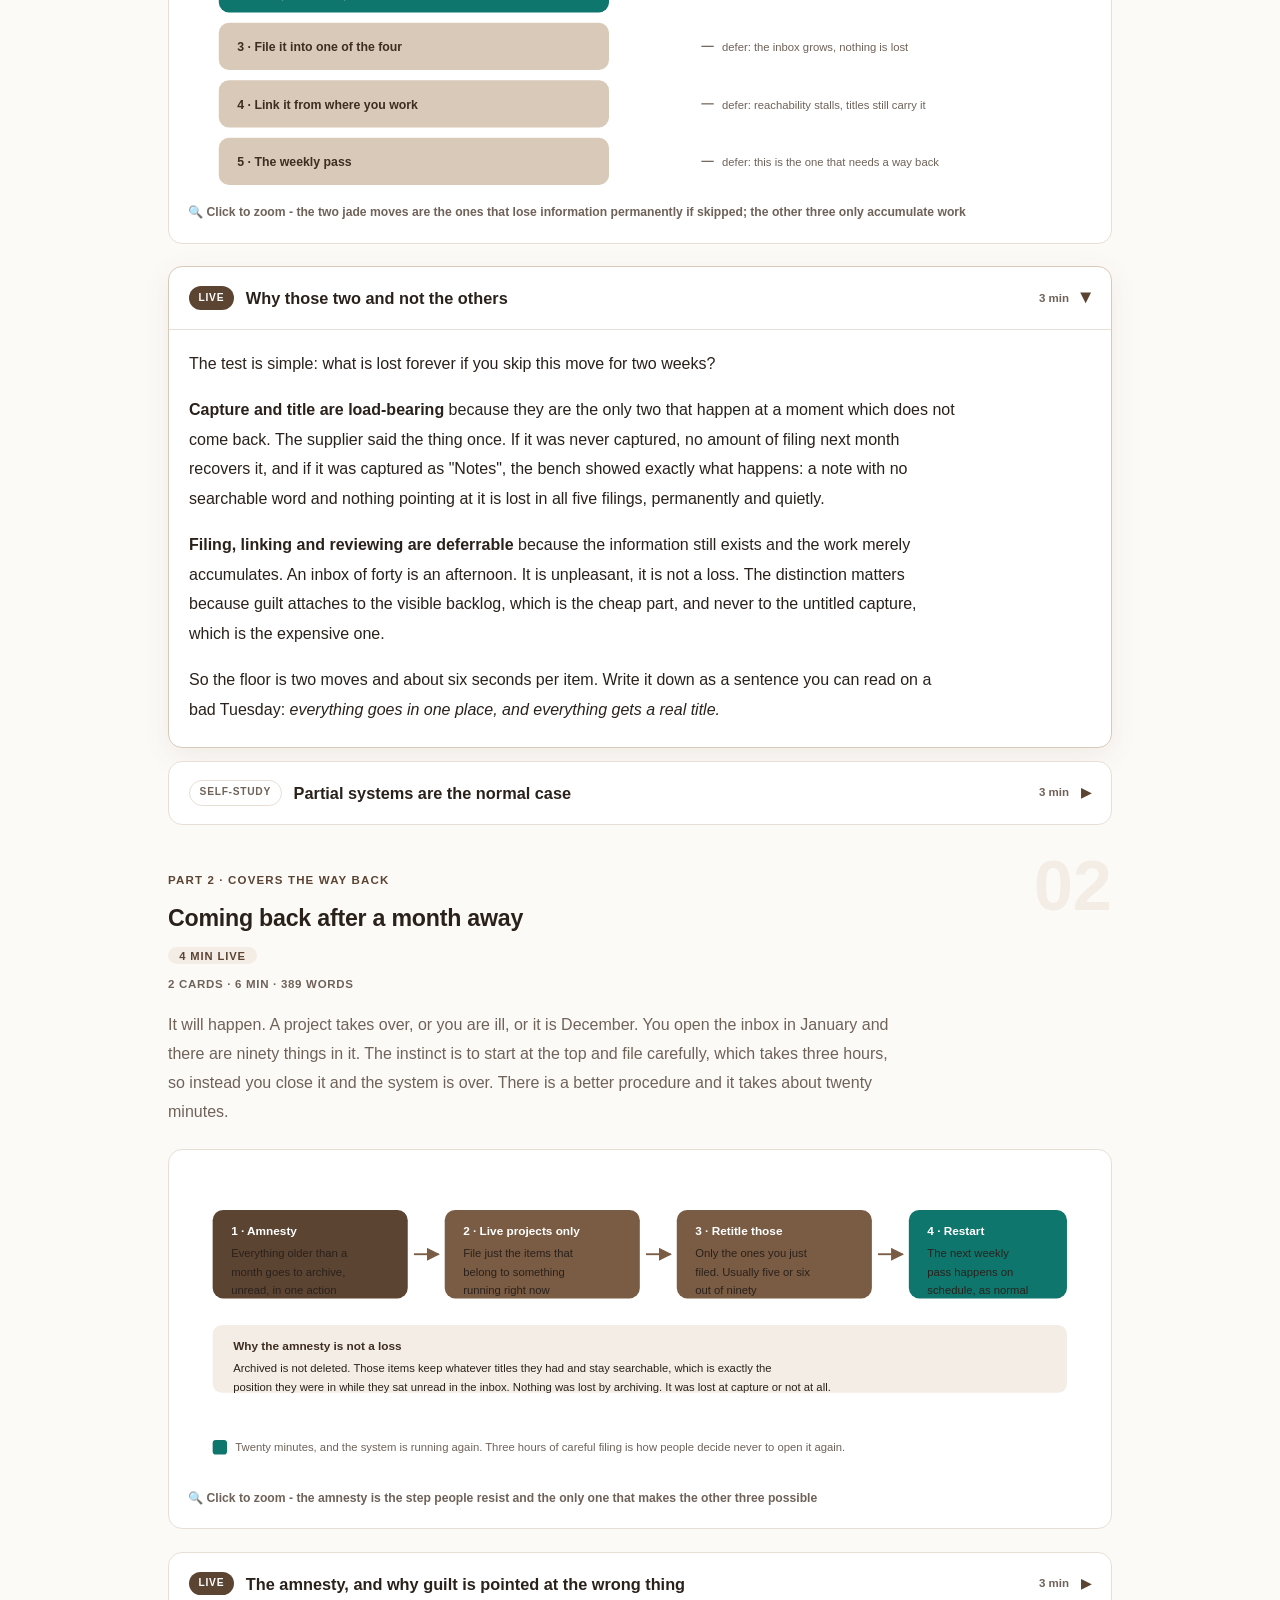
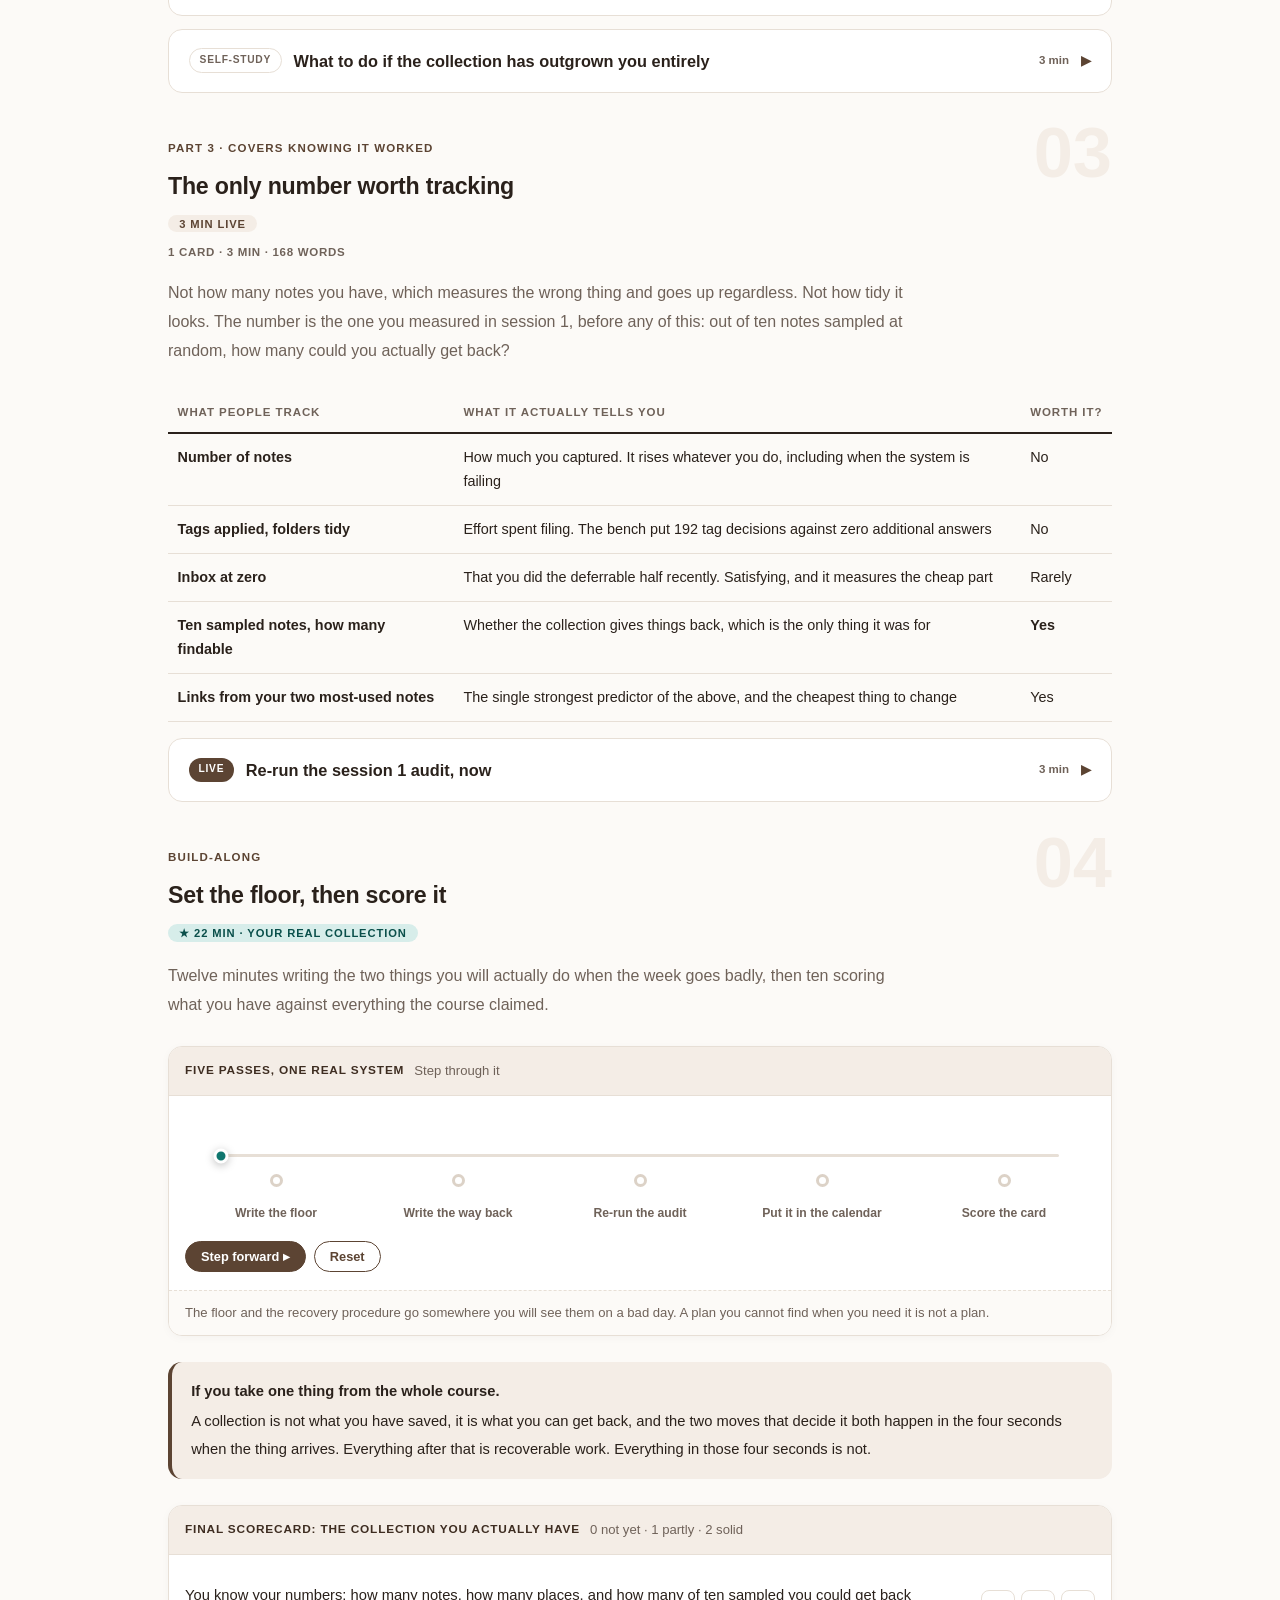
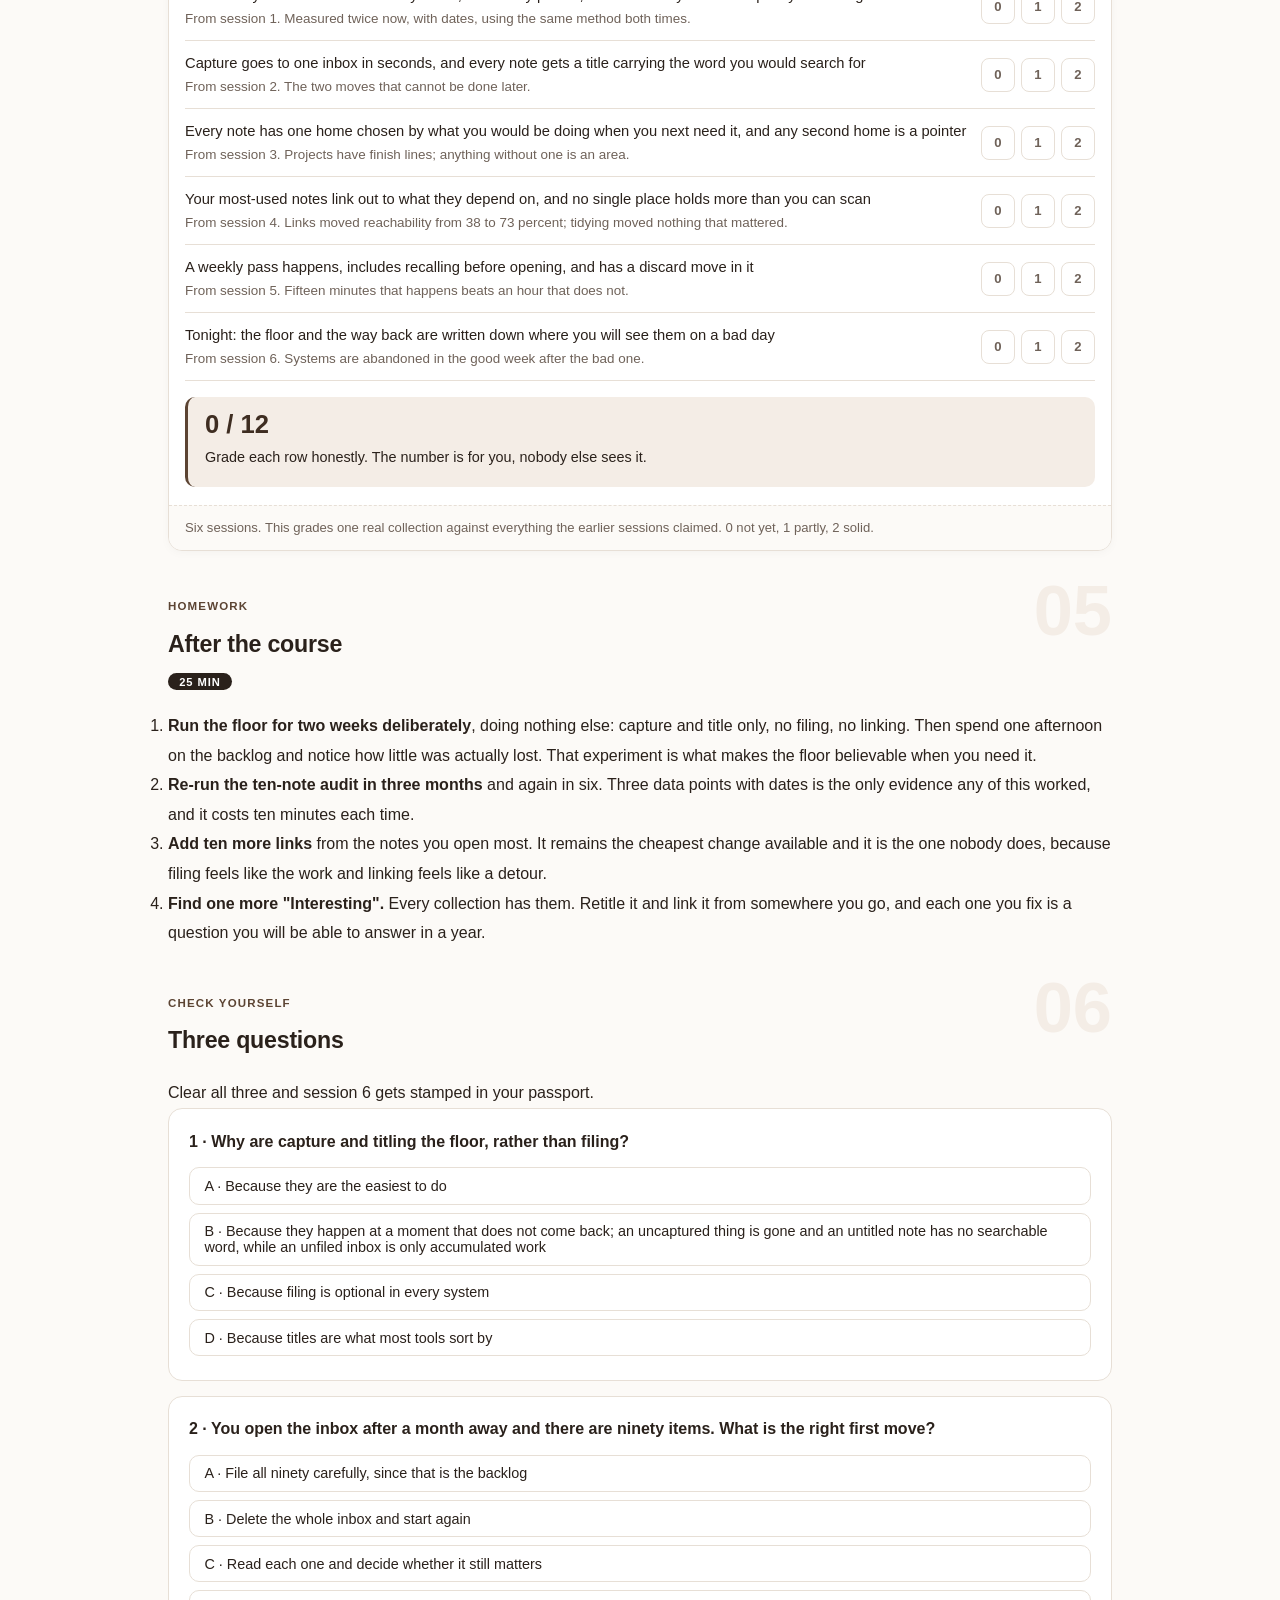
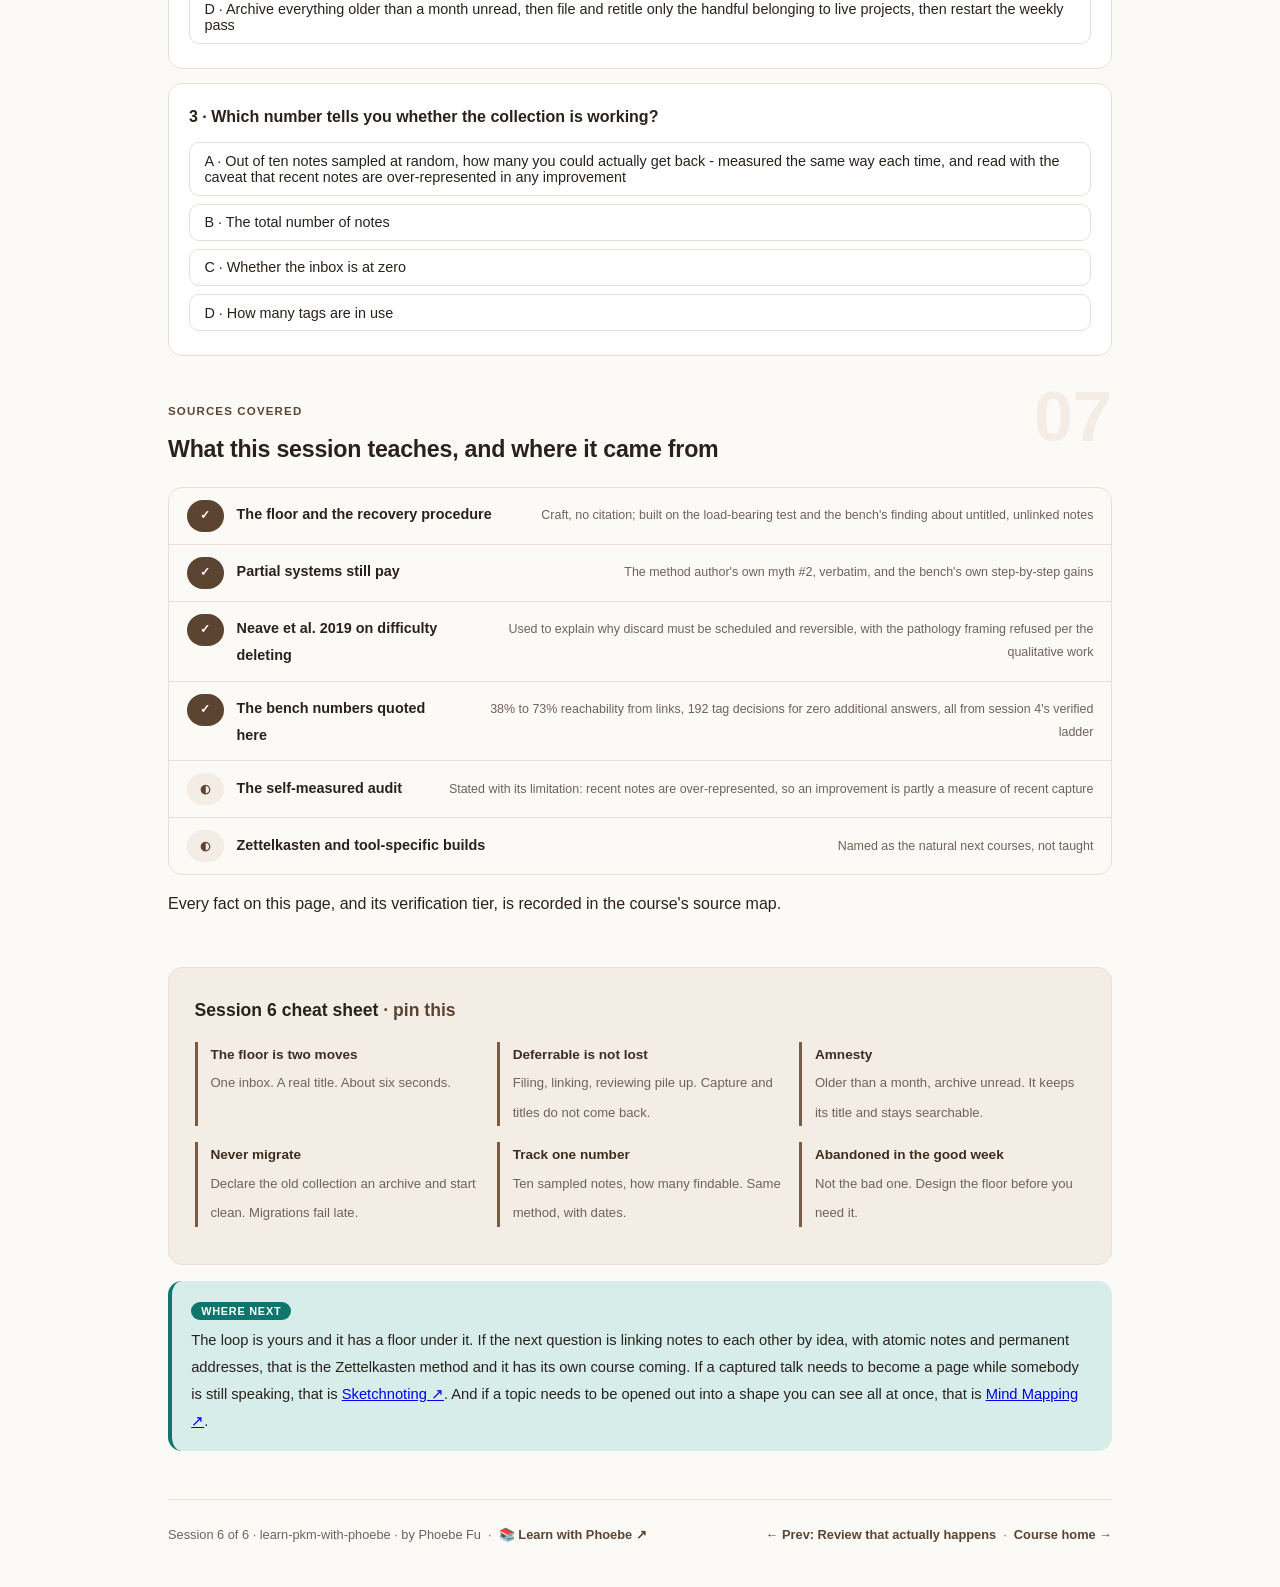
<file: courses/06-a-system-you-keep.html>
<!DOCTYPE html>
<html lang="en">
<head>
<meta charset="UTF-8">
<meta name="viewport" content="width=device-width, initial-scale=1.0">
<!-- social:start -->
<meta name="description" content="Session 6 of 6. Every note system works in a good week. This is the version that survives a bad one, the procedure for coming back after a month away, and a final scorecard on the collection you actually have.">
<meta property="og:type" content="article">
<meta property="og:site_name" content="Learn with Phoebe">
<meta property="og:title" content="A system you keep - learn PKM with phoebe">
<meta property="og:description" content="Session 6 of 6. A system that needs a good week is a system you will abandon in March. Two moves is the floor, and the floor is what you actually design.">
<meta property="og:url" content="https://phoebefu6.github.io/learn-pkm-with-phoebe/courses/06-a-system-you-keep.html">
<meta property="og:image" content="https://phoebefu6.github.io/learn-pkm-with-phoebe/assets/og-cover.png">
<meta property="og:image:width" content="1200">
<meta property="og:image:height" content="630">
<meta name="twitter:card" content="summary_large_image">
<meta name="twitter:title" content="A system you keep - learn PKM with phoebe">
<meta name="twitter:description" content="Session 6 of 6. The bad-week version, the way back after a month, and the final scorecard.">
<meta name="twitter:image" content="https://phoebefu6.github.io/learn-pkm-with-phoebe/assets/og-cover.png">
<!-- social:end -->
<title>Session 6 · A system you keep - learn PKM with phoebe</title>
<link rel="stylesheet" href="../assets/style.css?v=23">
</head>
<body>

<div class="toolbar">
  <div class="wrap">
    <span class="crumb"><a href="../index.html">learn-pkm-with-phoebe</a> / Session 6 of 6</span>
    <button class="btn" id="toggle-all" type="button">Expand all</button>
    <button class="btn primary" id="zoom-toggle" type="button">Projector zoom: off</button>
  </div>
</div>

<header class="masthead">
  <div class="wrap">
    <div class="eyebrow">Learn PKM with Phoebe · Session 6 of 6</div>
    <h1>A system <span class="accent">you keep</span></h1>
    <p class="sub">Every note system works in a good week. You have time, the inbox is short, filing feels satisfying. The question that decides whether any of this was worth doing is what happens in the other kind of week: the one with two deadlines and a sick child, where the inbox reaches forty and you have not opened a project note since Monday. Systems are not abandoned in bad weeks. They are abandoned in the good week afterwards, when the backlog is too big to face. Tonight is the version that survives that, the way back when it does not, and an honest score on what you actually have.</p>
    <div class="chip-row">
      <span class="chip level">🟠 Hands-on</span>
      <span class="chip audience">Your real collection</span>
      <span class="chip audience">The audit number from session 1</span>
      <span class="chip time">45 min</span>
    </div>
    <div class="agenda">
      <span class="a1" style="flex:1">0-3 · Welcome</span>
      <span class="a2" style="flex:3">3-14 · The floor, and the way back</span>
      <span class="a3" style="flex:6">14-40 · Score it, then set the floor</span>
      <span class="a4" style="flex:1">40-45 · Q&amp;A</span>
    </div>
  </div>
</header>

<main class="wrap">

  <section class="section" id="intro">
    <div class="section-kicker">
      <span class="klabel">Part 0</span>
      <h2>Where we start</h2>
    </div>
    <p class="lede">You have a capture rule, titles that carry their search words, one home per note, thirty-something links where there were none, and a weekly pass. That is a complete loop, and complete loops are fragile in a specific way: every part assumes the part before it happened. Tonight is about which parts are load-bearing and which are luxuries, because that is the difference between a system you have and a system you keep.</p>

    <div class="legend">
      <span class="pill">🎫 Clear all three quiz questions to stamp your passport</span>
      <span class="pill">Live = presented in the 45 minutes</span>
      <span class="pill">Self-study = the full depth, after class</span>
    </div>

    <div class="callout win">
      <p><strong>★ What you walk out with tonight.</strong> Two sentences naming what you will still do in your worst week, a written procedure for the month you miss entirely, and a final scorecard on your own collection with the session 1 audit number next to today's.</p>
    </div>

    <div class="callout tip">
      <p><strong>Where to go next.</strong> If the next question is how to link notes to each other by idea rather than filing them, with atomic notes and permanent addresses, that is the Zettelkasten method and it gets its own course. If it is how to build this as databases and dashboards in a particular tool, that is the tool's course. Tonight finishes the loop itself.</p>
    </div>
  </section>

  <section class="section" id="part-1">
    <div class="section-kicker">
      <span class="klabel">Part 1 · covers the floor</span>
      <h2>Two moves, and everything else is optional</h2>
      <span class="tag concept">5 min live</span>
    </div>
    <p class="lede">Design the bad week deliberately, in advance, and write it down. A floor you chose is a floor you return to; a floor you fell through is an abandoned system.</p>

    <figure class="zoomable">
      <svg viewBox="0 0 880 340" xmlns="http://www.w3.org/2000/svg" role="img" aria-label="The full loop shown as five moves, with two of them marked as the floor that continues in a bad week and three marked as deferrable, and a note on what each deferral costs">
        <style>
          .p6aH { font: 800 12px Inter, sans-serif; fill: #3E2D21; }
          .p6aT { font: 800 11.5px Inter, sans-serif; fill: #FFFFFF; }
          .p6aB { font: 400 11px Inter, sans-serif; fill: #2A211B; }
          .p6aW { font: 400 11px Inter, sans-serif; fill: #F4EDE6; }
          .p6aN { font: 400 11px Inter, sans-serif; fill: #6F6259; }
          .p6aK { font: 800 10px Inter, sans-serif; fill: #FFFFFF; letter-spacing: .05em; }
        </style>

        <text class="p6aH" x="30" y="28">THE LOOP, AND WHAT SURVIVES A BAD WEEK</text>

        <rect x="30" y="48" width="380" height="54" rx="10" fill="#0F766E"/>
        <text class="p6aT" x="48" y="70">1 · Capture to the one inbox</text>
        <text class="p6aW" x="48" y="89">four seconds, no decision about where it goes</text>
        <rect x="428" y="60" width="66" height="22" rx="11" fill="#0A4F4A"/>
        <text class="p6aK" x="461" y="75" text-anchor="middle">FLOOR</text>

        <rect x="30" y="112" width="380" height="54" rx="10" fill="#0F766E"/>
        <text class="p6aT" x="48" y="134">2 · Give it a title you could search</text>
        <text class="p6aW" x="48" y="153">what it is, what about, a name or a date</text>
        <rect x="428" y="124" width="66" height="22" rx="11" fill="#0A4F4A"/>
        <text class="p6aK" x="461" y="139" text-anchor="middle">FLOOR</text>

        <rect x="30" y="176" width="380" height="46" rx="10" fill="#D9C9B8"/>
        <text class="p6aH" x="48" y="204">3 · File it into one of the four</text>
        <text class="p6aN" x="520" y="204">defer: the inbox grows, nothing is lost</text>

        <rect x="30" y="232" width="380" height="46" rx="10" fill="#D9C9B8"/>
        <text class="p6aH" x="48" y="260">4 · Link it from where you work</text>
        <text class="p6aN" x="520" y="260">defer: reachability stalls, titles still carry it</text>

        <rect x="30" y="288" width="380" height="46" rx="10" fill="#D9C9B8"/>
        <text class="p6aH" x="48" y="316">5 · The weekly pass</text>
        <text class="p6aN" x="520" y="316">defer: this is the one that needs a way back</text>

        <path d="M500 199 L512 199" stroke="#6F6259" stroke-width="1.2"/>
        <path d="M500 255 L512 255" stroke="#6F6259" stroke-width="1.2"/>
        <path d="M500 311 L512 311" stroke="#6F6259" stroke-width="1.2"/>
      </svg>
      <figcaption>🔍 Click to zoom - the two jade moves are the ones that lose information permanently if skipped; the other three only accumulate work</figcaption>
    </figure>

    <details class="card" open>
      <summary><span class="mode live">Live</span>Why those two and not the others<span class="mini">3 min</span><span class="caret">▶</span></summary>
      <div class="body">
        <p>The test is simple: what is lost forever if you skip this move for two weeks?</p>
        <p><strong>Capture and title are load-bearing</strong> because they are the only two that happen at a moment which does not come back. The supplier said the thing once. If it was never captured, no amount of filing next month recovers it, and if it was captured as "Notes", the bench showed exactly what happens: a note with no searchable word and nothing pointing at it is lost in all five filings, permanently and quietly.</p>
        <p><strong>Filing, linking and reviewing are deferrable</strong> because the information still exists and the work merely accumulates. An inbox of forty is an afternoon. It is unpleasant, it is not a loss. The distinction matters because guilt attaches to the visible backlog, which is the cheap part, and never to the untitled capture, which is the expensive one.</p>
        <p>So the floor is two moves and about six seconds per item. Write it down as a sentence you can read on a bad Tuesday: <em>everything goes in one place, and everything gets a real title.</em></p>
      </div>
    </details>

    <details class="card">
      <summary><span class="mode self">Self-study</span>Partial systems are the normal case<span class="mini">3 min</span><span class="caret">▶</span></summary>
      <div class="body">
        <p>The author of the best-known method says this himself, and it is his second listed myth about his own work: the system is "adaptive", and "any incremental improvement immediately makes a difference, whether or not the other parts of the system are already in place." That is not encouragement, it is a structural claim, and the bench supports it. Going from one folder to PARA moved the lost count from four to two without a single link being added. Adding links moved reachability from 38 percent to 73 percent without changing a single folder. Each move paid on its own.</p>
        <p>The practical consequence is that "I am behind on my system" is usually a category error. You are behind on the deferrable half. The half that cannot be caught up on is the half you did at the time, and if you captured and titled, you are not behind at all, you have a queue.</p>
      </div>
    </details>
  </section>

  <section class="section" id="part-2">
    <div class="section-kicker">
      <span class="klabel">Part 2 · covers the way back</span>
      <h2>Coming back after a month away</h2>
      <span class="tag concept">4 min live</span>
    </div>
    <p class="lede">It will happen. A project takes over, or you are ill, or it is December. You open the inbox in January and there are ninety things in it. The instinct is to start at the top and file carefully, which takes three hours, so instead you close it and the system is over. There is a better procedure and it takes about twenty minutes.</p>

    <figure class="zoomable">
      <svg viewBox="0 0 880 300" xmlns="http://www.w3.org/2000/svg" role="img" aria-label="A four-step recovery procedure for a large backlog: declare an amnesty by archiving everything older than a month, file only what belongs to live projects, retitle only those, and restart the weekly pass">
        <style>
          .p6bH { font: 800 11.5px Inter, sans-serif; fill: #FFFFFF; }
          .p6bT { font: 800 11.5px Inter, sans-serif; fill: #3E2D21; }
          .p6bB { font: 400 11px Inter, sans-serif; fill: #2A211B; }
          .p6bN { font: 400 11px Inter, sans-serif; fill: #6F6259; }
          .p6bE { fill: none; stroke: #7A5C45; stroke-width: 1.8; }
        </style>
        <defs>
          <marker id="p6b-arr" viewBox="0 0 10 10" refX="9" refY="5" markerWidth="7" markerHeight="7" orient="auto-start-reverse">
            <path d="M0 0 L10 5 L0 10 z" fill="#7A5C45"/>
          </marker>
        </defs>

        <rect x="24" y="40" width="190" height="86" rx="10" fill="#5C4433"/>
        <text class="p6bH" x="42" y="64">1 · Amnesty</text>
        <text class="p6bB" x="42" y="86" fill="#F4EDE6">Everything older than a</text>
        <text class="p6bB" x="42" y="104" fill="#F4EDE6">month goes to archive,</text>
        <text class="p6bB" x="42" y="122" fill="#F4EDE6">unread, in one action</text>

        <path class="p6bE" d="M220 83 L244 83" marker-end="url(#p6b-arr)"/>

        <rect x="250" y="40" width="190" height="86" rx="10" fill="#7A5C45"/>
        <text class="p6bH" x="268" y="64">2 · Live projects only</text>
        <text class="p6bB" x="268" y="86" fill="#F4EDE6">File just the items that</text>
        <text class="p6bB" x="268" y="104" fill="#F4EDE6">belong to something</text>
        <text class="p6bB" x="268" y="122" fill="#F4EDE6">running right now</text>

        <path class="p6bE" d="M446 83 L470 83" marker-end="url(#p6b-arr)"/>

        <rect x="476" y="40" width="190" height="86" rx="10" fill="#7A5C45"/>
        <text class="p6bH" x="494" y="64">3 · Retitle those</text>
        <text class="p6bB" x="494" y="86" fill="#F4EDE6">Only the ones you just</text>
        <text class="p6bB" x="494" y="104" fill="#F4EDE6">filed. Usually five or six</text>
        <text class="p6bB" x="494" y="122" fill="#F4EDE6">out of ninety</text>

        <path class="p6bE" d="M672 83 L696 83" marker-end="url(#p6b-arr)"/>

        <rect x="702" y="40" width="154" height="86" rx="10" fill="#0F766E"/>
        <text class="p6bH" x="720" y="64">4 · Restart</text>
        <text class="p6bB" x="720" y="86" fill="#D7EDEA">The next weekly</text>
        <text class="p6bB" x="720" y="104" fill="#D7EDEA">pass happens on</text>
        <text class="p6bB" x="720" y="122" fill="#D7EDEA">schedule, as normal</text>

        <rect x="24" y="152" width="832" height="66" rx="9" fill="#F4EDE6"/>
        <text class="p6bT" x="44" y="176">Why the amnesty is not a loss</text>
        <text class="p6bB" x="44" y="198">Archived is not deleted. Those items keep whatever titles they had and stay searchable, which is exactly the</text>
        <text class="p6bB" x="44" y="216">position they were in while they sat unread in the inbox. Nothing was lost by archiving. It was lost at capture or not at all.</text>

        <rect x="24" y="264" width="14" height="14" rx="3" fill="#0F766E"/>
        <text class="p6bN" x="46" y="275">Twenty minutes, and the system is running again. Three hours of careful filing is how people decide never to open it again.</text>
      </svg>
      <figcaption>🔍 Click to zoom - the amnesty is the step people resist and the only one that makes the other three possible</figcaption>
    </figure>

    <details class="card">
      <summary><span class="mode live">Live</span>The amnesty, and why guilt is pointed at the wrong thing<span class="mini">3 min</span><span class="caret">▶</span></summary>
      <div class="body">
        <p>A month-old inbox item that you have not needed in a month is, empirically, an item you did not need. Archiving it costs nothing that was not already gone: it keeps its title, it stays searchable, and it sits exactly where an unread inbox item sat. The only thing you lose is the feeling that you were going to get to it.</p>
        <p>What the digital hoarding research measures is relevant here and worth stating carefully. Neave and colleagues found "difficulty deleting" to be a real, measurable trait across two samples, correlating with how much people accumulate at work. It is not a character failing and the qualitative work refuses the pathology framing, finding a spectrum from hoarding to deliberate minimalism with most people in between. But a collection with no discard step only ever travels one way, and a person who finds discarding hard needs the discard to be a scheduled, low-stakes, reversible move rather than a judgement call made ninety times in an afternoon. That is precisely what an archive is.</p>
      </div>
    </details>

    <details class="card">
      <summary><span class="mode self">Self-study</span>What to do if the collection has outgrown you entirely<span class="mini">3 min</span><span class="caret">▶</span></summary>
      <div class="body">
        <p>Sometimes it is not a month, it is three years and eleven thousand items across five tools. The instinct is a migration project. Do not do the migration project; they fail, and they fail late, after a lot of weekends.</p>
        <p>Do this instead. Declare the old collection an archive, entire and untouched, and leave it exactly where it is. It stays searchable, which is the only thing it was ever reliably giving you. Start a new place with the two floor moves, and let the archive be the thing you search when the new place does not have something. Within a couple of months the new place holds everything current, the archive holds the past, and you have spent no weekends. The cost is that the old collection never becomes navigable, and the bench is clear-eyed about what that means: it will stay at search-only retrieval forever. That is a real loss, and it is smaller than the migration you were considering.</p>
        <div class="callout example">
          <span class="ex-pill">Real world</span>
          <p>The Daybreak person had three years of notes in an app they had stopped liking. They exported it, put the whole export in one archive folder, and started clean. Eight months on they had searched the archive four times and found what they wanted twice. Both of the failures were notes titled "Notes".</p>
        </div>
      </div>
    </details>
  </section>

  <section class="section" id="part-3">
    <div class="section-kicker">
      <span class="klabel">Part 3 · covers knowing it worked</span>
      <h2>The only number worth tracking</h2>
      <span class="tag concept">3 min live</span>
    </div>
    <p class="lede">Not how many notes you have, which measures the wrong thing and goes up regardless. Not how tidy it looks. The number is the one you measured in session 1, before any of this: out of ten notes sampled at random, how many could you actually get back?</p>

    <table class="clean">
      <tr><th>What people track</th><th>What it actually tells you</th><th>Worth it?</th></tr>
      <tr><td>Number of notes</td><td>How much you captured. It rises whatever you do, including when the system is failing</td><td>No</td></tr>
      <tr><td>Tags applied, folders tidy</td><td>Effort spent filing. The bench put 192 tag decisions against zero additional answers</td><td>No</td></tr>
      <tr><td>Inbox at zero</td><td>That you did the deferrable half recently. Satisfying, and it measures the cheap part</td><td>Rarely</td></tr>
      <tr><td><strong>Ten sampled notes, how many findable</strong></td><td>Whether the collection gives things back, which is the only thing it was for</td><td><strong>Yes</strong></td></tr>
      <tr><td>Links from your two most-used notes</td><td>The single strongest predictor of the above, and the cheapest thing to change</td><td>Yes</td></tr>
    </table>

    <details class="card">
      <summary><span class="mode live">Live</span>Re-run the session 1 audit, now<span class="mini">3 min</span><span class="caret">▶</span></summary>
      <div class="body">
        <p>Same method, so the comparison means something. Scroll to a random point, take ten notes in a row, and ask the three questions of each: could somebody search for this by its title alone, does anything link to it or sit beside it in a place small enough to scan, and was it ever going to be reread. Two yeses or more is findable.</p>
        <p>Compare with the number you wrote down in session 1. Be careful about what the comparison proves: the notes you have captured since are the ones made under the new rules, and the old ones have mostly not been touched, so an improvement is partly a measure of how much you have added recently. That is a real limitation of measuring yourself, and it is still the most honest signal available. If the number has not moved at all, the likeliest cause is that the sample is dominated by old notes, and the second likeliest is that you have been filing rather than linking.</p>
      </div>
    </details>
  </section>

  <section class="section" id="demo-1">
    <div class="section-kicker">
      <span class="klabel">Build-along</span>
      <h2>Set the floor, then score it</h2>
      <span class="tag demo">★ 22 min · your real collection</span>
    </div>
    <p class="lede">Twelve minutes writing the two things you will actually do when the week goes badly, then ten scoring what you have against everything the course claimed.</p>

    <div class="tick" data-stages="Write the floor|Write the way back|Re-run the audit|Put it in the calendar|Score the card" data-title="Five passes, one real system" data-foot="The floor and the recovery procedure go somewhere you will see them on a bad day. A plan you cannot find when you need it is not a plan.">
      <p class="tick-note" data-stage="0"><b>Write the floor.</b> Two sentences, present tense, naming the place and the rule: "Everything goes in the one inbox. Everything gets a title with the word I would search for." Put it at the top of the inbox itself, where you cannot miss it.</p>
      <p class="tick-note" data-stage="1"><b>Write the way back.</b> Four lines: amnesty everything older than a month, file only live-project items, retitle only those, restart the weekly pass. Put it directly under the floor.</p>
      <p class="tick-note" data-stage="2"><b>Re-run the audit.</b> Ten random notes, three questions each, same as session 1. Write today's number next to the old one, with the date.</p>
      <p class="tick-note" data-stage="3"><b>Put the pass in the calendar</b> if it is not there, recurring, fifteen minutes, at a time you are actually at your desk and not at the end of a Friday when you are leaving.</p>
      <p class="tick-note" data-stage="4"><b>Score the card below</b> honestly, including the rows you know you have not done. A scorecard you flatter tells you nothing you did not already believe.</p>
    </div>

    <div class="callout tip">
      <p><strong>If you take one thing from the whole course.</strong> A collection is not what you have saved, it is what you can get back, and the two moves that decide it both happen in the four seconds when the thing arrives. Everything after that is recoverable work. Everything in those four seconds is not.</p>
    </div>

    <div class="scorecard" data-title="Final scorecard: the collection you actually have" data-foot="Six sessions. This grades one real collection against everything the earlier sessions claimed. 0 not yet, 1 partly, 2 solid.">
      <div class="sc-row"><div class="sc-q">You know your numbers: how many notes, how many places, and how many of ten sampled you could get back
        <em>From session 1. Measured twice now, with dates, using the same method both times.</em></div></div>
      <div class="sc-row"><div class="sc-q">Capture goes to one inbox in seconds, and every note gets a title carrying the word you would search for
        <em>From session 2. The two moves that cannot be done later.</em></div></div>
      <div class="sc-row"><div class="sc-q">Every note has one home chosen by what you would be doing when you next need it, and any second home is a pointer
        <em>From session 3. Projects have finish lines; anything without one is an area.</em></div></div>
      <div class="sc-row"><div class="sc-q">Your most-used notes link out to what they depend on, and no single place holds more than you can scan
        <em>From session 4. Links moved reachability from 38 to 73 percent; tidying moved nothing that mattered.</em></div></div>
      <div class="sc-row"><div class="sc-q">A weekly pass happens, includes recalling before opening, and has a discard move in it
        <em>From session 5. Fifteen minutes that happens beats an hour that does not.</em></div></div>
      <div class="sc-row"><div class="sc-q">Tonight: the floor and the way back are written down where you will see them on a bad day
        <em>From session 6. Systems are abandoned in the good week after the bad one.</em></div></div>
    </div>
  </section>

  <section class="section" id="exercise">
    <div class="section-kicker">
      <span class="klabel">Homework</span>
      <h2>After the course</h2>
      <span class="tag exercise">25 min</span>
    </div>
    <ol>
      <li><strong>Run the floor for two weeks deliberately</strong>, doing nothing else: capture and title only, no filing, no linking. Then spend one afternoon on the backlog and notice how little was actually lost. That experiment is what makes the floor believable when you need it.</li>
      <li><strong>Re-run the ten-note audit in three months</strong> and again in six. Three data points with dates is the only evidence any of this worked, and it costs ten minutes each time.</li>
      <li><strong>Add ten more links</strong> from the notes you open most. It remains the cheapest change available and it is the one nobody does, because filing feels like the work and linking feels like a detour.</li>
      <li><strong>Find one more "Interesting".</strong> Every collection has them. Retitle it and link it from somewhere you go, and each one you fix is a question you will be able to answer in a year.</li>
    </ol>
  </section>

  <section class="section" id="quiz">
    <div class="section-kicker">
      <span class="klabel">Check yourself</span>
      <h2>Three questions</h2>
    </div>
    <p>Clear all three and session 6 gets stamped in your passport.</p>

    <div class="quiz-q" data-answer="1">
      <p class="qtext">1 · Why are capture and titling the floor, rather than filing?</p>
      <button class="qopt" type="button">A · Because they are the easiest to do</button>
      <button class="qopt" type="button">B · Because they happen at a moment that does not come back; an uncaptured thing is gone and an untitled note has no searchable word, while an unfiled inbox is only accumulated work</button>
      <button class="qopt" type="button">C · Because filing is optional in every system</button>
      <button class="qopt" type="button">D · Because titles are what most tools sort by</button>
      <p class="qwhy">The test is what is lost forever if you skip the move for two weeks. Filing, linking and reviewing lose nothing permanently, they just pile up. The bench showed what an untitled, unlinked note costs: it is lost in all five filings, and no later tidying recovers it.</p>
    </div>

    <div class="quiz-q" data-answer="3">
      <p class="qtext">2 · You open the inbox after a month away and there are ninety items. What is the right first move?</p>
      <button class="qopt" type="button">A · File all ninety carefully, since that is the backlog</button>
      <button class="qopt" type="button">B · Delete the whole inbox and start again</button>
      <button class="qopt" type="button">C · Read each one and decide whether it still matters</button>
      <button class="qopt" type="button">D · Archive everything older than a month unread, then file and retitle only the handful belonging to live projects, then restart the weekly pass</button>
      <p class="qwhy">Archiving is not deleting: those items keep their titles and stay searchable, which is exactly the position they were in sitting unread. Careful filing of ninety items takes three hours, and three hours is how people decide never to open the system again.</p>
    </div>

    <div class="quiz-q" data-answer="0">
      <p class="qtext">3 · Which number tells you whether the collection is working?</p>
      <button class="qopt" type="button">A · Out of ten notes sampled at random, how many you could actually get back - measured the same way each time, and read with the caveat that recent notes are over-represented in any improvement</button>
      <button class="qopt" type="button">B · The total number of notes</button>
      <button class="qopt" type="button">C · Whether the inbox is at zero</button>
      <button class="qopt" type="button">D · How many tags are in use</button>
      <p class="qwhy">Note count rises whatever happens, including while the system fails. Inbox zero measures the deferrable half. Tags measure effort, and the bench put 192 tag decisions against zero additional answers. The sampled-ten number is the only one that measures what a collection was for.</p>
    </div>

    <p class="quiz-score"></p>
  </section>

  <section class="section" id="official">
    <div class="section-kicker">
      <span class="klabel">Sources covered</span>
      <h2>What this session teaches, and where it came from</h2>
    </div>
    <div class="covered">
      <div class="covered-row"><span class="status pill solid">✓</span><span class="name">The floor and the recovery procedure</span><span class="note">Craft, no citation; built on the load-bearing test and the bench's finding about untitled, unlinked notes</span></div>
      <div class="covered-row"><span class="status pill solid">✓</span><span class="name">Partial systems still pay</span><span class="note">The method author's own myth #2, verbatim, and the bench's own step-by-step gains</span></div>
      <div class="covered-row"><span class="status pill solid">✓</span><span class="name">Neave et al. 2019 on difficulty deleting</span><span class="note">Used to explain why discard must be scheduled and reversible, with the pathology framing refused per the qualitative work</span></div>
      <div class="covered-row"><span class="status pill solid">✓</span><span class="name">The bench numbers quoted here</span><span class="note">38% to 73% reachability from links, 192 tag decisions for zero additional answers, all from session 4's verified ladder</span></div>
      <div class="covered-row"><span class="status pill light">◐</span><span class="name">The self-measured audit</span><span class="note">Stated with its limitation: recent notes are over-represented, so an improvement is partly a measure of recent capture</span></div>
      <div class="covered-row"><span class="status pill light">◐</span><span class="name">Zettelkasten and tool-specific builds</span><span class="note">Named as the natural next courses, not taught</span></div>
    </div>
    <p class="mono" style="margin-top:14px">Every fact on this page, and its verification tier, is recorded in the course's source map.</p>
  </section>

  <section class="cheat" id="cheatsheet">
    <h3>Session 6 cheat sheet <span>· pin this</span></h3>
    <div class="grid-2">
      <div class="cheat-item"><b>The floor is two moves</b><span>One inbox. A real title. About six seconds.</span></div>
      <div class="cheat-item"><b>Deferrable is not lost</b><span>Filing, linking, reviewing pile up. Capture and titles do not come back.</span></div>
      <div class="cheat-item"><b>Amnesty</b><span>Older than a month, archive unread. It keeps its title and stays searchable.</span></div>
      <div class="cheat-item"><b>Never migrate</b><span>Declare the old collection an archive and start clean. Migrations fail late.</span></div>
      <div class="cheat-item"><b>Track one number</b><span>Ten sampled notes, how many findable. Same method, with dates.</span></div>
      <div class="cheat-item"><b>Abandoned in the good week</b><span>Not the bad one. Design the floor before you need it.</span></div>
    </div>
  </section>

  <div class="callout next">
    <span class="nx-pill">Where next</span>
    <p>The loop is yours and it has a floor under it. If the next question is linking notes to each other by idea, with atomic notes and permanent addresses, that is the Zettelkasten method and it has its own course coming. If a captured talk needs to become a page while somebody is still speaking, that is <a href="https://phoebefu6.github.io/learn-sketchnoting-with-phoebe/">Sketchnoting ↗</a>. And if a topic needs to be opened out into a shape you can see all at once, that is <a href="https://phoebefu6.github.io/learn-mind-mapping-with-phoebe/">Mind Mapping ↗</a>.</p>
  </div>

  <footer class="pagefoot">
    <span>Session 6 of 6 · learn-pkm-with-phoebe · by Phoebe Fu &nbsp;·&nbsp; 📚 <a href="https://phoebefu6.github.io/learn-with-phoebe/">Learn with Phoebe ↗</a></span>
    <span><a href="05-review-that-actually-happens.html">← Prev: Review that actually happens</a> &nbsp;·&nbsp; <a href="../index.html">Course home →</a></span>
  </footer>

</main>

<script src="../assets/app.js?v=21"></script>
</body>
</html>
</file>
<file: assets/style.css>
/* learn-pkm-with-phoebe - editorial bold design system
   Accent: spruce #5C4433 · Ink deep spruce #3E2D21 · Flagship: burnt orange #0F766E
   (CSS var names still read --indigo/--amber; they hold spruce and burnt orange.)
   NOTE: this is the PAGE chrome. The bench palette inside map-live.js is separate. */

:root {
  --indigo: #5C4433;
  --indigo-deep: #3E2D21;
  --indigo-mid: #7A5C45;
  --indigo-soft: #D9C9B8;
  --indigo-50: #F4EDE6;
  --ink: #2A211B;
  --muted: #6F6259;
  --faint: #DCD2C7;
  --hairline: #E7DFD6;
  --jade: #0F766E;
  --jade-ink: #0A4F4A;
  --amber: #0F766E;
  --amber-ink: #0A4F4A;
  --amber-50: #D7EDEA;
  --paper: #FCFAF7;
  --code-bg: #F4EDE6;
  --code-ink: #2A211B;
  --radius: 14px;
}

* { margin: 0; padding: 0; box-sizing: border-box; }

html { font-size: 16px; scroll-behavior: smooth; }
html.zoom-125 { font-size: 20px; }
html.zoom-150 { font-size: 24px; }

body {
  font-family: "Inter", -apple-system, BlinkMacSystemFont, "Segoe UI", Roboto, sans-serif;
  background: var(--paper);
  color: var(--ink);
  line-height: 1.85;
  font-feature-settings: "tnum";
}

.wrap { max-width: 62rem; margin: 0 auto; padding: 0 1.5rem; }

/* ---------- header band ---------- */
.masthead {
  background: var(--indigo);
  color: #fff;
  padding: 2.5rem 0 2.25rem;
}
.masthead .eyebrow {
  font-size: .75rem;
  letter-spacing: .18em;
  text-transform: uppercase;
  opacity: 1;
  font-weight: 600;
}
.masthead h1 {
  font-size: 2.1rem;
  line-height: 1.15;
  font-weight: 800;
  margin: .5rem 0 .75rem;
  letter-spacing: -.02em;
}
.masthead h1 .accent { color: inherit; }
.masthead .sub { font-size: 1.05rem; opacity: 1; max-width: 44rem; }

.chip-row { display: flex; flex-wrap: wrap; gap: .5rem; margin-top: 1.1rem; }
.chip {
  display: inline-flex;
  align-items: center;
  gap: .35rem;
  border-radius: 999px;
  padding: .25rem .8rem;
  font-size: .78rem;
  font-weight: 600;
  white-space: nowrap;
}
.chip.level { background: #fff; color: var(--indigo); }
.chip.audience { background: rgba(255,255,255,.08); color: #fff; border: 1px solid rgba(255,255,255,.35); }
.chip.time { background: var(--ink); color: #fff; font-variant-numeric: tabular-nums; }


/* ---------- agenda band ----------
   Recovered 2026-09-02. These six repos were scaffolded from a stylesheet that had
   lost this block, so .agenda rendered as run-on inline text ~700px tall inside the
   masthead. 87 of 93 repos carry it; these were the exception, and they were also the
   six the estate sweep could not see. See course-builder/references/field-notes.md.

   .a3 does NOT reuse the donor's `color: var(--amber-ink)`: that pair falls below
   4.5:1 against --amber in all six palettes, which is the same failure the sweep
   flags on the wellbeing courses. The literal below is the darkest tone of this
   repo's own amber-ink that clears 4.5:1, so the band stays bright. Recompute it if
   --amber changes. */
.agenda {
  display: flex;
  border-radius: 999px;
  overflow: hidden;
  margin: 1.4rem 0 0;
  font-size: .72rem;
  font-weight: 600;
  text-align: center;
  color: #fff;
}
.agenda span { padding: .45rem .3rem; white-space: nowrap; overflow: hidden; text-overflow: ellipsis; }
.agenda .a1 { background: var(--indigo-deep); }
.agenda .a2 { background: var(--indigo-mid); }
.agenda .a3 { background: var(--amber); color: #FFFFFF; }
.agenda .a4 { background: var(--indigo-soft); color: var(--ink); }

/* ---------- toolbar ---------- */
.toolbar {
  position: sticky;
  top: 0;
  z-index: 40;
  background: rgba(255,255,255,.94);
  backdrop-filter: blur(6px);
  border-bottom: 1px solid var(--hairline);
  padding: .55rem 0;
}
.toolbar .wrap { display: flex; align-items: center; gap: .5rem; flex-wrap: nowrap; }
.toolbar .crumb { font-size: .8rem; color: var(--muted); font-weight: 600; margin-right: auto; min-width: 0; white-space: nowrap; overflow: hidden; text-overflow: ellipsis; }
.toolbar .btn { white-space: nowrap; flex: none; padding: .38rem .8rem; font-size: .78rem; line-height: 1.2; }
.toolbar .crumb a { color: var(--indigo); text-decoration: none; }
.btn {
  border: 1px solid var(--hairline);
  background: #fff;
  color: var(--ink);
  border-radius: 999px;
  padding: .35rem .9rem;
  font-size: .78rem;
  font-weight: 600;
  cursor: pointer;
  font-family: inherit;
  transition: all .15s ease;
}
.btn:hover { border-color: var(--indigo); color: var(--indigo); }
.btn.primary { background: var(--indigo); border-color: var(--indigo); color: #fff; }
.btn.primary:hover { background: var(--indigo-deep); }

/* ---------- sections ---------- */
main { padding: 2.5rem 0 4rem; }

.section { margin-bottom: 2.8rem; }
.section-kicker { margin-bottom: 1rem; }
.section-kicker .klabel {
  display: block;
  font-size: .72rem;
  text-transform: uppercase;
  letter-spacing: .1em;
  color: var(--indigo);
  font-weight: 700;
  margin-bottom: .35rem;
}
.section-kicker h2 {
  font-size: 1.45rem;
  font-weight: 800;
  letter-spacing: -.01em;
  display: flex;
  align-items: center;
  gap: .7rem;
  flex-wrap: wrap;
}
.section-kicker .tag {
  border-radius: 999px;
  padding: .18rem .7rem;
  font-size: .7rem;
  font-weight: 700;
  text-transform: uppercase;
  letter-spacing: .08em;
}
.tag.concept { background: var(--indigo-50); color: var(--indigo); }
.tag.demo { background: var(--amber-50); color: var(--amber-ink); }
.tag.exercise { background: var(--ink); color: #fff; }

.lede { color: var(--muted); max-width: 46rem; margin-bottom: 1.4rem; line-height: 1.8; }

/* live vs self-study markers on cards */
.mode {
  font-size: .64rem;
  font-weight: 700;
  text-transform: uppercase;
  letter-spacing: .07em;
  padding: .14rem .6rem;
  border-radius: 999px;
  flex: none;
}
.mode.live { background: var(--indigo); color: #fff; }
.mode.self { background: #fff; color: var(--muted); border: 1px solid var(--hairline); }

/* ---------- accordions ---------- */
details.card {
  border: 1px solid var(--hairline);
  border-radius: var(--radius);
  margin-bottom: .8rem;
  overflow: hidden;
  background: #fff;
}
details.card[open] { border-color: var(--indigo-soft); box-shadow: 0 8px 28px rgba(92,68,51,.08); }
details.card summary {
  list-style: none;
  cursor: pointer;
  padding: 1rem 1.25rem;
  display: flex;
  align-items: center;
  gap: .75rem;
  font-weight: 700;
  font-size: 1.02rem;
  user-select: none;
}
details.card summary::-webkit-details-marker { display: none; }
details.card summary .dot {
  width: .6rem; height: .6rem;
  border-radius: 999px;
  background: var(--indigo);
  flex: none;
}
details.card summary .mini { margin-left: auto; font-size: .72rem; color: var(--muted); font-weight: 600; white-space: nowrap; }
details.card summary .caret { transition: transform .2s ease; color: var(--indigo); font-size: .8rem; }
details.card[open] summary .caret { transform: rotate(90deg); }
details.card .body { padding: 0 1.25rem 1.4rem; border-top: 1px solid var(--hairline); padding-top: 1.15rem; }
details.card .body p { margin-bottom: 1.05rem; max-width: 48rem; }
details.card .body p:last-child { margin-bottom: 0; }
details.card .body ul, details.card .body ol { margin: 0 0 1.1rem 1.2rem; max-width: 47rem; }
details.card .body li { margin-bottom: .65rem; }
details.card .body h4 { font-size: .95rem; font-weight: 700; margin: 1.1rem 0 .45rem; }
details.card .body h4:first-child { margin-top: 0; }

/* ---------- pills & legends ---------- */
.legend { display: flex; flex-wrap: wrap; gap: .5rem; margin: 0 0 1.2rem; }
.pill {
  display: inline-flex;
  align-items: center;
  gap: .4rem;
  border-radius: 999px;
  padding: .28rem .85rem;
  font-size: .78rem;
  font-weight: 600;
}
.pill.solid { background: var(--indigo); color: #fff; }
.pill.light { background: var(--indigo-50); color: var(--indigo); }
.pill.inkpill { background: var(--ink); color: #fff; }
.pill.amber, .pill.peach { background: var(--amber); color: #fff; }
.pill.bare { color: var(--muted); }

/* ---------- 4D grid ---------- */
.grid-2 { display: grid; grid-template-columns: repeat(auto-fit, minmax(15rem, 1fr)); gap: .8rem; margin: .5rem 0 1rem; }
.d-card {
  border: 1px solid var(--hairline);
  border-left: 4px solid var(--indigo);
  border-radius: 10px;
  padding: 1rem 1.1rem;
}
.d-card h4 { font-size: .95rem; margin-bottom: .3rem; }
.d-card h4 .lead-letter { color: var(--indigo); }
.d-card p { font-size: .86rem; color: var(--muted); margin: 0; }

/* ---------- tables ---------- */
table.clean { width: 100%; border-collapse: collapse; font-size: .9rem; margin: .4rem 0 1rem; }
table.clean th {
  text-align: left;
  font-size: .72rem;
  text-transform: uppercase;
  letter-spacing: .08em;
  color: var(--muted);
  padding: .5rem .6rem;
  border-bottom: 2px solid var(--ink);
}
table.clean td { padding: .7rem .6rem; border-bottom: .5px solid var(--hairline); vertical-align: top; line-height: 1.7; }
table.clean td:first-child { font-weight: 600; }

/* ---------- prompt boxes ---------- */
.prompt-box{
  position: relative;
  background: #F4EDE6;
  border: 1px solid #E7DFD6;
  color: #2A211B;
  border-radius: var(--radius);
  padding: 1.1rem 1.2rem;
  margin: 1rem 0 1.2rem;
  font-family: "SF Mono", ui-monospace, Menlo, Consolas, monospace;
  font-size: .84rem;
  line-height: 1.65;
  white-space: pre-wrap;
  word-break: break-word;
}
.prompt-box .label{
  position: absolute;
  top: -0.7rem;
  left: 1rem;
  background: #5C4433;
  color: #FFFFFF;
  font-family: "Inter", -apple-system, sans-serif;
  font-size: .68rem;
  font-weight: 700;
  letter-spacing: .06em;
  text-transform: uppercase;
  border-radius: 999px;
  padding: .15rem .7rem;
}
.prompt-box.bad .label { background: var(--faint); color: var(--ink); }
.prompt-box.good .label { background: var(--amber); color: #fff; }
.copy-btn{
  position: absolute;
  top: .7rem;
  right: .7rem;
  background: #FFFFFF;
  border: 1px solid #E7DFD6;
  color: #2A211B;
  border-radius: 999px;
  padding: .25rem .8rem;
  font-size: .72rem;
  font-weight: 600;
  cursor: pointer;
  font-family: "Inter", -apple-system, sans-serif;
  transition: background .15s ease;
}
.copy-btn:hover { background: #E7DFD6; }
.copy-btn.copied { background: var(--amber); border-color: var(--amber); color: #fff; }

/* ---------- demo steps ---------- */
.steps { counter-reset: step; margin: .6rem 0 1rem; }
.step {
  display: grid;
  grid-template-columns: max-content minmax(0, 1fr);
  column-gap: .9rem;
  row-gap: .2rem;
  padding: .85rem 0;
  border-bottom: .5px solid var(--hairline);
}
.step > * { grid-column: 2; min-width: 0; }
.step > .prompt-box { margin: .8rem 0 .4rem; }
.step:last-child { border-bottom: none; }
.step::before {
  counter-increment: step;
  content: counter(step);
  flex: none;
  width: 1.7rem; height: 1.7rem;
  border-radius: 999px;
  background: var(--indigo-50);
  color: var(--indigo);
  font-weight: 700;
  font-size: .85rem;
  display: inline-flex;
  align-items: center;
  justify-content: center;
  margin-top: .1rem;
}
.step p { margin: 0; }

/* ---------- callouts ---------- */
.callout {
  border-radius: var(--radius);
  padding: 1rem 1.2rem;
  margin: 1rem 0;
  font-size: .92rem;
}
.callout.tip { background: var(--indigo-50); border-left: 4px solid var(--indigo); }
.callout.win { background: var(--amber-50); border-left: 4px solid var(--amber); }
.callout strong:first-child { display: block; margin-bottom: .2rem; }

.callout.example {
  background: #FFFFFF;
  border: 1px solid var(--hairline);
  border-left: 4px solid var(--amber);
  font-size: .9rem;
}
.callout.example .ex-pill {
  display: inline-block;
  background: var(--amber);
  color: #fff;
  border-radius: 999px;
  padding: .15rem .7rem;
  font-size: .68rem;
  font-weight: 700;
  text-transform: uppercase;
  letter-spacing: .06em;
  margin-bottom: .5rem;
}
.callout.example p { margin: 0 0 .75rem; max-width: 47rem; }
.callout.example p:last-child { margin-bottom: 0; }
.callout.example ul { margin: 0 0 0 1.1rem; max-width: 46rem; }
.callout.example li { margin-bottom: .6rem; }
.callout.example li:last-child { margin-bottom: 0; }

/* ---------- zoomable figures ---------- */
figure.zoomable {
  border: 1px solid var(--hairline);
  border-radius: var(--radius);
  padding: 1.2rem;
  margin: 1rem 0 1.4rem;
  cursor: zoom-in;
  transition: box-shadow .15s ease;
  background: #fff;
}
figure.zoomable:hover { box-shadow: 0 8px 28px rgba(92,68,51,.12); }
figure.zoomable svg, figure.zoomable img { width: 100%; height: auto; display: block; }
figure.zoomable figcaption {
  margin-top: .6rem;
  font-size: .76rem;
  color: var(--muted);
  font-weight: 600;
  display: flex;
  align-items: center;
  gap: .4rem;
}

.lightbox{
  position: fixed;
  inset: 0;
  z-index: 100;
  background: rgba(252,250,247,.97);
  display: none;
  align-items: center;
  justify-content: center;
  padding: 3vh 3vw;
  cursor: zoom-out;
}
.lightbox.open { display: flex; }
.lightbox .inner{
  background: #fff;
  border: 1px solid #E7DFD6;
  box-shadow: 0 10px 40px rgba(42,33,27,.14);
  border-radius: var(--radius);
  padding: 2rem;
  max-width: 94vw;
  max-height: 92vh;
  overflow: auto;
}
.lightbox .inner svg, .lightbox .inner img { width: min(88vw, 70rem); height: auto; }
.lightbox .close-hint{
  position: fixed;
  top: 1rem; right: 1.4rem;
  color: #2A211B;
  font-size: .8rem;
  font-weight: 600;
}

/* ---------- courses covered ---------- */
.covered { border: 1px solid var(--hairline); border-radius: var(--radius); overflow: hidden; }
.covered-row {
  display: flex;
  align-items: baseline;
  gap: .8rem;
  padding: .75rem 1.1rem;
  border-bottom: .5px solid var(--hairline);
  font-size: .9rem;
}
.covered-row:last-child { border-bottom: none; }
.covered-row .status { flex: none; }
.covered-row .name { font-weight: 600; }
.covered-row .note { margin-left: auto; color: var(--muted); font-size: .78rem; text-align: right; }

/* ---------- cheat sheet footer ---------- */
.cheat{
  background: #F4EDE6;
  border: 1px solid #E7DFD6;
  color: #2A211B;
  border-radius: var(--radius);
  padding: 1.6rem 1.6rem 1.3rem;
  margin-top: 3rem;
}
.cheat h3 { font-size: 1.1rem; margin-bottom: 1rem; }
.cheat h3 span { color: #5C4433; }
.cheat .grid-2 { gap: 1rem; }
.cheat .cheat-item { border-left: 3px solid var(--indigo-mid); padding-left: .8rem; }
.cheat .cheat-item b { display: block; font-size: .85rem; color: #3E2D21; }
.cheat .cheat-item span { font-size: .82rem; color: #6F6259; }

footer.pagefoot {
  border-top: 1px solid var(--hairline);
  margin-top: 3rem;
  padding: 1.4rem 0 2.5rem;
  font-size: .8rem;
  color: var(--muted);
  display: flex;
  justify-content: space-between;
  flex-wrap: wrap;
  gap: .8rem;
}
footer.pagefoot a { color: var(--indigo); text-decoration: none; font-weight: 600; }

/* ---------- wayfinding: reading progress + section dots + part numbers ---------- */

#progress-bar {
  position: fixed;
  top: 0; left: 0;
  height: 3px;
  width: 0;
  background: linear-gradient(90deg, var(--indigo), var(--amber));
  z-index: 90;
}

.pagenav {
  position: fixed;
  right: 1.1rem;
  top: 50%;
  transform: translateY(-50%);
  z-index: 50;
  display: flex;
  flex-direction: column;
  gap: .55rem;
}
.pagenav a {
  width: .68rem; height: .68rem;
  border-radius: 999px;
  background: #fff;
  border: 2px solid var(--faint);
  display: block;
  position: relative;
  transition: all .15s ease;
}
.pagenav a:hover { border-color: var(--indigo); transform: scale(1.3); }
.pagenav a.active { background: var(--indigo); border-color: var(--indigo); }
.pagenav a .nlabel {
  position: absolute;
  right: 1.4rem;
  top: 50%;
  transform: translateY(-50%);
  background: var(--ink);
  color: #fff;
  font-size: .7rem;
  font-weight: 600;
  padding: .22rem .65rem;
  border-radius: 6px;
  white-space: nowrap;
  opacity: 0;
  pointer-events: none;
  transition: opacity .15s ease;
}
.pagenav a:hover .nlabel { opacity: 1; }
@media (max-width: 74rem) { .pagenav { display: none; } }

main { counter-reset: partnum -1; }
.section .section-kicker { position: relative; }
.section .section-kicker::before {
  counter-increment: partnum;
  content: counter(partnum, decimal-leading-zero);
  position: absolute;
  right: 0;
  top: -1.2rem;
  font-size: 4.4rem;
  font-weight: 800;
  color: var(--indigo-50);
  line-height: 1;
  font-variant-numeric: tabular-nums;
  pointer-events: none;
  z-index: 0;
}
.section .section-kicker > * { position: relative; z-index: 1; }

details.card summary { transition: background .15s ease; }
details.card summary:hover { background: #F5F1EC; }

/* ---------- journey strip: you are here in the series ---------- */
.journey {
  display: flex;
  align-items: center;
  gap: .45rem;
  margin-top: 1.1rem;
  flex-wrap: wrap;
}
.journey .jlabel { font-size: .7rem; font-weight: 700; text-transform: uppercase; letter-spacing: .09em; opacity: 1; margin-right: .3rem; }
.journey a {
  width: 1.7rem; height: 1.7rem;
  border-radius: 999px;
  display: inline-flex;
  align-items: center;
  justify-content: center;
  font-size: .8rem;
  font-weight: 700;
  text-decoration: none;
  color: #fff;
  border: 1.5px solid rgba(255,255,255,.45);
  transition: all .15s ease;
  font-variant-numeric: tabular-nums;
}
.journey a:hover { border-color: #fff; transform: scale(1.12); }
.journey a.here { background: #fff; color: var(--indigo); border-color: #fff; }
.journey a.dd-chip { width: auto; border-radius: 999px; padding: 0 .7rem; font-size: .72rem; }

/* ---------- check-yourself quiz ---------- */
.quiz-q {
  border: 1px solid var(--hairline);
  border-radius: var(--radius);
  padding: 1.1rem 1.25rem 1rem;
  margin-bottom: .9rem;
  background: #fff;
}
.quiz-q .qtext { font-weight: 700; margin-bottom: .7rem; }
.quiz-q .qopt {
  display: block;
  width: 100%;
  text-align: left;
  background: #fff;
  border: 1px solid var(--hairline);
  border-radius: 10px;
  padding: .6rem .9rem;
  margin-bottom: .5rem;
  font-size: .9rem;
  font-family: inherit;
  color: var(--ink);
  cursor: pointer;
  transition: all .15s ease;
}
.quiz-q .qopt:hover { border-color: var(--indigo); background: var(--indigo-50); }
.quiz-q .qopt.correct { background: var(--indigo); border-color: var(--indigo); color: #fff; font-weight: 600; }
.quiz-q .qopt.correct::after { content: "  ✓"; }
.quiz-q .qopt.wrong { background: #FEF2F2; border-color: #FCA5A5; color: #991B1B; animation: qshake .3s ease; }
.quiz-q .qopt.wrong::after { content: "  not this one, try again"; font-size: .78rem; }
.quiz-q .qopt:disabled { cursor: default; }
.quiz-q .qwhy {
  display: none;
  background: var(--amber-50);
  border-left: 4px solid var(--amber);
  border-radius: 8px;
  padding: .6rem .9rem;
  font-size: .86rem;
  margin-top: .3rem;
}
.quiz-q.answered .qwhy { display: block; }
@keyframes qshake {
  0%, 100% { transform: translateX(0); }
  25% { transform: translateX(-5px); }
  75% { transform: translateX(5px); }
}
.quiz-score { font-weight: 700; color: var(--indigo); margin-top: .4rem; }

@media (prefers-reduced-motion: reduce) {
  .quiz-q .qopt.wrong { animation: none; }
  .journey a:hover { transform: none; }
}

/* ---------- micro-interactions (react-bits inspired, vanilla) ---------- */

/* BlurText: staggered word reveal on the masthead headline */
.masthead h1 .bw {
  display: inline-block;
  opacity: 0;
  filter: blur(8px);
  transform: translateY(.35em);
  animation: bw-in .7s cubic-bezier(.22,.9,.35,1) forwards;
  animation-delay: var(--bw-delay, 0s);
}
@keyframes bw-in {
  to { opacity: 1; filter: blur(0); transform: translateY(0); }
}

/* SpotlightCard: cursor-following highlight on accordion cards */
details.card { position: relative; }
details.card::after {
  content: "";
  position: absolute;
  inset: 0;
  pointer-events: none;
  opacity: 0;
  transition: opacity .3s ease;
  background: radial-gradient(320px circle at var(--mx, 50%) var(--my, 50%), rgba(92,68,51,.09), transparent 65%);
}
details.card:hover::after { opacity: 1; }

/* ScrollReveal: sections rise in as they enter the viewport */
.js-reveal .section {
  opacity: 0;
  transform: translateY(16px);
  transition: opacity .6s ease, transform .6s cubic-bezier(.22,.9,.35,1);
}
.js-reveal .section.revealed { opacity: 1; transform: none; }

@media (prefers-reduced-motion: reduce) {
  .masthead h1 .bw { animation: none; opacity: 1; filter: none; transform: none; }
  details.card::after { display: none; }
  .js-reveal .section { opacity: 1; transform: none; transition: none; }
}

@media (max-width: 40rem) {
  .masthead h1 { font-size: 1.6rem; }
  
  .toolbar .crumb { display: none; }
}

@media print {
  .toolbar, .copy-btn { display: none; }
  details.card { border: 1px solid #ccc; }
}

/* ---------- live SQL playground (sql-live.js) ---------- */
.sqlbox {
  border: 1px solid var(--hairline);
  border-radius: var(--radius);
  background: #fff;
  overflow: hidden;
  margin: 1rem 0 1.4rem;
  box-shadow: 0 8px 28px rgba(92,68,51,.06);
}
.sql-bar {
  display: flex; align-items: center; gap: .5rem;
  padding: .5rem .8rem;
  background: var(--indigo-deep);
  color: #fff;
}
.sql-dot { width: .6rem; height: .6rem; border-radius: 999px; background: var(--amber); flex: none; }
.sql-title { font-size: .76rem; font-weight: 600; letter-spacing: .02em; opacity: .92; }
.sql-spacer { margin-left: auto; }
.sql-btn {
  border: 1px solid rgba(255,255,255,.28);
  background: rgba(255,255,255,.08);
  color: #fff;
  border-radius: 999px;
  padding: .26rem .8rem;
  font-size: .74rem; font-weight: 700; cursor: pointer;
  font-family: inherit; transition: all .14s ease; white-space: nowrap;
}
.sql-btn:hover { background: rgba(255,255,255,.2); }
.sql-btn.sql-run { background: var(--amber); color: #fff; border-color: var(--amber); }
.sql-btn.sql-run:hover { filter: brightness(1.05); }
.sql-label {
  display: block;
  font-size: .64rem; text-transform: uppercase; letter-spacing: .09em;
  font-weight: 700; color: var(--muted);
  padding: .6rem .9rem .2rem;
}
.sql-code-wrap { border-bottom: 1px solid var(--hairline); }
.sql-code {
  width: 100%;
  border: none; outline: none; resize: vertical;
  padding: .35rem .9rem .9rem;
  font-family: "SF Mono", "JetBrains Mono", Menlo, Consolas, monospace;
  font-size: .86rem; line-height: 1.6;
  color: var(--ink); background: #fff;
  tab-size: 2;
}
.sql-out { padding: .2rem .9rem 1rem; overflow-x: auto; }
.sql-tablewrap { overflow-x: auto; }
table.sql-table { width: 100%; border-collapse: collapse; font-size: .84rem; margin: .3rem 0 .1rem; }
table.sql-table th {
  text-align: left; text-transform: uppercase; letter-spacing: .05em;
  font-size: .68rem; color: var(--indigo); font-weight: 800;
  padding: .35rem .6rem; border-bottom: 2px solid var(--indigo-50); white-space: nowrap;
}
table.sql-table td {
  padding: .32rem .6rem; border-bottom: .5px solid var(--hairline);
  font-variant-numeric: tabular-nums; white-space: nowrap;
}
table.sql-table tr:last-child td { border-bottom: none; }
.sql-null { color: var(--faint); font-style: italic; font-size: .78rem; }
.sql-note { font-size: .74rem; color: var(--muted); margin: .5rem 0 0; font-weight: 600; }
.sql-hint { font-weight: 500; font-style: italic; }
.sql-err {
  font-size: .82rem; color: #991B1B; background: #FEF2F2;
  border: 1px solid #FCA5A5; border-radius: 8px;
  padding: .55rem .75rem; margin: .4rem 0 0;
  font-family: "SF Mono", Menlo, monospace;
}
.sql-cap { font-size: .78rem; color: var(--muted); padding: 0 .9rem .8rem; }
.sqlbox.sql-had-err .sql-bar { background: #7f1d1d; }


@keyframes wkIn { from { opacity: 0; transform: translateY(6px); } to { opacity: 1; transform: none; } }


@media (max-width: 640px) {  }


@media (max-width: 640px) {
  
  
}

/* === LWP-PATCH v2 === */
/* palette-agnostic aliases: 75 repos use --indigo/--amber, 1 uses --pine/--clay */
:root {
  --pv-accent: var(--indigo, var(--pine, #334155));
  --pv-flag: var(--amber, var(--clay, #5C4433));
  --pv-flag-50: var(--amber-50, var(--clay-50, #E4F3F1));
}

/* ============================================================
   v2 - readable on a phone + reading modes
   Layout only. No palette tokens are changed.
   ============================================================ */

/* --- skip link --- */
.skip-link {
  position: absolute; left: -9999px; top: 0; z-index: 200;
  background: var(--pv-accent); color: #fff;
  padding: .7rem 1.1rem; border-radius: 0 0 var(--radius) 0;
  font-weight: 700; font-size: .85rem; text-decoration: none;
}
.skip-link:focus { left: 0; }

/* --- visible keyboard focus everywhere --- */
:focus-visible {
  outline: 3px solid var(--pv-flag);
  outline-offset: 2px;
  border-radius: 4px;
}

/* --- diagrams: hold authored width, scroll instead of shrinking --- */
.figscroll { overflow-x: auto; -webkit-overflow-scrolling: touch; overscroll-behavior-x: contain; }
.figscroll::-webkit-scrollbar { height: 6px; }
.figscroll::-webkit-scrollbar-thumb { background: var(--faint); border-radius: 3px; }

/* --- tables: scroll container + sticky row label --- */
.tablescroll { overflow-x: auto; -webkit-overflow-scrolling: touch; border-radius: var(--radius); }

/* --- section contents counter --- */
.sec-meta {
  display: block; margin-top: .3rem;
  font-size: .72rem; font-weight: 700; letter-spacing: .06em;
  text-transform: uppercase; color: var(--muted);
  font-variant-numeric: tabular-nums;
}

/* --- study-mode switch --- */
.btn.mode-on { background: var(--pv-flag); border-color: var(--pv-flag); color: #fff; }

/* --- deep-linked card gets a moment of emphasis --- */
details.card.linked { border-color: var(--pv-flag); box-shadow: 0 0 0 3px var(--pv-flag-50); }

@media (max-width: 820px) {
  /* labels keep the size they were drawn at; the figure scrolls */
  figure.zoomable svg { min-width: 820px; }
  .figscroll .mm-svg, .mindmap svg { min-width: 840px; }

  table.clean { min-width: 620px; }
  table.clean th:first-child,
  table.clean td:first-child {
    position: sticky; left: 0; background: #fff;
    box-shadow: 1px 0 0 var(--hairline);
  }

  pre, .prompt-box { overflow-x: auto; }

  /* 44px tap targets */
  details.card summary { min-height: 44px; }
  .qopt { min-height: 44px; display: flex; align-items: center; padding: .7rem .9rem; }
  .toolbar .btn, .pagefoot a { min-height: 44px; display: inline-flex; align-items: center; justify-content: center; }
  .toolbar .crumb, .toolbar #zoom-toggle { display: none; }
  .toolbar .btn { flex: 1 1 0; padding: .3rem .4rem; font-size: .72rem; }
  table.clean { display: block; overflow-x: auto; -webkit-overflow-scrolling: touch; }
}

@media (max-width: 640px) {
  /* long inline code tokens and nowrap chips are the two things that still
     forced the page sideways below 640px: let them break rather than push
     the layout. Inside the media query only - desktop is untouched. */
  :not(pre) > code, .prompt-box span, code span,
  p span, li span, td span { overflow-wrap: anywhere; word-break: break-word; }
  .chip, .syn-chip, .pill, .mode, .tag { white-space: normal; max-width: 100%; }

  
  
  .chip-row, .legend { flex-wrap: wrap; }
  .journey { flex-wrap: wrap; row-gap: .45rem; }
}

/* --- print: a session should print as a complete handout --- */
@media print {
  .pagenav, #progress-bar, .skip-link, .journey, .lightbox { display: none !important; }
  details.card > .body { display: block !important; }
  details.card, figure, table.clean, .callout { break-inside: avoid; page-break-inside: avoid; }
  figure.zoomable svg { min-width: 0; max-width: 100%; }
  .figscroll, .tablescroll { overflow: visible; }
  a[href^="http"]::after { content: " (" attr(href) ")"; font-size: .72rem; color: #555; }
}

/* swipe hint: own line, only when the diagram really does scroll */
figure.zoomable.can-scroll figcaption { flex-wrap: wrap; }
figure.zoomable.can-scroll figcaption::after {
  content: "swipe the diagram \2192";
  flex: 0 0 100%;
  margin-top: .2rem;
  font-size: .72rem;
  font-weight: 700;
  letter-spacing: .04em;
  color: var(--pv-flag);
}
/* === /LWP-PATCH === */


/* ============================================================
   LWP WIDGET KIT v1 - wipe / hotspot / tick / tryrow / stakes
   / scorecard / passport. Self-theming off the course :root.
   ============================================================ */

/* --- shared shell --------------------------------------- */
.wk {
  margin: 26px 0;
  border: 1px solid var(--hairline);
  border-radius: var(--radius);
  background: #fff;
  box-shadow: 0 2px 10px rgba(0,0,0,.03);
  overflow: hidden;
}
.wk-head {
  display: flex; align-items: center; gap: 10px;
  padding: 12px 16px;
  background: var(--indigo-50);
  border-bottom: 1px solid var(--hairline);
}
.wk-head b {
  font-size: 0.74rem; font-weight: 800; letter-spacing: .07em;
  text-transform: uppercase; color: var(--indigo-deep);
}
.wk-head .wk-hint { font-size: 0.82rem; color: var(--muted); }
.wk-body { padding: 18px 16px; }
.wk-foot {
  padding: 10px 16px; border-top: 1px dashed var(--hairline);
  font-size: 0.82rem; color: var(--muted); background: var(--paper);
}

/* --- 1. wipe: draggable before/after ------------------- */
.wipe { position: relative; user-select: none; touch-action: none; }
.wipe-panes { position: relative; overflow: hidden; border-radius: 10px; }
.wipe-a, .wipe-b { padding: 18px 20px; font-size: 0.92rem; line-height: 1.75; }
.wipe-a { background: #FEF2F2; border: 1px solid #FCA5A5; border-radius: 10px; }
.wipe-b {
  position: absolute; inset: 0;
  background: var(--indigo-50); border: 1px solid var(--indigo-soft);
  border-radius: 10px;
  clip-path: inset(0 0 0 var(--wx, 50%));
}
.wipe-a h5, .wipe-b h5 {
  margin: 0 0 8px; font-size: 0.72rem; letter-spacing: .07em;
  text-transform: uppercase; font-weight: 800;
}
.wipe-a h5 { color: #991B1B; }
.wipe-b h5 { color: var(--indigo-deep); }
.wipe-a p, .wipe-b p { margin: 0 0 6px; }
.wipe-grip {
  position: absolute; top: 0; bottom: 0; width: 3px;
  background: var(--indigo); cursor: ew-resize; z-index: 3;
  transform: translateX(-1.5px);
}
.wipe-grip::after {
  content: "⇄"; position: absolute; top: 50%; left: 50%;
  transform: translate(-50%, -50%);
  width: 30px; height: 30px; border-radius: 999px;
  background: var(--indigo); color: #fff;
  display: grid; place-items: center;
  font-size: 0.85rem; font-weight: 800;
  box-shadow: 0 3px 12px rgba(0,0,0,.22);
}
.wipe-tags { display: flex; justify-content: space-between; margin-top: 10px; }
.wipe-tags span {
  font-size: 0.7rem; font-weight: 800; letter-spacing: .06em;
  text-transform: uppercase; padding: 3px 10px; border-radius: 999px;
}
.wipe-tags .wt-a { background: #FEF2F2; color: #991B1B; }
.wipe-tags .wt-b { background: var(--indigo-50); color: var(--indigo-deep); }

/* --- 2. hotspot: pins on a mock ------------------------ */
.hotspot { position: relative; }
.hs-mock { position: relative; border-radius: 10px; overflow: hidden; }
.hs-mock svg { display: block; width: 100%; height: auto; }
.hs-pin {
  position: absolute; left: var(--x); top: var(--y);
  transform: translate(-50%, -50%);
  width: 27px; height: 27px; border-radius: 999px;
  border: 2px solid #fff; background: var(--indigo); color: #fff;
  font: 800 0.78rem/1 Inter, sans-serif;
  display: grid; place-items: center; cursor: pointer;
  box-shadow: 0 2px 9px rgba(0,0,0,.28);
  transition: transform .16s ease, background .16s ease;
  z-index: 2;
}
.hs-pin:hover { transform: translate(-50%, -50%) scale(1.18); }
.hs-pin.on { background: var(--amber); color: #fff; }
.hs-pin::before {
  content: ""; position: absolute; inset: -7px; border-radius: 999px;
  border: 2px solid var(--indigo); opacity: 0;
}
.hs-pin.on::before { border-color: var(--amber); opacity: .55; }
.hs-caps { margin-top: 14px; display: grid; gap: 8px; }
.hs-cap {
  display: none; gap: 10px;
  padding: 12px 14px; border-radius: 10px;
  background: var(--indigo-50); border-left: 3px solid var(--indigo);
  font-size: 0.9rem; line-height: 1.7;
}
.hs-cap.on { display: flex; }
.hs-cap b {
  flex: 0 0 auto; color: var(--indigo-deep);
  font-size: 0.74rem; letter-spacing: .06em; text-transform: uppercase;
  padding-top: 2px;
}
.hs-empty { font-size: 0.86rem; color: var(--muted); font-style: italic; }

/* --- 3. tick: travelling-dot pipeline ------------------ */
.tick-rail { position: relative; padding: 26px 0 8px; }
.tick-line {
  position: absolute; left: 4%; right: 4%; top: 40px; height: 3px;
  background: var(--hairline); border-radius: 2px;
}
.tick-fill {
  position: absolute; left: 0; top: 0; height: 100%;
  background: var(--indigo); border-radius: 2px;
  width: 0; transition: width .45s cubic-bezier(.4,0,.2,1);
}
.tick-dot {
  position: absolute; top: 41.5px; left: 4%;
  width: 15px; height: 15px; border-radius: 999px;
  background: var(--amber); border: 3px solid #fff;
  box-shadow: 0 2px 9px rgba(0,0,0,.25);
  transform: translate(-50%, -50%);
  transition: left .45s cubic-bezier(.4,0,.2,1);
  z-index: 3;
}
.tick-stages { display: flex; justify-content: space-between; position: relative; }
.tick-stage { flex: 1; text-align: center; }
.tick-stage i {
  display: block; width: 13px; height: 13px; margin: 34px auto 10px;
  border-radius: 999px; background: #fff;
  border: 3px solid var(--faint); transition: border-color .3s ease;
}
.tick-stage.done i { border-color: var(--indigo); background: var(--indigo); }
.tick-stage span {
  font-size: 0.76rem; font-weight: 700; color: var(--muted);
  transition: color .3s ease;
}
.tick-stage.done span { color: var(--ink); }
.tick-controls { display: flex; gap: 8px; align-items: center; margin-top: 6px; }
.tick-btn {
  font: 700 0.8rem Inter, sans-serif; cursor: pointer;
  padding: 7px 15px; border-radius: 999px;
  border: 1px solid var(--indigo); background: var(--indigo); color: #fff;
}
.tick-btn.ghost { background: #fff; color: var(--indigo); }
.tick-btn:disabled { opacity: .4; cursor: not-allowed; }
.tick-note {
  display: none; margin-top: 12px; padding: 13px 15px;
  background: var(--paper); border-left: 3px solid var(--amber);
  border-radius: 8px; font-size: 0.9rem; line-height: 1.75;
}
.tick-note.on { display: block; }
.tick-note b { color: var(--indigo-deep); }

/* --- 4. tryrow: inline micro-try ----------------------- */
.tryrow .tr-in {
  display: flex; gap: 8px; flex-wrap: wrap;
}
.tryrow textarea, .tryrow input[type="text"] {
  flex: 1 1 260px; min-height: 44px;
  font: 400 0.9rem/1.6 ui-monospace, SFMono-Regular, Menlo, monospace;
  padding: 10px 12px; border-radius: 9px;
  border: 1px solid var(--hairline); background: var(--paper); color: var(--ink);
  resize: vertical;
}
.tryrow textarea:focus, .tryrow input:focus {
  outline: none; border-color: var(--indigo);
  box-shadow: 0 0 0 3px var(--indigo-50);
}
.tr-go {
  font: 800 0.8rem Inter, sans-serif; cursor: pointer;
  padding: 0 18px; border-radius: 9px; min-height: 44px;
  border: 1px solid var(--indigo); background: var(--indigo); color: #fff;
}
.tr-out {
  display: none; margin-top: 12px; padding: 13px 15px;
  border-radius: 9px; background: var(--indigo-50);
  border-left: 3px solid var(--indigo);
  font-size: 0.9rem; line-height: 1.7;
}
.tr-out.on { display: block; }
.tr-out.bad { background: #FEF2F2; border-left-color: #991B1B; }
.tr-metrics { display: flex; flex-wrap: wrap; gap: 18px; margin-bottom: 6px; }
.tr-metric { display: flex; flex-direction: column; }
.tr-metric b {
  font: 800 1.35rem/1.1 Inter, sans-serif;
  font-variant-numeric: tabular-nums; color: var(--indigo-deep);
}
.tr-metric span {
  font-size: 0.68rem; font-weight: 700; letter-spacing: .06em;
  text-transform: uppercase; color: var(--muted); margin-top: 3px;
}
.tr-verdict { font-weight: 700; }
.tr-verdict.ok { color: var(--indigo-deep); }
.tr-verdict.no { color: #991B1B; }

/* --- 5. stakes: live cost meter ------------------------ */
.stakes-grid { display: grid; gap: 9px; }
.stakes-grid label {
  display: flex; align-items: flex-start; gap: 10px;
  padding: 11px 13px; border-radius: 9px;
  border: 1px solid var(--hairline); background: var(--paper);
  cursor: pointer; font-size: 0.9rem; line-height: 1.65;
  transition: border-color .16s ease, background .16s ease;
}
.stakes-grid label:hover { border-color: var(--indigo-soft); }
.stakes-grid label.on { border-color: var(--indigo); background: var(--indigo-50); }
.stakes-grid label.trap.on { border-color: #991B1B; background: #FEF2F2; }
.stakes-grid input { margin-top: 4px; accent-color: var(--indigo); flex: 0 0 auto; }
.stakes-grid .sk-d {
  margin-left: auto; flex: 0 0 auto;
  font: 800 0.76rem Inter, sans-serif; font-variant-numeric: tabular-nums;
  padding: 2px 9px; border-radius: 999px;
  background: var(--indigo-50); color: var(--indigo-deep);
}
.stakes-grid label.trap .sk-d { background: #FEF2F2; color: #991B1B; }
.stakes-read {
  display: flex; align-items: baseline; gap: 12px; flex-wrap: wrap;
  margin-top: 16px; padding: 15px 17px; border-radius: 10px;
  background: var(--indigo-deep); color: #fff;
}
.stakes-read output {
  font: 800 2.1rem/1 Inter, sans-serif; font-variant-numeric: tabular-nums;
}
.stakes-read .sk-unit { font-size: 0.85rem; opacity: .82; }
.stakes-read .sk-delta {
  margin-left: auto; font-size: 0.85rem; font-weight: 700;
  padding: 4px 11px; border-radius: 999px;
  background: rgba(255,255,255,.15);
}
.stakes-read .sk-delta.good { background: var(--amber); color: #fff; }
.stakes-read .sk-delta.bad { background: #FCA5A5; color: #7f1d1d; }

/* --- 6. scorecard: halfway self-grade ------------------ */
.scorecard .sc-row {
  display: grid; grid-template-columns: 1fr auto; gap: 10px; align-items: center;
  padding: 11px 0; border-bottom: 1px solid var(--hairline);
}
.scorecard .sc-row:last-of-type { border-bottom: 0; }
.scorecard .sc-q { font-size: 0.92rem; line-height: 1.6; }
.scorecard .sc-q em { color: var(--muted); font-style: normal; font-size: 0.84rem; display: block; }
.sc-opts { display: flex; gap: 6px; }
.sc-opts button {
  width: 34px; height: 34px; border-radius: 8px; cursor: pointer;
  border: 1px solid var(--hairline); background: #fff; color: var(--muted);
  font: 800 0.82rem Inter, sans-serif;
}
.sc-opts button.on { background: var(--indigo); border-color: var(--indigo); color: #fff; }
.sc-total {
  margin-top: 16px; padding: 15px 17px; border-radius: 10px;
  background: var(--indigo-50); border-left: 3px solid var(--indigo);
}
.sc-total b {
  font: 800 1.6rem/1 Inter, sans-serif; font-variant-numeric: tabular-nums;
  color: var(--indigo-deep); display: block; margin-bottom: 4px;
}
.sc-total span { font-size: 0.9rem; line-height: 1.7; }

/* --- 7. passport --------------------------------------- */
.pp-pill {
  display: inline-flex; align-items: center; gap: 6px;
  font: 800 0.72rem Inter, sans-serif; letter-spacing: .04em;
  padding: 5px 12px; border-radius: 999px;
  background: var(--indigo-50); color: var(--indigo-deep);
  border: 1px solid var(--indigo-soft); cursor: default;
}
.pp-pill.full { background: var(--amber); color: #fff; border-color: var(--amber); }
.pp-strip { display: flex; gap: 10px; flex-wrap: wrap; margin: 18px 0 6px; }
.pp-stamp {
  display: flex; flex-direction: column; align-items: center; gap: 6px;
  width: 74px; padding: 12px 6px; border-radius: 12px;
  border: 2px dashed var(--faint); background: var(--paper);
  text-decoration: none; color: var(--muted);
  transition: all .18s ease;
}
.pp-stamp:hover { border-color: var(--indigo-soft); }
.pp-stamp i { font-size: 1.3rem; font-style: normal; opacity: 1; }
.pp-stamp b { font: 800 0.7rem Inter, sans-serif; }
.pp-stamp.got {
  border-style: solid; border-color: var(--indigo);
  background: var(--indigo-50); color: var(--indigo-deep);
}
.pp-stamp.got i { opacity: 1; }
.pp-note { font-size: 0.86rem; color: var(--muted); }

/* --- 8. cliffhanger ------------------------------------ */
.callout.next {
  border-left: 4px solid var(--amber); background: var(--amber-50);
}
.callout.next .nx-pill {
  display: inline-block; margin-bottom: 7px;
  font: 800 0.68rem Inter, sans-serif; letter-spacing: .07em;
  text-transform: uppercase; padding: 3px 10px; border-radius: 999px;
  background: var(--amber); color: #fff;
}

/* --- mobile floor (desktop is the product) ------------- */
@media (max-width: 720px) {
  .wk-body { padding: 14px 12px; }
  .stakes-read output { font-size: 1.7rem; }
  .stakes-grid .sk-d { margin-left: 0; }
  .stakes-grid label { flex-wrap: wrap; }
  .scorecard .sc-row { grid-template-columns: 1fr; }
  .sc-opts { justify-content: flex-start; }
  .tick-stage span { font-size: 0.68rem; }
  .pp-stamp { width: 62px; }
}

/* ---------- the map bench (map-live.js) ----------
   Every colour here is this repo's palette, recomputed - nothing travelled from a sibling. */
.mb-wrap {
  border: 1px solid var(--hairline); border-radius: var(--radius);
  background: #FFFFFF; padding: 18px 18px 22px; margin: 26px 0;
}
.mb-wrap > h4 { font: 800 1.02rem Inter, sans-serif; color: var(--indigo-deep); }
.mb-wrap > .mb-intro { font-size: 0.92rem; color: var(--muted); margin-bottom: 14px; }

.mb-presets { display: grid; grid-template-columns: repeat(auto-fit, minmax(190px, 1fr)); gap: 8px; margin-bottom: 12px; }
.mb-preset {
  display: grid; grid-template-columns: auto 1fr; column-gap: 10px; align-items: baseline;
  padding: 9px 12px; border: 1px solid var(--hairline); border-radius: 10px; cursor: pointer;
  background: var(--indigo-50); text-align: left; font: inherit;
}
.mb-preset:hover { border-color: var(--indigo-soft); }
.mb-preset.is-on { border-color: var(--indigo); box-shadow: inset 0 0 0 1px var(--indigo); }
.mb-preset.is-anti { background: #FEF2F2; border-color: #FCA5A5; }
.mb-preset.is-anti.is-on { border-color: #991B1B; box-shadow: inset 0 0 0 1px #991B1B; }
.mb-preset input { margin-top: 4px; accent-color: var(--indigo); }
.mb-pname { font: 700 0.93rem Inter, sans-serif; color: var(--indigo-deep); }
.mb-preset.is-anti .mb-pname { color: #7f1d1d; }
.mb-anti {
  font: 700 0.66rem Inter, sans-serif; font-style: normal; letter-spacing: .05em;
  text-transform: uppercase; color: #991B1B;
}
.mb-pnote { grid-column: 2; font-size: 0.82rem; color: var(--muted); line-height: 1.5; }

.mb-edit { display: grid; grid-template-columns: minmax(0, 1fr); gap: 10px; margin-bottom: 12px; }
.mb-edit label { font: 700 0.78rem Inter, sans-serif; color: var(--indigo-deep); letter-spacing: .04em; text-transform: uppercase; }
.mb-edit textarea {
  width: 100%; min-height: 200px; resize: vertical;
  font: 400 0.84rem/1.55 ui-monospace, SFMono-Regular, Menlo, monospace;
  color: var(--ink); background: var(--paper);
  border: 1px solid var(--hairline); border-radius: 10px; padding: 10px 12px;
}
.mb-edit textarea:focus { outline: none; border-color: var(--indigo); box-shadow: 0 0 0 3px var(--indigo-50); }
.mb-hint { font-size: 0.78rem; color: var(--muted); }

.mb-verdict {
  font: 800 1.05rem Inter, sans-serif; padding: 9px 14px;
  border-radius: 10px; margin-bottom: 10px;
}
.mb-verdict.is-good { background: #D7EDEA; color: #0A4F4A; }
.mb-verdict.is-ok   { background: var(--indigo-50); color: var(--indigo-deep); }
.mb-verdict.is-bad  { background: #FEF2F2; color: #7f1d1d; }

.mb-metrics {
  display: grid; grid-template-columns: repeat(auto-fit, minmax(148px, 1fr));
  gap: 8px; margin-bottom: 16px;
}
.mb-metric {
  display: flex; flex-direction: column; gap: 1px;
  border: 1px solid var(--hairline); border-radius: 10px; padding: 9px 11px;
}
.mb-mlabel { font-size: 0.74rem; color: var(--muted); line-height: 1.35; }
.mb-mvalue { font: 800 1.35rem Inter, sans-serif; color: var(--indigo-deep); line-height: 1.2; }
.mb-munit  { font-size: 0.72rem; color: var(--muted); }
.mb-mkind {
  align-self: flex-start; margin-top: 4px;
  font: 800 0.6rem Inter, sans-serif; letter-spacing: .07em; text-transform: uppercase;
  padding: 2px 7px; border-radius: 999px;
}
.mb-mkind.is-measured  { background: #D7EDEA; color: #0A4F4A; }
.mb-mkind.is-heuristic { background: var(--indigo-50); color: var(--indigo-deep); }

.mb-stage { border: 1px solid var(--hairline); border-radius: 10px; background: var(--paper); overflow-x: auto; }
.mb-stage svg { display: block; width: 100%; height: auto; min-width: 34rem; }
.mb-lab { font: 600 11.5px Inter, sans-serif; }
.mb-root { font: 800 13px Inter, sans-serif; fill: #FFFFFF; }
.mb-edge { fill: none; stroke-linecap: round; }

/* ---------- retrieval bench: lost-question panel (pkm-live.js) ---------- */
.pk-lostwrap { margin-top: 4px; }
.pk-lost {
  border: 1px solid #FCA5A5; border-left: 4px solid #991B1B; border-radius: 10px;
  background: #FEF2F2; padding: 12px 16px;
}
.pk-lost h5 { font: 800 0.92rem Inter, sans-serif; color: #7f1d1d; margin-bottom: 6px; }
.pk-lost ul { margin: 0; padding-left: 18px; }
.pk-lost li { font-size: 0.88rem; color: var(--ink); line-height: 1.7; }
.pk-lost.is-clear { border-color: var(--indigo-soft); border-left-color: var(--jade); background: var(--indigo-50); }
.pk-lost.is-clear h5 { color: var(--jade-ink); }
.pk-lost.is-clear p { font-size: 0.88rem; color: var(--ink); }

/* layout-patch-3: phone-width overflow (2026-10-10) */
.sql-bar { flex-wrap: wrap; }
@media (max-width: 480px) {
  .covered-row { flex-wrap: wrap; }
  .covered-row .note { margin-left: 0; text-align: left; flex-basis: 100%; }
  details.card summary { flex-wrap: wrap; }
  details.card summary .mini { white-space: normal; }
  .wk, .sqlbox, .prompt-box, pre { max-width: 100%; overflow-x: auto; }
  .mono, code, strong, .note { overflow-wrap: anywhere; }
  select, input[type=range], label { max-width: 100%; }
  canvas, svg, img { max-width: 100%; height: auto; }
  .tree-kids, .tree-node-wrap, .tree-node, .rb-night, .al-row, .gd-field, .tl-row, .sl-row { max-width: 100%; overflow-x: auto; }
  .tl-cols, .sl-cols, .bb-cols, .ev-cols, [class$="-cols"] { grid-template-columns: 1fr !important; display: grid; }
  .tl-cols > *, .sl-cols > *, [class$="-cols"] > * { min-width: 0; max-width: 100%; }
  .mono { white-space: normal; }
  .er-w, .bb-lab, .tl-lev, .sl-lev { max-width: 100%; white-space: normal; }
}
/* contrast-patch-2b */
.cheat a { color: var(--indigo-deep, var(--ink)); }
.chip.audience { background: transparent; border-color: rgba(255,255,255,.55); }
.masthead a, .masthead .sub a { color: #fff; text-decoration: underline; text-underline-offset: 2px; }
.prompt-box b, .prompt-box strong { color: var(--indigo-deep, var(--ink)); }
.prompt-box span, .prompt-box em, .prompt-box i { color: inherit; }
.pp-stamp i { color: var(--ink); }

/* Prompt-box label sits inside the box (2026-10-12). Hanging it 0.7rem above the edge let any
   overflow:auto parent cut it in half; in normal flow nothing can clip it. The right margin
   keeps it clear of the Copy button; long labels wrap instead of running under it. */
.prompt-box > .label{ position: static; display: table; margin: 0 5.2rem .55rem 0; white-space: normal; line-height: 1.45; }

/* Wipe panes share one grid cell (2026-10-12): the taller pane sets the height. Pane B was
   absolutely positioned over pane A, so a longer B was cut off at the bottom on phones. */
.wipe-panes { display: grid; }
.wipe-panes > .wipe-a, .wipe-panes > .wipe-b { grid-area: 1 / 1; }
.wipe-panes > .wipe-b { position: relative; inset: auto; }
</file>
